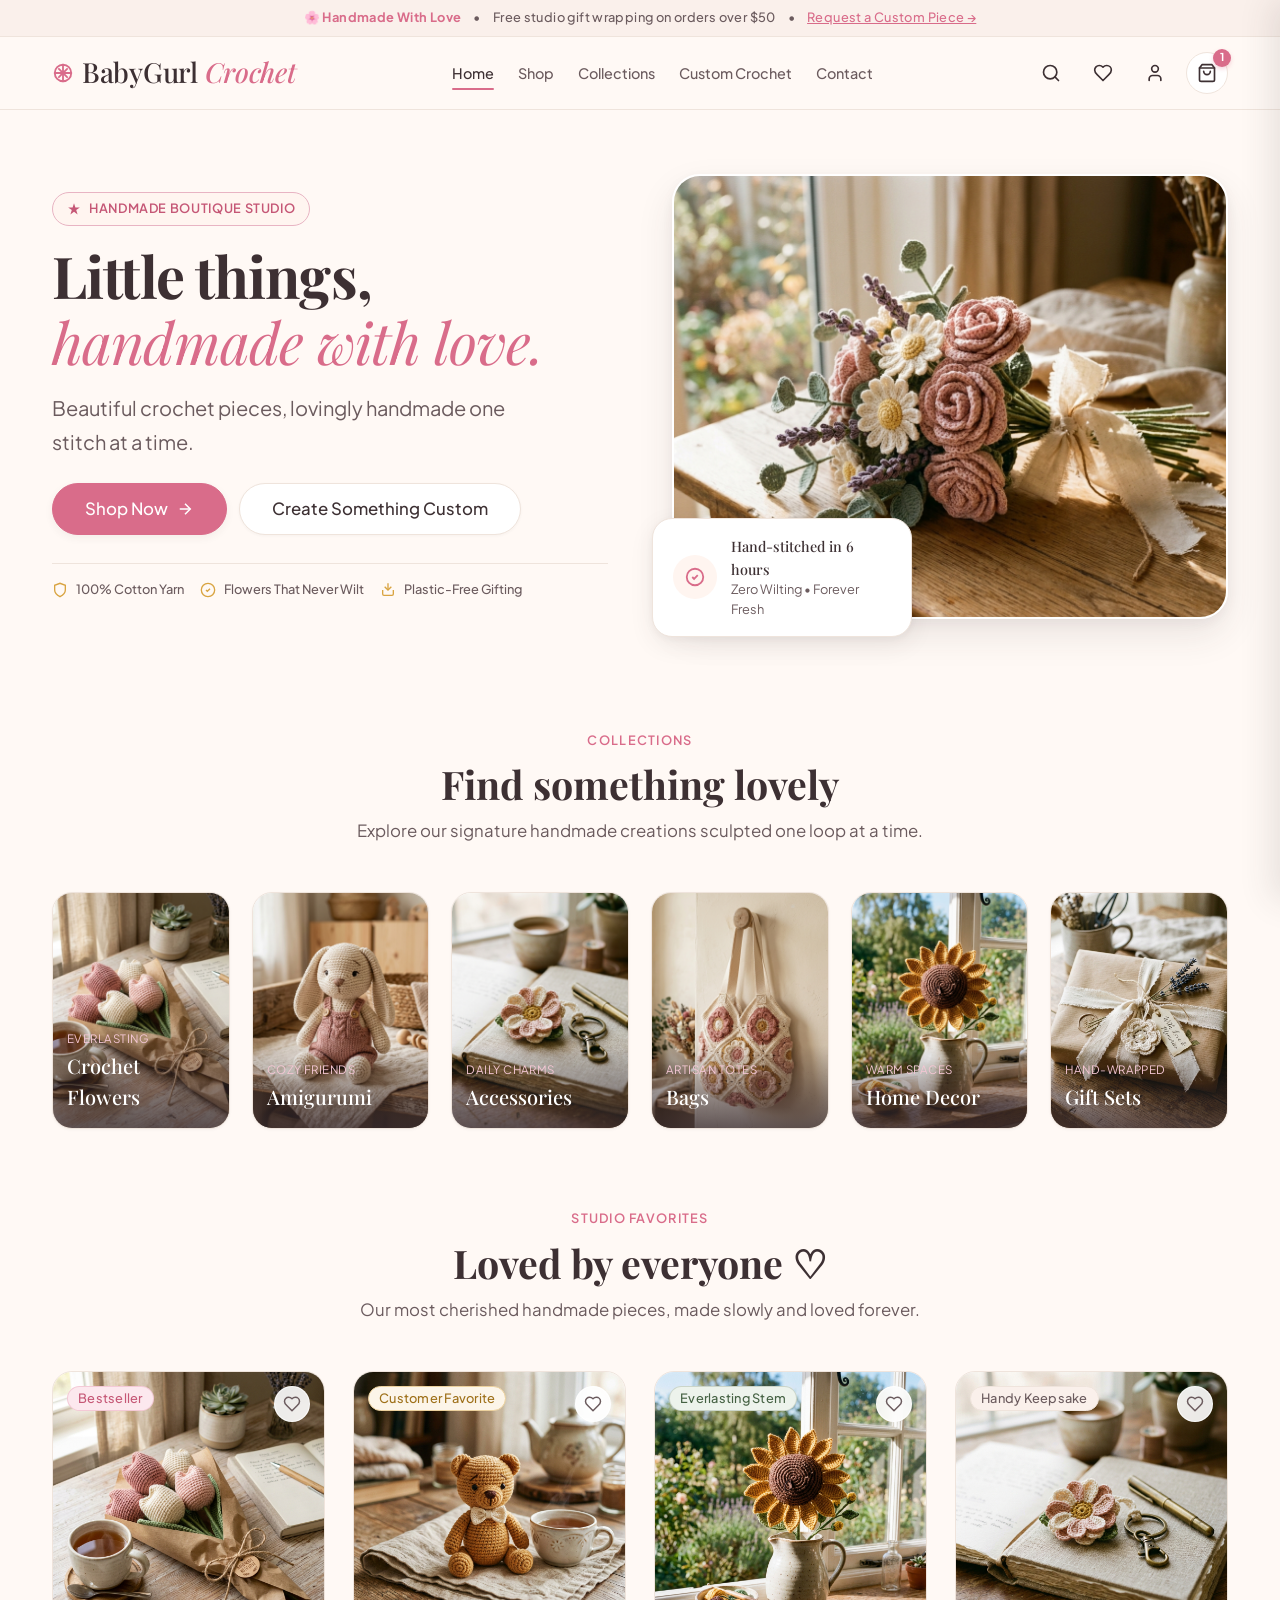
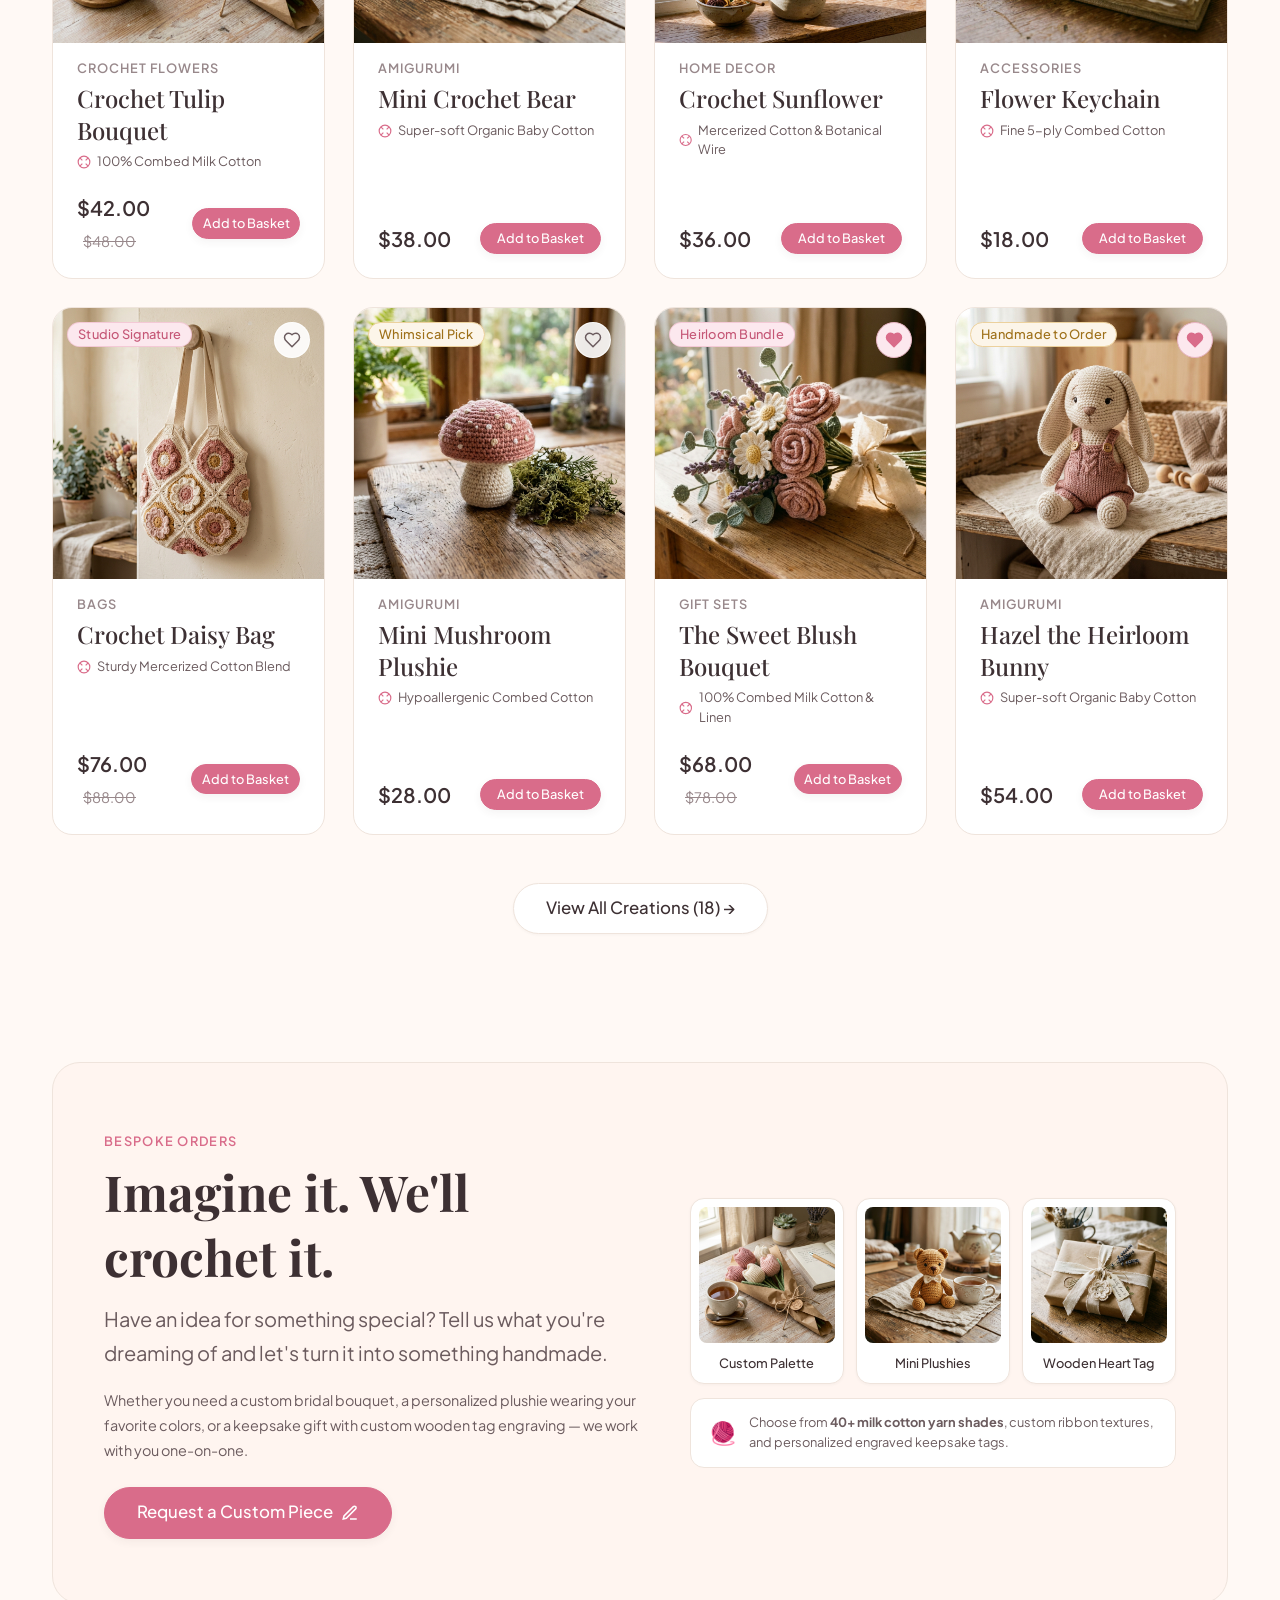
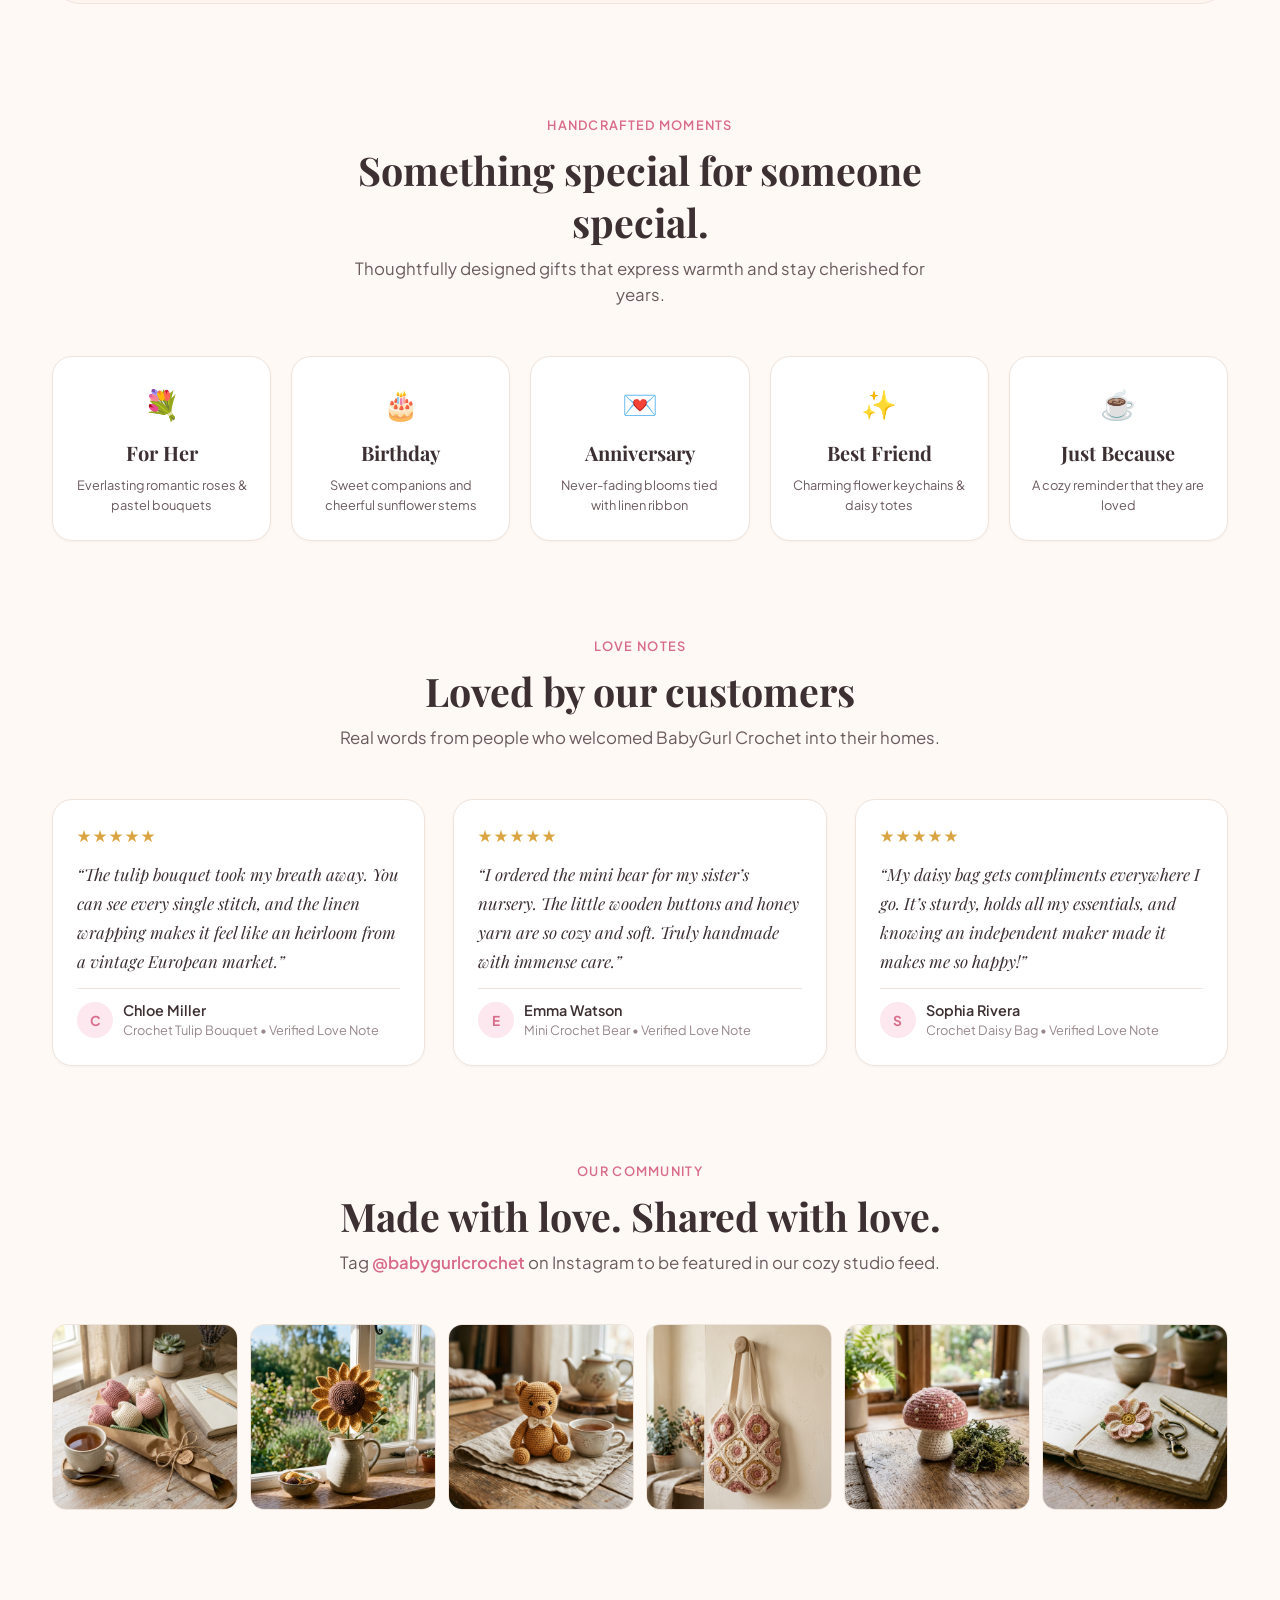
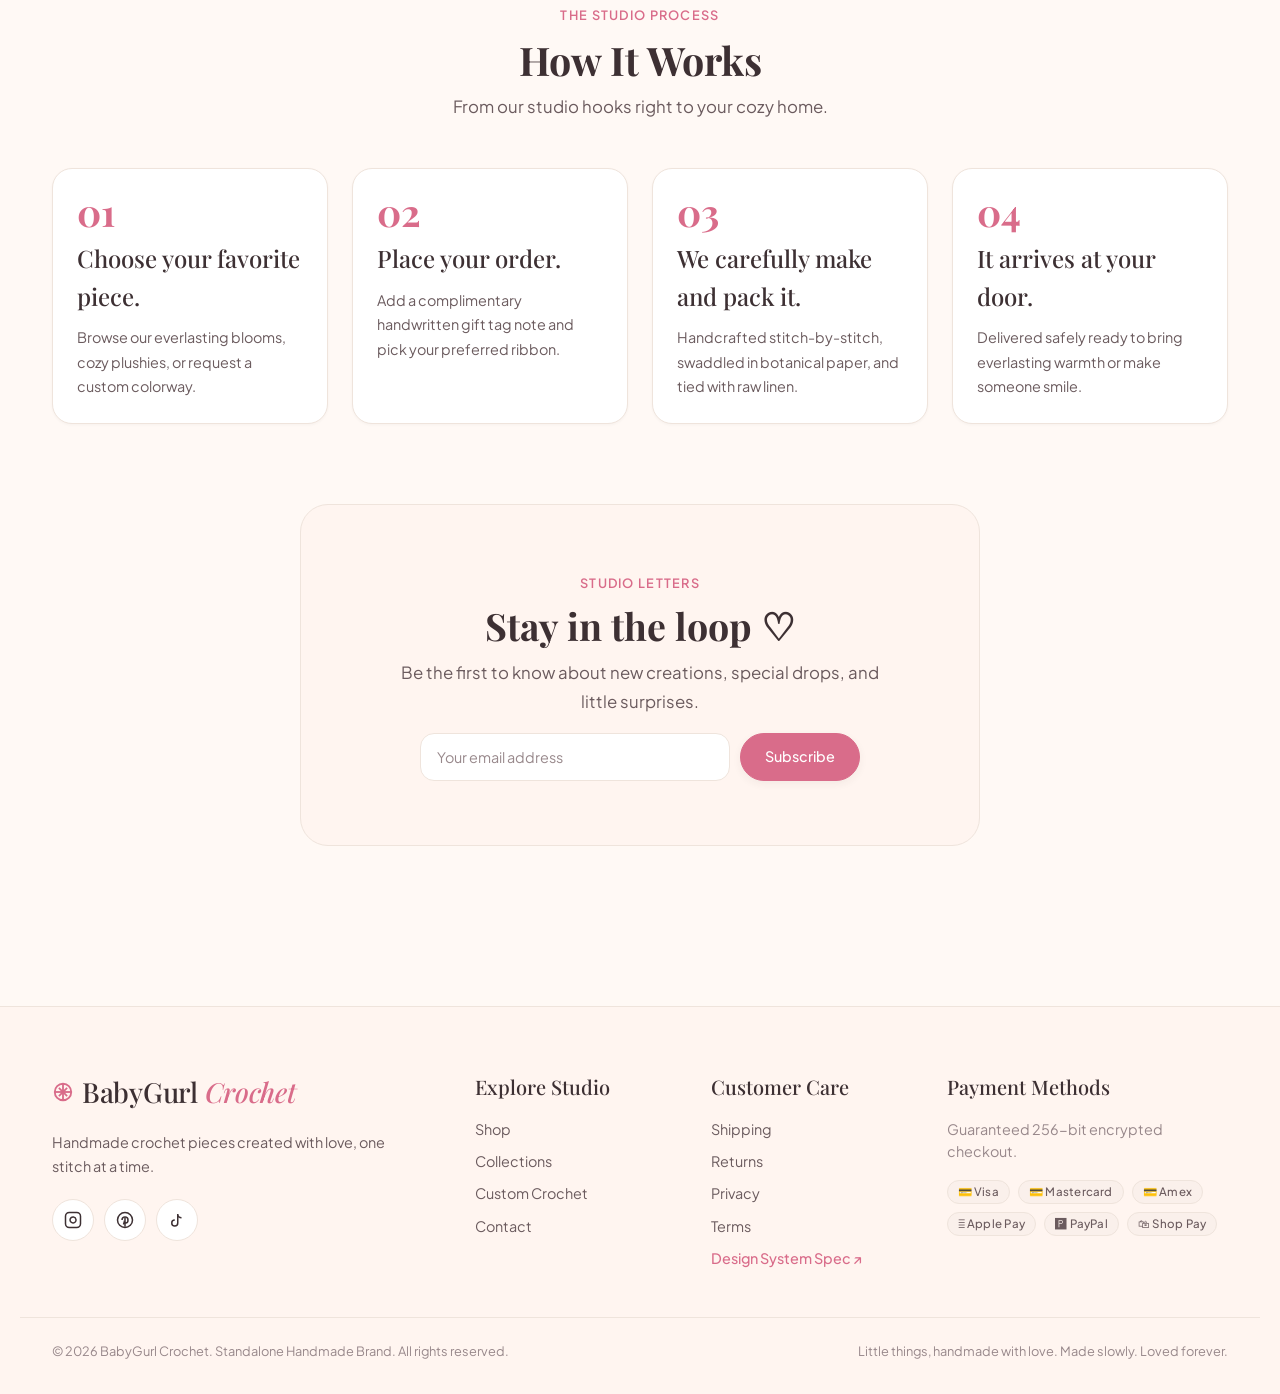
<file: index.html>
<!DOCTYPE html>
<html lang="en">
<head>
  <meta charset="UTF-8">
  <meta name="viewport" content="width=device-width, initial-scale=1.0">
  <title>BabyGurl Crochet | Little things, handmade with love.</title>
  <meta name="description" content="BabyGurl Crochet is an independent handmade crochet boutique selling everlasting flowers, amigurumi companions, bags, accessories, and bespoke gifts made one stitch at a time.">
  <meta name="theme-color" content="#FFF9F5">
  
  <!-- Favicon Stitch -->
  <link rel="icon" type="image/svg+xml" href="data:image/svg+xml,<svg xmlns='http://www.w3.org/2000/svg' viewBox='0 0 100 100'><text y='.9em' font-size='90'>🌸</text></svg>">

  <!-- Core Design System & Store Stylesheets -->
  <link rel="stylesheet" href="css/tokens.css">
  <link rel="stylesheet" href="css/components.css">
  <link rel="stylesheet" href="css/store.css">
</head>
<body>

  <!-- Top Announcement Bar -->
  <div class="announcement-bar" id="announcement-bar">
    <span>🌸 <strong>Handmade With Love</strong></span>
    <span>•</span>
    <span>Free studio gift wrapping on orders over $50</span>
    <span>•</span>
    <a href="custom-crochet.html" style="text-decoration: underline; color: var(--color-primary);">Request a Custom Piece →</a>
  </div>

  <!-- Header (Clean, Minimal, Premium) -->
  <header class="site-header" id="site-header">
    <div class="container header-inner">
      <!-- Left: BabyGurl Crochet Logo -->
      <a href="#home" class="brand-wordmark" id="brand-logo" aria-label="BabyGurl Crochet Home">
        <svg class="stitch-icon" viewBox="0 0 24 24" fill="none" stroke="currentColor" stroke-width="2" stroke-linecap="round" stroke-linejoin="round" aria-hidden="true">
          <circle cx="12" cy="12" r="9"/>
          <path d="M12 3v18"/>
          <path d="M3 12h18"/>
          <path d="m7.5 7.5 9 9"/>
          <path d="m16.5 7.5-9 9"/>
        </svg>
        <span>BabyGurl <span class="logo-accent">Crochet</span></span>
      </a>

      <!-- Center: Navigation -->
      <nav class="nav-desktop" aria-label="Main Navigation">
        <a href="#home" class="nav-link active" data-nav="home" id="nav-home">Home</a>
        <a href="shop.html" class="nav-link" id="nav-shop">Shop</a>
        <a href="collections.html" class="nav-link" id="nav-collections">Collections</a>
        <a href="custom-crochet.html" class="nav-link" id="nav-custom-crochet">Custom Crochet</a>
        <a href="#contact" class="nav-link" data-nav="contact" id="nav-contact">Contact</a>
      </nav>

      <!-- Right: Search, Wishlist, Account, Cart -->
      <div class="header-actions">
        <!-- Search Trigger -->
        <button type="button" class="btn-icon btn-icon-ghost" id="btn-header-search" onclick="openSearchModal()" aria-label="Search Shop" title="Search">
          <svg width="20" height="20" viewBox="0 0 24 24" fill="none" stroke="currentColor" stroke-width="2" stroke-linecap="round" stroke-linejoin="round">
            <circle cx="11" cy="11" r="8"/><path d="m21 21-4.3-4.3"/>
          </svg>
        </button>

        <!-- Wishlist Trigger -->
        <a href="#wishlist" class="btn-icon btn-icon-ghost" id="btn-header-wishlist" aria-label="View Wishlist" title="Wishlist">
          <svg width="20" height="20" viewBox="0 0 24 24" fill="none" stroke="currentColor" stroke-width="2" stroke-linecap="round" stroke-linejoin="round">
            <path d="M19 14c1.49-1.46 3-3.21 3-5.5A5.5 5.5 0 0 0 16.5 3c-1.76 0-3 .5-4.5 2-1.5-1.5-2.74-2-4.5-2A5.5 5.5 0 0 0 2 8.5c0 2.3 1.5 4.05 3 5.5l7 7Z"/>
          </svg>
        </a>

        <!-- Account Trigger -->
        <a href="account.html" class="btn-icon btn-icon-ghost" id="btn-header-account" aria-label="My Account" title="Account">
          <svg width="20" height="20" viewBox="0 0 24 24" fill="none" stroke="currentColor" stroke-width="2" stroke-linecap="round" stroke-linejoin="round">
            <path d="M19 21v-2a4 4 0 0 0-4-4H9a4 4 0 0 0-4 4v2"/><circle cx="12" cy="7" r="4"/>
          </svg>
        </a>

        <!-- Cart Trigger -->
        <button type="button" class="btn-icon cart-btn-indicator" id="btn-header-cart" onclick="openCartDrawer()" aria-label="Open Shopping Basket" title="Cart">
          <svg width="20" height="20" viewBox="0 0 24 24" fill="none" stroke="currentColor" stroke-width="2" stroke-linecap="round" stroke-linejoin="round">
            <path d="M6 2 3 6v14a2 2 0 0 0 2 2h14a2 2 0 0 0 2-2V6l-3-4Z"/><path d="M3 6h18"/><path d="M16 10a4 4 0 0 1-8 0"/>
          </svg>
          <span class="cart-badge-count" id="header-cart-badge">1</span>
        </button>
      </div>
    </div>
  </header>

  <!-- Mobile Bottom Quick Navigation Bar -->
  <nav class="mobile-bottom-nav" aria-label="Mobile Navigation">
    <a href="#home" class="mobile-bottom-item active" data-nav="home" id="mob-nav-home">
      <svg width="20" height="20" viewBox="0 0 24 24" fill="none" stroke="currentColor" stroke-width="2"><path d="m3 9 9-7 9 7v11a2 2 0 0 1-2 2H5a2 2 0 0 1-2-2z"/><polyline points="9 22 9 12 15 12 15 22"/></svg>
      <span>Home</span>
    </a>
    <a href="shop.html" class="mobile-bottom-item" id="mob-nav-shop">
      <svg width="20" height="20" viewBox="0 0 24 24" fill="none" stroke="currentColor" stroke-width="2"><circle cx="8" cy="21" r="1"/><circle cx="19" cy="21" r="1"/><path d="M2.05 2.05h2l2.66 12.42a2 2 0 0 0 2 1.58h9.78a2 2 0 0 0 1.95-1.57l1.65-7.43H5.12"/></svg>
      <span>Shop</span>
    </a>
    <a href="#custom-crochet" class="mobile-bottom-item" data-nav="custom-crochet" id="mob-nav-custom">
      <svg width="20" height="20" viewBox="0 0 24 24" fill="none" stroke="currentColor" stroke-width="2"><path d="M12 20h9"/><path d="M16.5 3.5a2.121 2.121 0 0 1 3 3L7 19l-4 1 1-4L16.5 3.5z"/></svg>
      <span>Custom</span>
    </a>
    <a href="#wishlist" class="mobile-bottom-item" data-nav="wishlist" id="mob-nav-wishlist">
      <svg width="20" height="20" viewBox="0 0 24 24" fill="none" stroke="currentColor" stroke-width="2"><path d="M19 14c1.49-1.46 3-3.21 3-5.5A5.5 5.5 0 0 0 16.5 3c-1.76 0-3 .5-4.5 2-1.5-1.5-2.74-2-4.5-2A5.5 5.5 0 0 0 2 8.5c0 2.3 1.5 4.05 3 5.5l7 7Z"/></svg>
      <span>Wishlist</span>
    </a>
    <a href="#cart" class="mobile-bottom-item" onclick="openCartDrawer(); return false;" id="mob-nav-cart">
      <svg width="20" height="20" viewBox="0 0 24 24" fill="none" stroke="currentColor" stroke-width="2"><path d="M6 2 3 6v14a2 2 0 0 0 2 2h14a2 2 0 0 0 2-2V6l-3-4Z"/><path d="M3 6h18"/></svg>
      <span>Cart</span>
    </a>
  </nav>

  <!-- =========================================================================
       HOMEPAGE MAIN CONTENT
       ========================================================================= -->
  <main id="main-content">

    <!-- 1. HERO SECTION -->
    <section class="hero-section" id="section-hero" aria-labelledby="hero-headline">
      <div class="container hero-grid">
        <div class="hero-content">
          <div class="hero-eyebrow">
            <svg width="14" height="14" viewBox="0 0 24 24" fill="currentColor"><path d="m12 2 2.4 7.4h7.6l-6.2 4.5 2.4 7.4-6.2-4.5-6.2 4.5 2.4-7.4-6.2-4.5h7.6z"/></svg>
            <span>Handmade Boutique Studio</span>
          </div>
          <h1 class="hero-title" id="hero-headline">
            Little things, <br>
            <span class="title-italic">handmade with love.</span>
          </h1>
          <p class="hero-desc">
            Beautiful crochet pieces, lovingly handmade one stitch at a time.
          </p>
          <div class="hero-actions">
            <a href="shop.html" class="btn btn-primary btn-lg" id="cta-hero-shop">
              Shop Now
              <svg width="18" height="18" viewBox="0 0 24 24" fill="none" stroke="currentColor" stroke-width="2"><path d="M5 12h14"/><path d="m12 5 7 7-7 7"/></svg>
            </a>
            <a href="custom-crochet.html" class="btn btn-secondary btn-lg" id="cta-hero-custom">
              Create Something Custom
            </a>
          </div>
          <div class="hero-trust-row">
            <div class="hero-trust-item">
              <svg viewBox="0 0 24 24" fill="none" stroke="currentColor" stroke-width="2"><path d="M12 22s8-4 8-10V5l-8-3-8 3v7c0 6 8 10 8 10z"/></svg>
              <span>100% Cotton Yarn</span>
            </div>
            <div class="hero-trust-item">
              <svg viewBox="0 0 24 24" fill="none" stroke="currentColor" stroke-width="2"><circle cx="12" cy="12" r="10"/><path d="m9 12 2 2 4-4"/></svg>
              <span>Flowers That Never Wilt</span>
            </div>
            <div class="hero-trust-item">
              <svg viewBox="0 0 24 24" fill="none" stroke="currentColor" stroke-width="2"><path d="M20 12v6a2 2 0 0 1-2 2H6a2 2 0 0 1-2-2v-6"/><path d="M12 2v10"/><path d="m17 7-5 5-5-5"/></svg>
              <span>Plastic-Free Gifting</span>
            </div>
          </div>
        </div>

        <div class="hero-visual">
          <div class="hero-image-frame">
            <img src="assets/images/bouquet.jpg" alt="Realistic artisanal handmade crochet flower bouquet in dusty rose and cream" loading="eager" fetchpriority="high">
          </div>
          <div class="hero-floating-card">
            <div class="card-icon-box">
              <svg width="22" height="22" viewBox="0 0 24 24" fill="none" stroke="currentColor" stroke-width="2"><circle cx="12" cy="12" r="9"/><path d="m9 12 2 2 4-4"/></svg>
            </div>
            <div>
              <div class="card-title">Hand-stitched in 6 hours</div>
              <div class="card-subtitle">Zero Wilting • Forever Fresh</div>
            </div>
          </div>
        </div>
      </div>
    </section>

    <!-- 2. FEATURED CATEGORIES -->
    <section class="container" style="padding-top: var(--space-2xl); padding-bottom: var(--space-xl);" aria-labelledby="cat-heading">
      <div class="section-header">
        <span class="section-tag">Collections</span>
        <h2 class="section-title" id="cat-heading">Find something lovely</h2>
        <p class="section-desc">Explore our signature handmade creations sculpted one loop at a time.</p>
      </div>

      <div class="category-visual-grid">
        <!-- 1. Crochet Flowers -->
        <a href="#shop" class="category-visual-card" onclick="renderProducts('Flowers')">
          <img src="assets/images/tulips.jpg" alt="Crochet Flowers category" class="category-visual-img" loading="lazy">
          <div class="category-visual-overlay">
            <span class="category-visual-subtitle">Everlasting</span>
            <span class="category-visual-title">Crochet Flowers</span>
          </div>
        </a>

        <!-- 2. Amigurumi -->
        <a href="#shop" class="category-visual-card" onclick="renderProducts('Amigurumi')">
          <img src="assets/images/bunny.jpg" alt="Amigurumi plushies category" class="category-visual-img" loading="lazy">
          <div class="category-visual-overlay">
            <span class="category-visual-subtitle">Cozy Friends</span>
            <span class="category-visual-title">Amigurumi</span>
          </div>
        </a>

        <!-- 3. Accessories -->
        <a href="#shop" class="category-visual-card" onclick="renderProducts('Accessories')">
          <img src="assets/images/keychain.jpg" alt="Crochet Accessories category" class="category-visual-img" loading="lazy">
          <div class="category-visual-overlay">
            <span class="category-visual-subtitle">Daily Charms</span>
            <span class="category-visual-title">Accessories</span>
          </div>
        </a>

        <!-- 4. Bags -->
        <a href="#shop" class="category-visual-card" onclick="renderProducts('Bags')">
          <img src="assets/images/tote.jpg" alt="Handmade Crochet Bags category" class="category-visual-img" loading="lazy">
          <div class="category-visual-overlay">
            <span class="category-visual-subtitle">Artisan Totes</span>
            <span class="category-visual-title">Bags</span>
          </div>
        </a>

        <!-- 5. Home Decor -->
        <a href="#shop" class="category-visual-card" onclick="renderProducts('Home Decor')">
          <img src="assets/images/sunflower.jpg" alt="Crochet Home Decor category" class="category-visual-img" loading="lazy">
          <div class="category-visual-overlay">
            <span class="category-visual-subtitle">Warm Spaces</span>
            <span class="category-visual-title">Home Decor</span>
          </div>
        </a>

        <!-- 6. Gift Sets -->
        <a href="#shop" class="category-visual-card" onclick="renderProducts('Gift Sets')">
          <img src="assets/images/giftbox.jpg" alt="Crochet Gift Sets category" class="category-visual-img" loading="lazy">
          <div class="category-visual-overlay">
            <span class="category-visual-subtitle">Hand-Wrapped</span>
            <span class="category-visual-title">Gift Sets</span>
          </div>
        </a>
      </div>
    </section>

    <!-- 3. BEST SELLERS -->
    <section class="container" style="padding-top: var(--space-2xl); padding-bottom: var(--space-3xl);" aria-labelledby="bestsellers-heading">
      <div class="section-header">
        <span class="section-tag">Studio Favorites</span>
        <h2 class="section-title" id="bestsellers-heading">Loved by everyone ♡</h2>
        <p class="section-desc">Our most cherished handmade pieces, made slowly and loved forever.</p>
      </div>

      <div class="product-grid" id="products-grid">
        <!-- Rendered via store.js:
             1. Crochet Tulip Bouquet ($42.00)
             2. Mini Crochet Bear ($38.00)
             3. Crochet Sunflower ($36.00)
             4. Flower Keychain ($18.00)
             5. Crochet Daisy Bag ($76.00)
             6. Mini Mushroom Plushie ($28.00)
        -->
      </div>

      <div style="text-align: center; margin-top: var(--space-2xl);">
        <a href="#shop" class="btn btn-secondary btn-lg" onclick="renderProducts('All')">
          View All Creations (18) →
        </a>
      </div>
    </section>



    <!-- 5. CUSTOM CROCHET -->
    <section class="custom-crochet-section" id="section-custom" aria-labelledby="custom-title">
      <div class="container">
        <div class="custom-crochet-card">
          <div class="custom-crochet-grid">
            <div>
              <span class="section-tag">Bespoke Orders</span>
              <h2 class="heading-1" id="custom-title" style="margin-top: 6px; margin-bottom: 12px;">Imagine it. We'll crochet it.</h2>
              <p class="body-lead" style="margin-bottom: 18px;">
                Have an idea for something special? Tell us what you're dreaming of and let's turn it into something handmade.
              </p>
              <p style="color: var(--color-dark-muted); font-size: var(--text-sm); line-height: var(--leading-relaxed); margin-bottom: 24px;">
                Whether you need a custom bridal bouquet, a personalized plushie wearing your favorite colors, or a keepsake gift with custom wooden tag engraving — we work with you one-on-one.
              </p>
              <a href="#custom-crochet" class="btn btn-primary btn-lg">
                Request a Custom Piece
                <svg width="18" height="18" viewBox="0 0 24 24" fill="none" stroke="currentColor" stroke-width="2"><path d="M12 20h9"/><path d="M16.5 3.5a2.121 2.121 0 0 1 3 3L7 19l-4 1 1-4L16.5 3.5z"/></svg>
              </a>
            </div>

            <div>
              <div class="custom-samples-row">
                <div class="custom-sample-thumb">
                  <img src="assets/images/tulips.jpg" alt="Custom tulip bouquet palette">
                  <span class="custom-sample-label">Custom Palette</span>
                </div>
                <div class="custom-sample-thumb">
                  <img src="assets/images/bear.jpg" alt="Custom plushie outfit">
                  <span class="custom-sample-label">Mini Plushies</span>
                </div>
                <div class="custom-sample-thumb">
                  <img src="assets/images/giftbox.jpg" alt="Personalized wooden tag and gift note">
                  <span class="custom-sample-label">Wooden Heart Tag</span>
                </div>
              </div>
              <div style="background: var(--bg-surface); border: 1px solid var(--border-card); border-radius: var(--radius-md); padding: 14px 18px; margin-top: 14px; display: flex; align-items: center; gap: 12px;">
                <span style="font-size: 1.4rem;">🧶</span>
                <span style="font-size: var(--text-xs); color: var(--color-dark-muted);">
                  Choose from <strong>40+ milk cotton yarn shades</strong>, custom ribbon textures, and personalized engraved keepsake tags.
                </span>
              </div>
            </div>
          </div>
        </div>
      </div>
    </section>

    <!-- 6. GIFTING -->
    <section class="container" style="padding-top: var(--space-2xl); padding-bottom: var(--space-2xl);" aria-labelledby="gifting-title">
      <div class="section-header">
        <span class="section-tag">Handcrafted Moments</span>
        <h2 class="section-title" id="gifting-title">Something special for someone special.</h2>
        <p class="section-desc">Thoughtfully designed gifts that express warmth and stay cherished for years.</p>
      </div>

      <div class="gifting-grid">
        <!-- 1. For Her -->
        <a href="#shop" class="gifting-card" onclick="renderProducts('Flowers')">
          <span class="gifting-card-icon">💐</span>
          <h3 class="gifting-card-title">For Her</h3>
          <span class="gifting-card-sub">Everlasting romantic roses & pastel bouquets</span>
        </a>

        <!-- 2. Birthday -->
        <a href="#shop" class="gifting-card" onclick="renderProducts('Amigurumi')">
          <span class="gifting-card-icon">🎂</span>
          <h3 class="gifting-card-title">Birthday</h3>
          <span class="gifting-card-sub">Sweet companions and cheerful sunflower stems</span>
        </a>

        <!-- 3. Anniversary -->
        <a href="#shop" class="gifting-card" onclick="renderProducts('Gift Sets')">
          <span class="gifting-card-icon">💌</span>
          <h3 class="gifting-card-title">Anniversary</h3>
          <span class="gifting-card-sub">Never-fading blooms tied with linen ribbon</span>
        </a>

        <!-- 4. Best Friend -->
        <a href="#shop" class="gifting-card" onclick="renderProducts('Accessories')">
          <span class="gifting-card-icon">✨</span>
          <h3 class="gifting-card-title">Best Friend</h3>
          <span class="gifting-card-sub">Charming flower keychains & daisy totes</span>
        </a>

        <!-- 5. Just Because -->
        <a href="#shop" class="gifting-card" onclick="renderProducts('Flowers')">
          <span class="gifting-card-icon">☕</span>
          <h3 class="gifting-card-title">Just Because</h3>
          <span class="gifting-card-sub">A cozy reminder that they are loved</span>
        </a>
      </div>
    </section>

    <!-- 7. CUSTOMER REVIEWS -->
    <section class="container" style="padding-top: var(--space-2xl); padding-bottom: var(--space-2xl);" aria-labelledby="reviews-title">
      <div class="section-header">
        <span class="section-tag">Love Notes</span>
        <h2 class="section-title" id="reviews-title">Loved by our customers</h2>
        <p class="section-desc">Real words from people who welcomed BabyGurl Crochet into their homes.</p>
      </div>

      <div class="reviews-grid">
        <div class="review-card">
          <div class="review-stars">★★★★★</div>
          <p class="review-text">
            “The tulip bouquet took my breath away. You can see every single stitch, and the linen wrapping makes it feel like an heirloom from a vintage European market.”
          </p>
          <div class="review-author">
            <div class="review-avatar">C</div>
            <div>
              <div class="review-author-name">Chloe Miller</div>
              <div class="review-item-tag">Crochet Tulip Bouquet • Verified Love Note</div>
            </div>
          </div>
        </div>

        <div class="review-card">
          <div class="review-stars">★★★★★</div>
          <p class="review-text">
            “I ordered the mini bear for my sister’s nursery. The little wooden buttons and honey yarn are so cozy and soft. Truly handmade with immense care.”
          </p>
          <div class="review-author">
            <div class="review-avatar">E</div>
            <div>
              <div class="review-author-name">Emma Watson</div>
              <div class="review-item-tag">Mini Crochet Bear • Verified Love Note</div>
            </div>
          </div>
        </div>

        <div class="review-card">
          <div class="review-stars">★★★★★</div>
          <p class="review-text">
            “My daisy bag gets compliments everywhere I go. It’s sturdy, holds all my essentials, and knowing an independent maker made it makes me so happy!”
          </p>
          <div class="review-author">
            <div class="review-avatar">S</div>
            <div>
              <div class="review-author-name">Sophia Rivera</div>
              <div class="review-item-tag">Crochet Daisy Bag • Verified Love Note</div>
            </div>
          </div>
        </div>
      </div>
    </section>

    <!-- 8. CUSTOMER PHOTO GALLERY -->
    <section class="container" style="padding-top: var(--space-2xl); padding-bottom: var(--space-2xl);" aria-labelledby="gallery-title">
      <div class="section-header">
        <span class="section-tag">Our Community</span>
        <h2 class="section-title" id="gallery-title">Made with love. Shared with love.</h2>
        <p class="section-desc">
          Tag <a href="https://instagram.com" target="_blank" rel="noopener" style="color: var(--color-primary); font-weight: var(--weight-semibold);">@babygurlcrochet</a> on Instagram to be featured in our cozy studio feed.
        </p>
      </div>

      <div class="gallery-grid">
        <div class="gallery-tile">
          <img src="assets/images/tulips.jpg" alt="Customer cozy desk with crochet tulips" loading="lazy">
          <div class="gallery-tile-overlay">@babygurlcrochet ♡</div>
        </div>
        <div class="gallery-tile">
          <img src="assets/images/sunflower.jpg" alt="Customer window with crochet sunflower" loading="lazy">
          <div class="gallery-tile-overlay">@babygurlcrochet ♡</div>
        </div>
        <div class="gallery-tile">
          <img src="assets/images/bear.jpg" alt="Customer bed with mini crochet bear" loading="lazy">
          <div class="gallery-tile-overlay">@babygurlcrochet ♡</div>
        </div>
        <div class="gallery-tile">
          <img src="assets/images/tote.jpg" alt="Customer carrying crochet daisy bag" loading="lazy">
          <div class="gallery-tile-overlay">@babygurlcrochet ♡</div>
        </div>
        <div class="gallery-tile">
          <img src="assets/images/mushroom.jpg" alt="Customer bookshelf with mushroom plushie" loading="lazy">
          <div class="gallery-tile-overlay">@babygurlcrochet ♡</div>
        </div>
        <div class="gallery-tile">
          <img src="assets/images/keychain.jpg" alt="Customer keys with flower keychain" loading="lazy">
          <div class="gallery-tile-overlay">@babygurlcrochet ♡</div>
        </div>
      </div>
    </section>

    <!-- 9. HOW IT WORKS -->
    <section class="container" style="padding-top: var(--space-2xl); padding-bottom: var(--space-2xl);" aria-labelledby="steps-title">
      <div class="section-header">
        <span class="section-tag">The Studio Process</span>
        <h2 class="section-title" id="steps-title">How It Works</h2>
        <p class="section-desc">From our studio hooks right to your cozy home.</p>
      </div>

      <div class="steps-grid">
        <div class="step-card">
          <span class="step-number">01</span>
          <h3 class="step-title">Choose your favorite piece.</h3>
          <p class="step-desc">Browse our everlasting blooms, cozy plushies, or request a custom colorway.</p>
        </div>

        <div class="step-card">
          <span class="step-number">02</span>
          <h3 class="step-title">Place your order.</h3>
          <p class="step-desc">Add a complimentary handwritten gift tag note and pick your preferred ribbon.</p>
        </div>

        <div class="step-card">
          <span class="step-number">03</span>
          <h3 class="step-title">We carefully make and pack it.</h3>
          <p class="step-desc">Handcrafted stitch-by-stitch, swaddled in botanical paper, and tied with raw linen.</p>
        </div>

        <div class="step-card">
          <span class="step-number">04</span>
          <h3 class="step-title">It arrives at your door.</h3>
          <p class="step-desc">Delivered safely ready to bring everlasting warmth or make someone smile.</p>
        </div>
      </div>
    </section>

    <!-- 10. NEWSLETTER -->
    <section class="container" style="padding-top: var(--space-xl); padding-bottom: var(--space-3xl);" aria-labelledby="newsletter-title">
      <div class="newsletter-card">
        <span class="section-tag">Studio Letters</span>
        <h2 class="heading-2" id="newsletter-title" style="margin-top: 6px; margin-bottom: 8px;">Stay in the loop ♡</h2>
        <p class="body-lead" style="font-size: var(--text-base); max-width: 480px; margin: 0 auto;">
          Be the first to know about new creations, special drops, and little surprises.
        </p>
        <form class="newsletter-form" onsubmit="event.preventDefault(); showToast('Welcome to the BabyGurl Crochet circle ♡'); this.reset();">
          <input type="email" class="form-input" placeholder="Your email address" required aria-label="Your email address">
          <button type="submit" class="btn btn-primary btn-md">
            Subscribe
          </button>
        </form>
      </div>
    </section>

    <!-- =========================================================================
         ADDITIONAL STORE VIEWS (FOR FULL CLIENT-SIDE NAVIGATION)
         ========================================================================= -->
    <!-- Shop / Catalog View -->
    <div class="view-container" id="view-shop" style="display: none;">
      <section class="container" style="padding-top: var(--space-xl); padding-bottom: var(--space-3xl);">
        <div class="section-header">
          <span class="section-tag">Full Catalog</span>
          <h1 class="section-title">All Handmade Creations</h1>
          <p class="section-desc">Handcrafted with care, intention, and premium combed cotton.</p>
        </div>
        <div class="product-grid" id="shop-products-grid"></div>
      </section>
    </div>

    <!-- Collections View -->
    <div class="view-container" id="view-collections" style="display: none;">
      <section class="container" style="padding-top: var(--space-xl); padding-bottom: var(--space-3xl);">
        <div class="section-header">
          <span class="section-tag">Curated Series</span>
          <h1 class="section-title">Seasonal Collections</h1>
        </div>
        <div style="display: grid; grid-template-columns: repeat(auto-fit, minmax(300px, 1fr)); gap: 24px;">
          <div style="background: var(--bg-surface); border-radius: var(--radius-xl); overflow: hidden; border: 1px solid var(--border-card);">
            <img src="assets/images/bouquet.jpg" alt="Botanical Romance Series" style="width: 100%; height: 260px; object-fit: cover;">
            <div style="padding: 24px;">
              <span class="badge badge-rose">Spring / Summer</span>
              <h3 class="heading-2" style="margin-top: 8px;">Botanical Romance</h3>
              <p class="text-muted" style="margin: 8px 0 16px;">Everlasting tea roses, daisies, and lavender sprigs.</p>
              <button class="btn btn-secondary btn-sm" onclick="navigateTo('shop'); renderProducts('Flowers');">Explore 7 Blooms →</button>
            </div>
          </div>
          <div style="background: var(--bg-surface); border-radius: var(--radius-xl); overflow: hidden; border: 1px solid var(--border-card);">
            <img src="assets/images/bear.jpg" alt="Heirloom Nursery Series" style="width: 100%; height: 260px; object-fit: cover;">
            <div style="padding: 24px;">
              <span class="badge badge-gold">Heirloom Plush</span>
              <h3 class="heading-2" style="margin-top: 8px;">Heirloom Friends</h3>
              <p class="text-muted" style="margin: 8px 0 16px;">Organic amigurumi companions with wooden buttons.</p>
              <button class="btn btn-secondary btn-sm" onclick="navigateTo('shop'); renderProducts('Amigurumi');">Explore Plushies →</button>
            </div>
          </div>
        </div>
      </section>
    </div>

    <!-- Custom Crochet View -->
    <div class="view-container" id="view-custom-crochet" style="display: none;">
      <section class="container container-narrow" style="padding-top: var(--space-xl); padding-bottom: var(--space-3xl);">
        <div class="section-header">
          <span class="section-tag">Custom Piece Request</span>
          <h1 class="section-title">Imagine it. We'll crochet it.</h1>
          <p class="section-desc">Tell us what you're dreaming of and let's turn it into something handmade.</p>
        </div>
        <div class="custom-order-panel">
          <form onsubmit="handleCustomOrderSubmit(event)">
            <div class="form-group">
              <label class="form-label">What would you like us to crochet?</label>
              <select name="custom_type" class="form-select" required>
                <option value="custom_bouquet">Custom Floral Bouquet (Everlasting)</option>
                <option value="bridal_stems">Bridal & Wedding Keepsake Stems</option>
                <option value="custom_plushie">Personalized Plushie Companion</option>
                <option value="custom_bag">Bespoke Colorway Daisy Bag</option>
                <option value="other">Other One-of-a-Kind Vision</option>
              </select>
            </div>
            <div class="form-group">
              <label class="form-label">Color Palette Preference</label>
              <div class="swatch-group">
                <label class="swatch-item" title="Dusty Rose & Cream">
                  <input type="radio" name="color_palette" value="dusty_rose" checked>
                  <span class="swatch-circle" style="background: #D96C8A;"></span>
                </label>
                <label class="swatch-item" title="Blush & Vanilla">
                  <input type="radio" name="color_palette" value="blush">
                  <span class="swatch-circle" style="background: #F3C6D3;"></span>
                </label>
                <label class="swatch-item" title="Honey Gold & Oatmeal">
                  <input type="radio" name="color_palette" value="gold">
                  <span class="swatch-circle" style="background: #D9A441;"></span>
                </label>
                <label class="swatch-item" title="Eucalyptus Sage">
                  <input type="radio" name="color_palette" value="sage">
                  <span class="swatch-circle" style="background: #7B8F77;"></span>
                </label>
              </div>
            </div>
            <div class="form-group">
              <label class="form-label">Describe your idea or inspiration</label>
              <textarea name="custom_details" class="form-textarea" placeholder="Include flower varieties, sizes, or special personal touches..." required></textarea>
            </div>
            <div style="display: grid; grid-template-columns: 1fr 1fr; gap: 16px;">
              <div class="form-group">
                <label class="form-label">Your Name</label>
                <input type="text" name="customer_name" class="form-input" placeholder="Maya Jensen" required>
              </div>
              <div class="form-group">
                <label class="form-label">Your Email</label>
                <input type="email" name="customer_email" class="form-input" placeholder="maya@example.com" required>
              </div>
            </div>
            <button type="submit" class="btn btn-primary btn-lg" style="width: 100%; margin-top: 12px;">
              Submit Custom Request 🌸
            </button>
          </form>
        </div>
      </section>
    </div>



    <!-- Contact View -->
    <div class="view-container" id="view-contact" style="display: none;">
      <section class="container container-narrow" style="padding-top: var(--space-xl); padding-bottom: var(--space-3xl);">
        <div class="section-header">
          <span class="section-tag">Let's Connect</span>
          <h1 class="section-title">Get in Touch</h1>
          <p class="section-desc">Have a question about a product, shipping, or custom piece? Send a note.</p>
        </div>
        <div class="custom-order-panel">
          <form onsubmit="event.preventDefault(); showToast('Thank you! Your note has been delivered to our studio ♡'); this.reset();">
            <div style="display: grid; grid-template-columns: 1fr 1fr; gap: 16px;">
              <div class="form-group">
                <label class="form-label">Name</label>
                <input type="text" class="form-input" placeholder="Your name" required>
              </div>
              <div class="form-group">
                <label class="form-label">Email</label>
                <input type="email" class="form-input" placeholder="you@example.com" required>
              </div>
            </div>
            <div class="form-group">
              <label class="form-label">Message</label>
              <textarea class="form-textarea" placeholder="How can we help you?" required></textarea>
            </div>
            <button type="submit" class="btn btn-primary btn-lg" style="width: 100%;">
              Send Note to Studio
            </button>
          </form>
        </div>
      </section>
    </div>

    <!-- Wishlist View -->
    <div class="view-container" id="view-wishlist" style="display: none;">
      <section class="container" style="padding-top: var(--space-xl); padding-bottom: var(--space-3xl);">
        <div class="section-header">
          <span class="section-tag">Saved Items</span>
          <h1 class="section-title">Your Studio Wishlist</h1>
        </div>
        <div class="product-grid" id="wishlist-products-grid"></div>
      </section>
    </div>

    <!-- Customer Account View -->
    <div class="view-container" id="view-account" style="display: none;">
      <section class="container container-narrow" style="padding-top: var(--space-xl); padding-bottom: var(--space-3xl);">
        <div class="section-header">
          <span class="section-tag">Customer Club</span>
          <h1 class="section-title">My Studio Account</h1>
        </div>
        <div class="custom-order-panel">
          <div style="display: flex; align-items: center; gap: 16px; margin-bottom: 20px;">
            <div style="width: 52px; height: 52px; border-radius: var(--radius-full); background: var(--color-primary-light); color: var(--color-primary); display: flex; align-items: center; justify-content: center; font-size: 1.4rem; font-weight: bold;">
              M
            </div>
            <div>
              <h3 class="heading-3">Maya Jensen</h3>
              <span class="text-subtle">Member • 120 Yarn Hearts</span>
            </div>
          </div>
          <div style="border-top: 1px solid var(--border-card); padding-top: 16px;">
            <h4 class="heading-4" style="margin-bottom: 8px;">Order History</h4>
            <div style="background: var(--bg-surface-warm); border: 1px solid var(--border-card); border-radius: var(--radius-md); padding: 14px; display: flex; justify-content: space-between; align-items: center;">
              <div>
                <strong>Order #BGC-84920</strong>
                <div class="text-subtle">Crochet Tulip Bouquet • $42.00</div>
              </div>
              <span class="badge badge-rose">Handcrafted & Shipped</span>
            </div>
          </div>
        </div>
      </section>
    </div>

    <!-- Product Details Single View -->
    <div class="view-container" id="view-product" style="display: none;"></div>

  </main>

  <!-- =========================================================================
       FOOTER
       ========================================================================= -->
  <footer class="site-footer">
    <div class="container footer-grid">
      <!-- Col 1: Logo & Short Description -->
      <div class="footer-brand-col">
        <a href="#home" class="brand-wordmark">
          <svg class="stitch-icon" viewBox="0 0 24 24" fill="none" stroke="currentColor" stroke-width="2"><circle cx="12" cy="12" r="9"/><path d="M12 3v18"/><path d="M3 12h18"/><path d="m7.5 7.5 9 9"/><path d="m16.5 7.5-9 9"/></svg>
          <span>BabyGurl <span class="logo-accent">Crochet</span></span>
        </a>
        <p class="body-lead" style="font-size: var(--text-sm); max-width: 340px;">
          Handmade crochet pieces created with love, one stitch at a time.
        </p>
        <div style="display: flex; gap: 10px; margin-top: 4px;">
          <!-- Instagram -->
          <a href="https://instagram.com" target="_blank" rel="noopener" class="btn-icon" aria-label="Instagram" title="Instagram">
            <svg width="18" height="18" viewBox="0 0 24 24" fill="none" stroke="currentColor" stroke-width="2"><rect width="20" height="20" x="2" y="2" rx="5" ry="5"/><path d="M16 11.37A4 4 0 1 1 12.63 8 4 4 0 0 1 16 11.37z"/><line x1="17.5" x2="17.51" y1="6.5" y2="6.5"/></svg>
          </a>
          <!-- Pinterest -->
          <a href="https://pinterest.com" target="_blank" rel="noopener" class="btn-icon" aria-label="Pinterest" title="Pinterest">
            <svg width="18" height="18" viewBox="0 0 24 24" fill="none" stroke="currentColor" stroke-width="2"><line x1="12" y1="9" x2="12" y2="21"/><path d="M8 12a4 4 0 1 1 8 0c0 2.2-1.3 4-3 4s-1.5-.7-2-1.5L10 18"/><circle cx="12" cy="12" r="10"/></svg>
          </a>
          <!-- TikTok -->
          <a href="https://tiktok.com" target="_blank" rel="noopener" class="btn-icon" aria-label="TikTok" title="TikTok">
            <svg width="18" height="18" viewBox="0 0 24 24" fill="none" stroke="currentColor" stroke-width="2"><path d="M9 12a4 4 0 1 0 4 4V4a5 5 0 0 0 5 5"/></svg>
          </a>
        </div>
      </div>

      <!-- Col 2: Navigation Links -->
      <div class="footer-nav-col">
        <h4 class="footer-col-title">Explore Studio</h4>
        <a href="shop.html" class="footer-link">Shop</a>
        <a href="collections.html" class="footer-link">Collections</a>
        <a href="custom-crochet.html" class="footer-link">Custom Crochet</a>
        <a href="#contact" class="footer-link">Contact</a>
      </div>

      <!-- Col 3: Customer Care & Policies -->
      <div class="footer-nav-col">
        <h4 class="footer-col-title">Customer Care</h4>
        <a href="#shipping" class="footer-link" onclick="showToast('Orders ship carefully in 3–5 business days 📦'); return false;">Shipping</a>
        <a href="#returns" class="footer-link" onclick="showToast('30-day gentle studio returns & exchanges ♡'); return false;">Returns</a>
        <a href="#privacy" class="footer-link" onclick="showToast('Your privacy is 100% protected 🔒'); return false;">Privacy</a>
        <a href="#terms" class="footer-link" onclick="showToast('BabyGurl Crochet studio terms of service'); return false;">Terms</a>
        <a href="design-system.html" class="footer-link" style="color: var(--color-primary); font-weight: 500;">Design System Spec ↗</a>
      </div>

      <!-- Col 4: Safe Checkout & Payment Methods -->
      <div class="footer-nav-col">
        <h4 class="footer-col-title">Payment Methods</h4>
        <p class="text-subtle" style="margin-bottom: 8px;">Guaranteed 256-bit encrypted checkout.</p>
        <div style="display: flex; gap: 8px; flex-wrap: wrap;">
          <span class="badge badge-linen" style="font-size: 0.72rem;">💳 Visa</span>
          <span class="badge badge-linen" style="font-size: 0.72rem;">💳 Mastercard</span>
          <span class="badge badge-linen" style="font-size: 0.72rem;">💳 Amex</span>
          <span class="badge badge-linen" style="font-size: 0.72rem;"> Apple Pay</span>
          <span class="badge badge-linen" style="font-size: 0.72rem;">🅿 PayPal</span>
          <span class="badge badge-linen" style="font-size: 0.72rem;">🛍 Shop Pay</span>
        </div>
      </div>
    </div>

    <div class="container footer-bottom">
      <div>© 2026 BabyGurl Crochet. Standalone Handmade Brand. All rights reserved.</div>
      <div>Little things, handmade with love. Made slowly. Loved forever.</div>
    </div>
  </footer>

  <!-- =========================================================================
       NATIVE DIALOGS & OVERLAYS (<dialog>)
       ========================================================================= -->

  <!-- Cart Offcanvas Slide Drawer -->
  <dialog class="drawer" id="cart-drawer" aria-labelledby="drawer-cart-title">
    <div class="drawer-header">
      <div style="display: flex; align-items: center; gap: 8px;">
        <span style="font-size: 1.2rem;">🌸</span>
        <h3 class="heading-3" id="drawer-cart-title" style="margin: 0;">Your Basket</h3>
      </div>
      <button type="button" class="btn-icon btn-icon-ghost" onclick="closeCartDrawer()" aria-label="Close basket">
        <svg width="20" height="20" viewBox="0 0 24 24" fill="none" stroke="currentColor" stroke-width="2"><path d="M18 6 6 18"/><path d="m6 6 12 12"/></svg>
      </button>
    </div>

    <div class="drawer-body">
      <!-- Free Shipping Perk Meter -->
      <div class="perk-meter">
        <div class="perk-meter-text" id="shipping-meter-text">
          <span>Add $8.00 for Free Studio Gift Wrap</span>
          <span>84%</span>
        </div>
        <div class="perk-meter-bar">
          <div class="perk-meter-progress" id="shipping-meter-bar" style="width: 84%;"></div>
        </div>
      </div>

      <!-- Items List -->
      <div class="cart-items-list" id="cart-items-container">
        <!-- Rendered by store.js -->
      </div>
    </div>

    <div class="drawer-footer">
      <div style="display: flex; justify-content: space-between; align-items: baseline; margin-bottom: 14px;">
        <span class="text-muted">Subtotal:</span>
        <span style="font-family: var(--font-editorial); font-size: var(--text-xl); font-weight: var(--weight-bold); color: var(--color-dark);" id="cart-subtotal-val">$42.00</span>
      </div>
      <p class="text-subtle" style="margin-bottom: 14px; text-align: center;">Taxes & shipping calculated at checkout</p>
      <div style="display: flex; flex-direction: column; gap: 8px;">
        <button class="btn btn-primary btn-lg" style="width: 100%;" onclick="closeCartDrawer(); showToast('Directing to secure studio checkout... 🌸');">
          Checkout Now
        </button>
        <button class="btn btn-secondary btn-sm" style="width: 100%;" onclick="closeCartDrawer();">
          Continue Shopping
        </button>
      </div>
    </div>
  </dialog>

  <!-- Search Modal -->
  <dialog class="modal-card" id="search-modal" aria-label="Search items">
    <div style="display: flex; justify-content: space-between; align-items: center; margin-bottom: 16px;">
      <h3 class="heading-3" style="margin: 0;">Search Handmade Pieces</h3>
      <button type="button" class="btn-icon btn-icon-ghost" onclick="document.getElementById('search-modal').close()">✕</button>
    </div>
    <div class="form-group">
      <input type="text" id="site-search-input" class="form-input" placeholder="Search tulips, bears, sunflowers, bags..." oninput="handleLiveSearch(this.value)">
    </div>
    <div id="search-results-box" style="display: flex; flex-direction: column; gap: 8px; max-height: 300px; overflow-y: auto; margin-top: 12px;">
      <span class="text-subtle">Try: "tulip", "bear", "bag", "sunflower", "mushroom", "keychain"</span>
    </div>
  </dialog>

  <!-- Quick View Product Modal -->
  <dialog class="modal-card" id="quickview-modal" aria-label="Quick product preview">
    <div style="display: flex; justify-content: flex-end; margin-bottom: 8px;">
      <button type="button" class="btn-icon btn-icon-ghost" onclick="document.getElementById('quickview-modal').close()" aria-label="Close preview">
        <svg width="20" height="20" viewBox="0 0 24 24" fill="none" stroke="currentColor" stroke-width="2"><path d="M18 6 6 18"/><path d="m6 6 12 12"/></svg>
      </button>
    </div>
    <div id="quickview-body">
      <!-- Injected by store.js -->
    </div>
  </dialog>

  <!-- Toast Notification Container -->
  <div id="toast-container" class="toast-container"></div>

  <!-- Store Logic -->
  <script src="js/store.js"></script>
  <script>
    // Search Modal handler
    function openSearchModal() {
      const modal = document.getElementById('search-modal');
      if (modal) {
        modal.showModal();
        setTimeout(() => document.getElementById('site-search-input')?.focus(), 50);
      }
    }

    function handleLiveSearch(query) {
      const resBox = document.getElementById('search-results-box');
      if (!resBox) return;
      const q = query.trim().toLowerCase();
      if (!q) {
        resBox.innerHTML = '<span class="text-subtle">Try: "tulip", "bear", "bag", "sunflower", "mushroom", "keychain"</span>';
        return;
      }
      const matches = PRODUCTS.filter(p => p.title.toLowerCase().includes(q) || p.category.toLowerCase().includes(q) || p.description.toLowerCase().includes(q));
      if (matches.length === 0) {
        resBox.innerHTML = '<span class="text-subtle">No pieces found matching that term.</span>';
        return;
      }
      resBox.innerHTML = matches.map(p => `
        <div style="display: flex; align-items: center; justify-content: space-between; padding: 8px 12px; background: var(--bg-surface-warm); border-radius: var(--radius-md); border: 1px solid var(--border-card);">
          <div style="display: flex; align-items: center; gap: 10px;">
            <img src="${p.image}" alt="${p.title}" style="width: 40px; height: 40px; border-radius: var(--radius-sm); object-fit: cover;">
            <div>
              <strong style="font-size: var(--text-sm);">${p.title}</strong>
              <div class="text-subtle">$${p.price.toFixed(2)} • ${p.category}</div>
            </div>
          </div>
          <button class="btn btn-primary btn-sm" onclick="document.getElementById('search-modal').close(); quickAddToCart('${p.id}');">
            + Add
          </button>
        </div>
      `).join('');
    }
  </script>
</body>
</html>
</file>
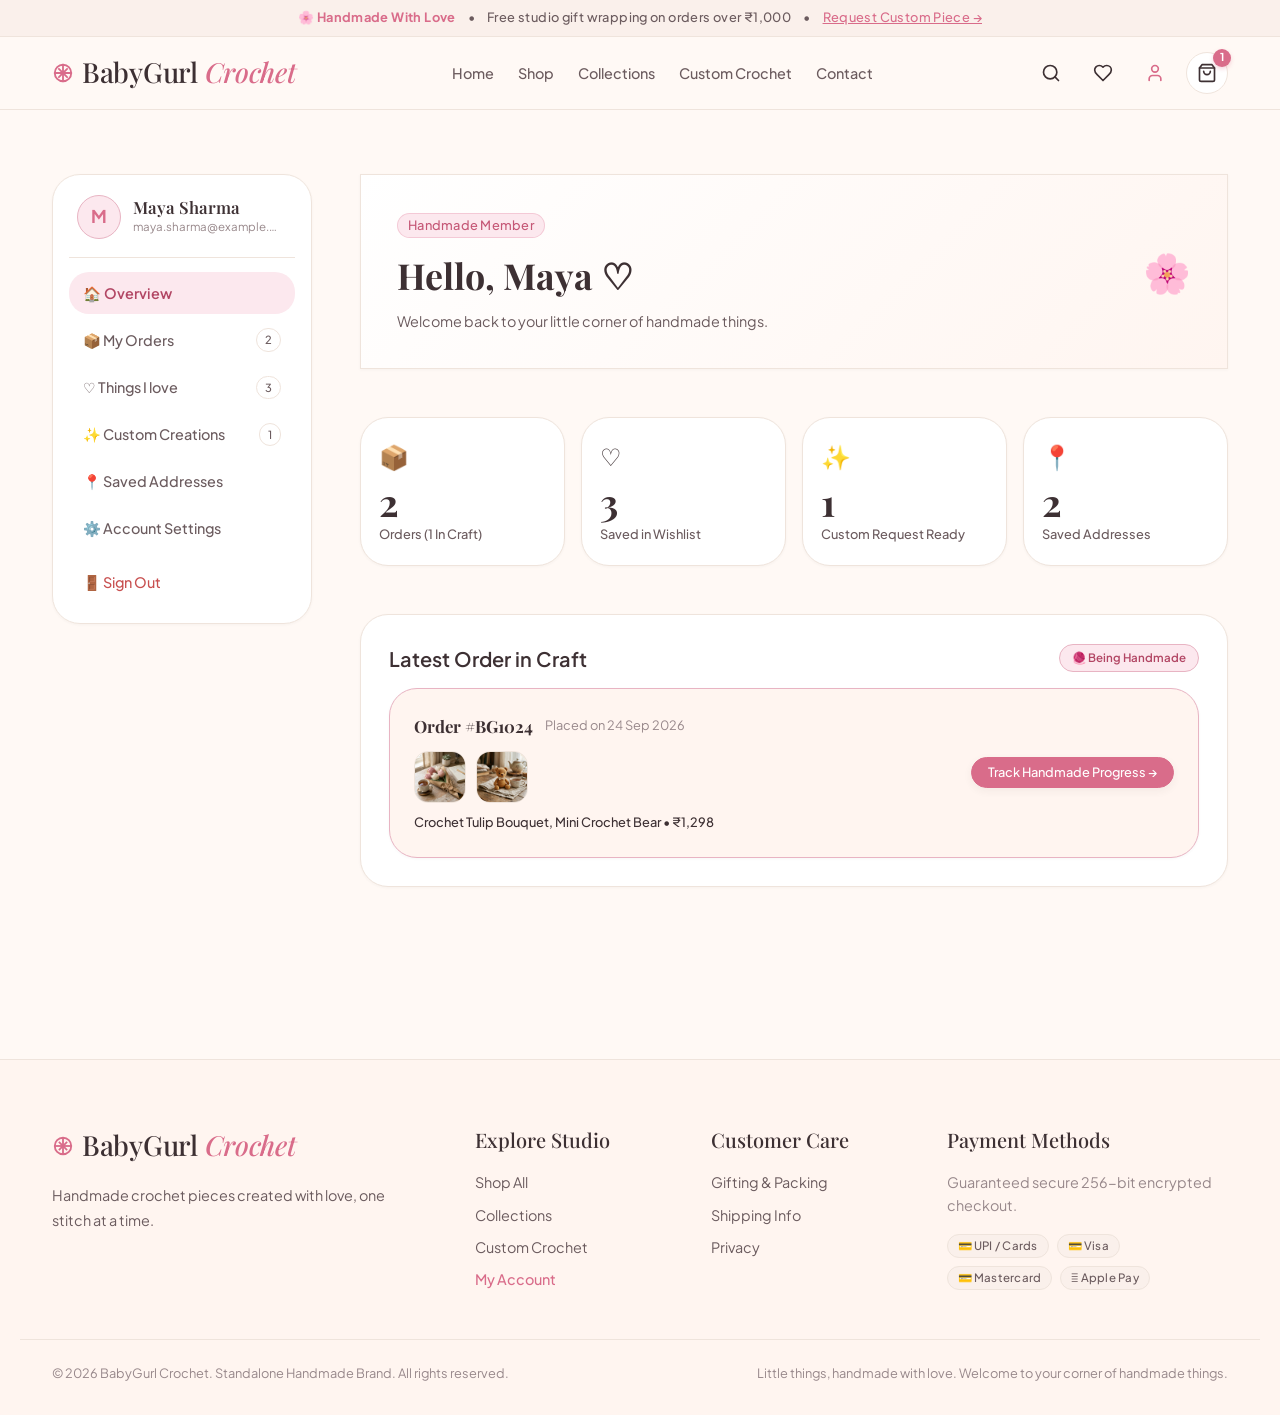
<file: account.html>
<!DOCTYPE html>
<html lang="en">
<head>
  <meta charset="UTF-8">
  <meta name="viewport" content="width=device-width, initial-scale=1.0">
  <title>My Account | BabyGurl Crochet</title>
  <meta name="description" content="Manage your handmade crochet orders, track your custom pieces, view your wishlist, and update delivery addresses.">
  <meta name="theme-color" content="#FFF9F5">

  <link rel="icon" type="image/svg+xml" href="data:image/svg+xml,<svg xmlns='http://www.w3.org/2000/svg' viewBox='0 0 100 100'><text y='.9em' font-size='90'>🌸</text></svg>">

  <!-- Core Design System & Account Styles -->
  <link rel="stylesheet" href="css/tokens.css">
  <link rel="stylesheet" href="css/components.css">
  <link rel="stylesheet" href="css/store.css">
  <link rel="stylesheet" href="css/account.css">
</head>
<body class="account-logged-in">

  <!-- Top Announcement Bar -->
  <div class="announcement-bar" id="announcement-bar">
    <span>🌸 <strong>Handmade With Love</strong></span>
    <span>•</span>
    <span>Free studio gift wrapping on orders over ₹1,000</span>
    <span>•</span>
    <a href="custom-crochet.html" style="text-decoration: underline; color: var(--color-primary);">Request Custom Piece →</a>
  </div>

  <!-- Header (Clean, Minimal, Premium) -->
  <header class="site-header" id="site-header">
    <div class="container header-inner">
      <!-- Left: Brand Logo -->
      <a href="index.html" class="brand-wordmark" id="brand-logo" aria-label="BabyGurl Crochet Home">
        <svg class="stitch-icon" viewBox="0 0 24 24" fill="none" stroke="currentColor" stroke-width="2" stroke-linecap="round" stroke-linejoin="round" aria-hidden="true">
          <circle cx="12" cy="12" r="9"/>
          <path d="M12 3v18"/>
          <path d="M3 12h18"/>
          <path d="m7.5 7.5 9 9"/>
          <path d="m16.5 7.5-9 9"/>
        </svg>
        <span>BabyGurl <span class="logo-accent">Crochet</span></span>
      </a>

      <!-- Center: Navigation -->
      <nav class="nav-desktop" aria-label="Main Navigation">
        <a href="index.html" class="nav-link" id="nav-home">Home</a>
        <a href="shop.html" class="nav-link" id="nav-shop">Shop</a>
        <a href="collections.html" class="nav-link" id="nav-collections">Collections</a>
        <a href="custom-crochet.html" class="nav-link" id="nav-custom-crochet">Custom Crochet</a>
        <a href="index.html#contact" class="nav-link" id="nav-contact">Contact</a>
      </nav>

      <!-- Right Actions: Search, Wishlist, Account, Cart -->
      <div class="header-actions">
        <!-- Search Trigger -->
        <button type="button" class="btn-icon btn-icon-ghost" id="btn-header-search" onclick="document.getElementById('search-modal').showModal()" aria-label="Search Shop" title="Search">
          <svg width="20" height="20" viewBox="0 0 24 24" fill="none" stroke="currentColor" stroke-width="2" stroke-linecap="round" stroke-linejoin="round">
            <circle cx="11" cy="11" r="8"/><path d="m21 21-4.3-4.3"/>
          </svg>
        </button>

        <!-- Wishlist -->
        <a href="javascript:void(0)" onclick="switchAccountView('wishlist')" class="btn-icon btn-icon-ghost" id="btn-header-wishlist" aria-label="Wishlist" title="Wishlist">
          <svg width="20" height="20" viewBox="0 0 24 24" fill="none" stroke="currentColor" stroke-width="2" stroke-linecap="round" stroke-linejoin="round">
            <path d="M19 14c1.49-1.46 3-3.21 3-5.5A5.5 5.5 0 0 0 16.5 3c-1.76 0-3 .5-4.5 2-1.5-1.5-2.74-2-4.5-2A5.5 5.5 0 0 0 2 8.5c0 2.3 1.5 4.05 3 5.5l7 7Z"/>
          </svg>
        </a>

        <!-- Account (Active) -->
        <a href="account.html" class="btn-icon btn-icon-ghost" id="btn-header-account" aria-label="Account" title="Account" style="color: var(--color-primary);">
          <svg width="20" height="20" viewBox="0 0 24 24" fill="none" stroke="currentColor" stroke-width="2" stroke-linecap="round" stroke-linejoin="round">
            <path d="M19 21v-2a4 4 0 0 0-4-4H9a4 4 0 0 0-4 4v2"/><circle cx="12" cy="7" r="4"/>
          </svg>
        </a>

        <!-- Cart Trigger -->
        <a href="cart.html" class="btn-icon cart-btn-indicator" id="btn-header-cart" aria-label="Open Shopping Basket" title="Cart">
          <svg width="20" height="20" viewBox="0 0 24 24" fill="none" stroke="currentColor" stroke-width="2" stroke-linecap="round" stroke-linejoin="round">
            <path d="M6 2 3 6v14a2 2 0 0 0 2 2h14a2 2 0 0 0 2-2V6l-3-4Z"/><path d="M3 6h18"/><path d="M16 10a4 4 0 0 1-8 0"/>
          </svg>
          <span class="cart-badge-count">1</span>
        </a>
      </div>
    </div>
  </header>

  <main class="account-main-wrap" id="account-main-content">
    <div class="container">

      <!-- =====================================================================
           1. AUTH ENTRY CONTAINER (When logged out)
           ===================================================================== -->
      <div class="account-auth-container" id="account-auth-container" style="display: none;">
        <div class="account-auth-card">
          <div class="auth-card-icon">🌸</div>

          <!-- Tabs Toggle (Sign In / Sign Up) -->
          <div class="auth-tabs-toggle">
            <button type="button" class="auth-tab-btn active" id="tab-btn-login" onclick="switchAuthTab('login')">Sign In</button>
            <button type="button" class="auth-tab-btn" id="tab-btn-signup" onclick="switchAuthTab('signup')">Create Account</button>
          </div>

          <!-- LOGIN PANEL -->
          <div class="auth-panel active" id="auth-panel-login">
            <h1 class="auth-card-title">Welcome back ♡</h1>
            <p class="auth-card-sub">Your handmade favorites are waiting for you.</p>

            <form onsubmit="handleLoginSubmit(event)">
              <div class="form-group">
                <label class="form-label" for="login-email">Email Address</label>
                <input type="email" id="login-email" class="form-input" placeholder="maya@example.com" value="maya.sharma@example.com" required>
              </div>
              <div class="form-group">
                <label class="form-label" for="login-password">Password</label>
                <input type="password" id="login-password" class="form-input" placeholder="••••••••" value="crochet123" required>
              </div>

              <div style="display: flex; justify-content: space-between; align-items: center; margin-bottom: 16px;">
                <label style="display: flex; align-items: center; gap: 6px; font-size: var(--text-xs); color: var(--color-dark-muted); cursor: pointer;">
                  <input type="checkbox" checked style="accent-color: var(--color-primary);"> Remember me
                </label>
                <a href="#" style="font-size: var(--text-xs); color: var(--color-primary); text-decoration: underline;" onclick="showAccountToast('Password reset link sent to your email 💌'); return false;">
                  Forgot Password?
                </a>
              </div>

              <button type="submit" class="btn btn-primary btn-lg" style="width: 100%;">
                Sign In
              </button>
            </form>

            <div class="auth-divider">or</div>

            <button type="button" class="social-auth-btn" onclick="handleLoginSubmit(event)">
              <svg width="18" height="18" viewBox="0 0 24 24"><path fill="#4285F4" d="M22.56 12.25c0-.78-.07-1.53-.2-2.25H12v4.26h5.92c-.26 1.37-1.04 2.53-2.21 3.31v2.77h3.57c2.08-1.92 3.28-4.74 3.28-8.09z"/><path fill="#34A853" d="M12 23c2.97 0 5.46-.98 7.28-2.66l-3.57-2.77c-.98.66-2.23 1.06-3.71 1.06-2.86 0-5.29-1.93-6.16-4.53H2.18v2.84C3.99 20.53 7.7 23 12 23z"/><path fill="#FBBC05" d="M5.84 14.09c-.22-.66-.35-1.36-.35-2.09s.13-1.43.35-2.09V7.06H2.18C1.43 8.55 1 10.22 1 12s.43 3.45 1.18 4.94l2.85-2.22.81-.63z"/><path fill="#EA4335" d="M12 5.38c1.62 0 3.06.56 4.21 1.64l3.15-3.15C17.45 2.09 14.97 1 12 1 7.7 1 3.99 3.47 2.18 7.06l3.66 2.84c.87-2.6 3.3-4.52 6.16-4.52z"/></svg>
              <span>Continue with Google</span>
            </button>

            <p style="font-size: var(--text-xs); color: var(--color-dark-muted); text-align: center; margin-top: 20px;">
              New to BabyGurl Crochet? <a href="javascript:void(0)" onclick="switchAuthTab('signup')" style="color: var(--color-primary); font-weight: var(--weight-semibold); text-decoration: underline;">Create an Account</a>
            </p>
          </div>

          <!-- SIGN UP PANEL -->
          <div class="auth-panel" id="auth-panel-signup">
            <h1 class="auth-card-title">Join the BabyGurl family ♡</h1>
            <p class="auth-card-sub">Save your favorite pieces, track custom orders, and enjoy faster checkout.</p>

            <form onsubmit="handleSignupSubmit(event)">
              <div class="form-group">
                <label class="form-label" for="signup-name">Full Name *</label>
                <input type="text" id="signup-name" class="form-input" placeholder="e.g. Maya Sharma" required>
              </div>
              <div class="form-group">
                <label class="form-label" for="signup-email">Email Address *</label>
                <input type="email" id="signup-email" class="form-input" placeholder="maya@example.com" required>
              </div>
              <div class="form-group">
                <label class="form-label" for="signup-phone">Phone Number *</label>
                <input type="tel" id="signup-phone" class="form-input" placeholder="+91 98765 43210" required>
              </div>
              <div style="display: grid; grid-template-columns: 1fr 1fr; gap: 10px;">
                <div class="form-group">
                  <label class="form-label" for="signup-pwd">Password *</label>
                  <input type="password" id="signup-pwd" class="form-input" placeholder="••••••••" required>
                </div>
                <div class="form-group">
                  <label class="form-label" for="signup-cpwd">Confirm *</label>
                  <input type="password" id="signup-cpwd" class="form-input" placeholder="••••••••" required>
                </div>
              </div>

              <label style="display: flex; align-items: flex-start; gap: 8px; font-size: var(--text-xs); color: var(--color-dark-muted); margin-bottom: 16px; cursor: pointer;">
                <input type="checkbox" required checked style="accent-color: var(--color-primary); margin-top: 2px;">
                <span>I agree to the Terms and Privacy Policy.</span>
              </label>

              <button type="submit" class="btn btn-primary btn-lg" style="width: 100%;">
                Create Account
              </button>
            </form>

            <p style="font-size: var(--text-xs); color: var(--color-dark-muted); text-align: center; margin-top: 18px;">
              Already have an account? <a href="javascript:void(0)" onclick="switchAuthTab('login')" style="color: var(--color-primary); font-weight: var(--weight-semibold); text-decoration: underline;">Sign In</a>
            </p>
          </div>
        </div>
      </div>

      <!-- =====================================================================
           2. LOGGED-IN CUSTOMER AREA (Sidebar + Content View)
           ===================================================================== -->
      <div class="account-app-layout" id="account-app-layout">

        <!-- Sidebar Navigation (Desktop) -->
        <aside class="account-sidebar">
          <div class="account-user-mini">
            <div class="account-user-avatar" id="sidebar-user-avatar">M</div>
            <div>
              <div class="account-user-name" id="sidebar-user-name">Maya Sharma</div>
              <div class="account-user-email" id="sidebar-user-email">maya.sharma@example.com</div>
            </div>
          </div>

          <nav class="account-nav-list" aria-label="Account Navigation">
            <button type="button" class="account-nav-btn active" data-view="dashboard">
              <span>🏠 Overview</span>
            </button>
            <button type="button" class="account-nav-btn" data-view="orders">
              <span>📦 My Orders</span>
              <span class="account-nav-badge">2</span>
            </button>
            <button type="button" class="account-nav-btn" data-view="wishlist">
              <span>♡ Things I love</span>
              <span class="account-nav-badge wishlist-count-badge">3</span>
            </button>
            <button type="button" class="account-nav-btn" data-view="custom">
              <span>✨ Custom Creations</span>
              <span class="account-nav-badge">1</span>
            </button>
            <button type="button" class="account-nav-btn" data-view="addresses">
              <span>📍 Saved Addresses</span>
            </button>
            <button type="button" class="account-nav-btn" data-view="settings">
              <span>⚙️ Account Settings</span>
            </button>
            <button type="button" class="account-nav-btn" onclick="logoutUser()" style="color: var(--color-error); margin-top: 8px;">
              <span>🚪 Sign Out</span>
            </button>
          </nav>
        </aside>

        <!-- Main Content Area Panels -->
        <div>

          <!-- ================= PANEL 1: DASHBOARD OVERVIEW ================= -->
          <div class="account-view-panel active" id="view-panel-dashboard">
            <!-- Greeting Banner -->
            <div class="dashboard-banner-card">
              <div>
                <span class="badge badge-rose" style="margin-bottom: 6px;">Handmade Member</span>
                <h1 class="panel-title" style="margin: 4px 0 6px;">Hello, <span id="dash-greeting-name">Maya</span> ♡</h1>
                <p class="panel-subtitle" style="margin: 0;">Welcome back to your little corner of handmade things.</p>
              </div>
              <div style="font-size: 2.4rem;">🌸</div>
            </div>

            <!-- 4 Dashboard Cards -->
            <div class="dashboard-stats-grid">
              <a href="javascript:void(0)" class="stat-card-item" onclick="switchAccountView('orders')">
                <span class="stat-card-icon">📦</span>
                <span class="stat-card-count">2</span>
                <span class="stat-card-label">Orders (1 In Craft)</span>
              </a>
              <a href="javascript:void(0)" class="stat-card-item" onclick="switchAccountView('wishlist')">
                <span class="stat-card-icon">♡</span>
                <span class="stat-card-count wishlist-count-badge">3</span>
                <span class="stat-card-label">Saved in Wishlist</span>
              </a>
              <a href="javascript:void(0)" class="stat-card-item" onclick="switchAccountView('custom')">
                <span class="stat-card-icon">✨</span>
                <span class="stat-card-count">1</span>
                <span class="stat-card-label">Custom Request Ready</span>
              </a>
              <a href="javascript:void(0)" class="stat-card-item" onclick="switchAccountView('addresses')">
                <span class="stat-card-icon">📍</span>
                <span class="stat-card-count">2</span>
                <span class="stat-card-label">Saved Addresses</span>
              </a>
            </div>

            <!-- Recent Order Highlight -->
            <div class="dashboard-recent-box">
              <div style="display: flex; justify-content: space-between; align-items: center; margin-bottom: 14px;">
                <h3 class="heading-4" style="margin: 0;">Latest Order in Craft</h3>
                <span class="order-status-pill status-being-handmade">🧶 Being Handmade</span>
              </div>

              <div class="order-card-row" style="background: var(--bg-surface-warm); border-color: var(--color-secondary-border);">
                <div>
                  <div class="order-header-info">
                    <span class="order-number-title">Order #BG1024</span>
                    <span class="order-date-text">Placed on 24 Sep 2026</span>
                  </div>
                  <div class="order-thumbs-cluster">
                    <img src="assets/images/tulips.jpg" alt="Crochet Tulip Bouquet" class="order-mini-thumb">
                    <img src="assets/images/bear.jpg" alt="Mini Crochet Bear" class="order-mini-thumb">
                  </div>
                  <div class="order-items-summary-text">Crochet Tulip Bouquet, Mini Crochet Bear • ₹1,298</div>
                </div>

                <div style="display: flex; flex-direction: column; gap: 8px; align-items: flex-end;">
                  <button type="button" class="btn btn-primary btn-sm" onclick="viewOrderDetails('BG1024')">
                    Track Handmade Progress →
                  </button>
                </div>
              </div>
            </div>
          </div>

          <!-- ================= PANEL 2: MY ORDERS (History) ================= -->
          <div class="account-view-panel" id="view-panel-orders">
            <div class="panel-header-row">
              <div>
                <h2 class="panel-title">My Orders</h2>
                <p class="panel-subtitle">Review previous pieces and track current creations in our studio.</p>
              </div>
            </div>

            <div class="orders-list-stack">
              <!-- Order 1: Active In Production -->
              <article class="order-card-row">
                <div>
                  <div class="order-header-info">
                    <span class="order-number-title">Order #BG1024</span>
                    <span class="order-date-text">24 Sep 2026</span>
                    <span class="order-status-pill status-being-handmade">🧶 Being Handmade</span>
                  </div>

                  <div class="order-thumbs-cluster">
                    <img src="assets/images/tulips.jpg" alt="Crochet Tulip Bouquet" class="order-mini-thumb">
                    <img src="assets/images/bear.jpg" alt="Mini Crochet Bear" class="order-mini-thumb">
                  </div>
                  <div class="order-items-summary-text">Crochet Tulip Bouquet (Pink), Mini Crochet Bear</div>
                </div>

                <div style="display: flex; flex-direction: column; gap: 8px; align-items: flex-end;">
                  <strong style="font-family: var(--font-editorial); font-size: var(--text-lg); color: var(--color-dark);">₹1,298</strong>
                  <button type="button" class="btn btn-secondary btn-sm" onclick="viewOrderDetails('BG1024')">
                    View Order
                  </button>
                </div>
              </article>

              <!-- Order 2: Delivered -->
              <article class="order-card-row">
                <div>
                  <div class="order-header-info">
                    <span class="order-number-title">Order #BG0981</span>
                    <span class="order-date-text">10 Aug 2026</span>
                    <span class="order-status-pill status-delivered">✓ Delivered</span>
                  </div>

                  <div class="order-thumbs-cluster">
                    <img src="assets/images/bouquet.jpg" alt="Crochet Daisy Bouquet" class="order-mini-thumb">
                    <img src="assets/images/keychain.jpg" alt="Flower Keychain" class="order-mini-thumb">
                  </div>
                  <div class="order-items-summary-text">Crochet Daisy Bouquet, Flower Keychain</div>
                </div>

                <div style="display: flex; flex-direction: column; gap: 8px; align-items: flex-end;">
                  <strong style="font-family: var(--font-editorial); font-size: var(--text-lg); color: var(--color-dark);">₹898</strong>
                  <button type="button" class="btn btn-secondary btn-sm" onclick="viewOrderDetails('BG0981')">
                    View Order
                  </button>
                </div>
              </article>
            </div>

            <!-- Orders Empty State -->
            <div class="account-empty-state" id="orders-empty-box" style="display: none;">
              <div class="account-empty-icon">📦</div>
              <h3 class="account-empty-title">No orders yet ♡</h3>
              <p class="account-empty-sub">Your first handmade treasure is waiting.</p>
              <a href="shop.html" class="btn btn-primary btn-md">
                Start Shopping →
              </a>
            </div>
          </div>

          <!-- ================= PANEL 3: ORDER DETAILS & TRACKING ================= -->
          <div class="account-view-panel" id="view-panel-order-detail">
            <div class="panel-header-row">
              <div>
                <a href="javascript:void(0)" onclick="switchAccountView('orders')" style="font-size: var(--text-xs); color: var(--color-primary); text-decoration: underline; margin-bottom: 4px; display: inline-block;">
                  ← Back to All Orders
                </a>
                <h2 class="panel-title">Order #BG1024</h2>
                <p class="panel-subtitle">Placed on 24 Sep 2026 • Paid via UPI</p>
              </div>
              <span class="order-status-pill status-being-handmade">🧶 Being Handmade</span>
            </div>

            <!-- Handmade Tracking Journey Card -->
            <div class="order-detail-card" style="background: var(--bg-surface-warm); border-color: var(--color-secondary-border);">
              <div style="display: flex; justify-content: space-between; align-items: flex-start; flex-wrap: wrap; gap: 12px; margin-bottom: 8px;">
                <div>
                  <h3 class="heading-4" style="margin-top: 0; margin-bottom: 4px;">Your order is becoming something special ♡</h3>
                  <p class="text-subtle" style="font-size: var(--text-xs); margin: 0;">
                    Our maker is shaping and stitching each petal and limb with soft combed cotton.
                  </p>
                </div>
                <a href="https://wa.me/919876543210" target="_blank" rel="noopener" class="btn btn-secondary btn-sm" style="display: inline-flex; align-items: center; gap: 6px;">
                  <span>💬</span>
                  <span>Contact Us</span>
                </a>
              </div>

              <!-- Tracking Key Info -->
              <div style="display: flex; flex-wrap: wrap; gap: 16px; margin: 16px 0; padding: 12px 16px; background: var(--bg-surface); border-radius: var(--radius-md); border: 1px solid var(--border-card); font-size: var(--text-xs);">
                <div><strong>Current Status:</strong> <span style="color: var(--color-primary); font-weight: var(--weight-semibold);">Being Handmade ●</span></div>
                <div><strong>Estimated Delivery:</strong> <span>2–4 Oct 2026</span></div>
                <div><strong>Carrier:</strong> <span>Delhivery Express</span></div>
                <div><strong>Tracking Number:</strong> <span style="font-family: monospace; color: var(--color-dark);">DEL-9842104</span></div>
              </div>

              <!-- Timeline -->
              <div class="craft-tracking-timeline">
                <div class="timeline-node done">
                  <div class="timeline-dot">✓</div>
                  <div class="timeline-label">Order Placed<br><span style="font-size: 0.6rem; color: var(--color-dark-subtle);">24 Sep</span></div>
                </div>
                <div class="timeline-node done">
                  <div class="timeline-dot">✓</div>
                  <div class="timeline-label">Payment Confirmed<br><span style="font-size: 0.6rem; color: var(--color-dark-subtle);">24 Sep</span></div>
                </div>
                <div class="timeline-node active">
                  <div class="timeline-dot">🧶</div>
                  <div class="timeline-label">Being Handmade<br><span style="font-size: 0.6rem; color: var(--color-primary);">In Craft</span></div>
                </div>
                <div class="timeline-node">
                  <div class="timeline-dot">🎁</div>
                  <div class="timeline-label">Ready to Ship</div>
                </div>
                <div class="timeline-node">
                  <div class="timeline-dot">🚚</div>
                  <div class="timeline-label">Shipped</div>
                </div>
                <div class="timeline-node">
                  <div class="timeline-dot">🌸</div>
                  <div class="timeline-label">Delivered</div>
                </div>
              </div>
            </div>

            <!-- Items & Summary Breakdown -->
            <div class="order-detail-card">
              <h3 class="heading-4" style="margin-top: 0; margin-bottom: 16px;">Items in this Order</h3>
              <div style="display: flex; flex-direction: column; gap: 14px; border-bottom: 1px solid var(--border-card); padding-bottom: 16px; margin-bottom: 16px;">
                <!-- Item 1 -->
                <div style="display: flex; justify-content: space-between; align-items: center;">
                  <div style="display: flex; align-items: center; gap: 12px;">
                    <img src="assets/images/tulips.jpg" alt="Tulip bouquet" style="width: 56px; height: 56px; border-radius: var(--radius-md); object-fit: cover;">
                    <div>
                      <strong style="font-family: var(--font-editorial); font-size: var(--text-sm); color: var(--color-dark);">Crochet Tulip Bouquet</strong>
                      <div style="font-size: var(--text-xs); color: var(--color-dark-subtle);">Pink • Medium (5 Stems) • Qty: 1</div>
                    </div>
                  </div>
                  <span style="font-weight: var(--weight-bold); font-size: var(--text-sm);">₹799</span>
                </div>
                <!-- Item 2 -->
                <div style="display: flex; justify-content: space-between; align-items: center;">
                  <div style="display: flex; align-items: center; gap: 12px;">
                    <img src="assets/images/bear.jpg" alt="Mini bear" style="width: 56px; height: 56px; border-radius: var(--radius-md); object-fit: cover;">
                    <div>
                      <strong style="font-family: var(--font-editorial); font-size: var(--text-sm); color: var(--color-dark);">Mini Crochet Bear</strong>
                      <div style="font-size: var(--text-xs); color: var(--color-dark-subtle);">Warm Honey Caramel • Qty: 1</div>
                    </div>
                  </div>
                  <span style="font-weight: var(--weight-bold); font-size: var(--text-sm);">₹499</span>
                </div>
              </div>

              <!-- Price Breakdown -->
              <div style="display: flex; flex-direction: column; gap: 6px; font-size: var(--text-xs); max-width: 300px; margin-left: auto;">
                <div style="display: flex; justify-content: space-between;">
                  <span class="text-muted">Subtotal:</span>
                  <strong>₹1,298</strong>
                </div>
                <div style="display: flex; justify-content: space-between;">
                  <span class="text-muted">Studio Delivery & Packaging:</span>
                  <strong style="color: var(--color-success);">FREE (Over ₹1,000)</strong>
                </div>
                <div style="display: flex; justify-content: space-between; font-size: var(--text-base); font-family: var(--font-editorial); padding-top: 6px; border-top: 1px solid var(--border-card);">
                  <span>Total Paid:</span>
                  <span style="color: var(--color-dark); font-weight: var(--weight-bold);">₹1,298</span>
                </div>
              </div>

              <!-- Shipping Info -->
              <div style="margin-top: var(--space-xl); padding-top: var(--space-lg); border-top: 1px solid var(--border-card); font-size: var(--text-xs); color: var(--color-dark-muted);">
                <strong>Delivery To:</strong> Maya Sharma • Flat 402, Bloom Residencies, Linking Road, Mumbai, Maharashtra 400050<br>
                <strong>Carrier:</strong> Delhivery Express (Tracking #DEL-9842104 assigned upon dispatch)
              </div>
            </div>
          </div>

          <!-- ================= PANEL 4: WISHLIST (“Things I love ♡”) ================= -->
          <div class="account-view-panel" id="view-panel-wishlist">
            <div class="panel-header-row">
              <div>
                <h2 class="panel-title">Things I love ♡</h2>
                <p class="panel-subtitle">Handmade pieces you've saved for future gifting or special moments.</p>
              </div>
            </div>

            <!-- Wishlist Grid -->
            <div class="wishlist-cards-grid" id="wishlist-grid-container">
              <!-- Rendered via js/account.js -->
            </div>

            <!-- Wishlist Empty State -->
            <div class="account-empty-state" id="wishlist-empty-box" style="display: none;">
              <div class="account-empty-icon">♡</div>
              <h3 class="account-empty-title">Nothing saved yet ♡</h3>
              <p class="account-empty-sub">Found something you love? Tap the heart icon on any product to save it here.</p>
              <a href="shop.html" class="btn btn-primary btn-md">
                Explore the Shop →
              </a>
            </div>
          </div>

          <!-- ================= PANEL 5: CUSTOM CREATIONS ================= -->
          <div class="account-view-panel" id="view-panel-custom">
            <div class="panel-header-row">
              <div>
                <h2 class="panel-title">My Custom Creations</h2>
                <p class="panel-subtitle">Track custom requests, review quotes, and communicate with your maker.</p>
              </div>
              <a href="custom-crochet.html" class="btn btn-primary btn-sm">
                + New Request
              </a>
            </div>

            <!-- Custom Requests List -->
            <div class="custom-requests-grid">
              <article class="custom-req-card">
                <img src="assets/images/pet_plushie.jpg" alt="Custom Pet Plushie Milo" class="custom-req-thumb">
                <div>
                  <span class="order-status-pill status-quote-ready" id="custom-req-status-pill" style="margin-bottom: 6px;">📋 Quote Ready</span>
                  <h3 class="custom-req-title">Custom Pet Plushie (Milo)</h3>
                  <div style="font-size: var(--text-xs); color: var(--color-dark-subtle); margin-bottom: 8px;">Submitted on 12 Sep 2026</div>
                  <button type="button" class="btn btn-secondary btn-sm" onclick="switchAccountView('custom-detail')">
                    View Request
                  </button>
                </div>
              </article>
            </div>

            <!-- Custom Requests Empty State -->
            <div class="account-empty-state" id="custom-empty-box" style="display: none;">
              <div class="account-empty-icon">✨</div>
              <h3 class="account-empty-title">No custom creations yet.</h3>
              <p class="account-empty-sub">Have an idea? Let's make it real.</p>
              <a href="custom-crochet.html" class="btn btn-primary btn-md">
                Start a Custom Request →
              </a>
            </div>
          </div>

          <!-- ================= PANEL 6: CUSTOM REQUEST DETAIL ================= -->
          <div class="account-view-panel" id="view-panel-custom-detail">
            <div class="panel-header-row">
              <div>
                <a href="javascript:void(0)" onclick="switchAccountView('custom')" style="font-size: var(--text-xs); color: var(--color-primary); text-decoration: underline; margin-bottom: 4px; display: inline-block;">
                  ← Back to Custom Creations
                </a>
                <h2 class="panel-title">Custom Pet Plushie (Milo)</h2>
                <p class="panel-subtitle">Request Reference #BGC-CUST-8492 • Submitted 12 Sep 2026</p>
              </div>
            </div>

            <!-- Custom Creation Status Timeline (8 Stages) -->
            <div class="order-detail-card" style="background: var(--bg-surface-warm); border-color: var(--color-secondary-border); margin-bottom: var(--space-xl);">
              <h3 class="heading-4" style="margin-top: 0; margin-bottom: 14px;">Creation Status</h3>
              <div class="craft-tracking-timeline custom-tracking-timeline" id="custom-status-timeline">
                <div class="timeline-node done">
                  <div class="timeline-dot">✓</div>
                  <div class="timeline-label">Request Submitted</div>
                </div>
                <div class="timeline-node done">
                  <div class="timeline-dot">✓</div>
                  <div class="timeline-label">Under Review</div>
                </div>
                <div class="timeline-node active" id="node-quote-ready">
                  <div class="timeline-dot">●</div>
                  <div class="timeline-label">Quote Ready</div>
                </div>
                <div class="timeline-node" id="node-awaiting-confirm">
                  <div class="timeline-dot">○</div>
                  <div class="timeline-label">Awaiting Confirmation</div>
                </div>
                <div class="timeline-node" id="node-in-prod">
                  <div class="timeline-dot">○</div>
                  <div class="timeline-label">In Production</div>
                </div>
                <div class="timeline-node" id="node-ready">
                  <div class="timeline-dot">○</div>
                  <div class="timeline-label">Ready</div>
                </div>
                <div class="timeline-node" id="node-shipped">
                  <div class="timeline-dot">○</div>
                  <div class="timeline-label">Shipped</div>
                </div>
                <div class="timeline-node" id="node-delivered">
                  <div class="timeline-dot">○</div>
                  <div class="timeline-label">Delivered</div>
                </div>
              </div>
            </div>

            <!-- Quote Ready Acceptance Card -->
            <div class="quote-ready-banner" id="quote-ready-banner">
              <div>
                <span class="badge badge-accent" style="margin-bottom: 6px;">Studio Artisan Quote</span>
                <h3 style="font-family: var(--font-editorial); font-size: var(--text-xl); margin: 0 0 6px; color: var(--color-dark);">
                  Your custom piece is ready for confirmation.
                </h3>
                <p style="font-size: var(--text-xs); color: var(--color-dark-muted); margin: 0 0 10px;">
                  We have reviewed Milo's photos! We will hand-crochet him in combed milk cotton with caramel floppy ears and a tiny engraved brass nametag.
                </p>
                <div style="display: flex; gap: 16px; font-size: var(--text-sm);">
                  <span>Price: <strong style="font-family: var(--font-editorial); font-size: var(--text-base); color: var(--color-dark);">₹1,499</strong></span>
                  <span>Estimated completion: <strong>7–10 days</strong></span>
                </div>
              </div>

              <div style="display: flex; gap: 10px; flex-wrap: wrap;">
                <button type="button" class="btn btn-primary btn-md" onclick="acceptCustomQuote()">
                  Accept & Continue
                </button>
                <a href="https://wa.me/919876543210" target="_blank" rel="noopener" class="btn btn-secondary btn-md">
                  Ask a Question
                </a>
              </div>
            </div>

            <!-- Request Details Box -->
            <div class="order-detail-card">
              <h3 class="heading-4" style="margin-top: 0; margin-bottom: 16px;">Submitted Specifications</h3>

              <!-- Request Reference Images -->
              <div style="margin-bottom: 16px; padding-bottom: 16px; border-bottom: 1px solid var(--border-card);">
                <span class="text-muted" style="display: block; font-size: var(--text-xs); margin-bottom: 8px;">Uploaded Reference Photos:</span>
                <div style="display: flex; gap: 10px; flex-wrap: wrap;">
                  <img src="assets/images/pet_plushie.jpg" alt="Milo photo 1" style="width: 72px; height: 72px; border-radius: var(--radius-md); object-fit: cover; border: 1px solid var(--border-card);">
                  <img src="assets/images/bear.jpg" alt="Milo color reference" style="width: 72px; height: 72px; border-radius: var(--radius-md); object-fit: cover; border: 1px solid var(--border-card);">
                </div>
              </div>

              <div class="review-row" style="display: grid; grid-template-columns: 140px 1fr; padding: 8px 0; font-size: var(--text-xs); border-bottom: 1px solid var(--border-card);">
                <span class="text-muted">Customer Description:</span>
                <span>Mini replica of my puppy Milo with floppy caramel ears and white chest patch.</span>
              </div>
              <div class="review-row" style="display: grid; grid-template-columns: 140px 1fr; padding: 8px 0; font-size: var(--text-xs); border-bottom: 1px solid var(--border-card);">
                <span class="text-muted">Selected Category:</span>
                <strong>Custom Plushie (Amigurumi Pet Replica)</strong>
              </div>
              <div class="review-row" style="display: grid; grid-template-columns: 140px 1fr; padding: 8px 0; font-size: var(--text-xs); border-bottom: 1px solid var(--border-card);">
                <span class="text-muted">Preferred Colors:</span>
                <span>Cream / Warm Ivory, Caramel Cocoa</span>
              </div>
              <div class="review-row" style="display: grid; grid-template-columns: 140px 1fr; padding: 8px 0; font-size: var(--text-xs); border-bottom: 1px solid var(--border-card);">
                <span class="text-muted">Size:</span>
                <span>Medium (~18–20 cm sitting)</span>
              </div>
              <div class="review-row" style="display: grid; grid-template-columns: 140px 1fr; padding: 8px 0; font-size: var(--text-xs); border-bottom: 1px solid var(--border-card);">
                <span class="text-muted">Budget:</span>
                <span>₹1,000–₹2,000</span>
              </div>
              <div class="review-row" style="display: grid; grid-template-columns: 140px 1fr; padding: 8px 0; font-size: var(--text-xs);">
                <span class="text-muted">Required-by Date:</span>
                <strong style="color: var(--color-primary);">15 Oct 2026 (Birthday Gift)</strong>
              </div>
            </div>
          </div>

          <!-- ================= PANEL 7: SAVED ADDRESSES ================= -->
          <div class="account-view-panel" id="view-panel-addresses">
            <div class="panel-header-row">
              <div>
                <h2 class="panel-title">Saved Addresses</h2>
                <p class="panel-subtitle">Manage where your handmade packages are sent across India.</p>
              </div>
              <button type="button" class="btn btn-primary btn-sm" onclick="openAddAddressModal()">
                + Add Address
              </button>
            </div>

            <div class="addresses-grid">
              <!-- Address 1 (Default) -->
              <div class="address-card-item is-default" id="addr-card-1">
                <div style="display: flex; justify-content: space-between; align-items: center;">
                  <span class="address-name">Maya Sharma</span>
                  <span class="badge badge-rose address-default-badge" style="font-size: 0.65rem;">Primary Default</span>
                </div>
                <div>Phone: +91 98765 43210</div>
                <div>Flat 402, Bloom Residencies, Linking Road, Bandra West</div>
                <div>Mumbai, Maharashtra — 400050</div>

                <div class="address-actions-row">
                  <button type="button" class="cart-item-action-link" onclick="openAddAddressModal()">Edit</button>
                  <button type="button" class="cart-item-action-link" onclick="deleteAddress('1')">Delete</button>
                </div>
              </div>

              <!-- Address 2 (Studio / Office) -->
              <div class="address-card-item" id="addr-card-2">
                <div style="display: flex; justify-content: space-between; align-items: center;">
                  <span class="address-name">Maya Sharma (Studio)</span>
                  <span class="badge badge-rose address-default-badge" style="font-size: 0.65rem; display: none;">Primary Default</span>
                </div>
                <div>Phone: +91 98765 43210</div>
                <div>Unit 12, Maker Chambers, Nariman Point</div>
                <div>Mumbai, Maharashtra — 400021</div>

                <div class="address-actions-row">
                  <button type="button" class="cart-item-action-link" onclick="setDefaultAddress('2')">Set as Default</button>
                  <button type="button" class="cart-item-action-link" onclick="deleteAddress('2')">Delete</button>
                </div>
              </div>
            </div>
          </div>

          <!-- ================= PANEL 8: ACCOUNT SETTINGS ================= -->
          <div class="account-view-panel" id="view-panel-settings">
            <div class="panel-header-row">
              <div>
                <h2 class="panel-title">Account Settings</h2>
                <p class="panel-subtitle">Manage personal information, security, and notification preferences.</p>
              </div>
            </div>

            <!-- Personal Info -->
            <div class="settings-section-card">
              <h3 class="settings-card-title">Personal Information</h3>
              <div style="display: grid; grid-template-columns: 1fr 1fr; gap: 14px;">
                <div class="form-group">
                  <label class="form-label">Full Name</label>
                  <input type="text" class="form-input" value="Maya Sharma">
                </div>
                <div class="form-group">
                  <label class="form-label">Email Address</label>
                  <input type="email" class="form-input" value="maya.sharma@example.com">
                </div>
              </div>
              <div class="form-group">
                <label class="form-label">Mobile Number</label>
                <input type="tel" class="form-input" value="+91 98765 43210" style="max-width: 300px;">
              </div>
              <button type="button" class="btn btn-primary btn-sm" onclick="showAccountToast('Personal details updated ♡')">
                Save Changes
              </button>
            </div>

            <!-- Notifications (Simple Toggles) -->
            <div class="settings-section-card">
              <h3 class="settings-card-title">Notifications</h3>

              <!-- Toggle 1: Order updates -->
              <div class="toggle-setting-row">
                <div>
                  <div class="setting-label-text">Order Updates</div>
                  <div class="setting-sub-text">Receive progress updates when your piece is being crocheted.</div>
                </div>
                <label class="ios-switch">
                  <input type="checkbox" checked onchange="showAccountToast('Order update notifications saved')">
                  <span class="ios-slider"></span>
                </label>
              </div>

              <!-- Toggle 2: Shipping updates -->
              <div class="toggle-setting-row">
                <div>
                  <div class="setting-label-text">Shipping Updates</div>
                  <div class="setting-sub-text">SMS and WhatsApp dispatch notifications with courier tracking.</div>
                </div>
                <label class="ios-switch">
                  <input type="checkbox" checked onchange="showAccountToast('Shipping notification preferences saved')">
                  <span class="ios-slider"></span>
                </label>
              </div>

              <!-- Toggle 3: Custom-order updates -->
              <div class="toggle-setting-row">
                <div>
                  <div class="setting-label-text">Custom-Order Updates</div>
                  <div class="setting-sub-text">Alerts when our artisan finishes your custom quote and preview photos.</div>
                </div>
                <label class="ios-switch">
                  <input type="checkbox" checked onchange="showAccountToast('Custom-order notifications saved')">
                  <span class="ios-slider"></span>
                </label>
              </div>

              <!-- Toggle 4: New product announcements -->
              <div class="toggle-setting-row">
                <div>
                  <div class="setting-label-text">New Product Announcements</div>
                  <div class="setting-sub-text">Occasional gentle letters about seasonal crochet bouquets and gifts.</div>
                </div>
                <label class="ios-switch">
                  <input type="checkbox" checked onchange="showAccountToast('Product announcement preferences saved')">
                  <span class="ios-slider"></span>
                </label>
              </div>

              <!-- Toggle 5: Offers -->
              <div class="toggle-setting-row">
                <div>
                  <div class="setting-label-text">Offers & Studio Perks</div>
                  <div class="setting-sub-text">Special discounts, anniversary surprises, and free gift-wrapping alerts.</div>
                </div>
                <label class="ios-switch">
                  <input type="checkbox" checked onchange="showAccountToast('Offers & perks preferences saved')">
                  <span class="ios-slider"></span>
                </label>
              </div>
            </div>

            <!-- Password & Security -->
            <div class="settings-section-card">
              <h3 class="settings-card-title">Password & Security</h3>
              <div style="display: grid; grid-template-columns: 1fr 1fr; gap: 14px; margin-bottom: 14px;">
                <div class="form-group" style="margin-bottom: 0;">
                  <label class="form-label">Current Password</label>
                  <input type="password" class="form-input" placeholder="••••••••">
                </div>
                <div class="form-group" style="margin-bottom: 0;">
                  <label class="form-label">New Password</label>
                  <input type="password" class="form-input" placeholder="••••••••">
                </div>
              </div>
              <button type="button" class="btn btn-secondary btn-sm" onclick="showAccountToast('Password updated securely 🔒')">
                Update Password
              </button>
            </div>

            <!-- Privacy -->
            <div class="settings-section-card">
              <h3 class="settings-card-title">Privacy</h3>
              <p style="font-size: var(--text-xs); color: var(--color-dark-muted); line-height: var(--leading-relaxed); margin: 0 0 12px;">
                Your privacy is deeply sacred to us. We only store information needed to lovingly handcraft and deliver your pieces. We never sell your personal data or share it with third-party advertisers.
              </p>
              <div style="display: flex; gap: 10px; flex-wrap: wrap;">
                <button type="button" class="btn btn-secondary btn-sm" onclick="showAccountToast('Exporting your handmade profile data 📄')">
                  Download My Data
                </button>
                <button type="button" class="btn btn-ghost btn-sm" onclick="showAccountToast('Privacy preferences confirmed ♡')">
                  Manage Tracking Choices
                </button>
              </div>
            </div>

            <!-- Saved Addresses Quick Link -->
            <div class="settings-section-card">
              <div style="display: flex; justify-content: space-between; align-items: center;">
                <div>
                  <h3 class="settings-card-title" style="margin-bottom: 4px;">Saved Addresses</h3>
                  <p style="font-size: var(--text-xs); color: var(--color-dark-muted); margin: 0;">You have 2 saved delivery addresses for your parcels.</p>
                </div>
                <button type="button" class="btn btn-secondary btn-sm" onclick="switchAccountView('addresses')">
                  Manage Addresses →
                </button>
              </div>
            </div>

            <!-- Delete Account -->
            <div class="settings-section-card" style="border-color: rgba(184, 80, 66, 0.2); background: rgba(255, 245, 245, 0.4);">
              <h3 class="settings-card-title" style="color: var(--color-error);">Delete Account</h3>
              <p style="font-size: var(--text-xs); color: var(--color-dark-muted); line-height: var(--leading-relaxed); margin: 0 0 14px;">
                Need to take a permanent break? Deleting your account will gently erase all your saved wishlist items, custom request archives, and saved addresses.
              </p>
              <button type="button" class="btn btn-sm" style="background: transparent; border: 1.5px solid var(--color-error); color: var(--color-error);" onclick="confirmDeleteAccount()">
                Delete My Account
              </button>
            </div>
          </div>

        </div>

      </div>

    </div>
  </main>

  <!-- =========================================================================
       ADD / EDIT ADDRESS MODAL (<dialog>)
       ========================================================================= -->
  <dialog class="modal-card" id="add-address-modal" aria-labelledby="addr-modal-title">
    <div style="display: flex; justify-content: space-between; align-items: center; margin-bottom: 16px;">
      <h3 class="heading-3" id="addr-modal-title" style="margin: 0;">Add Delivery Address</h3>
      <button type="button" class="btn-icon btn-icon-ghost" onclick="closeAddAddressModal()">✕</button>
    </div>
    <form onsubmit="saveNewAddress(event)">
      <div class="form-group">
        <label class="form-label">Full Name</label>
        <input type="text" class="form-input" placeholder="e.g. Maya Sharma" required>
      </div>
      <div class="form-group">
        <label class="form-label">Phone Number</label>
        <input type="tel" class="form-input" placeholder="+91 98765 43210" required>
      </div>
      <div class="form-group">
        <label class="form-label">Flat / House / Street Address</label>
        <input type="text" class="form-input" placeholder="Apartment, building, street" required>
      </div>
      <div style="display: grid; grid-template-columns: 1fr 1fr; gap: 10px;">
        <div class="form-group">
          <label class="form-label">City</label>
          <input type="text" class="form-input" placeholder="Mumbai" required>
        </div>
        <div class="form-group">
          <label class="form-label">PIN Code</label>
          <input type="text" class="form-input" placeholder="400050" maxlength="6" required>
        </div>
      </div>
      <button type="submit" class="btn btn-primary btn-md" style="width: 100%; margin-top: 10px;">
        Save Address ♡
      </button>
    </form>
  </dialog>

  <!-- =========================================================================
       SEARCH MODAL (<dialog>)
       ========================================================================= -->
  <dialog class="modal-card" id="search-modal" aria-label="Search items">
    <div style="display: flex; justify-content: space-between; align-items: center; margin-bottom: 16px;">
      <h3 class="heading-3" style="margin: 0;">Search Handmade Pieces</h3>
      <button type="button" class="btn-icon btn-icon-ghost" onclick="document.getElementById('search-modal').close()">✕</button>
    </div>
    <div class="form-group">
      <input type="text" class="form-input" placeholder="Search tulips, bears, sunflowers, bags, keychains..." oninput="handleSearch(this.value)">
    </div>
    <div id="search-results-box" style="display: flex; flex-direction: column; gap: 8px; max-height: 260px; overflow-y: auto;">
      <span class="text-subtle">Try: "tulip", "bear", "bag", "sunflower", "keychain"</span>
    </div>
  </dialog>

  <!-- =========================================================================
       MOBILE BOTTOM ACCOUNT BAR
       ========================================================================= -->
  <nav class="account-mobile-tabs" aria-label="Mobile Account Navigation">
    <button type="button" class="mob-tab-btn active" data-view="dashboard">
      <svg viewBox="0 0 24 24" fill="none" stroke="currentColor" stroke-width="2"><path d="m3 9 9-7 9 7v11a2 2 0 0 1-2 2H5a2 2 0 0 1-2-2z"/><polyline points="9 22 9 12 15 12 15 22"/></svg>
      <span>Account</span>
    </button>
    <button type="button" class="mob-tab-btn" data-view="orders">
      <svg viewBox="0 0 24 24" fill="none" stroke="currentColor" stroke-width="2"><path d="M21 8a2 2 0 0 0-1-1.73l-7-4a2 2 0 0 0-2 0l-7 4A2 2 0 0 0 3 8v8a2 2 0 0 0 1 1.73l7 4a2 2 0 0 0 2 0l7-4A2 2 0 0 0 21 16z"/></svg>
      <span>Orders</span>
    </button>
    <button type="button" class="mob-tab-btn" data-view="wishlist">
      <svg viewBox="0 0 24 24" fill="none" stroke="currentColor" stroke-width="2"><path d="M19 14c1.49-1.46 3-3.21 3-5.5A5.5 5.5 0 0 0 16.5 3c-1.76 0-3 .5-4.5 2-1.5-1.5-2.74-2-4.5-2A5.5 5.5 0 0 0 2 8.5c0 2.3 1.5 4.05 3 5.5l7 7Z"/></svg>
      <span>Wishlist</span>
    </button>
    <button type="button" class="mob-tab-btn" data-view="custom">
      <svg viewBox="0 0 24 24" fill="none" stroke="currentColor" stroke-width="2"><path d="m12 3 1.9 5.8a2 2 0 0 0 1.3 1.3L21 12l-5.8 1.9a2 2 0 0 0-1.3 1.3L12 21l-1.9-5.8a2 2 0 0 0-1.3-1.3L3 12l5.8-1.9a2 2 0 0 0 1.3-1.3z"/></svg>
      <span>Custom</span>
    </button>
    <button type="button" class="mob-tab-btn" data-view="settings">
      <svg viewBox="0 0 24 24" fill="none" stroke="currentColor" stroke-width="2"><path d="M12.22 2h-.44a2 2 0 0 0-2 2v.18a2 2 0 0 1-1 1.73l-.43.25a2 2 0 0 1-2 0l-.15-.08a2 2 0 0 0-2.73.73l-.22.38a2 2 0 0 0 .73 2.73l.15.1a2 2 0 0 1 1 1.72v.51a2 2 0 0 1-1 1.74l-.15.09a2 2 0 0 0-.73 2.73l.22.38a2 2 0 0 0 2.73.73l.15-.08a2 2 0 0 1 2 0l.43.25a2 2 0 0 1 1 1.73V20a2 2 0 0 0 2 2h.44a2 2 0 0 0 2-2v-.18a2 2 0 0 1 1-1.73l.43-.25a2 2 0 0 1 2 0l.15.08a2 2 0 0 0 2.73-.73l.22-.39a2 2 0 0 0-.73-2.73l-.15-.08a2 2 0 0 1-1-1.74v-.5a2 2 0 0 1 1-1.74l.15-.09a2 2 0 0 0 .73-2.73l-.22-.38a2 2 0 0 0-2.73-.73l-.15.08a2 2 0 0 1-2 0l-.43-.25a2 2 0 0 1-1-1.73V4a2 2 0 0 0-2-2z"/><circle cx="12" cy="12" r="3"/></svg>
      <span>Settings</span>
    </button>
  </nav>

  <!-- Site Footer -->
  <footer class="site-footer">
    <div class="container footer-grid">
      <div class="footer-brand-col">
        <a href="index.html" class="brand-wordmark">
          <svg class="stitch-icon" viewBox="0 0 24 24" fill="none" stroke="currentColor" stroke-width="2"><circle cx="12" cy="12" r="9"/><path d="M12 3v18"/><path d="M3 12h18"/><path d="m7.5 7.5 9 9"/><path d="m16.5 7.5-9 9"/></svg>
          <span>BabyGurl <span class="logo-accent">Crochet</span></span>
        </a>
        <p class="body-lead" style="font-size: var(--text-sm); max-width: 340px;">
          Handmade crochet pieces created with love, one stitch at a time.
        </p>
      </div>

      <div class="footer-nav-col">
        <h4 class="footer-col-title">Explore Studio</h4>
        <a href="shop.html" class="footer-link">Shop All</a>
        <a href="collections.html" class="footer-link">Collections</a>
        <a href="custom-crochet.html" class="footer-link">Custom Crochet</a>
        <a href="account.html" class="footer-link" style="color: var(--color-primary); font-weight: 500;">My Account</a>
      </div>

      <div class="footer-nav-col">
        <h4 class="footer-col-title">Customer Care</h4>
        <a href="#" class="footer-link" onclick="showAccountToast('Carefully packed in eco-kraft paper & raw linen 📦'); return false;">Gifting & Packing</a>
        <a href="#" class="footer-link" onclick="showAccountToast('Safe insured courier across India 🇮🇳'); return false;">Shipping Info</a>
        <a href="#" class="footer-link" onclick="showAccountToast('Your privacy is 100% protected 🔒'); return false;">Privacy</a>
      </div>

      <div class="footer-nav-col">
        <h4 class="footer-col-title">Payment Methods</h4>
        <p class="text-subtle" style="margin-bottom: 8px;">Guaranteed secure 256-bit encrypted checkout.</p>
        <div style="display: flex; gap: 8px; flex-wrap: wrap;">
          <span class="badge badge-linen" style="font-size: 0.72rem;">💳 UPI / Cards</span>
          <span class="badge badge-linen" style="font-size: 0.72rem;">💳 Visa</span>
          <span class="badge badge-linen" style="font-size: 0.72rem;">💳 Mastercard</span>
          <span class="badge badge-linen" style="font-size: 0.72rem;"> Apple Pay</span>
        </div>
      </div>
    </div>

    <div class="container footer-bottom">
      <div>© 2026 BabyGurl Crochet. Standalone Handmade Brand. All rights reserved.</div>
      <div>Little things, handmade with love. Welcome to your corner of handmade things.</div>
    </div>
  </footer>

  <!-- Toast Container -->
  <div id="toast-container" class="toast-container"></div>

  <!-- Account Interaction Engine -->
  <script src="js/account.js"></script>

  <script>
    function handleSearch(q) {
      const box = document.getElementById('search-results-box');
      if (!box) return;
      if (!q.trim()) {
        box.innerHTML = '<span class="text-subtle">Try: "tulip", "bear", "bag", "sunflower", "keychain"</span>';
        return;
      }
      box.innerHTML = `
        <a href="shop.html" style="padding: 10px; background: var(--bg-surface-warm); border-radius: var(--radius-sm); font-size: var(--text-sm); display: block; color: var(--color-dark);">
          Browse all results for "<strong>${q}</strong>" in Shop →
        </a>
      `;
    }
  </script>
</body>
</html>
</file>
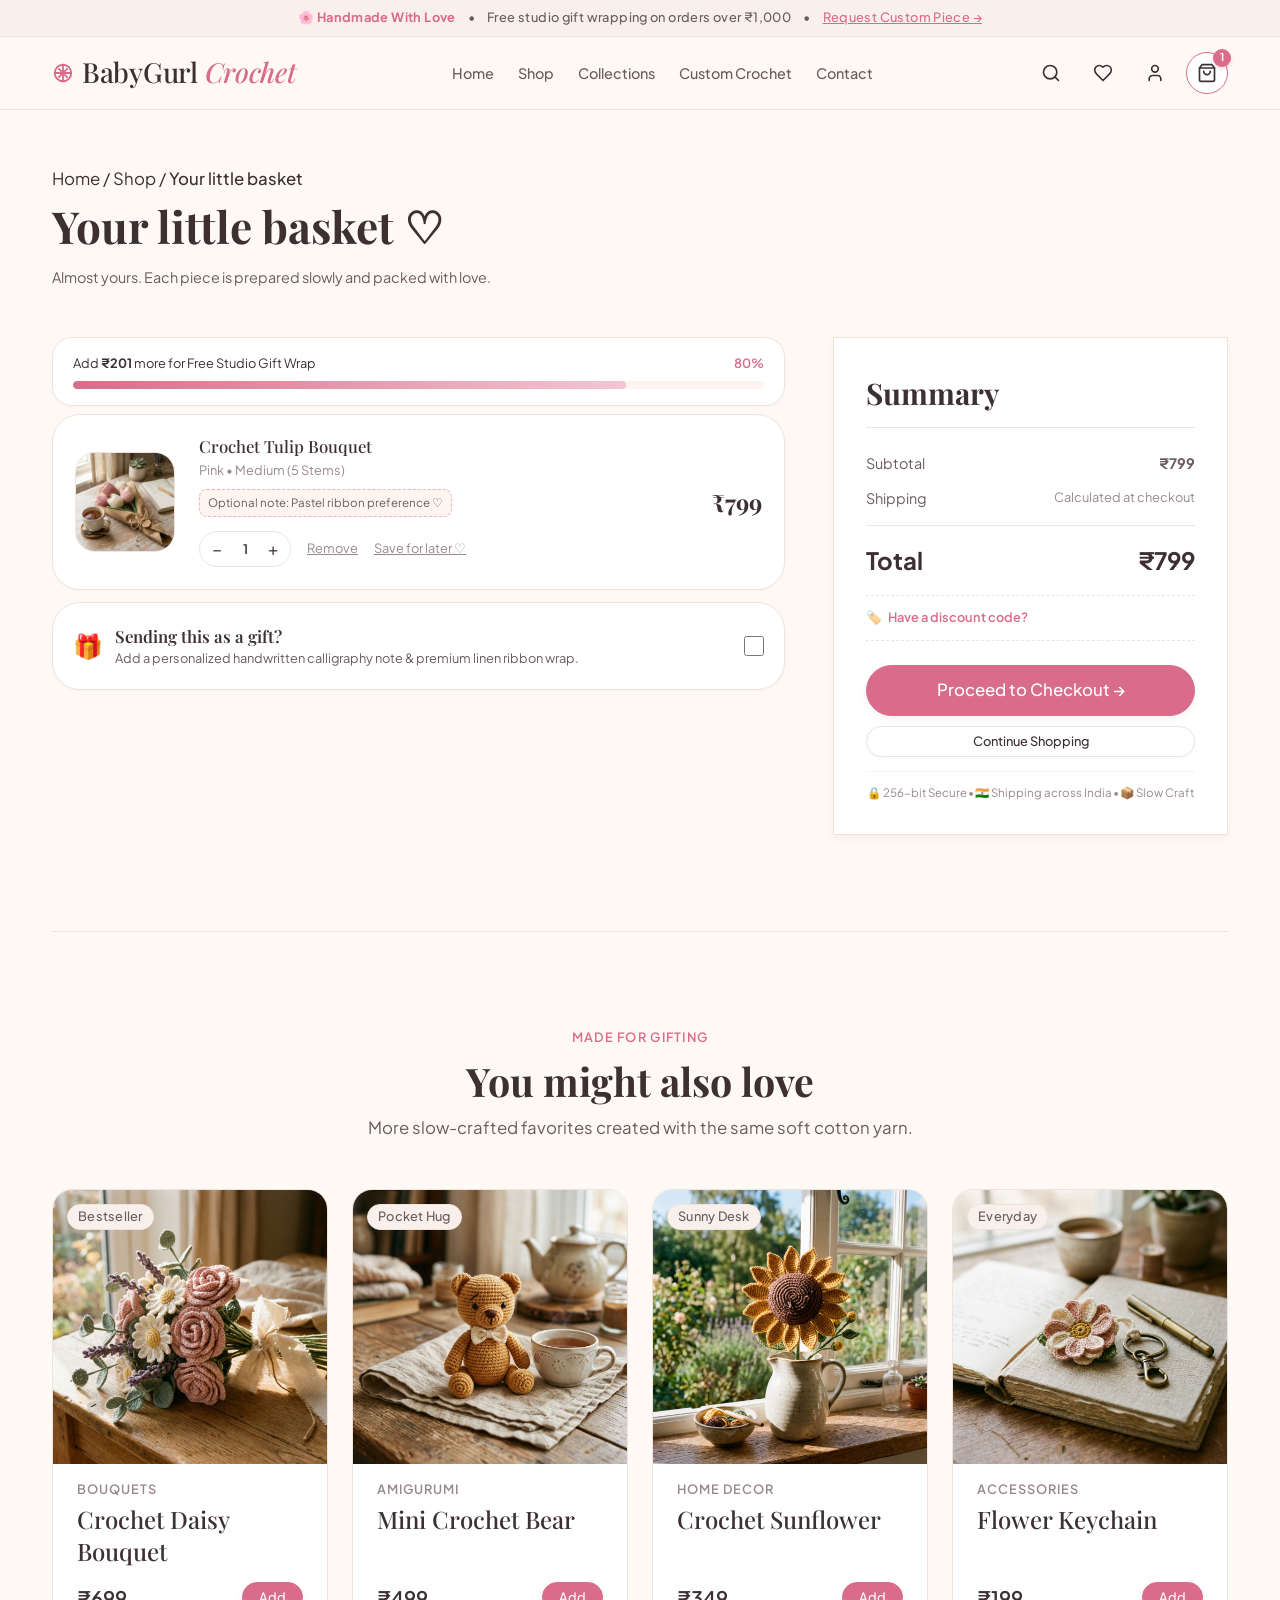
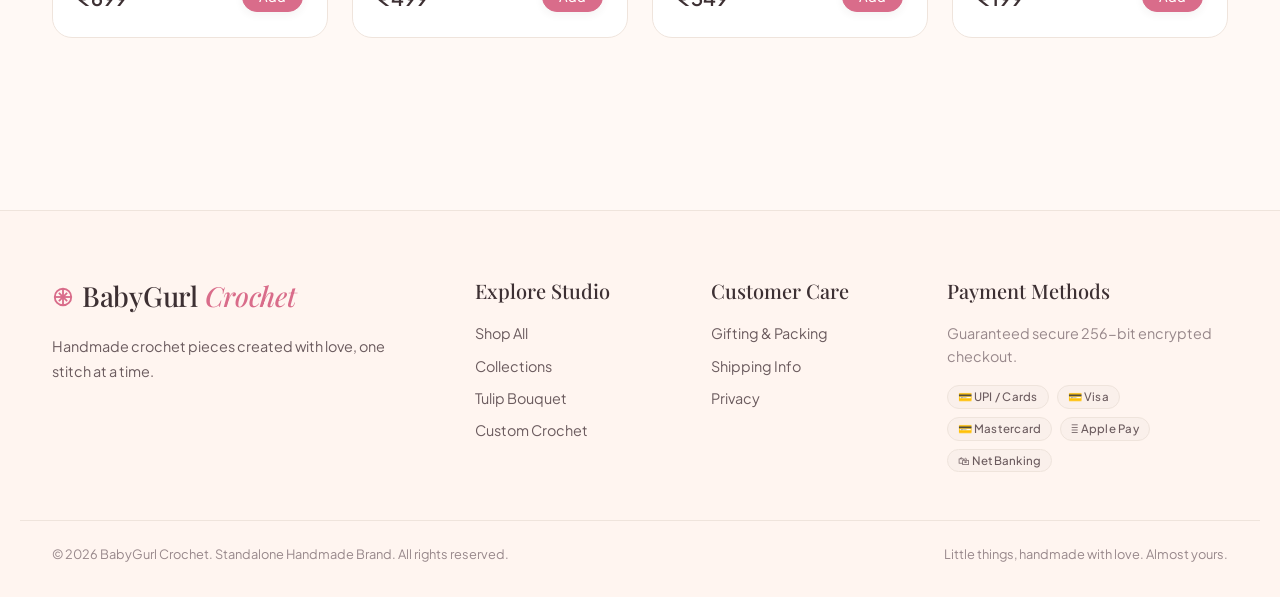
<file: cart.html>
<!DOCTYPE html>
<html lang="en">
<head>
  <meta charset="UTF-8">
  <meta name="viewport" content="width=device-width, initial-scale=1.0">
  <title>Your Little Basket ♡ | BabyGurl Crochet</title>
  <meta name="description" content="Review your handmade crochet items, choose gift wrap, apply coupons, and proceed to secure checkout.">
  <meta name="theme-color" content="#FFF9F5">

  <link rel="icon" type="image/svg+xml" href="data:image/svg+xml,<svg xmlns='http://www.w3.org/2000/svg' viewBox='0 0 100 100'><text y='.9em' font-size='90'>🌸</text></svg>">

  <!-- Core Design System & Cart Styles -->
  <link rel="stylesheet" href="css/tokens.css">
  <link rel="stylesheet" href="css/components.css">
  <link rel="stylesheet" href="css/store.css">
  <link rel="stylesheet" href="css/cart.css">
</head>
<body>

  <!-- Top Announcement Bar -->
  <div class="announcement-bar" id="announcement-bar">
    <span>🌸 <strong>Handmade With Love</strong></span>
    <span>•</span>
    <span>Free studio gift wrapping on orders over ₹1,000</span>
    <span>•</span>
    <a href="custom-crochet.html" style="text-decoration: underline; color: var(--color-primary);">Request Custom Piece →</a>
  </div>

  <!-- Header (Clean, Minimal, Premium) -->
  <header class="site-header" id="site-header">
    <div class="container header-inner">
      <!-- Left: Brand Logo -->
      <a href="index.html" class="brand-wordmark" id="brand-logo" aria-label="BabyGurl Crochet Home">
        <svg class="stitch-icon" viewBox="0 0 24 24" fill="none" stroke="currentColor" stroke-width="2" stroke-linecap="round" stroke-linejoin="round" aria-hidden="true">
          <circle cx="12" cy="12" r="9"/>
          <path d="M12 3v18"/>
          <path d="M3 12h18"/>
          <path d="m7.5 7.5 9 9"/>
          <path d="m16.5 7.5-9 9"/>
        </svg>
        <span>BabyGurl <span class="logo-accent">Crochet</span></span>
      </a>

      <!-- Center: Navigation -->
      <nav class="nav-desktop" aria-label="Main Navigation">
        <a href="index.html" class="nav-link" id="nav-home">Home</a>
        <a href="shop.html" class="nav-link" id="nav-shop">Shop</a>
        <a href="collections.html" class="nav-link" id="nav-collections">Collections</a>
        <a href="custom-crochet.html" class="nav-link" id="nav-custom-crochet">Custom Crochet</a>
        <a href="index.html#contact" class="nav-link" id="nav-contact">Contact</a>
      </nav>

      <!-- Right Actions: Search, Wishlist, Account, Cart -->
      <div class="header-actions">
        <!-- Search Trigger -->
        <button type="button" class="btn-icon btn-icon-ghost" id="btn-header-search" onclick="document.getElementById('search-modal').showModal()" aria-label="Search Shop" title="Search">
          <svg width="20" height="20" viewBox="0 0 24 24" fill="none" stroke="currentColor" stroke-width="2" stroke-linecap="round" stroke-linejoin="round">
            <circle cx="11" cy="11" r="8"/><path d="m21 21-4.3-4.3"/>
          </svg>
        </button>

        <!-- Wishlist -->
        <a href="index.html#wishlist" class="btn-icon btn-icon-ghost" id="btn-header-wishlist" aria-label="Wishlist" title="Wishlist">
          <svg width="20" height="20" viewBox="0 0 24 24" fill="none" stroke="currentColor" stroke-width="2" stroke-linecap="round" stroke-linejoin="round">
            <path d="M19 14c1.49-1.46 3-3.21 3-5.5A5.5 5.5 0 0 0 16.5 3c-1.76 0-3 .5-4.5 2-1.5-1.5-2.74-2-4.5-2A5.5 5.5 0 0 0 2 8.5c0 2.3 1.5 4.05 3 5.5l7 7Z"/>
          </svg>
        </a>

        <!-- Account -->
        <a href="account.html" class="btn-icon btn-icon-ghost" id="btn-header-account" aria-label="Account" title="Account">
          <svg width="20" height="20" viewBox="0 0 24 24" fill="none" stroke="currentColor" stroke-width="2" stroke-linecap="round" stroke-linejoin="round">
            <path d="M19 21v-2a4 4 0 0 0-4-4H9a4 4 0 0 0-4 4v2"/><circle cx="12" cy="7" r="4"/>
          </svg>
        </a>

        <!-- Cart Indicator (Active Page) -->
        <a href="cart.html" class="btn-icon cart-btn-indicator" id="btn-header-cart" aria-label="View Shopping Basket" title="Cart" style="border-color: var(--color-primary);">
          <svg width="20" height="20" viewBox="0 0 24 24" fill="none" stroke="currentColor" stroke-width="2" stroke-linecap="round" stroke-linejoin="round">
            <path d="M6 2 3 6v14a2 2 0 0 0 2 2h14a2 2 0 0 0 2-2V6l-3-4Z"/><path d="M3 6h18"/><path d="M16 10a4 4 0 0 1-8 0"/>
          </svg>
          <span class="cart-badge-count">1</span>
        </a>
      </div>
    </div>
  </header>

  <main class="cart-main-section" id="cart-main-content">
    <div class="container">

      <!-- Breadcrumbs -->
      <nav class="pdp-breadcrumb" aria-label="Breadcrumb" style="padding-top: 0;">
        <a href="index.html">Home</a>
        <span>/</span>
        <a href="shop.html">Shop</a>
        <span>/</span>
        <span style="color: var(--color-dark); font-weight: var(--weight-medium);">Your little basket</span>
      </nav>

      <!-- Cart Header -->
      <div class="cart-header-block">
        <h1 class="cart-page-title">Your little basket ♡</h1>
        <p class="cart-page-sub">Almost yours. Each piece is prepared slowly and packed with love.</p>
      </div>

      <!-- Two-Column Cart Layout -->
      <div class="cart-layout-grid" id="cart-layout-grid">

        <!-- LEFT SIDE: Items & Gifting -->
        <div>
          <!-- Free Studio Gift Wrap Perk Meter -->
          <div class="cart-perk-box">
            <div class="cart-perk-header">
              <span id="cart-perk-text">Add <strong>₹201</strong> more for Free Studio Gift Wrap</span>
              <span style="font-weight: var(--weight-semibold); color: var(--color-primary);">80%</span>
            </div>
            <div class="cart-perk-track">
              <div class="cart-perk-fill" id="cart-perk-fill" style="width: 80%;"></div>
            </div>
          </div>

          <!-- Items List Container -->
          <div class="cart-items-wrapper" id="cart-items-list">
            <!-- Dynamically populated by js/cart.js -->
          </div>

          <!-- Sending as a Gift? 🎁 -->
          <div class="cart-gift-box">
            <label class="gift-toggle-row" for="gift-opt-toggle">
              <div class="gift-toggle-left">
                <span class="gift-toggle-icon">🎁</span>
                <div>
                  <div class="gift-toggle-title">Sending this as a gift?</div>
                  <div class="gift-toggle-sub">Add a personalized handwritten calligraphy note & premium linen ribbon wrap.</div>
                </div>
              </div>
              <input type="checkbox" id="gift-opt-toggle" style="accent-color: var(--color-primary); width: 20px; height: 20px; cursor: pointer;">
            </label>

            <!-- Expanded Gift Message Area -->
            <div class="gift-details-expand" id="gift-details-expand">
              <div class="form-group" style="margin-bottom: 12px;">
                <label class="form-label" for="gift-message-input" style="font-size: var(--text-xs);">Handwritten note for wooden tag / card</label>
                <textarea id="gift-message-input" class="form-textarea" style="min-height: 80px; font-size: var(--text-sm);" placeholder="Write something sweet… (e.g. Happy 21st, Maya! Loved you then, love you now ♡)"></textarea>
              </div>
              <label style="display: flex; align-items: center; gap: 8px; font-size: var(--text-xs); color: var(--color-dark-muted); cursor: pointer;">
                <input type="checkbox" id="gift-hide-price-check" checked style="accent-color: var(--color-primary); width: 16px; height: 16px;">
                <span>Hide price from recipient (price receipt omitted from shipping parcel)</span>
              </label>
            </div>
          </div>

        </div>

        <!-- RIGHT SIDE: Sticky Order Summary -->
        <aside class="cart-summary-sticky">
          <div class="cart-summary-card">
            <h2 class="cart-summary-title">Summary</h2>

            <!-- Subtotal -->
            <div class="cart-summary-row">
              <span>Subtotal</span>
              <strong id="summary-subtotal-val">₹799</strong>
            </div>

            <!-- Shipping Note -->
            <div class="cart-summary-row">
              <span>Shipping</span>
              <span class="text-subtle" style="font-size: var(--text-xs);">Calculated at checkout</span>
            </div>

            <!-- Discount Row (Hidden if none) -->
            <div class="cart-summary-row is-discount" id="summary-discount-row" style="display: none;">
              <span>Handmade Discount</span>
              <span id="summary-discount-val">-₹0</span>
            </div>

            <!-- Total -->
            <div class="cart-summary-row is-total">
              <span>Total</span>
              <span id="summary-total-val">₹799</span>
            </div>

            <!-- Coupon Accordion (Subtle) -->
            <details class="cart-coupon-accordion" id="coupon-accordion">
              <summary>
                <span>🏷️</span>
                <span>Have a discount code?</span>
              </summary>
              <div class="coupon-input-group">
                <input type="text" id="coupon-input-field" class="coupon-input" placeholder="Enter code (e.g. SWEET10)">
                <button type="button" class="btn btn-secondary btn-sm" id="btn-apply-coupon" style="padding: 6px 14px;">
                  Apply
                </button>
              </div>
              <div id="coupon-status-msg" style="display: none; font-size: 0.72rem; color: var(--color-success); margin-top: 6px;"></div>
            </details>

            <!-- Actions -->
            <div class="cart-summary-actions">
              <a href="checkout.html" class="btn btn-primary btn-lg" style="text-align: center; width: 100%;">
                Proceed to Checkout →
              </a>
              <a href="shop.html" class="btn btn-secondary btn-sm" style="text-align: center; width: 100%;">
                Continue Shopping
              </a>
            </div>

            <!-- Subtle Trust Badges -->
            <div class="cart-trust-badges">
              <span>🔒 256-bit Secure</span>
              <span>•</span>
              <span>🇮🇳 Shipping across India</span>
              <span>•</span>
              <span>📦 Slow Craft</span>
            </div>
          </div>
        </aside>

      </div>

      <!-- =====================================================================
           EMPTY BASKET STATE
           ===================================================================== -->
      <div class="cart-empty-state" id="cart-empty-state">
        <div class="empty-state-icon">🧺</div>
        <h2 class="empty-state-heading">Your basket is feeling lonely ♡</h2>
        <p class="empty-state-lead">
          Let's find something handmade for it. From everlasting flowers to pocket plushies, we have something sweet waiting for you.
        </p>
        <div class="empty-state-actions">
          <a href="shop.html" class="btn btn-primary btn-md">
            Shop Crochet
          </a>
          <a href="collections.html" class="btn btn-secondary btn-md">
            Explore Gifts
          </a>
        </div>
      </div>

      <!-- =====================================================================
           YOU MAY ALSO LIKE (4 Recommended Products)
           ===================================================================== -->
      <section class="cart-recommendations-section" aria-labelledby="rec-heading">
        <div class="section-header">
          <span class="section-tag">Made For Gifting</span>
          <h2 class="section-title" id="rec-heading">You might also love</h2>
          <p class="section-desc">More slow-crafted favorites created with the same soft cotton yarn.</p>
        </div>

        <div class="cart-rec-grid">
          <!-- 1. Daisy Bouquet -->
          <article class="product-card">
            <div class="product-card-media">
              <span class="badge badge-linen product-card-badge">Bestseller</span>
              <img class="product-card-img" src="assets/images/bouquet.jpg" alt="Crochet Daisy Bouquet" loading="lazy">
            </div>
            <div class="product-card-body">
              <div class="product-card-category">Bouquets</div>
              <h3 class="product-card-title"><a href="product-details.html">Crochet Daisy Bouquet</a></h3>
              <div class="product-card-footer">
                <div class="product-card-price">₹699</div>
                <button type="button" class="btn btn-primary btn-sm" onclick="addCrossSellToBasket({ id: 'crochet-daisy-bouquet', title: 'Crochet Daisy Bouquet', price: 699, variant: 'Cream & Blush', image: 'assets/images/bouquet.jpg' })">
                  Add
                </button>
              </div>
            </div>
          </article>

          <!-- 2. Mini Bear -->
          <article class="product-card">
            <div class="product-card-media">
              <span class="badge badge-linen product-card-badge">Pocket Hug</span>
              <img class="product-card-img" src="assets/images/bear.jpg" alt="Mini Crochet Bear" loading="lazy">
            </div>
            <div class="product-card-body">
              <div class="product-card-category">Amigurumi</div>
              <h3 class="product-card-title"><a href="shop.html">Mini Crochet Bear</a></h3>
              <div class="product-card-footer">
                <div class="product-card-price">₹499</div>
                <button type="button" class="btn btn-primary btn-sm" onclick="addCrossSellToBasket({ id: 'mini-crochet-bear', title: 'Mini Crochet Bear', price: 499, variant: 'Honey Caramel', image: 'assets/images/bear.jpg' })">
                  Add
                </button>
              </div>
            </div>
          </article>

          <!-- 3. Sunflower -->
          <article class="product-card">
            <div class="product-card-media">
              <span class="badge badge-linen product-card-badge">Sunny Desk</span>
              <img class="product-card-img" src="assets/images/sunflower.jpg" alt="Crochet Sunflower" loading="lazy">
            </div>
            <div class="product-card-body">
              <div class="product-card-category">Home Decor</div>
              <h3 class="product-card-title"><a href="shop.html">Crochet Sunflower</a></h3>
              <div class="product-card-footer">
                <div class="product-card-price">₹349</div>
                <button type="button" class="btn btn-primary btn-sm" onclick="addCrossSellToBasket({ id: 'crochet-sunflower', title: 'Crochet Sunflower', price: 349, variant: 'Honey Gold', image: 'assets/images/sunflower.jpg' })">
                  Add
                </button>
              </div>
            </div>
          </article>

          <!-- 4. Keychain -->
          <article class="product-card">
            <div class="product-card-media">
              <span class="badge badge-linen product-card-badge">Everyday</span>
              <img class="product-card-img" src="assets/images/keychain.jpg" alt="Flower Keychain" loading="lazy">
            </div>
            <div class="product-card-body">
              <div class="product-card-category">Accessories</div>
              <h3 class="product-card-title"><a href="shop.html">Flower Keychain</a></h3>
              <div class="product-card-footer">
                <div class="product-card-price">₹199</div>
                <button type="button" class="btn btn-primary btn-sm" onclick="addCrossSellToBasket({ id: 'flower-keychain', title: 'Flower Keychain', price: 199, variant: 'Pastel Blossom', image: 'assets/images/keychain.jpg' })">
                  Add
                </button>
              </div>
            </div>
          </article>
        </div>
      </section>

    </div>
  </main>

  <!-- Search Modal -->
  <dialog class="modal-card" id="search-modal" aria-label="Search items">
    <div style="display: flex; justify-content: space-between; align-items: center; margin-bottom: 16px;">
      <h3 class="heading-3" style="margin: 0;">Search Handmade Pieces</h3>
      <button type="button" class="btn-icon btn-icon-ghost" onclick="document.getElementById('search-modal').close()">✕</button>
    </div>
    <div class="form-group">
      <input type="text" class="form-input" placeholder="Search tulips, bears, sunflowers, bags, keychains..." oninput="handleSearch(this.value)">
    </div>
    <div id="search-results-box" style="display: flex; flex-direction: column; gap: 8px; max-height: 260px; overflow-y: auto;">
      <span class="text-subtle">Try: "tulip", "bear", "bag", "sunflower", "keychain"</span>
    </div>
  </dialog>

  <!-- Site Footer -->
  <footer class="site-footer">
    <div class="container footer-grid">
      <!-- Col 1: Logo & Short Description -->
      <div class="footer-brand-col">
        <a href="index.html" class="brand-wordmark">
          <svg class="stitch-icon" viewBox="0 0 24 24" fill="none" stroke="currentColor" stroke-width="2"><circle cx="12" cy="12" r="9"/><path d="M12 3v18"/><path d="M3 12h18"/><path d="m7.5 7.5 9 9"/><path d="m16.5 7.5-9 9"/></svg>
          <span>BabyGurl <span class="logo-accent">Crochet</span></span>
        </a>
        <p class="body-lead" style="font-size: var(--text-sm); max-width: 340px;">
          Handmade crochet pieces created with love, one stitch at a time.
        </p>
      </div>

      <!-- Col 2: Navigation Links -->
      <div class="footer-nav-col">
        <h4 class="footer-col-title">Explore Studio</h4>
        <a href="shop.html" class="footer-link">Shop All</a>
        <a href="collections.html" class="footer-link">Collections</a>
        <a href="product-details.html" class="footer-link">Tulip Bouquet</a>
        <a href="custom-crochet.html" class="footer-link">Custom Crochet</a>
      </div>

      <!-- Col 3: Customer Care & Policies -->
      <div class="footer-nav-col">
        <h4 class="footer-col-title">Customer Care</h4>
        <a href="#" class="footer-link" onclick="showCartToast('Carefully packed in eco-kraft paper & raw linen 📦'); return false;">Gifting & Packing</a>
        <a href="#" class="footer-link" onclick="showCartToast('Safe insured courier across India 🇮🇳'); return false;">Shipping Info</a>
        <a href="#" class="footer-link" onclick="showCartToast('Your privacy is 100% protected 🔒'); return false;">Privacy</a>
      </div>

      <!-- Col 4: Safe Checkout & Payment Methods -->
      <div class="footer-nav-col">
        <h4 class="footer-col-title">Payment Methods</h4>
        <p class="text-subtle" style="margin-bottom: 8px;">Guaranteed secure 256-bit encrypted checkout.</p>
        <div style="display: flex; gap: 8px; flex-wrap: wrap;">
          <span class="badge badge-linen" style="font-size: 0.72rem;">💳 UPI / Cards</span>
          <span class="badge badge-linen" style="font-size: 0.72rem;">💳 Visa</span>
          <span class="badge badge-linen" style="font-size: 0.72rem;">💳 Mastercard</span>
          <span class="badge badge-linen" style="font-size: 0.72rem;"> Apple Pay</span>
          <span class="badge badge-linen" style="font-size: 0.72rem;">🛍 NetBanking</span>
        </div>
      </div>
    </div>

    <div class="container footer-bottom">
      <div>© 2026 BabyGurl Crochet. Standalone Handmade Brand. All rights reserved.</div>
      <div>Little things, handmade with love. Almost yours.</div>
    </div>
  </footer>

  <!-- Toast Notification Container -->
  <div id="toast-container" class="toast-container"></div>

  <!-- Cart Interaction Engine -->
  <script src="js/cart.js"></script>

  <script>
    function handleSearch(q) {
      const box = document.getElementById('search-results-box');
      if (!box) return;
      if (!q.trim()) {
        box.innerHTML = '<span class="text-subtle">Try: "tulip", "bear", "bag", "sunflower", "keychain"</span>';
        return;
      }
      box.innerHTML = `
        <a href="shop.html" style="padding: 10px; background: var(--bg-surface-warm); border-radius: var(--radius-sm); font-size: var(--text-sm); display: block; color: var(--color-dark);">
          Browse all results for "<strong>${q}</strong>" in Shop →
        </a>
      `;
    }
  </script>
</body>
</html>
</file>
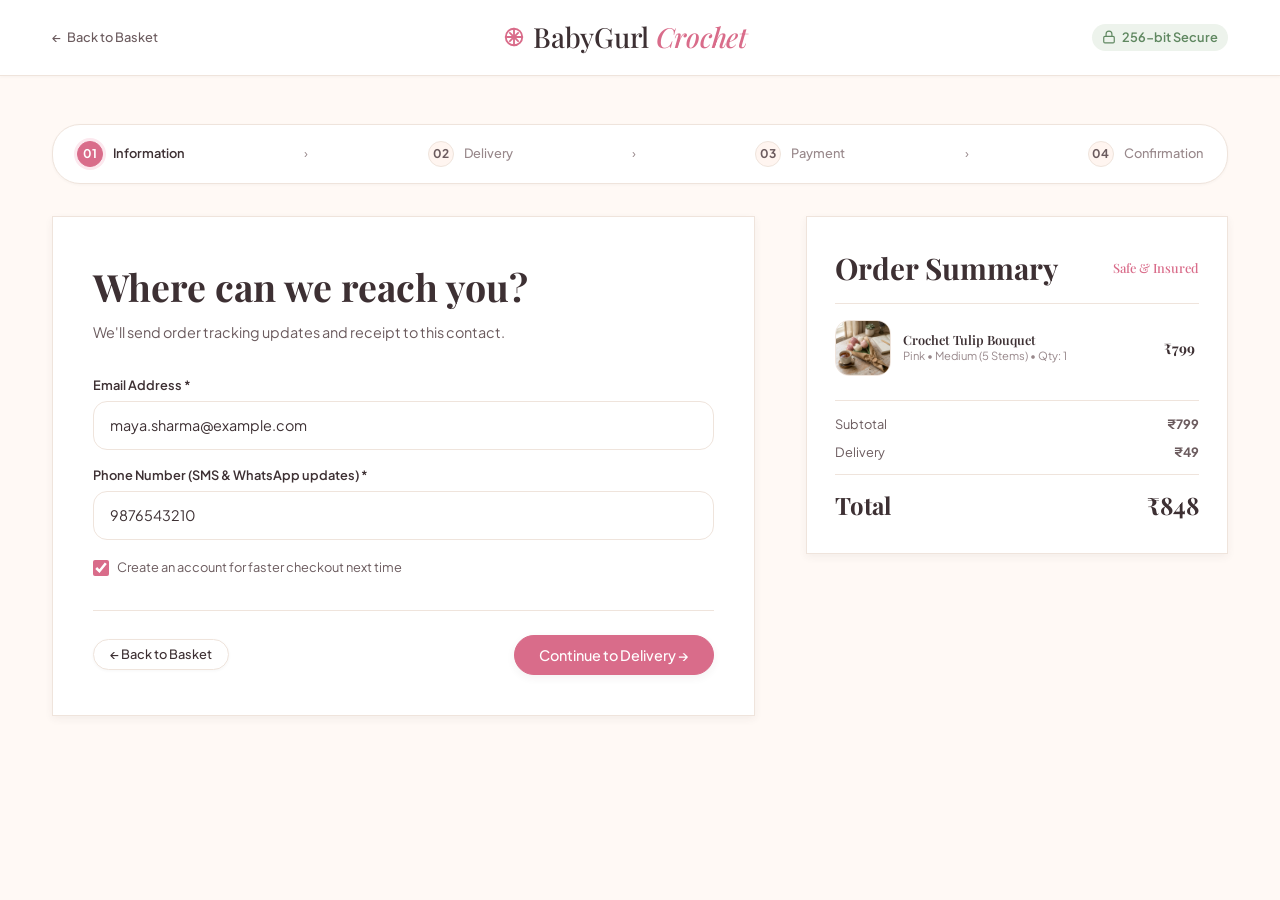
<file: checkout.html>
<!DOCTYPE html>
<html lang="en">
<head>
  <meta charset="UTF-8">
  <meta name="viewport" content="width=device-width, initial-scale=1.0">
  <title>Secure Checkout | BabyGurl Crochet</title>
  <meta name="description" content="Complete your handmade crochet order with secure UPI, Cards, NetBanking, and insured delivery across India.">
  <meta name="theme-color" content="#FFF9F5">

  <link rel="icon" type="image/svg+xml" href="data:image/svg+xml,<svg xmlns='http://www.w3.org/2000/svg' viewBox='0 0 100 100'><text y='.9em' font-size='90'>🌸</text></svg>">

  <!-- Core Design System & Checkout Styles -->
  <link rel="stylesheet" href="css/tokens.css">
  <link rel="stylesheet" href="css/components.css">
  <link rel="stylesheet" href="css/store.css">
  <link rel="stylesheet" href="css/checkout.css">
</head>
<body class="checkout-active">

  <!-- =========================================================================
       DISTRACTION-FREE HEADER (Logo + Back to Cart only)
       ========================================================================= -->
  <header class="checkout-header">
    <div class="container checkout-header-inner">
      <!-- Back to Cart Link -->
      <a href="cart.html" class="back-to-cart-link">
        <span>←</span>
        <span>Back to Basket</span>
      </a>

      <!-- BabyGurl Crochet Wordmark -->
      <a href="index.html" class="brand-wordmark" aria-label="BabyGurl Crochet Home">
        <svg class="stitch-icon" viewBox="0 0 24 24" fill="none" stroke="currentColor" stroke-width="2" stroke-linecap="round" stroke-linejoin="round" aria-hidden="true">
          <circle cx="12" cy="12" r="9"/>
          <path d="M12 3v18"/>
          <path d="M3 12h18"/>
          <path d="m7.5 7.5 9 9"/>
          <path d="m16.5 7.5-9 9"/>
        </svg>
        <span>BabyGurl <span class="logo-accent">Crochet</span></span>
      </a>

      <!-- 256-bit Secure Checkout Badge -->
      <div class="checkout-secure-badge">
        <svg width="14" height="14" viewBox="0 0 24 24" fill="none" stroke="currentColor" stroke-width="2"><rect width="18" height="11" x="3" y="11" rx="2" ry="2"/><path d="M7 11V7a5 5 0 0 1 10 0v4"/></svg>
        <span>256-bit Secure</span>
      </div>
    </div>
  </header>

  <main class="checkout-main-wrap" id="checkout-main-content">
    <div class="container">

      <!-- =====================================================================
           STEP PROGRESS INDICATOR (01 Information, 02 Delivery, 03 Payment, 04 Confirmation)
           ===================================================================== -->
      <nav class="checkout-steps-tracker" id="checkout-steps-tracker" aria-label="Checkout Progress">
        <div class="step-indicator-item active" data-step="1">
          <span class="step-indicator-num">01</span>
          <span class="label">Information</span>
        </div>
        <span style="color: var(--color-dark-subtle); font-size: 0.8rem;">›</span>
        <div class="step-indicator-item" data-step="2">
          <span class="step-indicator-num">02</span>
          <span class="label">Delivery</span>
        </div>
        <span style="color: var(--color-dark-subtle); font-size: 0.8rem;">›</span>
        <div class="step-indicator-item" data-step="3">
          <span class="step-indicator-num">03</span>
          <span class="label">Payment</span>
        </div>
        <span style="color: var(--color-dark-subtle); font-size: 0.8rem;">›</span>
        <div class="step-indicator-item" data-step="4">
          <span class="step-indicator-num">04</span>
          <span class="label">Confirmation</span>
        </div>
      </nav>

      <!-- Two-Column Checkout Layout -->
      <div class="checkout-grid">

        <!-- LEFT COLUMN: Multi-Step Wizard Panels -->
        <div>

          <!-- =================================================================
               STEP 1: CONTACT INFORMATION
               ================================================================= -->
          <div class="checkout-panel active" id="checkout-step-1">
            <h2 class="checkout-panel-heading">Where can we reach you?</h2>
            <p class="checkout-panel-sub">We'll send order tracking updates and receipt to this contact.</p>

            <div class="form-field-group">
              <label class="form-field-label" for="checkout-email">Email Address *</label>
              <input type="email" id="checkout-email" class="form-field-input" placeholder="e.g. maya@example.com" value="maya.sharma@example.com" required>
              <div class="field-error-msg">Please enter a valid email address</div>
            </div>

            <div class="form-field-group">
              <label class="form-field-label" for="checkout-phone">Phone Number (SMS & WhatsApp updates) *</label>
              <input type="tel" id="checkout-phone" class="form-field-input" placeholder="e.g. 9876543210" value="9876543210" required>
              <div class="field-error-msg">Please enter a valid 10-digit mobile number</div>
            </div>

            <div class="form-field-group" style="margin-top: 18px;">
              <label style="display: flex; align-items: center; gap: 8px; font-size: var(--text-xs); color: var(--color-dark-muted); cursor: pointer;">
                <input type="checkbox" id="checkout-save-account" checked style="accent-color: var(--color-primary); width: 16px; height: 16px;">
                <span>Create an account for faster checkout next time</span>
              </label>
            </div>

            <div class="checkout-step-footer">
              <a href="cart.html" class="btn btn-secondary btn-sm">
                ← Back to Basket
              </a>
              <button type="button" class="btn btn-primary btn-md" onclick="nextCheckoutStep()">
                Continue to Delivery →
              </button>
            </div>
          </div>

          <!-- =================================================================
               STEP 2: DELIVERY ADDRESS & METHOD
               ================================================================= -->
          <div class="checkout-panel" id="checkout-step-2">
            <h2 class="checkout-panel-heading">Where should we send your order?</h2>
            <p class="checkout-panel-sub">Each handmade package is packed carefully in eco-kraft boxes across India.</p>

            <div class="form-field-group">
              <label class="form-field-label" for="checkout-name">Full Name *</label>
              <input type="text" id="checkout-name" class="form-field-input" placeholder="e.g. Maya Sharma" value="Maya Sharma" required>
              <div class="field-error-msg">Please enter your full name</div>
            </div>

            <div class="form-field-group">
              <label class="form-field-label" for="checkout-address">Apartment / House / Street Address *</label>
              <input type="text" id="checkout-address" class="form-field-input" placeholder="Flat 402, Bloom Residencies, Linking Road" value="Flat 402, Bloom Residencies, Linking Road" required>
              <div class="field-error-msg">Please enter your street address</div>
            </div>

            <div style="display: grid; grid-template-columns: 1fr 1fr; gap: 14px;">
              <div class="form-field-group">
                <label class="form-field-label" for="checkout-city">City *</label>
                <input type="text" id="checkout-city" class="form-field-input" placeholder="e.g. Mumbai" value="Mumbai" required>
                <div class="field-error-msg">Please enter your city</div>
              </div>

              <div class="form-field-group">
                <label class="form-field-label" for="checkout-state">State *</label>
                <select id="checkout-state" class="form-field-input">
                  <option value="Maharashtra" selected>Maharashtra</option>
                  <option value="Delhi">Delhi</option>
                  <option value="Karnataka">Karnataka</option>
                  <option value="Tamil Nadu">Tamil Nadu</option>
                  <option value="Telangana">Telangana</option>
                  <option value="West Bengal">West Bengal</option>
                  <option value="Gujarat">Gujarat</option>
                  <option value="Rajasthan">Rajasthan</option>
                  <option value="Other">Other States & UTs</option>
                </select>
              </div>
            </div>

            <div style="display: grid; grid-template-columns: 1fr 1fr; gap: 14px;">
              <div class="form-field-group">
                <label class="form-field-label" for="checkout-pincode">PIN Code (6 Digits) *</label>
                <input type="text" id="checkout-pincode" class="form-field-input" placeholder="e.g. 400050" value="400050" maxlength="6" required>
                <div class="field-error-msg">Please enter a valid 6-digit Indian PIN code</div>
              </div>

              <div class="form-field-group">
                <label class="form-field-label" for="checkout-country">Country</label>
                <input type="text" id="checkout-country" class="form-field-input" value="India" disabled style="background: var(--bg-surface-warm); cursor: not-allowed;">
              </div>
            </div>

            <!-- Delivery Method Selector (Differentiating Preparation & Shipping Time) -->
            <div style="margin-top: var(--space-xl);">
              <label class="form-field-label" style="font-size: var(--text-sm);">Choose Delivery Method</label>

              <div class="delivery-options-grid">
                <!-- Standard Delivery -->
                <label class="delivery-method-card active" data-method="standard">
                  <div class="delivery-method-info">
                    <span class="delivery-method-name">Standard Delivery</span>
                    <span class="delivery-method-timing">Estimated 4–7 business days</span>
                    <span class="delivery-method-handmade-note">✨ Handmade preparation: 3–5 days • Courier shipping: 4–7 days</span>
                  </div>
                  <div class="delivery-method-price">₹49 (or FREE over ₹1,000)</div>
                </label>

                <!-- Express Delivery -->
                <label class="delivery-method-card" data-method="express">
                  <div class="delivery-method-info">
                    <span class="delivery-method-name">Express Studio Delivery</span>
                    <span class="delivery-method-timing">Estimated 2–4 business days</span>
                    <span class="delivery-method-handmade-note">⚡ Priority craft queue (2–3 days) • Insured air shipping</span>
                  </div>
                  <div class="delivery-method-price">₹149</div>
                </label>
              </div>
            </div>

            <div class="checkout-step-footer">
              <button type="button" class="btn btn-secondary btn-sm" onclick="prevCheckoutStep()">
                ← Back to Contact
              </button>
              <button type="button" class="btn btn-primary btn-md" onclick="nextCheckoutStep()">
                Continue to Payment →
              </button>
            </div>
          </div>

          <!-- =================================================================
               STEP 3: PAYMENT
               ================================================================= -->
          <div class="checkout-panel" id="checkout-step-3">
            <h2 class="checkout-panel-heading">Choose how you'd like to pay</h2>
            <p class="checkout-panel-sub">All transactions are encrypted with 256-bit bank-grade security.</p>

            <!-- Payment Tabs -->
            <div class="payment-methods-tabs" role="tablist">
              <button type="button" class="payment-tab-btn active" data-pay="upi">
                <span>📱</span>
                <span>UPI (Instant)</span>
              </button>
              <button type="button" class="payment-tab-btn" data-pay="card">
                <span>💳</span>
                <span>Cards</span>
              </button>
              <button type="button" class="payment-tab-btn" data-pay="netbanking">
                <span>🏦</span>
                <span>Net Banking</span>
              </button>
              <button type="button" class="payment-tab-btn" data-pay="wallets">
                <span>👛</span>
                <span>Wallets</span>
              </button>
              <button type="button" class="payment-tab-btn" data-pay="cod">
                <span>💵</span>
                <span>Cash on Delivery</span>
              </button>
            </div>

            <!-- SUBPANEL 1: UPI -->
            <div class="payment-subpanel active" id="pay-subpanel-upi">
              <label class="form-field-label">Quick UPI App</label>
              <div class="upi-apps-row">
                <button type="button" class="upi-app-chip" data-app="GPay">Google Pay</button>
                <button type="button" class="upi-app-chip" data-app="PhonePe">PhonePe</button>
                <button type="button" class="upi-app-chip" data-app="Paytm">Paytm</button>
                <button type="button" class="upi-app-chip" data-app="BHIM">BHIM UPI</button>
              </div>

              <div class="form-field-group">
                <label class="form-field-label" for="checkout-upi-id">Or Enter UPI ID</label>
                <div style="display: flex; gap: 8px;">
                  <input type="text" id="checkout-upi-id" class="form-field-input" placeholder="e.g. mobile@okaxis / username@upi" value="maya@okaxis">
                  <button type="button" class="btn btn-secondary btn-sm" onclick="showCheckoutToast('UPI ID Verified ✓')" style="white-space: nowrap;">
                    Verify
                  </button>
                </div>
              </div>
            </div>

            <!-- SUBPANEL 2: CARDS -->
            <div class="payment-subpanel" id="pay-subpanel-card">
              <div class="form-field-group">
                <label class="form-field-label">Card Number</label>
                <input type="text" class="form-field-input" placeholder="4111 2222 3333 4444" maxlength="19">
              </div>
              <div style="display: grid; grid-template-columns: 2fr 1fr 1fr; gap: 10px;">
                <div class="form-field-group">
                  <label class="form-field-label">Name on Card</label>
                  <input type="text" class="form-field-input" placeholder="Maya Sharma">
                </div>
                <div class="form-field-group">
                  <label class="form-field-label">Expiry</label>
                  <input type="text" class="form-field-input" placeholder="MM/YY" maxlength="5">
                </div>
                <div class="form-field-group">
                  <label class="form-field-label">CVV</label>
                  <input type="password" class="form-field-input" placeholder="•••" maxlength="4">
                </div>
              </div>
            </div>

            <!-- SUBPANEL 3: NETBANKING -->
            <div class="payment-subpanel" id="pay-subpanel-netbanking">
              <label class="form-field-label">Select Your Bank</label>
              <select class="form-field-input">
                <option>HDFC Bank</option>
                <option>ICICI Bank</option>
                <option>State Bank of India (SBI)</option>
                <option>Axis Bank</option>
                <option>Kotak Mahindra Bank</option>
              </select>
            </div>

            <!-- SUBPANEL 4: WALLETS -->
            <div class="payment-subpanel" id="pay-subpanel-wallets">
              <label class="form-field-label">Select Wallet</label>
              <select class="form-field-input">
                <option>Paytm Wallet</option>
                <option>PhonePe Wallet</option>
                <option>Mobikwik</option>
                <option>Amazon Pay</option>
              </select>
            </div>

            <!-- SUBPANEL 5: COD -->
            <div class="payment-subpanel" id="pay-subpanel-cod">
              <p style="font-size: var(--text-xs); color: var(--color-dark-muted); line-height: var(--leading-relaxed); margin: 0;">
                Pay with cash upon delivery. An OTP verification SMS will be sent prior to courier dispatch. (₹50 slow-craft verification fee applies for COD).
              </p>
            </div>

            <!-- Trust Reassurance -->
            <div style="display: flex; align-items: center; gap: 8px; font-size: var(--text-xs); color: var(--color-dark-muted); margin: 16px 0;">
              <svg width="16" height="16" viewBox="0 0 24 24" fill="none" stroke="currentColor" stroke-width="2" color="var(--color-success)"><path d="M12 22s8-4 8-10V5l-8-3-8 3v7c0 6 8 10 8 10z"/></svg>
              <span>Your payment information is securely processed. We never store full card or UPI PIN details.</span>
            </div>

            <!-- Error State Demo Button (Edge State Simulation) -->
            <div style="text-align: right; margin-bottom: 12px;">
              <button type="button" style="background: none; border: none; color: var(--color-dark-subtle); font-size: 0.72rem; text-decoration: underline; cursor: pointer;" onclick="simulatePaymentError()">
                [Demo Simulator: Test Payment Error Edge State]
              </button>
            </div>

            <!-- Final CTA Button -->
            <button type="button" class="btn btn-primary btn-lg" id="btn-place-order" onclick="placeOrder()" style="width: 100%; padding: 16px;">
              Place Order ♡
            </button>
            <p class="text-subtle" style="font-size: 0.72rem; text-align: center; margin-top: 8px;">
              By placing your order, you agree to our Terms and Policies.
            </p>

            <div class="checkout-step-footer">
              <button type="button" class="btn btn-secondary btn-sm" onclick="prevCheckoutStep()">
                ← Back to Delivery
              </button>
              <span class="text-subtle">Almost yours!</span>
            </div>
          </div>

          <!-- =================================================================
               STEP 4: ORDER CONFIRMATION & ORDER TRACKING
               ================================================================= -->
          <div class="checkout-panel" id="checkout-step-4">
            <div class="confirmation-card">
              <div class="confirmation-heart-icon">♡</div>
              <h1 class="confirmation-title">Your order is on its way to becoming something special ♡</h1>
              <p class="confirmation-sub">Thank you for supporting handmade craftsmanship. A maker is already smiling!</p>

              <!-- Order Summary Badges Box -->
              <div class="confirmation-details-box">
                <div class="conf-detail-row">
                  <span class="text-muted">Order Number:</span>
                  <strong style="color: var(--color-primary); font-family: var(--font-editorial);" id="conf-order-number">#BGC-84920</strong>
                </div>
                <div class="conf-detail-row">
                  <span class="text-muted">Estimated Preparation:</span>
                  <strong id="conf-prep-date">Oct 4, 2026</strong>
                </div>
                <div class="conf-detail-row">
                  <span class="text-muted">Estimated Delivery:</span>
                  <strong style="color: var(--color-success);" id="conf-deliv-date">Oct 8, 2026</strong>
                </div>
                <div class="conf-detail-row">
                  <span class="text-muted">Delivery Address:</span>
                  <span id="conf-address-summary" style="max-width: 280px; text-align: right; color: var(--color-dark);">Flat 402, Mumbai, MH</span>
                </div>
              </div>

              <!-- Slow-Craft Handmade Timeline (Emphasizing Being Handmade) -->
              <div style="text-align: left; margin: var(--space-xl) 0 8px;">
                <span class="badge badge-linen">Slow-Craft Journey</span>
                <h3 class="heading-4" style="margin: 6px 0 0;">Handmade Production & Shipping Timeline</h3>
              </div>

              <div class="craft-tracking-timeline">
                <!-- 1 -->
                <div class="timeline-node done">
                  <div class="timeline-dot">✓</div>
                  <div class="timeline-label">Order Placed</div>
                </div>
                <!-- 2 -->
                <div class="timeline-node done">
                  <div class="timeline-dot">✓</div>
                  <div class="timeline-label">Payment Confirmed</div>
                </div>
                <!-- 3: Highlighted Being Handmade -->
                <div class="timeline-node active">
                  <div class="timeline-dot">🧶</div>
                  <div class="timeline-label">Being Handmade</div>
                </div>
                <!-- 4 -->
                <div class="timeline-node">
                  <div class="timeline-dot">🎁</div>
                  <div class="timeline-label">Ready to Ship</div>
                </div>
                <!-- 5 -->
                <div class="timeline-node">
                  <div class="timeline-dot">🚚</div>
                  <div class="timeline-label">Shipped</div>
                </div>
                <!-- 6 -->
                <div class="timeline-node">
                  <div class="timeline-dot">📦</div>
                  <div class="timeline-label">Out for Delivery</div>
                </div>
                <!-- 7 -->
                <div class="timeline-node">
                  <div class="timeline-dot">🌸</div>
                  <div class="timeline-label">Delivered ♡</div>
                </div>
              </div>

              <div style="display: flex; gap: 14px; justify-content: center; flex-wrap: wrap; margin-top: var(--space-2xl);">
                <a href="account.html" class="btn btn-primary btn-md">
                  Track in My Account →
                </a>
                <a href="shop.html" class="btn btn-secondary btn-md">
                  Continue Shopping
                </a>
              </div>
            </div>
          </div>

        </div>

        <!-- RIGHT COLUMN: Collapsible Order Summary Sidebar -->
        <aside class="checkout-summary-box" id="checkout-summary-column">
          <h2 class="checkout-summary-title">
            <span>Order Summary</span>
            <span style="font-size: var(--text-xs); color: var(--color-primary); font-family: var(--font-body); font-weight: var(--weight-medium);">Safe & Insured</span>
          </h2>

          <!-- Mini Items List -->
          <div class="checkout-items-list" id="checkout-summary-items">
            <!-- Dynamically populated by js/checkout.js -->
          </div>

          <!-- Price Calculations -->
          <div style="border-top: 1px solid var(--border-card); padding-top: 14px;">
            <div style="display: flex; justify-content: space-between; margin-bottom: 8px; font-size: var(--text-xs); color: var(--color-dark-muted);">
              <span>Subtotal</span>
              <strong id="summary-subtotal">₹799</strong>
            </div>

            <div style="display: flex; justify-content: space-between; margin-bottom: 8px; font-size: var(--text-xs); color: var(--color-dark-muted);">
              <span>Delivery</span>
              <strong id="summary-shipping">₹49</strong>
            </div>

            <div id="summary-discount-row" style="display: none; justify-content: space-between; margin-bottom: 8px; font-size: var(--text-xs); color: var(--color-success); font-weight: var(--weight-medium);">
              <span>Discount</span>
              <strong id="summary-discount">-₹0</strong>
            </div>

            <div style="display: flex; justify-content: space-between; margin-top: 12px; padding-top: 12px; border-top: 1px solid var(--border-card); font-family: var(--font-editorial); font-size: var(--text-lg); color: var(--color-dark); font-weight: var(--weight-bold);">
              <span>Total</span>
              <span id="summary-grand-total">₹848</span>
            </div>
          </div>
        </aside>

      </div>

    </div>
  </main>

  <!-- =========================================================================
       EDGE STATE: PAYMENT FAILED MODAL (<dialog>)
       ========================================================================= -->
  <dialog class="error-state-modal" id="payment-error-modal" aria-labelledby="error-modal-title">
    <div class="error-state-icon">✕</div>
    <h3 class="heading-3" id="error-modal-title" style="margin-bottom: 8px; color: var(--color-error);">
      Something went wrong with your payment.
    </h3>
    <p style="font-size: var(--text-xs); color: var(--color-dark-muted); line-height: var(--leading-relaxed); margin-bottom: 20px;">
      Your order hasn't been placed. You can try again without losing your basket. Your items are safe in your cart.
    </p>
    <div style="display: flex; flex-direction: column; gap: 8px;">
      <button type="button" class="btn btn-primary btn-md" onclick="closePaymentErrorModal(); showCheckoutToast('Retrying payment gateway connection... 🌸');">
        Try Payment Again
      </button>
      <button type="button" class="btn btn-secondary btn-sm" onclick="closePaymentErrorModal();">
        Choose Another Method
      </button>
    </div>
  </dialog>

  <!-- Mobile Sticky Bottom Bar -->
  <div class="mobile-sticky-checkout-bar" id="mobile-sticky-checkout-bar">
    <div>
      <div style="font-size: 0.7rem; color: var(--color-dark-subtle);">Total Amount</div>
      <strong id="mobile-sticky-total-val" style="font-size: var(--text-sm); color: var(--color-dark);">₹848</strong>
    </div>
    <button type="button" class="btn btn-primary btn-sm" onclick="placeOrder()">
      Place Order ♡
    </button>
  </div>

  <!-- Toast Notification Container -->
  <div id="toast-container" class="toast-container"></div>

  <!-- Checkout Interaction Engine -->
  <script src="js/checkout.js"></script>
</body>
</html>
</file>
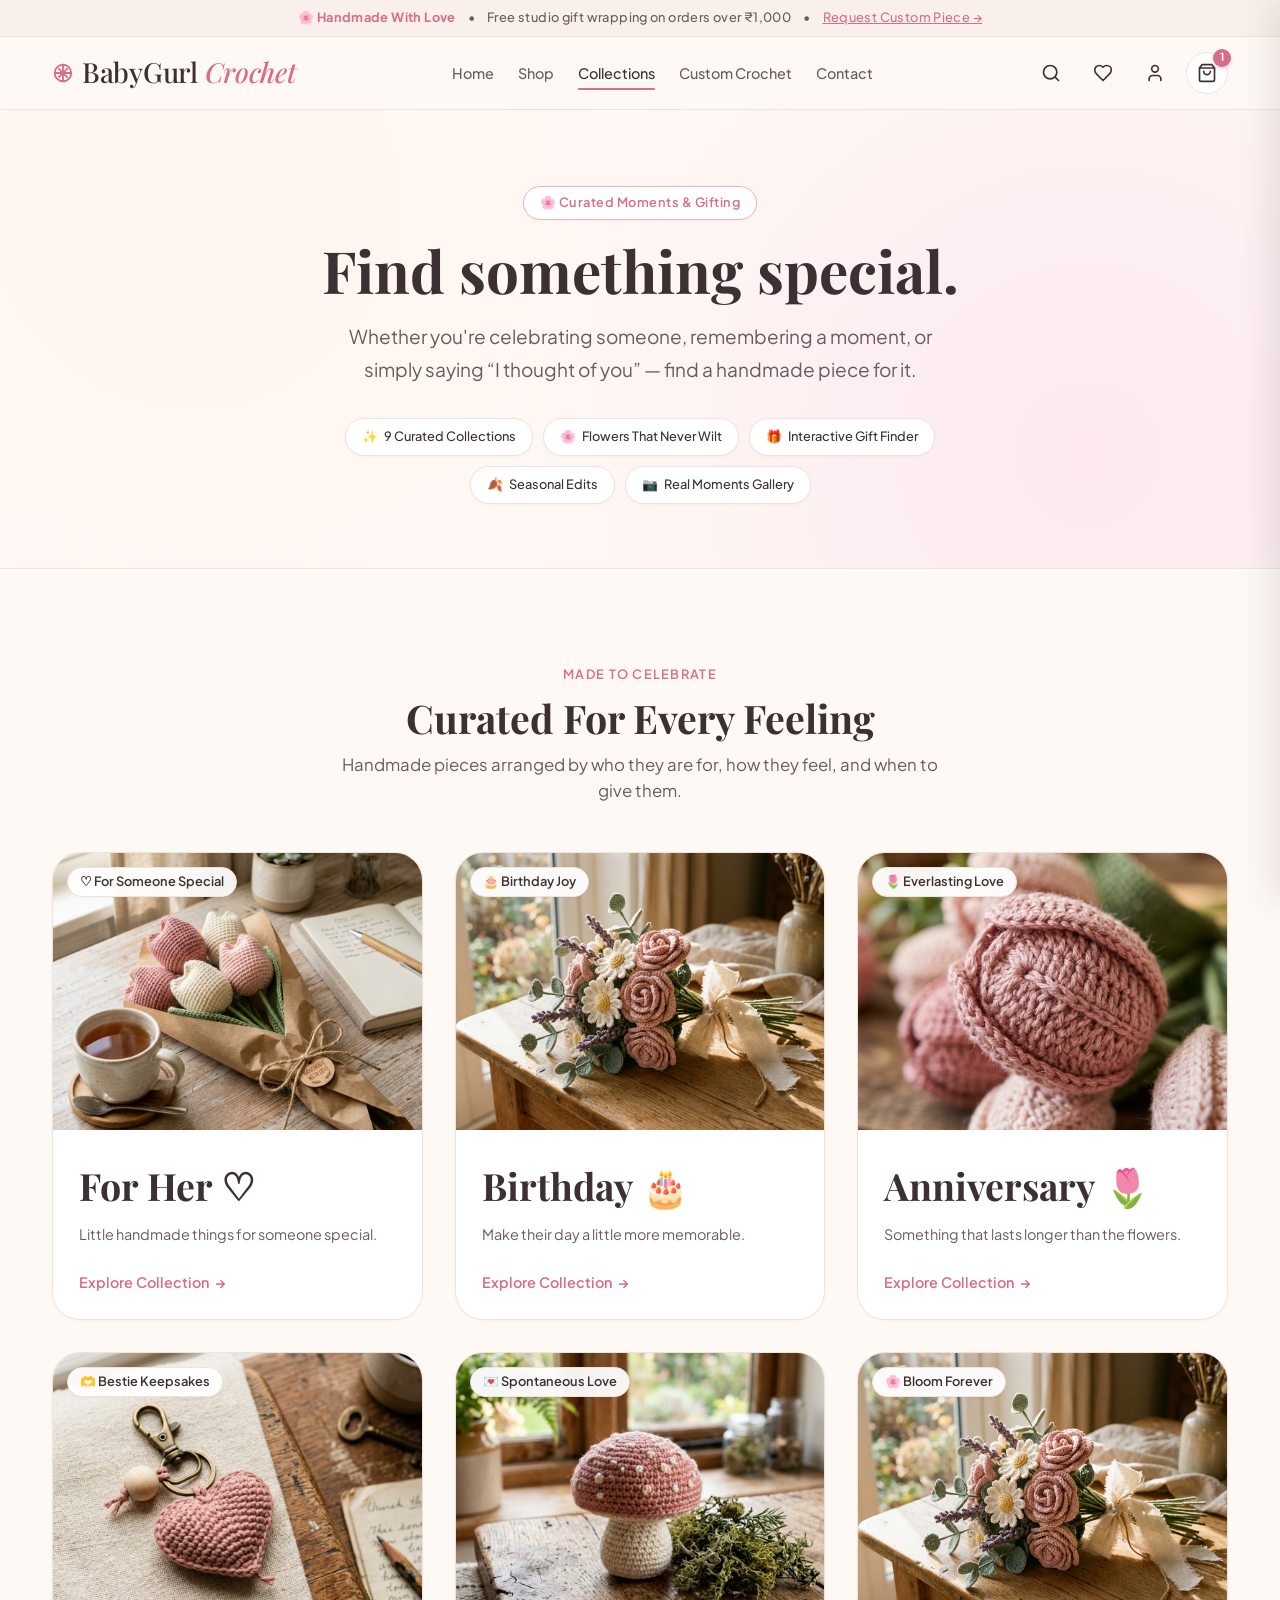
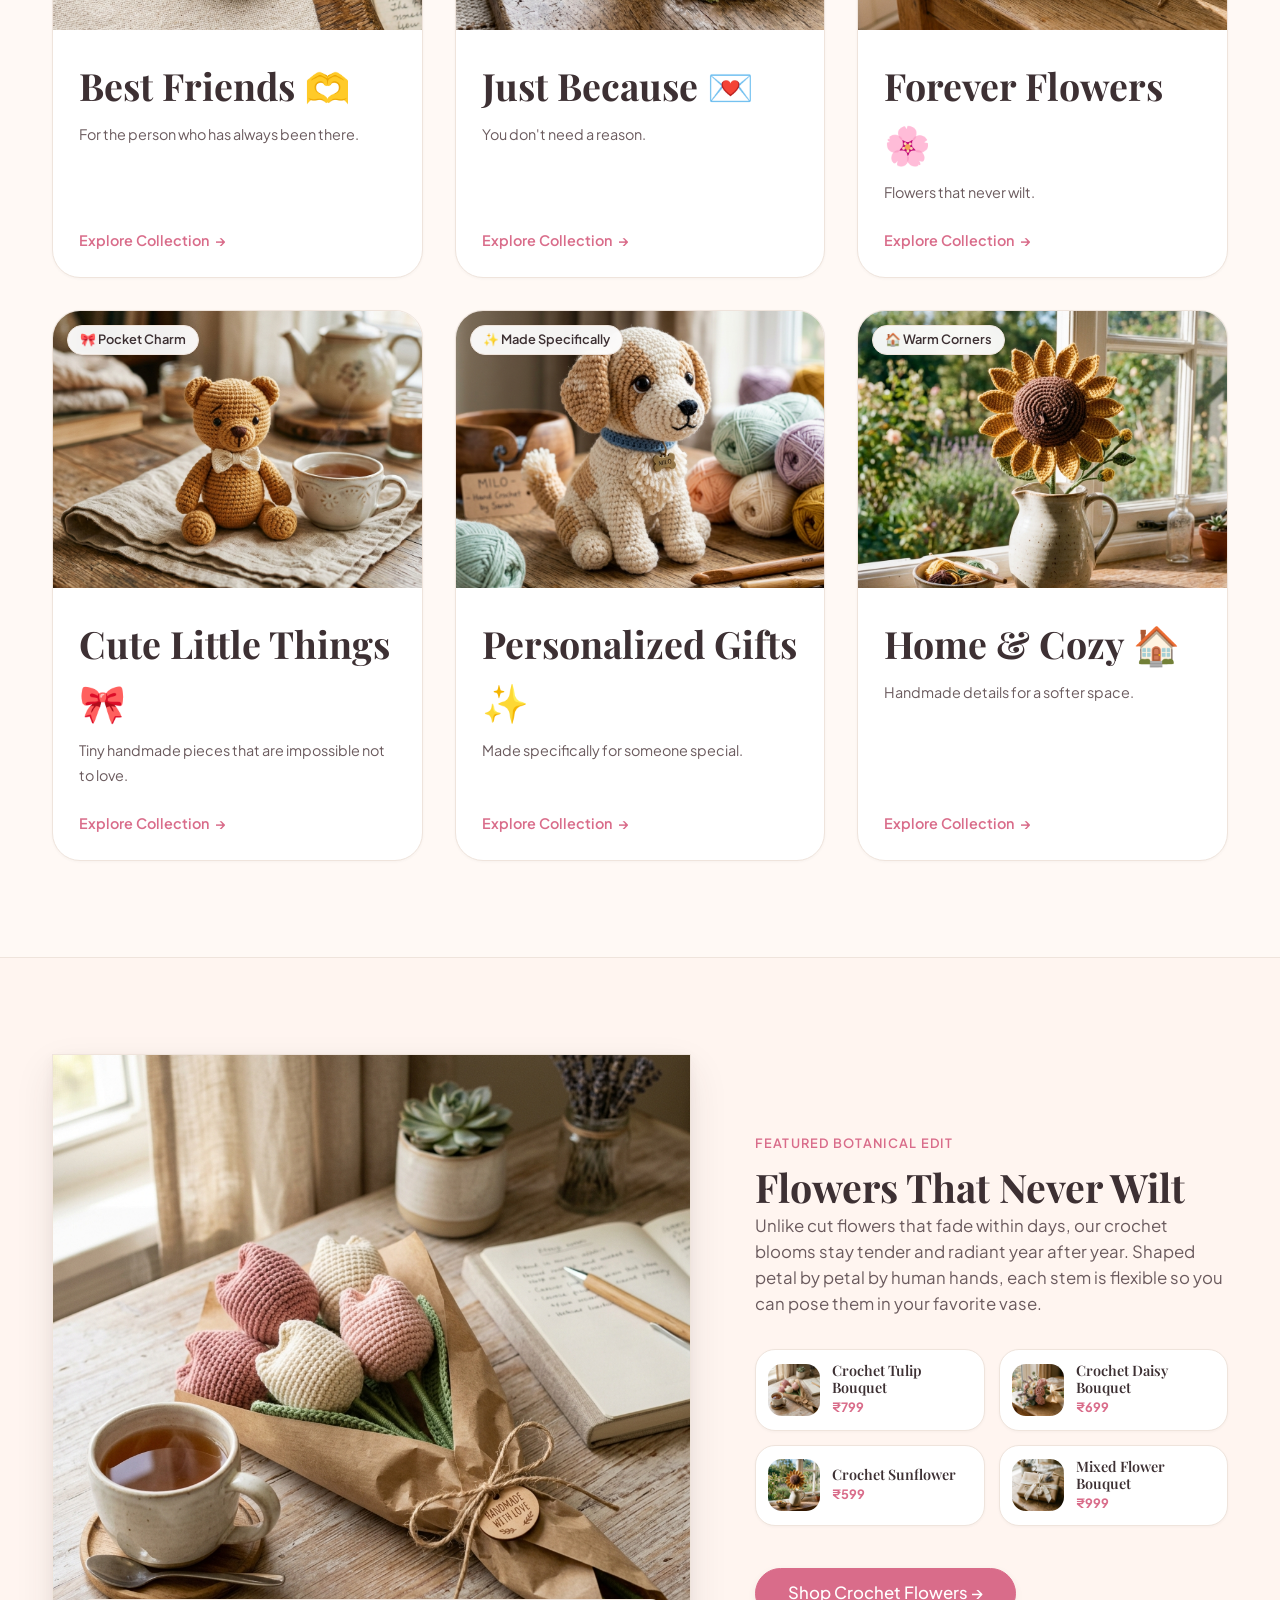
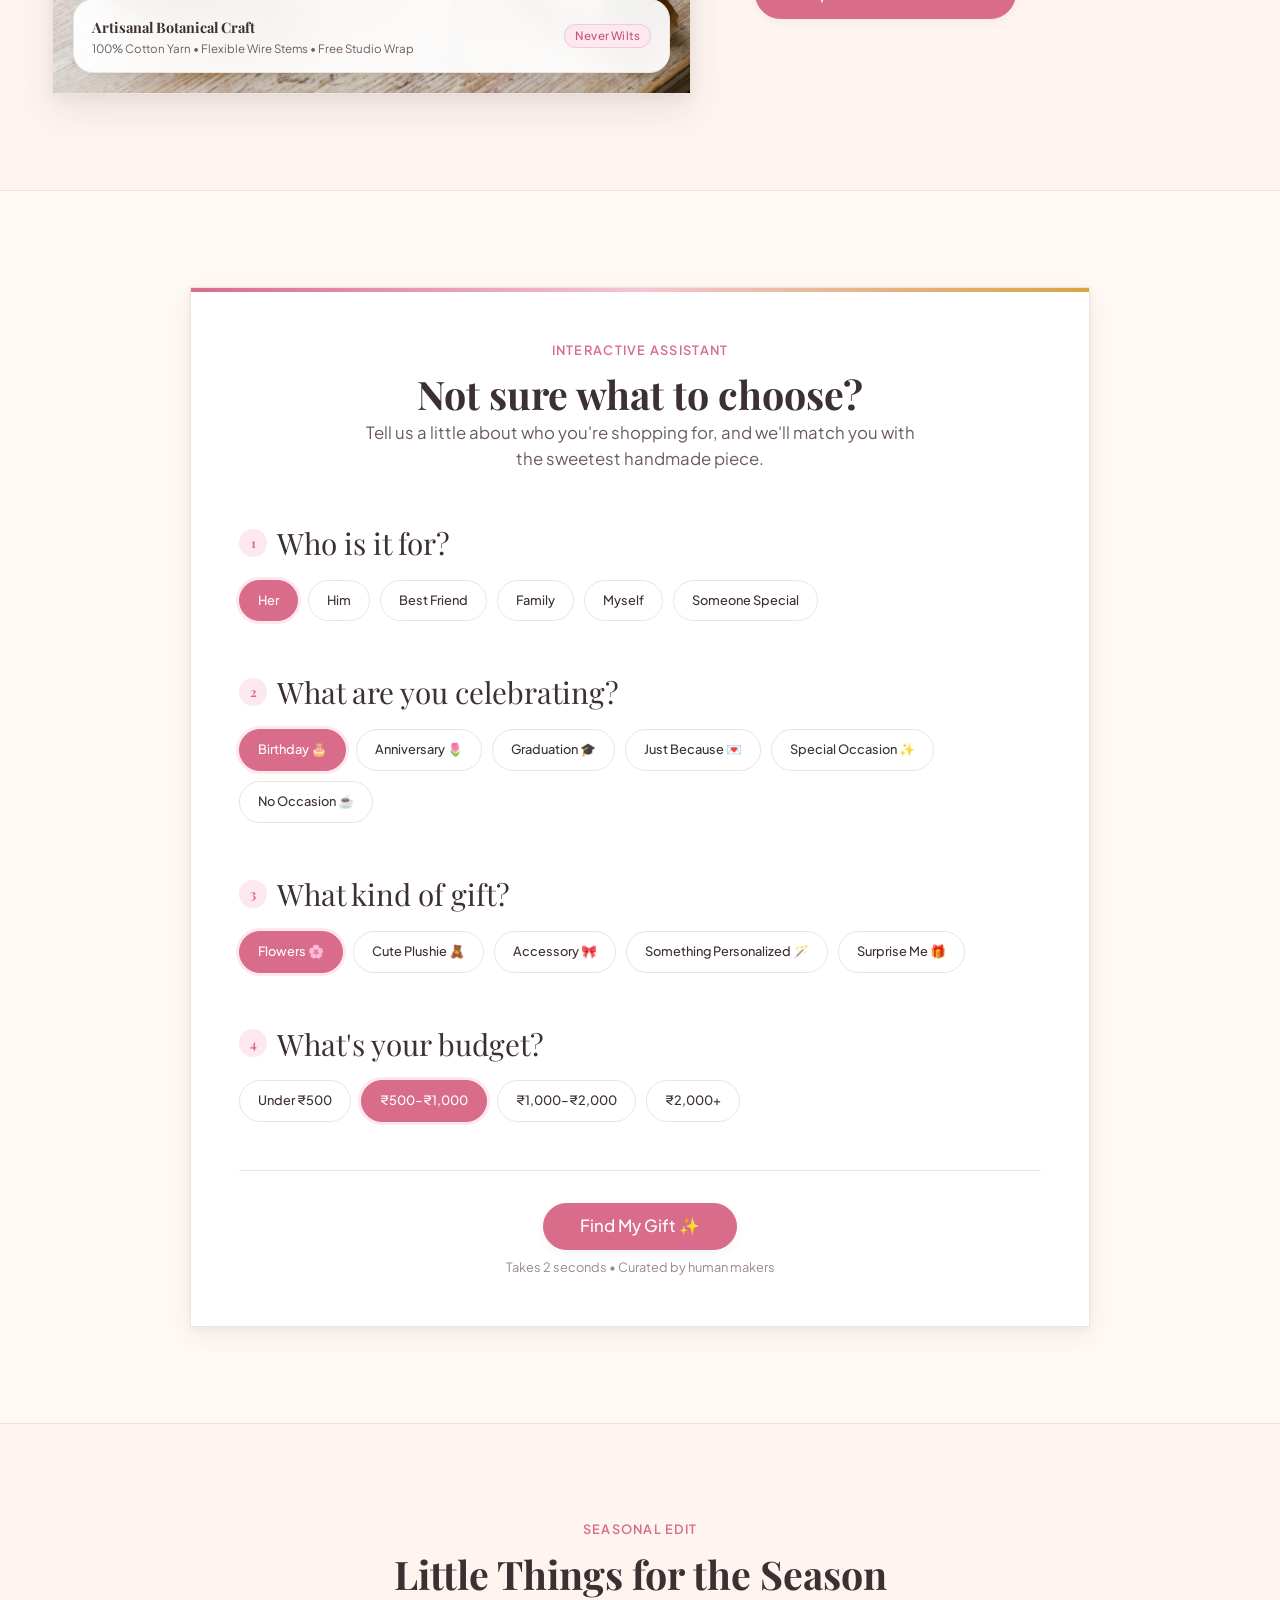
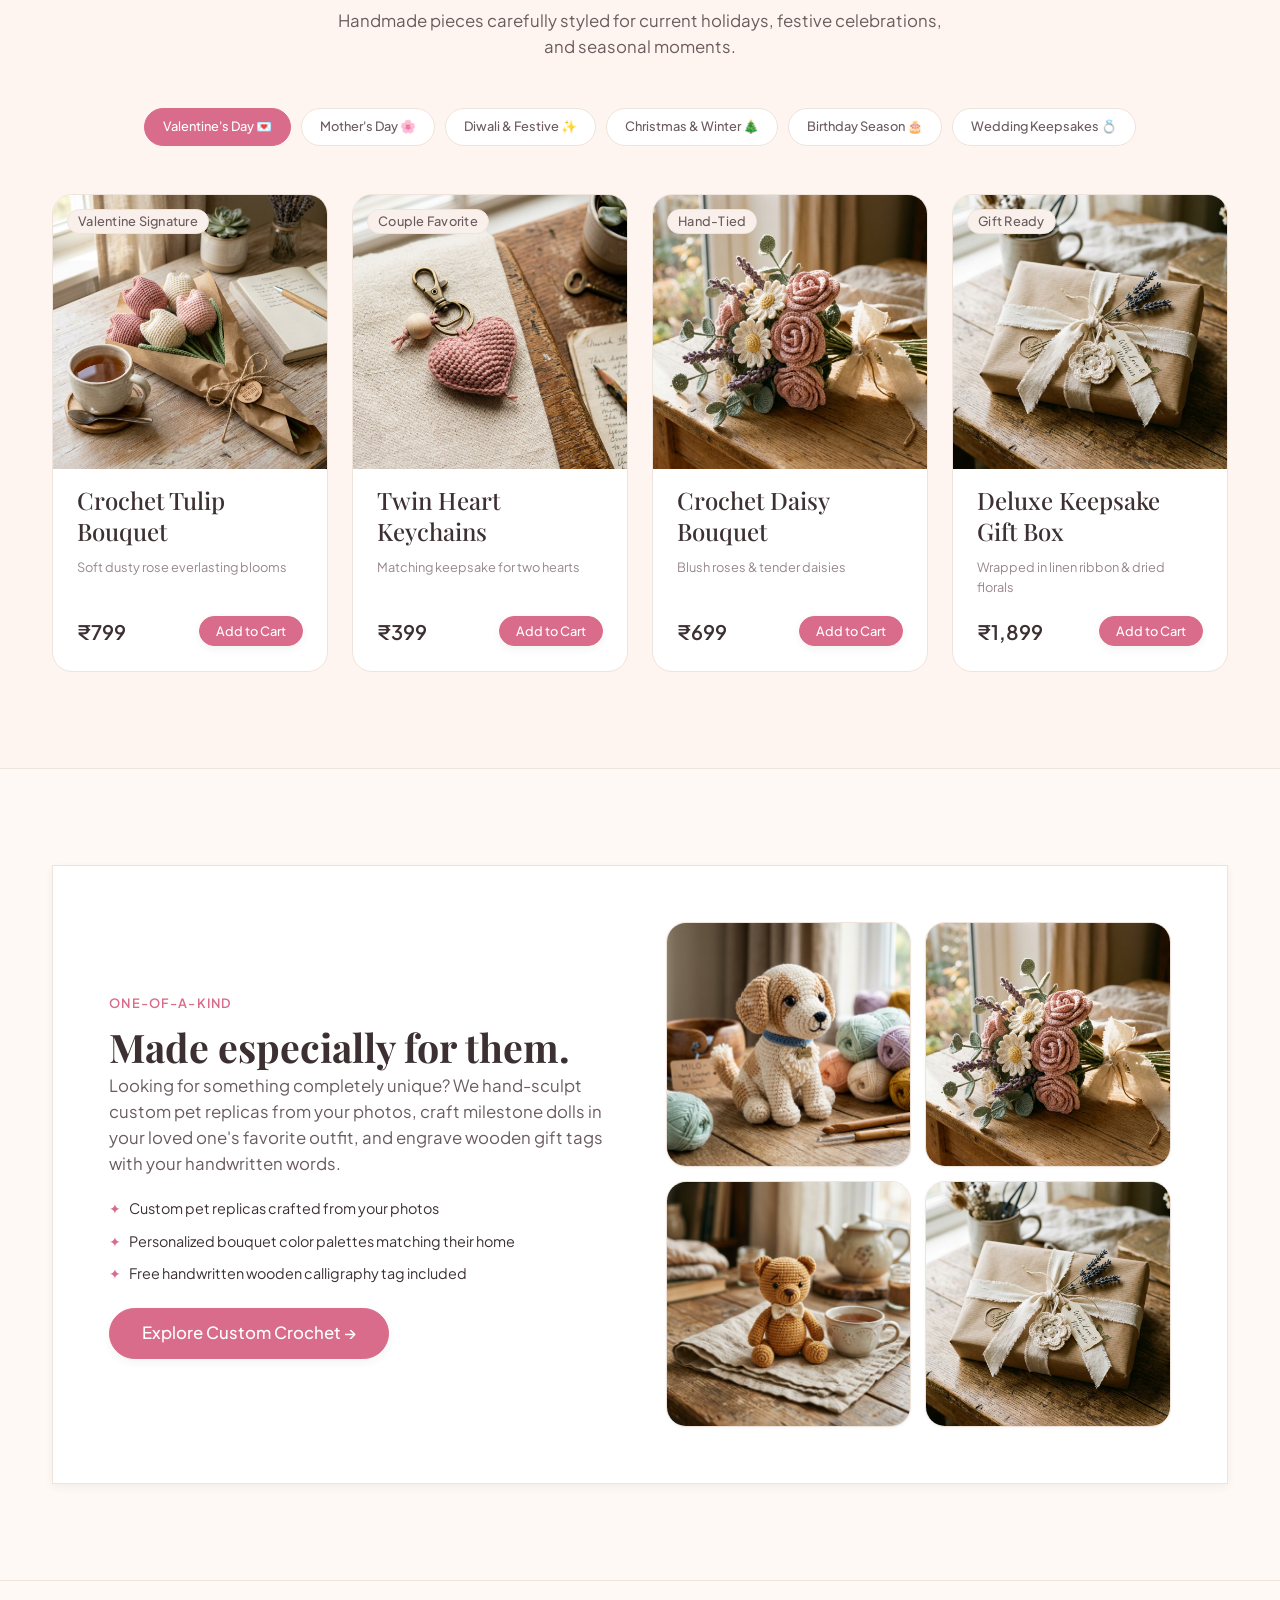
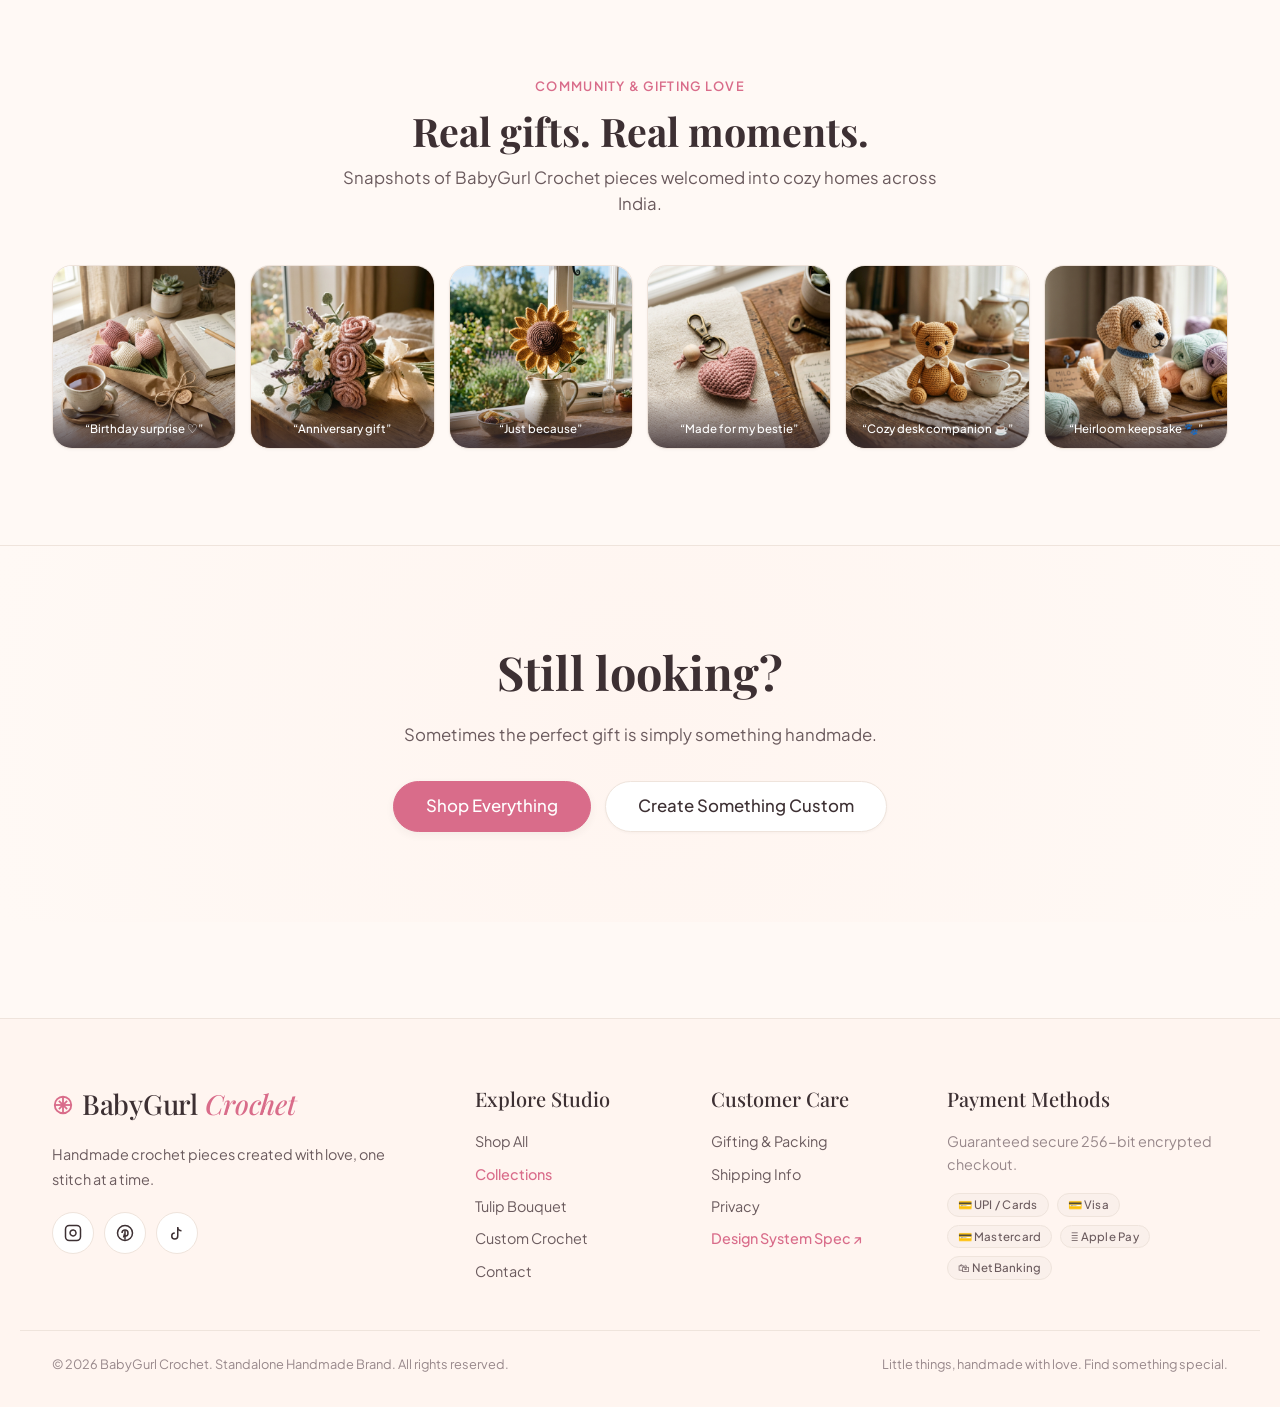
<file: collections.html>
<!DOCTYPE html>
<html lang="en">
<head>
  <meta charset="UTF-8">
  <meta name="viewport" content="width=device-width, initial-scale=1.0">
  <title>Curated Collections | Moments, Occasions & Gifting | BabyGurl Crochet</title>
  <meta name="description" content="Discover handmade crochet collections for occasions, relationships, and gifting moments. Forever flowers, personalized keepsakes, and cozy handmade treasures.">
  <meta name="theme-color" content="#FFF9F5">

  <link rel="icon" type="image/svg+xml" href="data:image/svg+xml,<svg xmlns='http://www.w3.org/2000/svg' viewBox='0 0 100 100'><text y='.9em' font-size='90'>🌸</text></svg>">

  <!-- Core Design System & Collections Styles -->
  <link rel="stylesheet" href="css/tokens.css">
  <link rel="stylesheet" href="css/components.css">
  <link rel="stylesheet" href="css/store.css">
  <link rel="stylesheet" href="css/collections.css">
</head>
<body>

  <!-- Top Announcement Bar -->
  <div class="announcement-bar" id="announcement-bar">
    <span>🌸 <strong>Handmade With Love</strong></span>
    <span>•</span>
    <span>Free studio gift wrapping on orders over ₹1,000</span>
    <span>•</span>
    <a href="custom-crochet.html" style="text-decoration: underline; color: var(--color-primary);">Request Custom Piece →</a>
  </div>

  <!-- Header (Clean, Minimal, Premium) -->
  <header class="site-header" id="site-header">
    <div class="container header-inner">
      <!-- Left: Brand Logo -->
      <a href="index.html" class="brand-wordmark" id="brand-logo" aria-label="BabyGurl Crochet Home">
        <svg class="stitch-icon" viewBox="0 0 24 24" fill="none" stroke="currentColor" stroke-width="2" stroke-linecap="round" stroke-linejoin="round" aria-hidden="true">
          <circle cx="12" cy="12" r="9"/>
          <path d="M12 3v18"/>
          <path d="M3 12h18"/>
          <path d="m7.5 7.5 9 9"/>
          <path d="m16.5 7.5-9 9"/>
        </svg>
        <span>BabyGurl <span class="logo-accent">Crochet</span></span>
      </a>

      <!-- Center: Navigation -->
      <nav class="nav-desktop" aria-label="Main Navigation">
        <a href="index.html" class="nav-link" id="nav-home">Home</a>
        <a href="shop.html" class="nav-link" id="nav-shop">Shop</a>
        <a href="collections.html" class="nav-link active" id="nav-collections" aria-current="page">Collections</a>
        <a href="custom-crochet.html" class="nav-link" id="nav-custom-crochet">Custom Crochet</a>
        <a href="index.html#contact" class="nav-link" id="nav-contact">Contact</a>
      </nav>

      <!-- Right Actions: Search, Wishlist, Account, Cart -->
      <div class="header-actions">
        <!-- Search Trigger -->
        <button type="button" class="btn-icon btn-icon-ghost" id="btn-header-search" onclick="document.getElementById('search-modal').showModal()" aria-label="Search Shop" title="Search">
          <svg width="20" height="20" viewBox="0 0 24 24" fill="none" stroke="currentColor" stroke-width="2" stroke-linecap="round" stroke-linejoin="round">
            <circle cx="11" cy="11" r="8"/><path d="m21 21-4.3-4.3"/>
          </svg>
        </button>

        <!-- Wishlist -->
        <a href="index.html#wishlist" class="btn-icon btn-icon-ghost" id="btn-header-wishlist" aria-label="Wishlist" title="Wishlist">
          <svg width="20" height="20" viewBox="0 0 24 24" fill="none" stroke="currentColor" stroke-width="2" stroke-linecap="round" stroke-linejoin="round">
            <path d="M19 14c1.49-1.46 3-3.21 3-5.5A5.5 5.5 0 0 0 16.5 3c-1.76 0-3 .5-4.5 2-1.5-1.5-2.74-2-4.5-2A5.5 5.5 0 0 0 2 8.5c0 2.3 1.5 4.05 3 5.5l7 7Z"/>
          </svg>
        </a>

        <!-- Account -->
        <a href="account.html" class="btn-icon btn-icon-ghost" id="btn-header-account" aria-label="Account" title="Account">
          <svg width="20" height="20" viewBox="0 0 24 24" fill="none" stroke="currentColor" stroke-width="2" stroke-linecap="round" stroke-linejoin="round">
            <path d="M19 21v-2a4 4 0 0 0-4-4H9a4 4 0 0 0-4 4v2"/><circle cx="12" cy="7" r="4"/>
          </svg>
        </a>

        <!-- Cart Trigger -->
        <button type="button" class="btn-icon cart-btn-indicator" id="btn-header-cart" onclick="document.getElementById('cart-drawer').showModal()" aria-label="Open Shopping Basket" title="Cart">
          <svg width="20" height="20" viewBox="0 0 24 24" fill="none" stroke="currentColor" stroke-width="2" stroke-linecap="round" stroke-linejoin="round">
            <path d="M6 2 3 6v14a2 2 0 0 0 2 2h14a2 2 0 0 0 2-2V6l-3-4Z"/><path d="M3 6h18"/><path d="M16 10a4 4 0 0 1-8 0"/>
          </svg>
          <span class="cart-badge-count">1</span>
        </button>
      </div>
    </div>
  </header>

  <main id="collections-main-content">

    <!-- =======================================================================
         1. HERO SECTION
         ======================================================================= -->
    <section class="collections-hero" aria-labelledby="collections-hero-heading">
      <div class="container collections-hero-inner">
        <div class="collections-hero-tag">
          <span>🌸 Curated Moments & Gifting</span>
        </div>

        <h1 class="collections-hero-title" id="collections-hero-heading">
          Find something special.
        </h1>

        <p class="collections-hero-lead">
          Whether you're celebrating someone, remembering a moment, or simply saying “I thought of you” — find a handmade piece for it.
        </p>

        <!-- Quick Occasion Anchor Chips -->
        <div class="hero-quick-chips">
          <a href="#curated-collections" class="hero-chip-btn">
            <span>✨</span> 9 Curated Collections
          </a>
          <a href="#featured-flowers" class="hero-chip-btn">
            <span>🌸</span> Flowers That Never Wilt
          </a>
          <a href="#gift-finder" class="hero-chip-btn">
            <span>🎁</span> Interactive Gift Finder
          </a>
          <a href="#seasonal-collections" class="hero-chip-btn">
            <span>🍂</span> Seasonal Edits
          </a>
          <a href="#customer-gallery" class="hero-chip-btn">
            <span>📷</span> Real Moments Gallery
          </a>
        </div>
      </div>
    </section>

    <!-- =======================================================================
         2. COLLECTION GRID (9 Large Visual Collection Cards)
         ======================================================================= -->
    <section class="collection-grid-section" id="curated-collections" aria-labelledby="curated-heading">
      <div class="container">
        <div class="section-header">
          <span class="section-tag">Made To Celebrate</span>
          <h2 class="section-title" id="curated-heading">Curated For Every Feeling</h2>
          <p class="section-desc">Handmade pieces arranged by who they are for, how they feel, and when to give them.</p>
        </div>

        <div class="collections-card-grid">

          <!-- 1. For Her ♡ -->
          <article class="collection-card">
            <div class="collection-card-media">
              <span class="collection-badge-tag">♡ For Someone Special</span>
              <img src="assets/images/tulips.jpg" alt="For Her handmade crochet collection" class="collection-card-img" loading="lazy">
            </div>
            <div class="collection-card-body">
              <h3 class="collection-card-title">For Her ♡</h3>
              <p class="collection-card-desc">Little handmade things for someone special.</p>
              <a href="shop.html?category=Flowers" class="collection-card-cta">
                <span>Explore Collection</span>
                <span>→</span>
              </a>
            </div>
          </article>

          <!-- 2. Birthday 🎂 -->
          <article class="collection-card">
            <div class="collection-card-media">
              <span class="collection-badge-tag">🎂 Birthday Joy</span>
              <img src="assets/images/bouquet.jpg" alt="Birthday crochet flower bouquet and gifts" class="collection-card-img" loading="lazy">
            </div>
            <div class="collection-card-body">
              <h3 class="collection-card-title">Birthday 🎂</h3>
              <p class="collection-card-desc">Make their day a little more memorable.</p>
              <a href="shop.html?category=Bouquets" class="collection-card-cta">
                <span>Explore Collection</span>
                <span>→</span>
              </a>
            </div>
          </article>

          <!-- 3. Anniversary 🌷 -->
          <article class="collection-card">
            <div class="collection-card-media">
              <span class="collection-badge-tag">🌷 Everlasting Love</span>
              <img src="assets/images/tulips_texture.jpg" alt="Anniversary crochet tulips that never wilt" class="collection-card-img" loading="lazy">
            </div>
            <div class="collection-card-body">
              <h3 class="collection-card-title">Anniversary 🌷</h3>
              <p class="collection-card-desc">Something that lasts longer than the flowers.</p>
              <a href="product-details.html" class="collection-card-cta">
                <span>Explore Collection</span>
                <span>→</span>
              </a>
            </div>
          </article>

          <!-- 4. Best Friends 🫶 -->
          <article class="collection-card">
            <div class="collection-card-media">
              <span class="collection-badge-tag">🫶 Bestie Keepsakes</span>
              <img src="assets/images/heart_keychain.jpg" alt="Best Friends matching crochet heart keychains" class="collection-card-img" loading="lazy">
            </div>
            <div class="collection-card-body">
              <h3 class="collection-card-title">Best Friends 🫶</h3>
              <p class="collection-card-desc">For the person who has always been there.</p>
              <a href="shop.html?category=Accessories" class="collection-card-cta">
                <span>Explore Collection</span>
                <span>→</span>
              </a>
            </div>
          </article>

          <!-- 5. Just Because 💌 -->
          <article class="collection-card">
            <div class="collection-card-media">
              <span class="collection-badge-tag">💌 Spontaneous Love</span>
              <img src="assets/images/mushroom.jpg" alt="Just Because spontaneous cute handmade crochet gifts" class="collection-card-img" loading="lazy">
            </div>
            <div class="collection-card-body">
              <h3 class="collection-card-title">Just Because 💌</h3>
              <p class="collection-card-desc">You don't need a reason.</p>
              <a href="shop.html" class="collection-card-cta">
                <span>Explore Collection</span>
                <span>→</span>
              </a>
            </div>
          </article>

          <!-- 6. Forever Flowers 🌸 -->
          <article class="collection-card">
            <div class="collection-card-media">
              <span class="collection-badge-tag">🌸 Bloom Forever</span>
              <img src="assets/images/bouquet.jpg" alt="Forever Flowers collection of crochet bouquets" class="collection-card-img" loading="lazy">
            </div>
            <div class="collection-card-body">
              <h3 class="collection-card-title">Forever Flowers 🌸</h3>
              <p class="collection-card-desc">Flowers that never wilt.</p>
              <a href="#featured-flowers" class="collection-card-cta">
                <span>Explore Collection</span>
                <span>→</span>
              </a>
            </div>
          </article>

          <!-- 7. Cute Little Things 🎀 -->
          <article class="collection-card">
            <div class="collection-card-media">
              <span class="collection-badge-tag">🎀 Pocket Charm</span>
              <img src="assets/images/bear.jpg" alt="Cute Little Things miniature crochet teddy bear" class="collection-card-img" loading="lazy">
            </div>
            <div class="collection-card-body">
              <h3 class="collection-card-title">Cute Little Things 🎀</h3>
              <p class="collection-card-desc">Tiny handmade pieces that are impossible not to love.</p>
              <a href="shop.html?category=Amigurumi" class="collection-card-cta">
                <span>Explore Collection</span>
                <span>→</span>
              </a>
            </div>
          </article>

          <!-- 8. Personalized Gifts ✨ -->
          <article class="collection-card">
            <div class="collection-card-media">
              <span class="collection-badge-tag">✨ Made Specifically</span>
              <img src="assets/images/pet_plushie.jpg" alt="Personalized Gifts custom pet replica amigurumi" class="collection-card-img" loading="lazy">
            </div>
            <div class="collection-card-body">
              <h3 class="collection-card-title">Personalized Gifts ✨</h3>
              <p class="collection-card-desc">Made specifically for someone special.</p>
              <a href="custom-crochet.html" class="collection-card-cta">
                <span>Explore Collection</span>
                <span>→</span>
              </a>
            </div>
          </article>

          <!-- 9. Home & Cozy 🏠 -->
          <article class="collection-card">
            <div class="collection-card-media">
              <span class="collection-badge-tag">🏠 Warm Corners</span>
              <img src="assets/images/sunflower.jpg" alt="Home & Cozy botanical sunflower crochet decor" class="collection-card-img" loading="lazy">
            </div>
            <div class="collection-card-body">
              <h3 class="collection-card-title">Home & Cozy 🏠</h3>
              <p class="collection-card-desc">Handmade details for a softer space.</p>
              <a href="shop.html?category=Home%20Decor" class="collection-card-cta">
                <span>Explore Collection</span>
                <span>→</span>
              </a>
            </div>
          </article>

        </div>
      </div>
    </section>

    <!-- =======================================================================
         3. FEATURED COLLECTION: “Flowers That Never Wilt”
         ======================================================================= -->
    <section class="featured-collection-section" id="featured-flowers" aria-labelledby="featured-flowers-heading">
      <div class="container featured-collection-grid">
        <!-- Left: Large Hero Bouquet Showcase -->
        <div class="featured-col-media-wrap">
          <img src="assets/images/tulips.jpg" alt="Flowers That Never Wilt - Hand-tied crochet tulip arrangement" loading="lazy">
          <div class="featured-pill-overlay">
            <div>
              <strong style="font-family: var(--font-editorial); font-size: var(--text-sm); color: var(--color-dark);">Artisanal Botanical Craft</strong>
              <div style="font-size: 0.72rem; color: var(--color-dark-muted);">100% Cotton Yarn • Flexible Wire Stems • Free Studio Wrap</div>
            </div>
            <span class="badge badge-rose" style="font-size: 0.72rem;">Never Wilts</span>
          </div>
        </div>

        <!-- Right: Storytelling & Product Companion Grid -->
        <div>
          <span class="section-tag">Featured Botanical Edit</span>
          <h2 class="section-title" id="featured-flowers-heading" style="margin-top: 6px;">Flowers That Never Wilt</h2>
          <p class="section-desc" style="margin-left: 0; text-align: left;">
            Unlike cut flowers that fade within days, our crochet blooms stay tender and radiant year after year. Shaped petal by petal by human hands, each stem is flexible so you can pose them in your favorite vase.
          </p>

          <!-- 4 Smaller Product Cards -->
          <div class="featured-flower-cards">
            <!-- 1. Crochet Tulip Bouquet -->
            <a href="product-details.html" class="featured-mini-card">
              <img src="assets/images/tulips.jpg" alt="Crochet Tulip Bouquet">
              <div>
                <h4 class="featured-mini-title">Crochet Tulip Bouquet</h4>
                <div class="featured-mini-price">₹799</div>
              </div>
            </a>

            <!-- 2. Crochet Daisy Bouquet -->
            <a href="shop.html?category=Bouquets" class="featured-mini-card">
              <img src="assets/images/bouquet.jpg" alt="Crochet Daisy Bouquet">
              <div>
                <h4 class="featured-mini-title">Crochet Daisy Bouquet</h4>
                <div class="featured-mini-price">₹699</div>
              </div>
            </a>

            <!-- 3. Crochet Sunflower Bouquet -->
            <a href="shop.html?category=Flowers" class="featured-mini-card">
              <img src="assets/images/sunflower.jpg" alt="Crochet Sunflower Bouquet">
              <div>
                <h4 class="featured-mini-title">Crochet Sunflower</h4>
                <div class="featured-mini-price">₹599</div>
              </div>
            </a>

            <!-- 4. Mixed Flower Bouquet -->
            <a href="shop.html?category=Bouquets" class="featured-mini-card">
              <img src="assets/images/giftbox.jpg" alt="Mixed Flower Bouquet">
              <div>
                <h4 class="featured-mini-title">Mixed Flower Bouquet</h4>
                <div class="featured-mini-price">₹999</div>
              </div>
            </a>
          </div>

          <!-- CTA -->
          <a href="shop.html?category=Flowers" class="btn btn-primary btn-lg" style="margin-top: 10px;">
            Shop Crochet Flowers →
          </a>
        </div>
      </div>
    </section>

    <!-- =======================================================================
         4. INTERACTIVE GIFT FINDER (“Not sure what to choose?”)
         ======================================================================= -->
    <section class="gift-finder-section" id="gift-finder" aria-labelledby="gift-finder-heading">
      <div class="container">
        <div class="gift-finder-card">

          <div class="gift-finder-intro">
            <span class="section-tag">Interactive Assistant</span>
            <h2 class="section-title" id="gift-finder-heading" style="margin-top: 6px;">Not sure what to choose?</h2>
            <p class="section-desc">Tell us a little about who you're shopping for, and we'll match you with the sweetest handmade piece.</p>
          </div>

          <!-- Question 1: Who is it for? -->
          <div class="finder-question-block">
            <label class="finder-q-label">
              <span class="finder-q-num">1</span>
              <span>Who is it for?</span>
            </label>
            <div class="finder-pills-row" id="q1-pills">
              <button type="button" class="finder-pill-btn active" data-val="Her">Her</button>
              <button type="button" class="finder-pill-btn" data-val="Him">Him</button>
              <button type="button" class="finder-pill-btn" data-val="Best Friend">Best Friend</button>
              <button type="button" class="finder-pill-btn" data-val="Family">Family</button>
              <button type="button" class="finder-pill-btn" data-val="Myself">Myself</button>
              <button type="button" class="finder-pill-btn" data-val="Someone Special">Someone Special</button>
            </div>
          </div>

          <!-- Question 2: What are you celebrating? -->
          <div class="finder-question-block">
            <label class="finder-q-label">
              <span class="finder-q-num">2</span>
              <span>What are you celebrating?</span>
            </label>
            <div class="finder-pills-row" id="q2-pills">
              <button type="button" class="finder-pill-btn active" data-val="Birthday">Birthday 🎂</button>
              <button type="button" class="finder-pill-btn" data-val="Anniversary">Anniversary 🌷</button>
              <button type="button" class="finder-pill-btn" data-val="Graduation">Graduation 🎓</button>
              <button type="button" class="finder-pill-btn" data-val="Just Because">Just Because 💌</button>
              <button type="button" class="finder-pill-btn" data-val="Special Occasion">Special Occasion ✨</button>
              <button type="button" class="finder-pill-btn" data-val="No Occasion">No Occasion ☕️</button>
            </div>
          </div>

          <!-- Question 3: What kind of gift? -->
          <div class="finder-question-block">
            <label class="finder-q-label">
              <span class="finder-q-num">3</span>
              <span>What kind of gift?</span>
            </label>
            <div class="finder-pills-row" id="q3-pills">
              <button type="button" class="finder-pill-btn active" data-val="Flowers">Flowers 🌸</button>
              <button type="button" class="finder-pill-btn" data-val="Cute Plushie">Cute Plushie 🧸</button>
              <button type="button" class="finder-pill-btn" data-val="Accessory">Accessory 🎀</button>
              <button type="button" class="finder-pill-btn" data-val="Something Personalized">Something Personalized 🪄</button>
              <button type="button" class="finder-pill-btn" data-val="Surprise Me">Surprise Me 🎁</button>
            </div>
          </div>

          <!-- Question 4: What's your budget? -->
          <div class="finder-question-block">
            <label class="finder-q-label">
              <span class="finder-q-num">4</span>
              <span>What's your budget?</span>
            </label>
            <div class="finder-pills-row" id="q4-pills">
              <button type="button" class="finder-pill-btn" data-val="Under ₹500">Under ₹500</button>
              <button type="button" class="finder-pill-btn active" data-val="₹500–₹1,000">₹500–₹1,000</button>
              <button type="button" class="finder-pill-btn" data-val="₹1,000–₹2,000">₹1,000–₹2,000</button>
              <button type="button" class="finder-pill-btn" data-val="₹2,000+">₹2,000+</button>
            </div>
          </div>

          <!-- CTA Button -->
          <div class="finder-cta-wrap">
            <button type="button" class="btn btn-primary btn-lg" id="btn-find-my-gift" style="padding: 14px 36px;">
              Find My Gift ✨
            </button>
            <p class="text-subtle" style="font-size: var(--text-xs); margin-top: 8px;">Takes 2 seconds • Curated by human makers</p>
          </div>

          <!-- Dynamic Results Container -->
          <div class="finder-results-box" id="finder-results-box">
            <div class="finder-results-header">
              <span class="badge badge-rose" style="margin-bottom: 8px;">Handcrafted Recommendations</span>
              <h3 class="heading-2" style="margin: 0 0 6px;">Handpicked For Your Moment</h3>
              <p class="text-subtle" id="finder-results-summary" style="font-size: var(--text-xs);"></p>
            </div>

            <div class="finder-results-grid" id="finder-results-grid">
              <!-- Dynamically populated by js/collections.js -->
            </div>

            <div style="text-align: center; margin-top: var(--space-xl);">
              <button type="button" class="btn btn-secondary btn-sm" onclick="resetGiftFinder()">
                Try Another Search ↺
              </button>
            </div>
          </div>

        </div>
      </div>
    </section>

    <!-- =======================================================================
         5. SEASONAL COLLECTION: “Little Things for the Season”
         ======================================================================= -->
    <section class="seasonal-section" id="seasonal-collections" aria-labelledby="seasonal-heading">
      <div class="container">
        <div class="section-header">
          <span class="section-tag">Seasonal Edit</span>
          <h2 class="section-title" id="seasonal-heading">Little Things for the Season</h2>
          <p class="section-desc">Handmade pieces carefully styled for current holidays, festive celebrations, and seasonal moments.</p>
        </div>

        <!-- Admin-Switchable Seasonal Tabs -->
        <div class="seasonal-tabs-row" role="tablist" aria-label="Seasonal themes">
          <button type="button" class="seasonal-tab-btn active" data-season="valentines" role="tab">
            Valentine's Day 💌
          </button>
          <button type="button" class="seasonal-tab-btn" data-season="mothers-day" role="tab">
            Mother's Day 🌸
          </button>
          <button type="button" class="seasonal-tab-btn" data-season="diwali" role="tab">
            Diwali & Festive ✨
          </button>
          <button type="button" class="seasonal-tab-btn" data-season="christmas" role="tab">
            Christmas & Winter 🎄
          </button>
          <button type="button" class="seasonal-tab-btn" data-season="birthday" role="tab">
            Birthday Season 🎂
          </button>
          <button type="button" class="seasonal-tab-btn" data-season="wedding" role="tab">
            Wedding Keepsakes 💍
          </button>
        </div>

        <!-- 4 Curated Seasonal Product Cards -->
        <div class="seasonal-products-grid" id="seasonal-products-grid">
          <!-- 1 -->
          <article class="product-card">
            <div class="product-card-media">
              <span class="badge badge-linen product-card-badge">Valentine Signature</span>
              <img class="product-card-img" src="assets/images/tulips.jpg" alt="Crochet Tulip Bouquet" loading="lazy">
            </div>
            <div class="product-card-body">
              <h3 class="product-card-title"><a href="product-details.html">Crochet Tulip Bouquet</a></h3>
              <p class="text-subtle" style="font-size: var(--text-xs); margin: 4px 0 10px;">Soft dusty rose everlasting blooms</p>
              <div class="product-card-footer">
                <div class="product-card-price">₹799</div>
                <button type="button" class="btn btn-primary btn-sm" onclick="showCollectionsToast('Added to your little basket ♡')">Add to Cart</button>
              </div>
            </div>
          </article>

          <!-- 2 -->
          <article class="product-card">
            <div class="product-card-media">
              <span class="badge badge-linen product-card-badge">Couple Favorite</span>
              <img class="product-card-img" src="assets/images/heart_keychain.jpg" alt="Twin Heart Keychains" loading="lazy">
            </div>
            <div class="product-card-body">
              <h3 class="product-card-title"><a href="shop.html?category=Accessories">Twin Heart Keychains</a></h3>
              <p class="text-subtle" style="font-size: var(--text-xs); margin: 4px 0 10px;">Matching keepsake for two hearts</p>
              <div class="product-card-footer">
                <div class="product-card-price">₹399</div>
                <button type="button" class="btn btn-primary btn-sm" onclick="showCollectionsToast('Added to your little basket ♡')">Add to Cart</button>
              </div>
            </div>
          </article>

          <!-- 3 -->
          <article class="product-card">
            <div class="product-card-media">
              <span class="badge badge-linen product-card-badge">Hand-Tied</span>
              <img class="product-card-img" src="assets/images/bouquet.jpg" alt="Crochet Daisy Bouquet" loading="lazy">
            </div>
            <div class="product-card-body">
              <h3 class="product-card-title"><a href="shop.html?category=Bouquets">Crochet Daisy Bouquet</a></h3>
              <p class="text-subtle" style="font-size: var(--text-xs); margin: 4px 0 10px;">Blush roses & tender daisies</p>
              <div class="product-card-footer">
                <div class="product-card-price">₹699</div>
                <button type="button" class="btn btn-primary btn-sm" onclick="showCollectionsToast('Added to your little basket ♡')">Add to Cart</button>
              </div>
            </div>
          </article>

          <!-- 4 -->
          <article class="product-card">
            <div class="product-card-media">
              <span class="badge badge-linen product-card-badge">Gift Ready</span>
              <img class="product-card-img" src="assets/images/giftbox.jpg" alt="Deluxe Keepsake Gift Box" loading="lazy">
            </div>
            <div class="product-card-body">
              <h3 class="product-card-title"><a href="custom-crochet.html">Deluxe Keepsake Gift Box</a></h3>
              <p class="text-subtle" style="font-size: var(--text-xs); margin: 4px 0 10px;">Wrapped in linen ribbon & dried florals</p>
              <div class="product-card-footer">
                <div class="product-card-price">₹1,899</div>
                <button type="button" class="btn btn-primary btn-sm" onclick="showCollectionsToast('Added to your little basket ♡')">Add to Cart</button>
              </div>
            </div>
          </article>
        </div>
      </div>
    </section>

    <!-- =======================================================================
         6. PERSONALIZED COLLECTION: “Made especially for them.”
         ======================================================================= -->
    <section class="personalized-section" aria-labelledby="personalized-heading">
      <div class="container">
        <div class="personalized-box">
          <!-- Left: Story & CTA -->
          <div>
            <span class="section-tag">One-of-a-Kind</span>
            <h2 class="section-title" id="personalized-heading" style="margin-top: 6px; text-align: left; margin-left: 0;">Made especially for them.</h2>
            <p class="section-desc" style="text-align: left; margin-left: 0; margin-bottom: 20px;">
              Looking for something completely unique? We hand-sculpt custom pet replicas from your photos, craft milestone dolls in your loved one's favorite outfit, and engrave wooden gift tags with your handwritten words.
            </p>
            <div style="display: flex; flex-direction: column; gap: 10px; margin-bottom: 24px;">
              <div style="display: flex; align-items: center; gap: 8px; font-size: var(--text-sm); color: var(--color-dark);">
                <span style="color: var(--color-primary);">✦</span>
                <span>Custom pet replicas crafted from your photos</span>
              </div>
              <div style="display: flex; align-items: center; gap: 8px; font-size: var(--text-sm); color: var(--color-dark);">
                <span style="color: var(--color-primary);">✦</span>
                <span>Personalized bouquet color palettes matching their home</span>
              </div>
              <div style="display: flex; align-items: center; gap: 8px; font-size: var(--text-sm); color: var(--color-dark);">
                <span style="color: var(--color-primary);">✦</span>
                <span>Free handwritten wooden calligraphy tag included</span>
              </div>
            </div>
            <a href="custom-crochet.html" class="btn btn-primary btn-lg">
              Explore Custom Crochet →
            </a>
          </div>

          <!-- Right: Visual Collage -->
          <div class="personalized-collage">
            <div class="personalized-collage-img">
              <img src="assets/images/pet_plushie.jpg" alt="Milo custom puppy dog pet replica" loading="lazy">
            </div>
            <div class="personalized-collage-img">
              <img src="assets/images/bouquet.jpg" alt="Personalized bouquet with hand-tied linen ribbon" loading="lazy">
            </div>
            <div class="personalized-collage-img">
              <img src="assets/images/bear.jpg" alt="Mini couple companion dolls" loading="lazy">
            </div>
            <div class="personalized-collage-img">
              <img src="assets/images/giftbox.jpg" alt="Engraved wooden tag and gift box packaging" loading="lazy">
            </div>
          </div>
        </div>
      </div>
    </section>

    <!-- =======================================================================
         7. CUSTOMER GALLERY: “Real gifts. Real moments.”
         ======================================================================= -->
    <section class="customer-gallery-section" id="customer-gallery" aria-labelledby="customer-gallery-heading">
      <div class="container">
        <div class="section-header">
          <span class="section-tag">Community & Gifting Love</span>
          <h2 class="section-title" id="customer-gallery-heading">Real gifts. Real moments.</h2>
          <p class="section-desc">Snapshots of BabyGurl Crochet pieces welcomed into cozy homes across India.</p>
        </div>

        <div class="customer-gallery-grid">
          <!-- 1 -->
          <div class="ugc-moment-card">
            <img src="assets/images/tulips.jpg" alt="Birthday surprise crochet flowers on study desk" loading="lazy">
            <div class="ugc-moment-caption">“Birthday surprise ♡”</div>
          </div>
          <!-- 2 -->
          <div class="ugc-moment-card">
            <img src="assets/images/bouquet.jpg" alt="Anniversary gift crochet bouquet in sunny living room" loading="lazy">
            <div class="ugc-moment-caption">“Anniversary gift”</div>
          </div>
          <!-- 3 -->
          <div class="ugc-moment-card">
            <img src="assets/images/sunflower.jpg" alt="Just because crochet sunflower by window" loading="lazy">
            <div class="ugc-moment-caption">“Just because”</div>
          </div>
          <!-- 4 -->
          <div class="ugc-moment-card">
            <img src="assets/images/heart_keychain.jpg" alt="Made for my bestie matching keychains" loading="lazy">
            <div class="ugc-moment-caption">“Made for my bestie”</div>
          </div>
          <!-- 5 -->
          <div class="ugc-moment-card">
            <img src="assets/images/bear.jpg" alt="Study desk companion teddy bear with coffee" loading="lazy">
            <div class="ugc-moment-caption">“Cozy desk companion ☕️”</div>
          </div>
          <!-- 6 -->
          <div class="ugc-moment-card">
            <img src="assets/images/pet_plushie.jpg" alt="Heirloom nursery pet replica keepsake" loading="lazy">
            <div class="ugc-moment-caption">“Heirloom keepsake 🐾”</div>
          </div>
        </div>
      </div>
    </section>

    <!-- =======================================================================
         8. BOTTOM EMOTIONAL CTA: “Still looking?”
         ======================================================================= -->
    <section class="collections-bottom-cta" aria-labelledby="bottom-cta-heading">
      <div class="container collections-bottom-inner">
        <h2 class="collections-bottom-title" id="bottom-cta-heading">Still looking?</h2>
        <p class="collections-bottom-lead">Sometimes the perfect gift is simply something handmade.</p>
        <div class="collections-bottom-actions">
          <a href="shop.html" class="btn btn-primary btn-lg">
            Shop Everything
          </a>
          <a href="custom-crochet.html" class="btn btn-secondary btn-lg">
            Create Something Custom
          </a>
        </div>
      </div>
    </section>

  </main>

  <!-- =========================================================================
       SEARCH MODAL (<dialog>)
       ========================================================================= -->
  <dialog class="modal-card" id="search-modal" aria-label="Search items">
    <div style="display: flex; justify-content: space-between; align-items: center; margin-bottom: 16px;">
      <h3 class="heading-3" style="margin: 0;">Search Handmade Pieces</h3>
      <button type="button" class="btn-icon btn-icon-ghost" onclick="document.getElementById('search-modal').close()">✕</button>
    </div>
    <div class="form-group">
      <input type="text" class="form-input" placeholder="Search tulips, bears, sunflowers, bags, keychains..." oninput="handleSearch(this.value)">
    </div>
    <div id="search-results-box" style="display: flex; flex-direction: column; gap: 8px; max-height: 260px; overflow-y: auto;">
      <span class="text-subtle">Try: "tulip", "bear", "bag", "sunflower", "keychain"</span>
    </div>
  </dialog>

  <!-- =========================================================================
       CART DRAWER (<dialog>)
       ========================================================================= -->
  <dialog class="drawer" id="cart-drawer" aria-labelledby="drawer-title">
    <div class="drawer-header">
      <div style="display: flex; align-items: center; gap: 8px;">
        <span style="font-size: 1.2rem;">🌸</span>
        <h3 class="heading-3" id="drawer-title" style="margin: 0;">Your Basket</h3>
      </div>
      <button type="button" class="btn-icon btn-icon-ghost" onclick="document.getElementById('cart-drawer').close()">✕</button>
    </div>
    <div class="drawer-body">
      <div class="cart-items-list" style="padding: 12px 0;">
        <div class="cart-item-row">
          <img src="assets/images/tulips.jpg" alt="Crochet Tulip Bouquet" class="cart-item-thumb">
          <div class="cart-item-details">
            <h4 class="cart-item-title">Crochet Tulip Bouquet</h4>
            <span class="cart-item-variant">Pink • Small (3 Stems)</span>
            <div class="cart-item-footer">
              <span style="font-weight: var(--weight-semibold); font-size: var(--text-sm);">₹799</span>
            </div>
          </div>
        </div>
      </div>
    </div>
    <div class="drawer-footer">
      <div style="display: flex; justify-content: space-between; align-items: baseline; margin-bottom: 14px;">
        <span class="text-muted">Subtotal:</span>
        <span style="font-family: var(--font-editorial); font-size: var(--text-xl); font-weight: var(--weight-bold); color: var(--color-dark);">₹799</span>
      </div>
      <div style="display: flex; flex-direction: column; gap: 8px;">
        <a href="checkout.html" class="btn btn-primary btn-lg" style="width: 100%; text-align: center;">
          Checkout Now →
        </a>
        <a href="cart.html" class="btn btn-secondary btn-sm" style="width: 100%; text-align: center;">
          View Basket Details
        </a>
      </div>
    </div>
  </dialog>

  <!-- Site Footer -->
  <footer class="site-footer">
    <div class="container footer-grid">
      <!-- Col 1: Logo & Short Description -->
      <div class="footer-brand-col">
        <a href="index.html" class="brand-wordmark">
          <svg class="stitch-icon" viewBox="0 0 24 24" fill="none" stroke="currentColor" stroke-width="2"><circle cx="12" cy="12" r="9"/><path d="M12 3v18"/><path d="M3 12h18"/><path d="m7.5 7.5 9 9"/><path d="m16.5 7.5-9 9"/></svg>
          <span>BabyGurl <span class="logo-accent">Crochet</span></span>
        </a>
        <p class="body-lead" style="font-size: var(--text-sm); max-width: 340px;">
          Handmade crochet pieces created with love, one stitch at a time.
        </p>
        <div style="display: flex; gap: 10px; margin-top: 4px;">
          <a href="https://instagram.com" target="_blank" rel="noopener" class="btn-icon" aria-label="Instagram">
            <svg width="18" height="18" viewBox="0 0 24 24" fill="none" stroke="currentColor" stroke-width="2"><rect width="20" height="20" x="2" y="2" rx="5" ry="5"/><path d="M16 11.37A4 4 0 1 1 12.63 8 4 4 0 0 1 16 11.37z"/><line x1="17.5" x2="17.51" y1="6.5" y2="6.5"/></svg>
          </a>
          <a href="https://pinterest.com" target="_blank" rel="noopener" class="btn-icon" aria-label="Pinterest">
            <svg width="18" height="18" viewBox="0 0 24 24" fill="none" stroke="currentColor" stroke-width="2"><line x1="12" y1="9" x2="12" y2="21"/><path d="M8 12a4 4 0 1 1 8 0c0 2.2-1.3 4-3 4s-1.5-.7-2-1.5L10 18"/><circle cx="12" cy="12" r="10"/></svg>
          </a>
          <a href="https://tiktok.com" target="_blank" rel="noopener" class="btn-icon" aria-label="TikTok">
            <svg width="18" height="18" viewBox="0 0 24 24" fill="none" stroke="currentColor" stroke-width="2"><path d="M9 12a4 4 0 1 0 4 4V4a5 5 0 0 0 5 5"/></svg>
          </a>
        </div>
      </div>

      <!-- Col 2: Navigation Links -->
      <div class="footer-nav-col">
        <h4 class="footer-col-title">Explore Studio</h4>
        <a href="shop.html" class="footer-link">Shop All</a>
        <a href="collections.html" class="footer-link" style="color: var(--color-primary); font-weight: 500;">Collections</a>
        <a href="product-details.html" class="footer-link">Tulip Bouquet</a>
        <a href="custom-crochet.html" class="footer-link">Custom Crochet</a>
        <a href="index.html#contact" class="footer-link">Contact</a>
      </div>

      <!-- Col 3: Customer Care & Policies -->
      <div class="footer-nav-col">
        <h4 class="footer-col-title">Customer Care</h4>
        <a href="#" class="footer-link" onclick="showCollectionsToast('Carefully packed in eco-kraft paper & raw linen 📦'); return false;">Gifting & Packing</a>
        <a href="#" class="footer-link" onclick="showCollectionsToast('Safe insured courier across India 🇮🇳'); return false;">Shipping Info</a>
        <a href="#" class="footer-link" onclick="showCollectionsToast('Your privacy is 100% protected 🔒'); return false;">Privacy</a>
        <a href="design-system.html" class="footer-link" style="color: var(--color-primary); font-weight: 500;">Design System Spec ↗</a>
      </div>

      <!-- Col 4: Safe Checkout & Payment Methods -->
      <div class="footer-nav-col">
        <h4 class="footer-col-title">Payment Methods</h4>
        <p class="text-subtle" style="margin-bottom: 8px;">Guaranteed secure 256-bit encrypted checkout.</p>
        <div style="display: flex; gap: 8px; flex-wrap: wrap;">
          <span class="badge badge-linen" style="font-size: 0.72rem;">💳 UPI / Cards</span>
          <span class="badge badge-linen" style="font-size: 0.72rem;">💳 Visa</span>
          <span class="badge badge-linen" style="font-size: 0.72rem;">💳 Mastercard</span>
          <span class="badge badge-linen" style="font-size: 0.72rem;"> Apple Pay</span>
          <span class="badge badge-linen" style="font-size: 0.72rem;">🛍 NetBanking</span>
        </div>
      </div>
    </div>

    <div class="container footer-bottom">
      <div>© 2026 BabyGurl Crochet. Standalone Handmade Brand. All rights reserved.</div>
      <div>Little things, handmade with love. Find something special.</div>
    </div>
  </footer>

  <!-- Toast Notification Container -->
  <div id="toast-container" class="toast-container"></div>

  <!-- Collections Interaction Engine -->
  <script src="js/collections.js"></script>

  <script>
    function handleSearch(q) {
      const box = document.getElementById('search-results-box');
      if (!box) return;
      if (!q.trim()) {
        box.innerHTML = '<span class="text-subtle">Try: "tulip", "bear", "bag", "sunflower", "keychain"</span>';
        return;
      }
      box.innerHTML = `
        <a href="shop.html" style="padding: 10px; background: var(--bg-surface-warm); border-radius: var(--radius-sm); font-size: var(--text-sm); display: block; color: var(--color-dark);">
          Browse all results for "<strong>${q}</strong>" in Shop →
        </a>
      `;
    }
  </script>
</body>
</html>
</file>
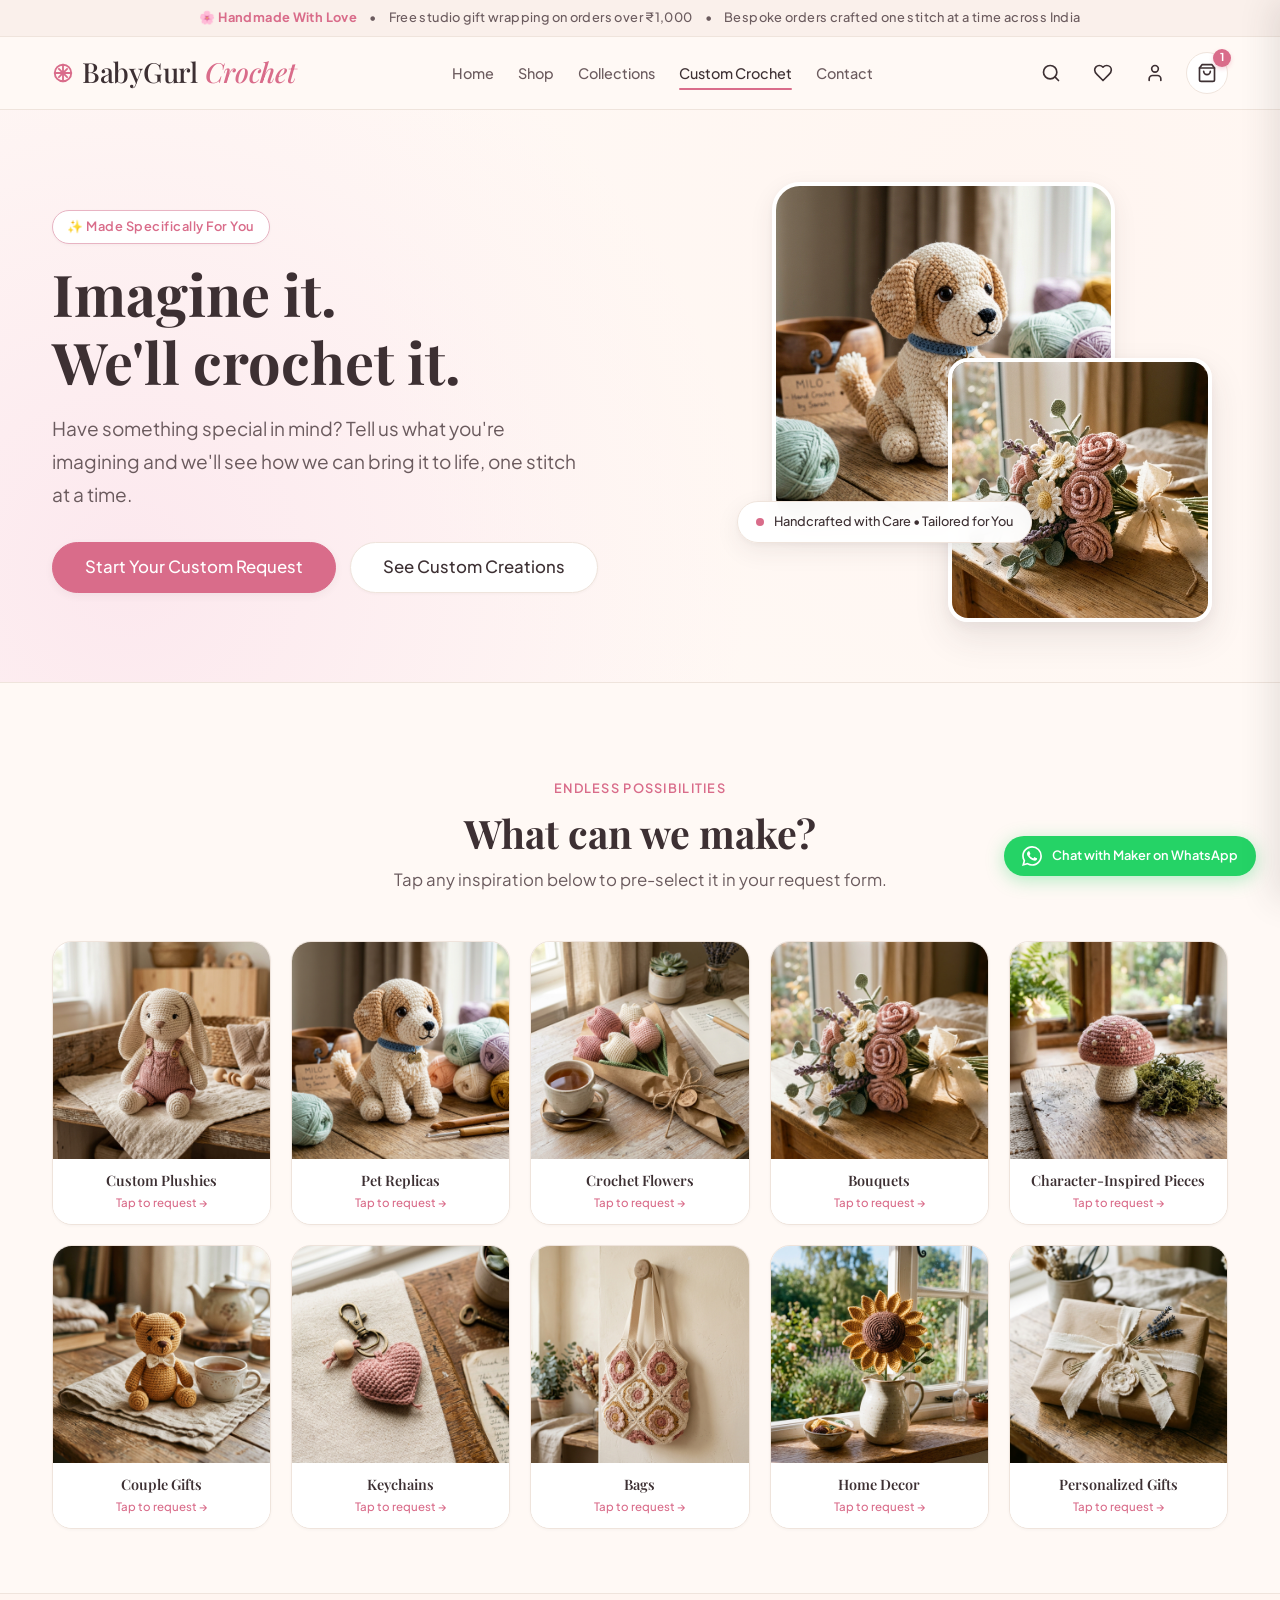
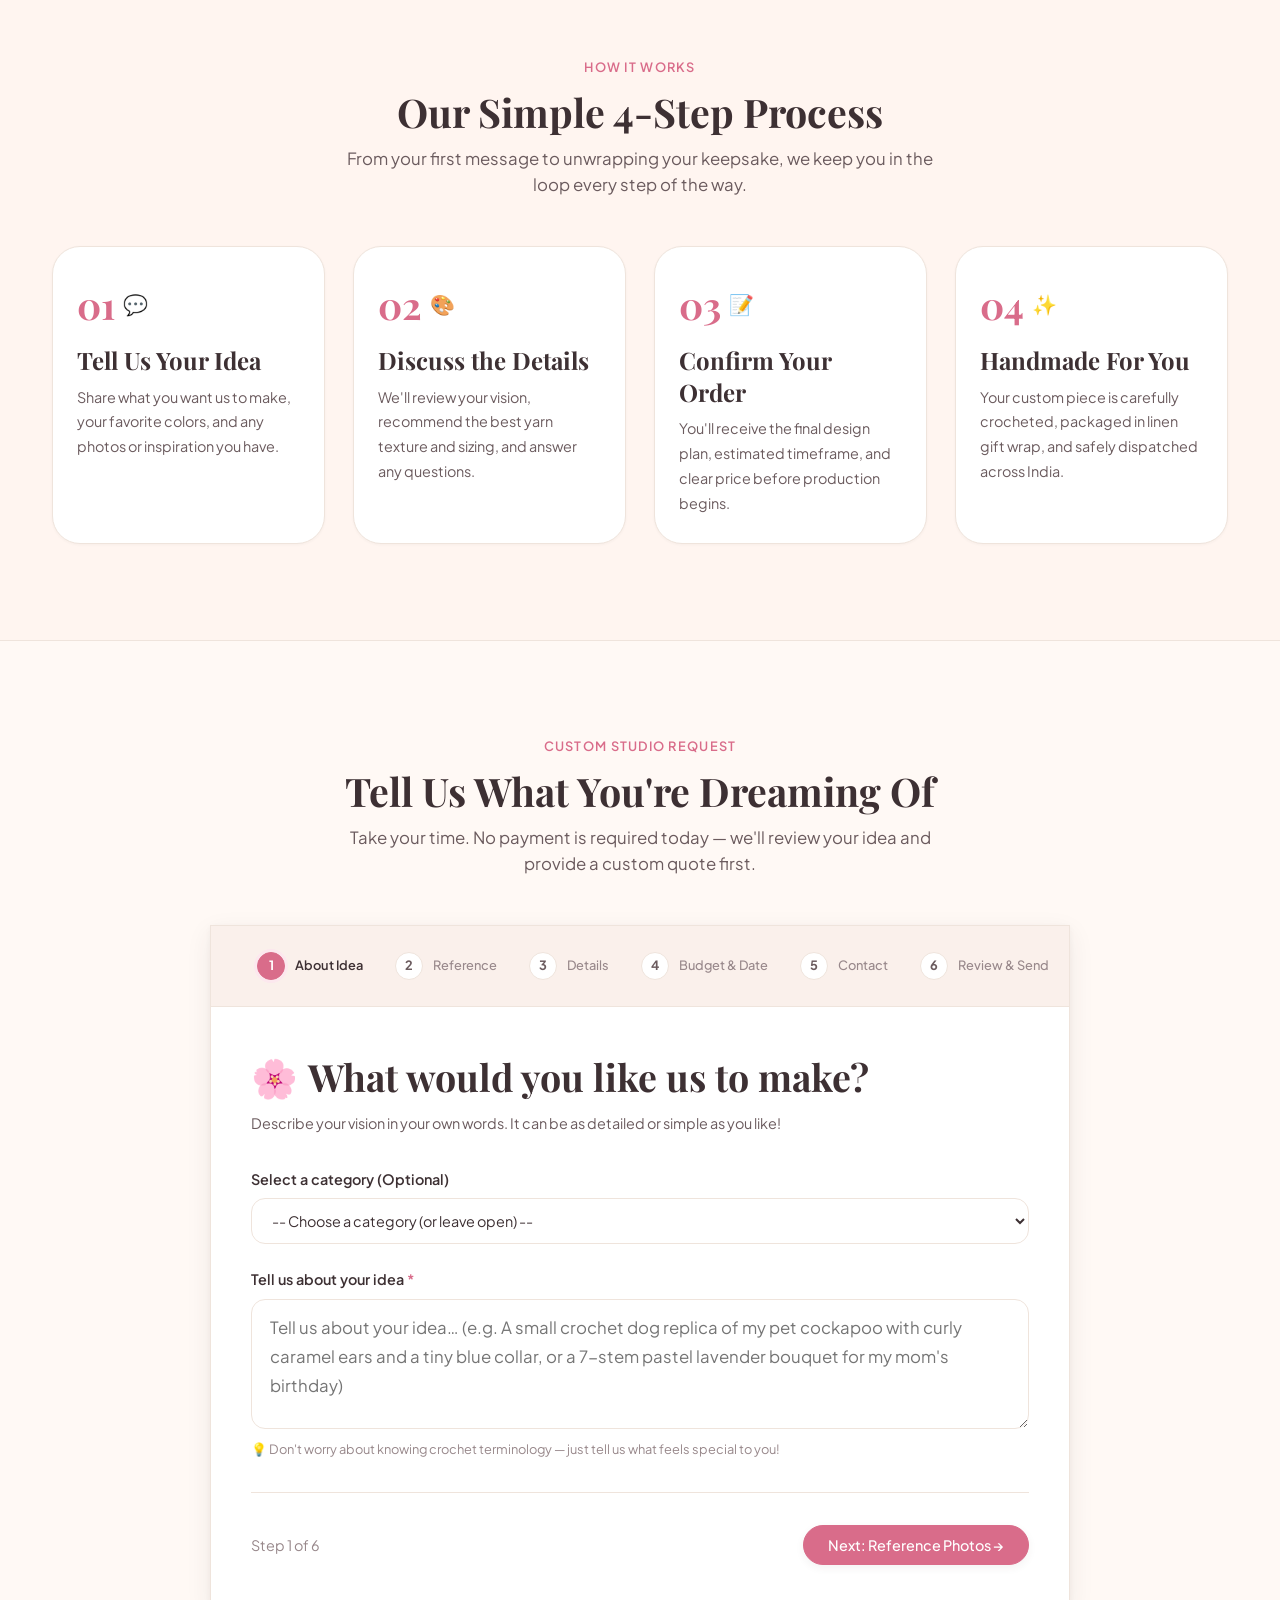
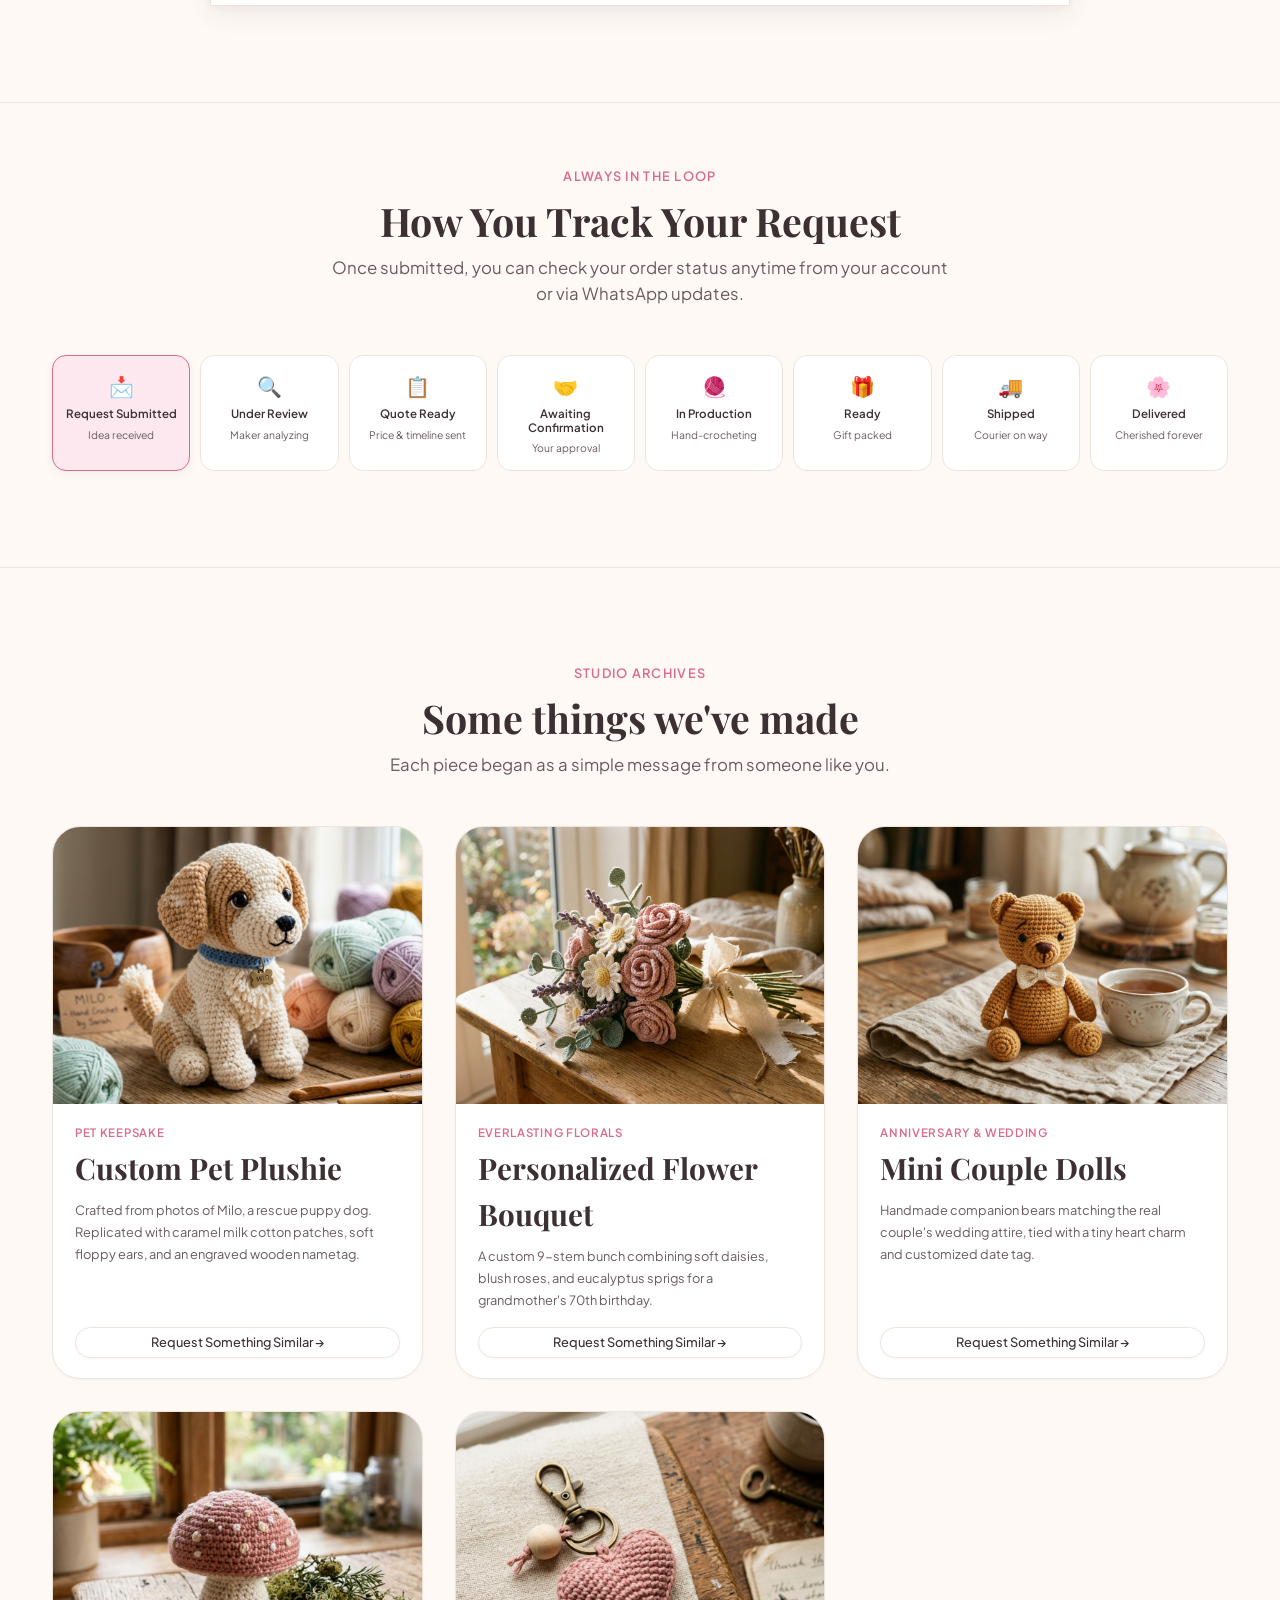
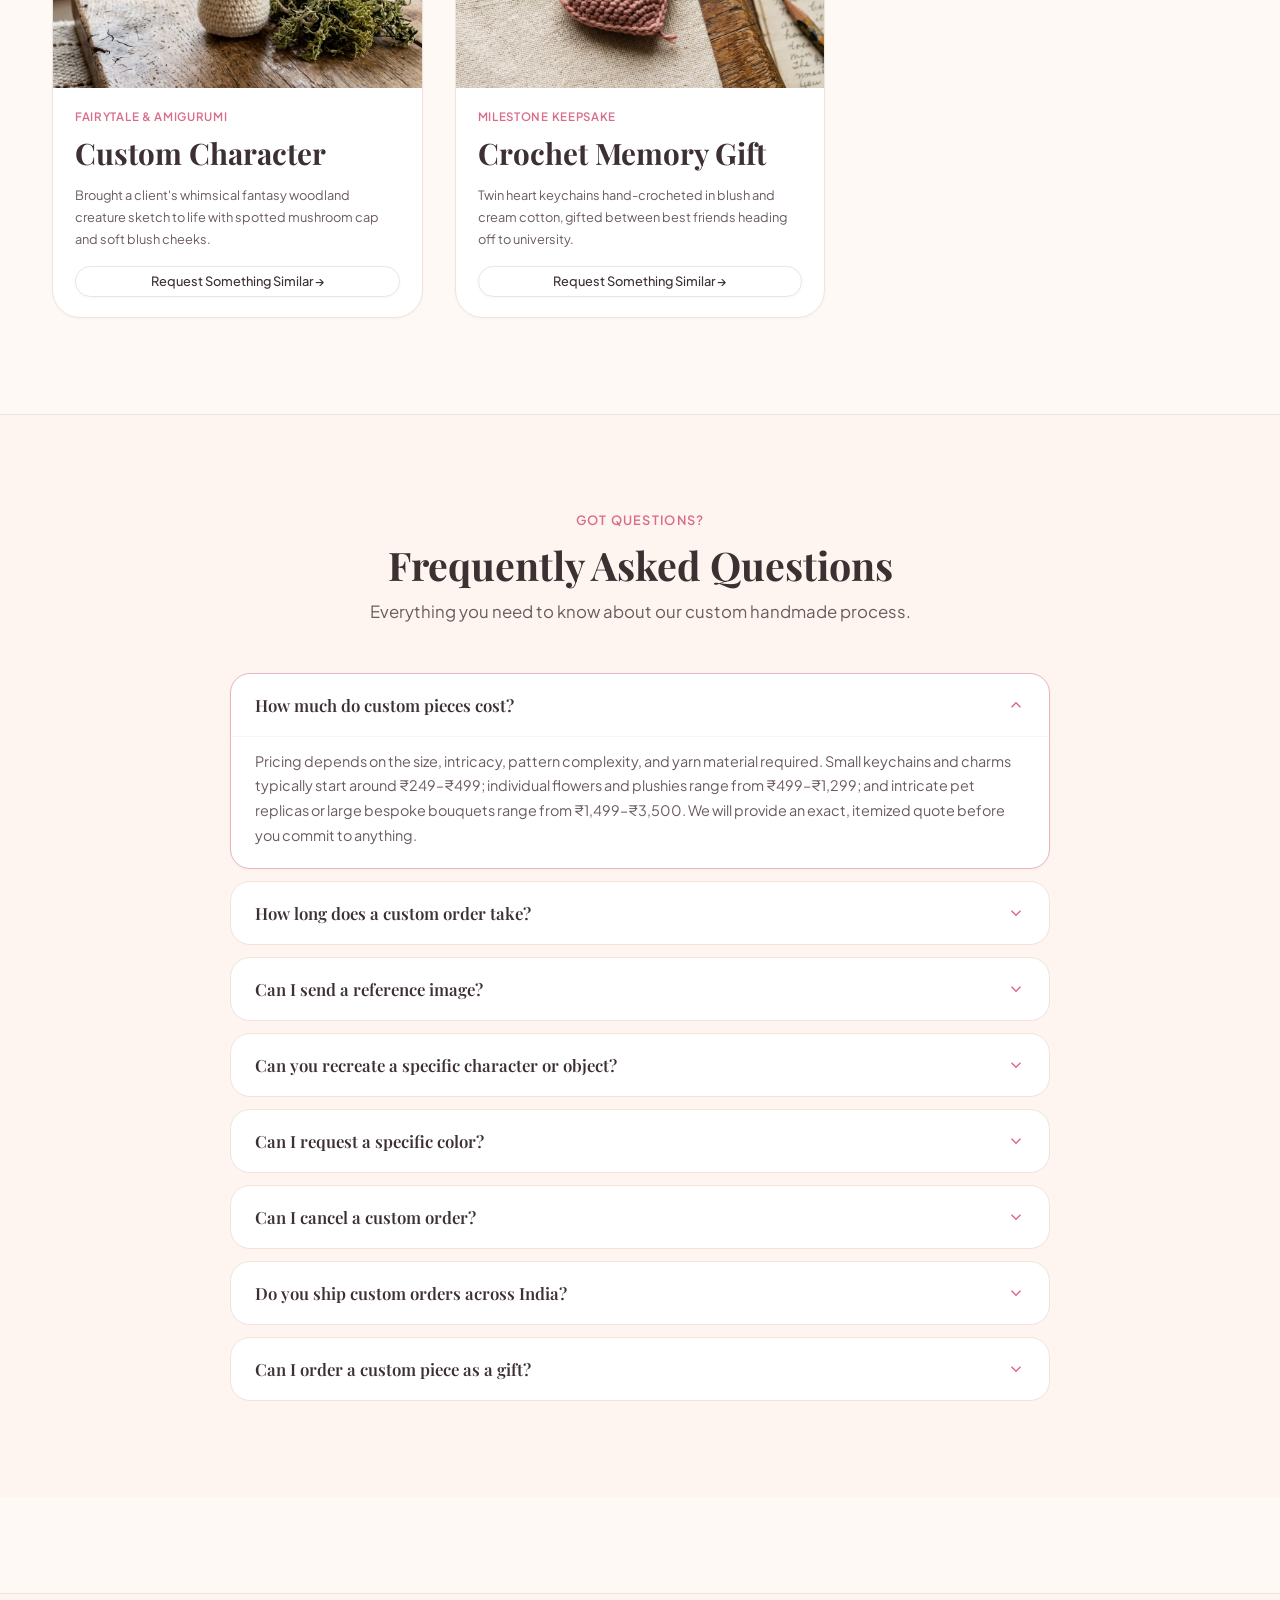
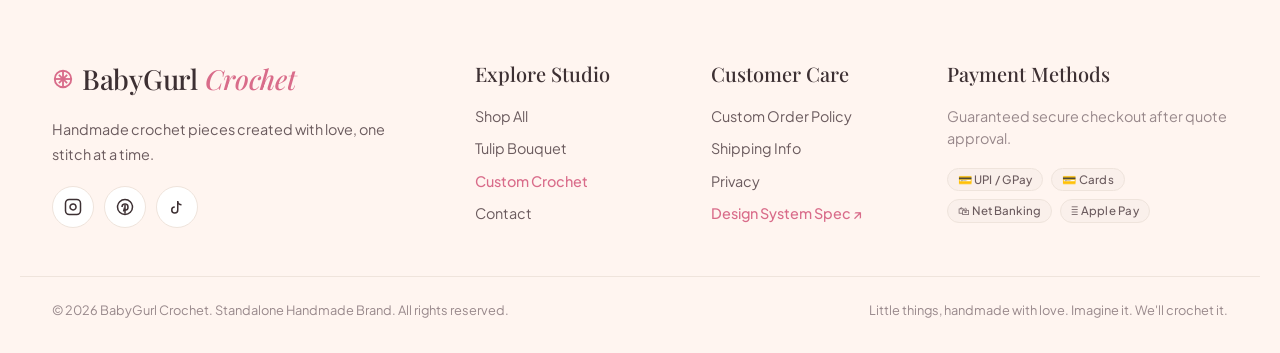
<file: custom-crochet.html>
<!DOCTYPE html>
<html lang="en">
<head>
  <meta charset="UTF-8">
  <meta name="viewport" content="width=device-width, initial-scale=1.0">
  <title>Custom Crochet | Imagine It, We'll Crochet It | BabyGurl Crochet</title>
  <meta name="description" content="Personalized handmade crochet creations made specifically for you. Request custom plushies, pet replicas, everlasting bouquets, bags, and keepsake gifts.">
  <meta name="theme-color" content="#FFF9F5">

  <link rel="icon" type="image/svg+xml" href="data:image/svg+xml,<svg xmlns='http://www.w3.org/2000/svg' viewBox='0 0 100 100'><text y='.9em' font-size='90'>🌸</text></svg>">

  <!-- Core Design System & Custom Page Styles -->
  <link rel="stylesheet" href="css/tokens.css">
  <link rel="stylesheet" href="css/components.css">
  <link rel="stylesheet" href="css/store.css">
  <link rel="stylesheet" href="css/custom.css">
</head>
<body>

  <!-- Top Announcement Bar -->
  <div class="announcement-bar" id="announcement-bar">
    <span>🌸 <strong>Handmade With Love</strong></span>
    <span>•</span>
    <span>Free studio gift wrapping on orders over ₹1,000</span>
    <span>•</span>
    <span>Bespoke orders crafted one stitch at a time across India</span>
  </div>

  <!-- Header (Clean, Minimal, Premium) -->
  <header class="site-header" id="site-header">
    <div class="container header-inner">
      <!-- Left: Brand Logo -->
      <a href="index.html" class="brand-wordmark" id="brand-logo" aria-label="BabyGurl Crochet Home">
        <svg class="stitch-icon" viewBox="0 0 24 24" fill="none" stroke="currentColor" stroke-width="2" stroke-linecap="round" stroke-linejoin="round" aria-hidden="true">
          <circle cx="12" cy="12" r="9"/>
          <path d="M12 3v18"/>
          <path d="M3 12h18"/>
          <path d="m7.5 7.5 9 9"/>
          <path d="m16.5 7.5-9 9"/>
        </svg>
        <span>BabyGurl <span class="logo-accent">Crochet</span></span>
      </a>

      <!-- Center: Navigation -->
      <nav class="nav-desktop" aria-label="Main Navigation">
        <a href="index.html" class="nav-link" id="nav-home">Home</a>
        <a href="shop.html" class="nav-link" id="nav-shop">Shop</a>
        <a href="collections.html" class="nav-link" id="nav-collections">Collections</a>
        <a href="custom-crochet.html" class="nav-link active" id="nav-custom" aria-current="page">Custom Crochet</a>
        <a href="index.html#contact" class="nav-link" id="nav-contact">Contact</a>
      </nav>

      <!-- Right Actions: Search, Wishlist, Account, Cart -->
      <div class="header-actions">
        <!-- Search Trigger -->
        <button type="button" class="btn-icon btn-icon-ghost" id="btn-header-search" onclick="document.getElementById('search-modal').showModal()" aria-label="Search Shop" title="Search">
          <svg width="20" height="20" viewBox="0 0 24 24" fill="none" stroke="currentColor" stroke-width="2" stroke-linecap="round" stroke-linejoin="round">
            <circle cx="11" cy="11" r="8"/><path d="m21 21-4.3-4.3"/>
          </svg>
        </button>

        <!-- Wishlist -->
        <a href="index.html#wishlist" class="btn-icon btn-icon-ghost" id="btn-header-wishlist" aria-label="Wishlist" title="Wishlist">
          <svg width="20" height="20" viewBox="0 0 24 24" fill="none" stroke="currentColor" stroke-width="2" stroke-linecap="round" stroke-linejoin="round">
            <path d="M19 14c1.49-1.46 3-3.21 3-5.5A5.5 5.5 0 0 0 16.5 3c-1.76 0-3 .5-4.5 2-1.5-1.5-2.74-2-4.5-2A5.5 5.5 0 0 0 2 8.5c0 2.3 1.5 4.05 3 5.5l7 7Z"/>
          </svg>
        </a>

        <!-- Account -->
        <a href="account.html" class="btn-icon btn-icon-ghost" id="btn-header-account" aria-label="Account" title="Account">
          <svg width="20" height="20" viewBox="0 0 24 24" fill="none" stroke="currentColor" stroke-width="2" stroke-linecap="round" stroke-linejoin="round">
            <path d="M19 21v-2a4 4 0 0 0-4-4H9a4 4 0 0 0-4 4v2"/><circle cx="12" cy="7" r="4"/>
          </svg>
        </a>

        <!-- Cart Trigger -->
        <button type="button" class="btn-icon cart-btn-indicator" id="btn-header-cart" onclick="document.getElementById('cart-drawer').showModal()" aria-label="Open Shopping Basket" title="Cart">
          <svg width="20" height="20" viewBox="0 0 24 24" fill="none" stroke="currentColor" stroke-width="2" stroke-linecap="round" stroke-linejoin="round">
            <path d="M6 2 3 6v14a2 2 0 0 0 2 2h14a2 2 0 0 0 2-2V6l-3-4Z"/><path d="M3 6h18"/><path d="M16 10a4 4 0 0 1-8 0"/>
          </svg>
          <span class="cart-badge-count">1</span>
        </button>
      </div>
    </div>
  </header>

  <main id="custom-main-content">

    <!-- =======================================================================
         1. HERO SECTION
         ======================================================================= -->
    <section class="custom-hero-section" aria-labelledby="custom-hero-heading">
      <div class="container custom-hero-grid">
        <!-- Left: Copy & CTAs -->
        <div>
          <div class="custom-hero-badge">
            <span>✨ Made Specifically For You</span>
          </div>

          <h1 class="custom-hero-title" id="custom-hero-heading">
            Imagine it.<br>We'll crochet it.
          </h1>

          <p class="custom-hero-lead">
            Have something special in mind? Tell us what you're imagining and we'll see how we can bring it to life, one stitch at a time.
          </p>

          <div class="custom-hero-actions">
            <a href="#custom-form-wrapper" class="btn btn-primary btn-lg" onclick="goToStep(1)">
              Start Your Custom Request
            </a>
            <a href="#previous-creations" class="btn btn-secondary btn-lg">
              See Custom Creations
            </a>
          </div>
        </div>

        <!-- Right: Collage Showcase -->
        <div class="custom-hero-media-wrap">
          <div class="custom-hero-collage">
            <!-- Main Hero Card: Custom Pet Replica -->
            <div class="custom-hero-main-card">
              <img src="assets/images/pet_plushie.jpg" alt="Artisanal handmade crochet puppy pet replica with custom engraved tag" loading="eager" fetchpriority="high">
            </div>

            <!-- Sub Hero Card: Floral arrangement -->
            <div class="custom-hero-sub-card">
              <img src="assets/images/bouquet.jpg" alt="Bespoke handmade crochet wildflower and daisy bouquet" loading="lazy">
            </div>

            <!-- Floating reassurance badge -->
            <div class="custom-hero-floating-tag">
              <span class="dot"></span>
              <span>Handcrafted with Care • Tailored for You</span>
            </div>
          </div>
        </div>
      </div>
    </section>

    <!-- =======================================================================
         2. WHAT CAN WE MAKE? (Visual Grid of 10 Possibilities)
         ======================================================================= -->
    <section class="what-can-make-section" aria-labelledby="what-can-make-heading">
      <div class="container">
        <div class="section-header">
          <span class="section-tag">Endless Possibilities</span>
          <h2 class="section-title" id="what-can-make-heading">What can we make?</h2>
          <p class="section-desc">Tap any inspiration below to pre-select it in your request form.</p>
        </div>

        <div class="custom-cats-grid">
          <!-- 1. Custom Plushies -->
          <a href="#custom-form-wrapper" class="custom-cat-card" data-category="Plushie" title="Request a Custom Plushie">
            <div class="custom-cat-media">
              <img src="assets/images/bunny.jpg" alt="Custom Plushies" loading="lazy">
            </div>
            <div class="custom-cat-body">
              <span class="custom-cat-name">Custom Plushies</span>
              <span class="custom-cat-hint">Tap to request →</span>
            </div>
          </a>

          <!-- 2. Pet Replicas -->
          <a href="#custom-form-wrapper" class="custom-cat-card" data-category="Plushie" title="Request a Pet Replica">
            <div class="custom-cat-media">
              <img src="assets/images/pet_plushie.jpg" alt="Pet Replicas" loading="lazy">
            </div>
            <div class="custom-cat-body">
              <span class="custom-cat-name">Pet Replicas</span>
              <span class="custom-cat-hint">Tap to request →</span>
            </div>
          </a>

          <!-- 3. Crochet Flowers -->
          <a href="#custom-form-wrapper" class="custom-cat-card" data-category="Flower / Bouquet" title="Request Crochet Flowers">
            <div class="custom-cat-media">
              <img src="assets/images/tulips.jpg" alt="Crochet Flowers" loading="lazy">
            </div>
            <div class="custom-cat-body">
              <span class="custom-cat-name">Crochet Flowers</span>
              <span class="custom-cat-hint">Tap to request →</span>
            </div>
          </a>

          <!-- 4. Bouquets -->
          <a href="#custom-form-wrapper" class="custom-cat-card" data-category="Flower / Bouquet" title="Request Custom Bouquets">
            <div class="custom-cat-media">
              <img src="assets/images/bouquet.jpg" alt="Bouquets" loading="lazy">
            </div>
            <div class="custom-cat-body">
              <span class="custom-cat-name">Bouquets</span>
              <span class="custom-cat-hint">Tap to request →</span>
            </div>
          </a>

          <!-- 5. Character-Inspired Pieces -->
          <a href="#custom-form-wrapper" class="custom-cat-card" data-category="Plushie" title="Request Character-Inspired Pieces">
            <div class="custom-cat-media">
              <img src="assets/images/mushroom.jpg" alt="Character-Inspired Pieces" loading="lazy">
            </div>
            <div class="custom-cat-body">
              <span class="custom-cat-name">Character-Inspired Pieces</span>
              <span class="custom-cat-hint">Tap to request →</span>
            </div>
          </a>

          <!-- 6. Couple Gifts -->
          <a href="#custom-form-wrapper" class="custom-cat-card" data-category="Gift" title="Request Couple Gifts">
            <div class="custom-cat-media">
              <img src="assets/images/bear.jpg" alt="Couple Gifts" loading="lazy">
            </div>
            <div class="custom-cat-body">
              <span class="custom-cat-name">Couple Gifts</span>
              <span class="custom-cat-hint">Tap to request →</span>
            </div>
          </a>

          <!-- 7. Keychains -->
          <a href="#custom-form-wrapper" class="custom-cat-card" data-category="Keychain" title="Request Keychains">
            <div class="custom-cat-media">
              <img src="assets/images/heart_keychain.jpg" alt="Keychains" loading="lazy">
            </div>
            <div class="custom-cat-body">
              <span class="custom-cat-name">Keychains</span>
              <span class="custom-cat-hint">Tap to request →</span>
            </div>
          </a>

          <!-- 8. Bags -->
          <a href="#custom-form-wrapper" class="custom-cat-card" data-category="Bag" title="Request Custom Bags">
            <div class="custom-cat-media">
              <img src="assets/images/tote.jpg" alt="Bags" loading="lazy">
            </div>
            <div class="custom-cat-body">
              <span class="custom-cat-name">Bags</span>
              <span class="custom-cat-hint">Tap to request →</span>
            </div>
          </a>

          <!-- 9. Home Decor -->
          <a href="#custom-form-wrapper" class="custom-cat-card" data-category="Home Decor" title="Request Home Decor">
            <div class="custom-cat-media">
              <img src="assets/images/sunflower.jpg" alt="Home Decor" loading="lazy">
            </div>
            <div class="custom-cat-body">
              <span class="custom-cat-name">Home Decor</span>
              <span class="custom-cat-hint">Tap to request →</span>
            </div>
          </a>

          <!-- 10. Personalized Gifts -->
          <a href="#custom-form-wrapper" class="custom-cat-card" data-category="Gift" title="Request Personalized Gifts">
            <div class="custom-cat-media">
              <img src="assets/images/giftbox.jpg" alt="Personalized Gifts" loading="lazy">
            </div>
            <div class="custom-cat-body">
              <span class="custom-cat-name">Personalized Gifts</span>
              <span class="custom-cat-hint">Tap to request →</span>
            </div>
          </a>
        </div>
      </div>
    </section>

    <!-- =======================================================================
         3. 4-STEP CUSTOM PROCESS
         ======================================================================= -->
    <section class="custom-process-section" aria-labelledby="custom-process-heading">
      <div class="container">
        <div class="section-header">
          <span class="section-tag">How It Works</span>
          <h2 class="section-title" id="custom-process-heading">Our Simple 4-Step Process</h2>
          <p class="section-desc">From your first message to unwrapping your keepsake, we keep you in the loop every step of the way.</p>
        </div>

        <div class="process-steps-grid">
          <!-- Step 01 -->
          <div class="process-step-card">
            <div class="process-step-num">
              <span>01</span>
              <span class="icon">💬</span>
            </div>
            <h3 class="process-step-title">Tell Us Your Idea</h3>
            <p class="process-step-desc">Share what you want us to make, your favorite colors, and any photos or inspiration you have.</p>
          </div>

          <!-- Step 02 -->
          <div class="process-step-card">
            <div class="process-step-num">
              <span>02</span>
              <span class="icon">🎨</span>
            </div>
            <h3 class="process-step-title">Discuss the Details</h3>
            <p class="process-step-desc">We'll review your vision, recommend the best yarn texture and sizing, and answer any questions.</p>
          </div>

          <!-- Step 03 -->
          <div class="process-step-card">
            <div class="process-step-num">
              <span>03</span>
              <span class="icon">📝</span>
            </div>
            <h3 class="process-step-title">Confirm Your Order</h3>
            <p class="process-step-desc">You'll receive the final design plan, estimated timeframe, and clear price before production begins.</p>
          </div>

          <!-- Step 04 -->
          <div class="process-step-card">
            <div class="process-step-num">
              <span>04</span>
              <span class="icon">✨</span>
            </div>
            <h3 class="process-step-title">Handmade For You</h3>
            <p class="process-step-desc">Your custom piece is carefully crocheted, packaged in linen gift wrap, and safely dispatched across India.</p>
          </div>
        </div>
      </div>
    </section>

    <!-- =======================================================================
         4. MULTI-SECTION CUSTOM REQUEST FORM
         ======================================================================= -->
    <section class="custom-form-section" id="custom-form-section" aria-labelledby="custom-form-heading">
      <div class="container">
        <div class="section-header">
          <span class="section-tag">Custom Studio Request</span>
          <h2 class="section-title" id="custom-form-heading">Tell Us What You're Dreaming Of</h2>
          <p class="section-desc">Take your time. No payment is required today — we'll review your idea and provide a custom quote first.</p>
        </div>

        <!-- Form Wrapper Card -->
        <div class="form-wrapper-card" id="custom-form-wrapper">

          <!-- Stepper Header Navigation -->
          <div class="form-stepper-header" role="tablist" aria-label="Request Steps">
            <button type="button" class="stepper-step-btn active" data-step="1">
              <span class="step-bubble">1</span>
              <span>About Idea</span>
            </button>
            <button type="button" class="stepper-step-btn" data-step="2">
              <span class="step-bubble">2</span>
              <span>Reference</span>
            </button>
            <button type="button" class="stepper-step-btn" data-step="3">
              <span class="step-bubble">3</span>
              <span>Details</span>
            </button>
            <button type="button" class="stepper-step-btn" data-step="4">
              <span class="step-bubble">4</span>
              <span>Budget & Date</span>
            </button>
            <button type="button" class="stepper-step-btn" data-step="5">
              <span class="step-bubble">5</span>
              <span>Contact</span>
            </button>
            <button type="button" class="stepper-step-btn" data-step="6">
              <span class="step-bubble">6</span>
              <span>Review & Send</span>
            </button>
          </div>

          <!-- ================= STEP 1: ABOUT YOUR IDEA ================= -->
          <div class="form-step-panel active" id="step-1-panel">
            <h3 class="step-panel-title">
              <span>🌸</span>
              <span>What would you like us to make?</span>
            </h3>
            <p class="step-panel-subtitle">Describe your vision in your own words. It can be as detailed or simple as you like!</p>

            <div class="friendly-field-group">
              <label class="friendly-field-label" for="custom-category-select">Select a category (Optional)</label>
              <select class="friendly-select" id="custom-category-select">
                <option value="">-- Choose a category (or leave open) --</option>
                <option value="Plushie">Plushie (Amigurumi animals, cute characters)</option>
                <option value="Flower / Bouquet">Flower / Bouquet (Single blooms, tailored bunches)</option>
                <option value="Accessory">Accessory (Hairpins, headbands, brooches)</option>
                <option value="Bag">Bag (Tote bag, phone pouch, coin purse)</option>
                <option value="Keychain">Keychain (Charm, miniature animals, matching hearts)</option>
                <option value="Home Decor">Home Decor (Potted crochet plant, coaster set, wall hanging)</option>
                <option value="Gift">Personalized Gift (Wedding couple, newborn keepsake, milestone)</option>
                <option value="Other">Other (Something entirely original)</option>
              </select>
            </div>

            <div class="friendly-field-group">
              <label class="friendly-field-label" for="custom-idea-desc">
                Tell us about your idea <span style="color: var(--color-primary);">*</span>
              </label>
              <textarea class="friendly-textarea" id="custom-idea-desc" placeholder="Tell us about your idea… (e.g. A small crochet dog replica of my pet cockapoo with curly caramel ears and a tiny blue collar, or a 7-stem pastel lavender bouquet for my mom's birthday)"></textarea>
              <div class="friendly-field-help">💡 Don't worry about knowing crochet terminology — just tell us what feels special to you!</div>
            </div>

            <div class="form-step-footer">
              <span class="text-subtle">Step 1 of 6</span>
              <button type="button" class="btn btn-primary btn-md" onclick="nextStep()">
                Next: Reference Photos →
              </button>
            </div>
          </div>

          <!-- ================= STEP 2: REFERENCE ================= -->
          <div class="form-step-panel" id="step-2-panel">
            <h3 class="step-panel-title">
              <span>📷</span>
              <span>Show us what you're imagining</span>
            </h3>
            <p class="step-panel-subtitle">You can upload sketches, inspiration photos, color palettes, or examples of things you love.</p>

            <!-- Dropzone -->
            <div class="image-upload-dropzone" id="custom-image-dropzone" tabindex="0" role="button" aria-label="Drop images here or click to browse">
              <span class="dropzone-icon">☁️</span>
              <h4 class="dropzone-title">Drop an image here or browse</h4>
              <p class="dropzone-sub">Upload sketches, inspiration photos, colors, or examples (JPG, PNG, WEBP)</p>
              <button type="button" class="btn btn-secondary btn-sm" onclick="event.stopPropagation(); document.getElementById('custom-file-input').click();">
                Select Photos from Phone / Computer
              </button>
              <input type="file" id="custom-file-input" accept="image/*" multiple style="display: none;">
            </div>

            <!-- Uploaded Thumbs Grid -->
            <div class="uploaded-thumbs-grid" id="uploaded-thumbs-grid"></div>

            <div class="form-step-footer">
              <button type="button" class="btn btn-secondary btn-md" onclick="prevStep()">
                ← Back
              </button>
              <button type="button" class="btn btn-primary btn-md" onclick="nextStep()">
                Next: Custom Details →
              </button>
            </div>
          </div>

          <!-- ================= STEP 3: CUSTOM DETAILS ================= -->
          <div class="form-step-panel" id="step-3-panel">
            <h3 class="step-panel-title">
              <span>🧶</span>
              <span>Custom Details & Materials</span>
            </h3>
            <p class="step-panel-subtitle">Fine-tune the colors, dimensions, and texture so your piece turns out just as imagined.</p>

            <!-- Preferred Colors -->
            <div class="friendly-field-group">
              <label class="friendly-field-label">Preferred colors (Select all that apply)</label>
              <div class="options-pill-grid">
                <div class="option-pill-choice">
                  <input type="checkbox" id="color-cream" name="preferred-colors" value="Cream / Warm Ivory">
                  <label for="color-cream">
                    <span style="display: inline-block; width: 14px; height: 14px; border-radius: 50%; background: #FAF0E6; border: 1px solid #D9C8B8; margin-bottom: 4px;"></span>
                    <span>Cream / Ivory</span>
                  </label>
                </div>
                <div class="option-pill-choice">
                  <input type="checkbox" id="color-rose" name="preferred-colors" value="Dusty Rose Pink" checked>
                  <label for="color-rose">
                    <span style="display: inline-block; width: 14px; height: 14px; border-radius: 50%; background: #D96C8A; margin-bottom: 4px;"></span>
                    <span>Dusty Rose</span>
                  </label>
                </div>
                <div class="option-pill-choice">
                  <input type="checkbox" id="color-honey" name="preferred-colors" value="Warm Honey Gold">
                  <label for="color-honey">
                    <span style="display: inline-block; width: 14px; height: 14px; border-radius: 50%; background: #D9A441; margin-bottom: 4px;"></span>
                    <span>Honey Gold</span>
                  </label>
                </div>
                <div class="option-pill-choice">
                  <input type="checkbox" id="color-sage" name="preferred-colors" value="Sage Mint Green">
                  <label for="color-sage">
                    <span style="display: inline-block; width: 14px; height: 14px; border-radius: 50%; background: #7B8F77; margin-bottom: 4px;"></span>
                    <span>Sage Green</span>
                  </label>
                </div>
                <div class="option-pill-choice">
                  <input type="checkbox" id="color-lavender" name="preferred-colors" value="Lilac Lavender">
                  <label for="color-lavender">
                    <span style="display: inline-block; width: 14px; height: 14px; border-radius: 50%; background: #B8A2C8; margin-bottom: 4px;"></span>
                    <span>Lavender</span>
                  </label>
                </div>
                <div class="option-pill-choice">
                  <input type="checkbox" id="color-caramel" name="preferred-colors" value="Warm Cocoa / Brown">
                  <label for="color-caramel">
                    <span style="display: inline-block; width: 14px; height: 14px; border-radius: 50%; background: #6B5B5E; margin-bottom: 4px;"></span>
                    <span>Warm Cocoa</span>
                  </label>
                </div>
              </div>
              <input type="text" id="custom-color-text" class="friendly-input" placeholder="Other specific colors? (e.g. Matcha green, sky pastel, specific pet coat shades...)" style="margin-top: 10px;">
            </div>

            <!-- Preferred Size -->
            <div class="friendly-field-group">
              <label class="friendly-field-label">Preferred size</label>
              <div class="options-pill-grid">
                <div class="option-pill-choice">
                  <input type="radio" id="size-mini" name="preferred-size" value="Mini / Pocket (~8–10cm)">
                  <label for="size-mini">
                    <strong>Mini / Pocket</strong>
                    <span style="font-size: 0.7rem; color: var(--color-dark-subtle);">~8–10 cm</span>
                  </label>
                </div>
                <div class="option-pill-choice">
                  <input type="radio" id="size-med" name="preferred-size" value="Medium (~18–22cm)" checked>
                  <label for="size-med">
                    <strong>Medium / Standard</strong>
                    <span style="font-size: 0.7rem; color: var(--color-dark-subtle);">~18–22 cm</span>
                  </label>
                </div>
                <div class="option-pill-choice">
                  <input type="radio" id="size-large" name="preferred-size" value="Large (~28–35cm)">
                  <label for="size-large">
                    <strong>Large / Statement</strong>
                    <span style="font-size: 0.7rem; color: var(--color-dark-subtle);">~28–35 cm</span>
                  </label>
                </div>
                <div class="option-pill-choice">
                  <input type="radio" id="size-custom" name="preferred-size" value="Custom Dimensions">
                  <label for="size-custom">
                    <strong>Custom Size</strong>
                    <span style="font-size: 0.7rem; color: var(--color-dark-subtle);">Tailored scale</span>
                  </label>
                </div>
              </div>
            </div>

            <!-- Quantity Stepper -->
            <div class="friendly-field-group">
              <label class="friendly-field-label">Quantity</label>
              <div class="qty-stepper" style="width: fit-content;">
                <button type="button" class="qty-btn" onclick="adjustCustomQty(-1)" aria-label="Decrease quantity">−</button>
                <span class="qty-value" id="custom-qty-val">1</span>
                <button type="button" class="qty-btn" onclick="adjustCustomQty(1)" aria-label="Increase quantity">+</button>
              </div>
            </div>

            <!-- Material Preferences -->
            <div class="friendly-field-group">
              <label class="friendly-field-label">Material preferences</label>
              <div class="options-pill-grid">
                <div class="option-pill-choice">
                  <input type="radio" id="mat-milk" name="preferred-material" value="Combed Milk Cotton (Ultra Soft)" checked>
                  <label for="mat-milk">
                    <strong>Milk Cotton</strong>
                    <span style="font-size: 0.7rem; color: var(--color-dark-subtle);">Soft, smooth, durable</span>
                  </label>
                </div>
                <div class="option-pill-choice">
                  <input type="radio" id="mat-chenille" name="preferred-material" value="Chunky Velvet Chenille">
                  <label for="mat-chenille">
                    <strong>Velvet Chenille</strong>
                    <span style="font-size: 0.7rem; color: var(--color-dark-subtle);">Plush & fluffy</span>
                  </label>
                </div>
                <div class="option-pill-choice">
                  <input type="radio" id="mat-organic" name="preferred-material" value="100% Organic Raw Cotton">
                  <label for="mat-organic">
                    <strong>Organic Cotton</strong>
                    <span style="font-size: 0.7rem; color: var(--color-dark-subtle);">Matte, natural feel</span>
                  </label>
                </div>
                <div class="option-pill-choice">
                  <input type="radio" id="mat-maker" name="preferred-material" value="Maker's Choice (Best Match)">
                  <label for="mat-maker">
                    <strong>Maker's Choice</strong>
                    <span style="font-size: 0.7rem; color: var(--color-dark-subtle);">We pick best yarn</span>
                  </label>
                </div>
              </div>
            </div>

            <!-- Special Details Textarea -->
            <div class="friendly-field-group">
              <label class="friendly-field-label" for="custom-extra-notes">Anything else we should know?</label>
              <textarea class="friendly-textarea" id="custom-extra-notes" style="min-height: 90px;" placeholder="Add special details (e.g. Safety eyes vs embroidered eyes for toddlers, custom engraved wooden tag name, ribbon color preference...)"></textarea>
            </div>

            <div class="form-step-footer">
              <button type="button" class="btn btn-secondary btn-md" onclick="prevStep()">
                ← Back
              </button>
              <button type="button" class="btn btn-primary btn-md" onclick="nextStep()">
                Next: Budget & Timeline →
              </button>
            </div>
          </div>

          <!-- ================= STEP 4: BUDGET & TIMELINE ================= -->
          <div class="form-step-panel" id="step-4-panel">
            <h3 class="step-panel-title">
              <span>📅</span>
              <span>Budget & Timeline</span>
            </h3>
            <p class="step-panel-subtitle">Help us tailor the design to your comfort level and deliver on your schedule.</p>

            <!-- Budget Selector -->
            <div class="friendly-field-group">
              <label class="friendly-field-label">Target Budget (INR)</label>
              <div class="budget-cards-grid">
                <div class="option-pill-choice">
                  <input type="radio" id="budget-1" name="preferred-budget" value="Under ₹500">
                  <label for="budget-1" class="budget-card-label">
                    <strong>Under ₹500</strong>
                    <span style="font-size: 0.68rem; color: var(--color-dark-subtle);">Small keychains, charms</span>
                  </label>
                </div>
                <div class="option-pill-choice">
                  <input type="radio" id="budget-2" name="preferred-budget" value="₹500–₹1,000">
                  <label for="budget-2" class="budget-card-label">
                    <strong>₹500–₹1,000</strong>
                    <span style="font-size: 0.68rem; color: var(--color-dark-subtle);">Mini plushie, 3-stem bunch</span>
                  </label>
                </div>
                <div class="option-pill-choice">
                  <input type="radio" id="budget-3" name="preferred-budget" value="₹1,000–₹2,000" checked>
                  <label for="budget-3" class="budget-card-label">
                    <strong>₹1,000–₹2,000</strong>
                    <span style="font-size: 0.68rem; color: var(--color-dark-subtle);">Bouquets, pet replica, bag</span>
                  </label>
                </div>
                <div class="option-pill-choice">
                  <input type="radio" id="budget-4" name="preferred-budget" value="₹2,000–₹5,000">
                  <label for="budget-4" class="budget-card-label">
                    <strong>₹2,000–₹5,000</strong>
                    <span style="font-size: 0.68rem; color: var(--color-dark-subtle);">Deluxe couple dolls, large set</span>
                  </label>
                </div>
                <div class="option-pill-choice">
                  <input type="radio" id="budget-5" name="preferred-budget" value="₹5,000+">
                  <label for="budget-5" class="budget-card-label">
                    <strong>₹5,000+</strong>
                    <span style="font-size: 0.68rem; color: var(--color-dark-subtle);">Heirloom collection, bulk</span>
                  </label>
                </div>
              </div>
            </div>

            <!-- Required-by Date -->
            <div class="friendly-field-group">
              <label class="friendly-field-label" for="custom-required-date">Required-by date (Optional)</label>
              <input type="date" id="custom-required-date" class="friendly-input" style="max-width: 260px;">
              <div class="craft-reassurance-box" style="margin-top: 14px;">
                <span>⏳</span>
                <div>
                  <strong>Slow Craft Timing Note:</strong> Custom pieces may require additional preparation time depending on complexity (usually 5–10 business days for bespoke pattern making & stitching).
                </div>
              </div>
            </div>

            <div class="form-step-footer">
              <button type="button" class="btn btn-secondary btn-md" onclick="prevStep()">
                ← Back
              </button>
              <button type="button" class="btn btn-primary btn-md" onclick="nextStep()">
                Next: Contact Details →
              </button>
            </div>
          </div>

          <!-- ================= STEP 5: CONTACT DETAILS ================= -->
          <div class="form-step-panel" id="step-5-panel">
            <h3 class="step-panel-title">
              <span>💌</span>
              <span>Where should we send your quote?</span>
            </h3>
            <p class="step-panel-subtitle">We will reach out with availability, estimated pricing, and draft design notes within 24 hours.</p>

            <div class="friendly-field-group">
              <label class="friendly-field-label" for="contact-name">
                Your Full Name <span style="color: var(--color-primary);">*</span>
              </label>
              <input type="text" id="contact-name" class="friendly-input" placeholder="e.g. Maya Sharma" required>
            </div>

            <div style="display: grid; grid-template-columns: repeat(auto-fit, minmax(240px, 1fr)); gap: 16px;">
              <div class="friendly-field-group">
                <label class="friendly-field-label" for="contact-phone">
                  Phone / WhatsApp <span style="color: var(--color-primary);">*</span>
                </label>
                <input type="tel" id="contact-phone" class="friendly-input" placeholder="e.g. +91 98765 43210" required>
              </div>

              <div class="friendly-field-group">
                <label class="friendly-field-label" for="contact-email">
                  Email Address
                </label>
                <input type="email" id="contact-email" class="friendly-input" placeholder="e.g. maya@example.com">
              </div>
            </div>

            <div class="friendly-field-group">
              <label class="friendly-field-label" for="contact-city">City / State</label>
              <input type="text" id="contact-city" class="friendly-input" placeholder="e.g. Mumbai, Maharashtra (Delivery in India)">
            </div>

            <div class="friendly-field-group">
              <label style="display: flex; align-items: center; gap: 8px; cursor: pointer; font-size: var(--text-xs); color: var(--color-dark-muted);">
                <input type="checkbox" id="contact-pref-whatsapp" checked style="accent-color: #25D366; width: 16px; height: 16px;">
                <span>💬 Prefer WhatsApp for quick photo updates & design discussion</span>
              </label>
            </div>

            <div class="form-step-footer">
              <button type="button" class="btn btn-secondary btn-md" onclick="prevStep()">
                ← Back
              </button>
              <button type="button" class="btn btn-primary btn-md" onclick="nextStep()">
                Review & Confirm →
              </button>
            </div>
          </div>

          <!-- ================= STEP 6: REVIEW & SUBMIT ================= -->
          <div class="form-step-panel" id="step-6-panel">
            <h3 class="step-panel-title">
              <span>✨</span>
              <span>Review Your Custom Request</span>
            </h3>
            <p class="step-panel-subtitle">Double-check your idea before our studio artisan reviews it.</p>

            <!-- Dynamic Review Summary Container -->
            <div class="request-review-card" id="review-summary-container">
              <!-- Populated by js/custom.js -->
            </div>

            <!-- Trust Reassurance Banner -->
            <div class="craft-reassurance-box">
              <span style="font-size: 1.4rem;">🔒</span>
              <div>
                <strong>No payment required today!</strong>
                <p style="margin: 4px 0 0; font-size: var(--text-xs); color: var(--color-dark-muted);">
                  This submission is completely obligation-free. Our studio maker will carefully review your idea, calculate exact materials and hours, and send you a custom quote with photos and estimated delivery date.
                </p>
              </div>
            </div>

            <!-- Submit CTA -->
            <div style="text-align: center; margin-top: var(--space-xl);">
              <button type="button" class="btn btn-primary btn-lg" style="width: 100%; max-width: 440px; padding: 16px 28px; font-size: var(--text-base);" onclick="submitCustomRequest(event)">
                Send Custom Request ♡
              </button>
              <p class="text-subtle" style="margin-top: 10px; font-size: var(--text-xs);">
                We'll review your idea and get back to you with availability, estimated pricing, and timeline.
              </p>
            </div>

            <div class="form-step-footer" style="margin-top: var(--space-xl);">
              <button type="button" class="btn btn-secondary btn-md" onclick="prevStep()">
                ← Back to Edit
              </button>
              <span class="text-subtle">Ready to send!</span>
            </div>
          </div>

        </div>

        <!-- ================= SUCCESS STATE CARD ================= -->
        <div class="custom-success-card" id="custom-success-card">
          <div class="success-heart-icon">♡</div>
          <h2 class="success-heading">Your idea is on its way ♡</h2>
          <p class="success-body">
            Thank you for trusting BabyGurl Crochet with your idea. We'll take a look and get back to you soon with availability, custom yarn options, and an exact quote.
          </p>

          <div class="success-meta-box">
            <div style="display: flex; justify-content: space-between; margin-bottom: 6px;">
              <span class="text-muted">Request Reference:</span>
              <strong style="color: var(--color-primary); font-family: var(--font-editorial); font-size: 1rem;" id="success-request-id">BGC-CUST-8492</strong>
            </div>
            <div style="display: flex; justify-content: space-between; margin-bottom: 6px;">
              <span class="text-muted">Updates sent to:</span>
              <strong id="success-contact-info">Your WhatsApp / Email</strong>
            </div>
            <div style="display: flex; justify-content: space-between;">
              <span class="text-muted">Expected Response:</span>
              <strong style="color: var(--color-success);">Within 24 hours</strong>
            </div>
          </div>

          <div style="display: flex; gap: 14px; justify-content: center; flex-wrap: wrap;">
            <a href="shop.html" class="btn btn-primary btn-md">
              Back to Shop
            </a>
            <button type="button" class="btn btn-secondary btn-md" onclick="openStatusModal()">
              View My Requests
            </button>
          </div>
        </div>

      </div>
    </section>

    <!-- =======================================================================
         5. CUSTOM REQUEST STATUS CONCEPT (Transparency Pipeline)
         ======================================================================= -->
    <section class="custom-status-section" aria-labelledby="status-concept-heading">
      <div class="container">
        <div class="section-header">
          <span class="section-tag">Always In The Loop</span>
          <h2 class="section-title" id="status-concept-heading">How You Track Your Request</h2>
          <p class="section-desc">Once submitted, you can check your order status anytime from your account or via WhatsApp updates.</p>
        </div>

        <div class="status-flow-track">
          <!-- Step 1 -->
          <div class="status-flow-step active">
            <span class="step-icon">📩</span>
            <span class="step-label">Request Submitted</span>
            <span class="step-hint">Idea received</span>
          </div>

          <!-- Step 2 -->
          <div class="status-flow-step">
            <span class="step-icon">🔍</span>
            <span class="step-label">Under Review</span>
            <span class="step-hint">Maker analyzing</span>
          </div>

          <!-- Step 3 -->
          <div class="status-flow-step">
            <span class="step-icon">📋</span>
            <span class="step-label">Quote Ready</span>
            <span class="step-hint">Price & timeline sent</span>
          </div>

          <!-- Step 4 -->
          <div class="status-flow-step">
            <span class="step-icon">🤝</span>
            <span class="step-label">Awaiting Confirmation</span>
            <span class="step-hint">Your approval</span>
          </div>

          <!-- Step 5 -->
          <div class="status-flow-step">
            <span class="step-icon">🧶</span>
            <span class="step-label">In Production</span>
            <span class="step-hint">Hand-crocheting</span>
          </div>

          <!-- Step 6 -->
          <div class="status-flow-step">
            <span class="step-icon">🎁</span>
            <span class="step-label">Ready</span>
            <span class="step-hint">Gift packed</span>
          </div>

          <!-- Step 7 -->
          <div class="status-flow-step">
            <span class="step-icon">🚚</span>
            <span class="step-label">Shipped</span>
            <span class="step-hint">Courier on way</span>
          </div>

          <!-- Step 8 -->
          <div class="status-flow-step">
            <span class="step-icon">🌸</span>
            <span class="step-label">Delivered</span>
            <span class="step-hint">Cherished forever</span>
          </div>
        </div>
      </div>
    </section>

    <!-- =======================================================================
         6. CUSTOM CREATION GALLERY (“Some things we've made”)
         ======================================================================= -->
    <section class="custom-gallery-section" id="previous-creations" aria-labelledby="creations-gallery-heading">
      <div class="container">
        <div class="section-header">
          <span class="section-tag">Studio Archives</span>
          <h2 class="section-title" id="creations-gallery-heading">Some things we've made</h2>
          <p class="section-desc">Each piece began as a simple message from someone like you.</p>
        </div>

        <div class="custom-gallery-grid">
          <!-- 1. Custom Pet Plushie -->
          <article class="custom-creation-card">
            <div class="custom-creation-media">
              <img src="assets/images/pet_plushie.jpg" alt="Custom Pet Plushie - Milo the puppy dog amigurumi" loading="lazy">
            </div>
            <div class="custom-creation-body">
              <span class="custom-creation-tag">Pet Keepsake</span>
              <h3 class="custom-creation-title">Custom Pet Plushie</h3>
              <p class="custom-creation-desc">
                Crafted from photos of Milo, a rescue puppy dog. Replicated with caramel milk cotton patches, soft floppy ears, and an engraved wooden nametag.
              </p>
              <button type="button" class="btn btn-secondary btn-sm btn-request-similar" data-title="Custom Pet Plushie" data-category="Plushie">
                Request Something Similar →
              </button>
            </div>
          </article>

          <!-- 2. Personalized Flower Bouquet -->
          <article class="custom-creation-card">
            <div class="custom-creation-media">
              <img src="assets/images/bouquet.jpg" alt="Personalized Flower Bouquet with daisies and wildflowers" loading="lazy">
            </div>
            <div class="custom-creation-body">
              <span class="custom-creation-tag">Everlasting Florals</span>
              <h3 class="custom-creation-title">Personalized Flower Bouquet</h3>
              <p class="custom-creation-desc">
                A custom 9-stem bunch combining soft daisies, blush roses, and eucalyptus sprigs for a grandmother's 70th birthday.
              </p>
              <button type="button" class="btn btn-secondary btn-sm btn-request-similar" data-title="Personalized Flower Bouquet" data-category="Flower / Bouquet">
                Request Something Similar →
              </button>
            </div>
          </article>

          <!-- 3. Mini Couple Dolls -->
          <article class="custom-creation-card">
            <div class="custom-creation-media">
              <img src="assets/images/bear.jpg" alt="Mini Couple Dolls keepsake" loading="lazy">
            </div>
            <div class="custom-creation-body">
              <span class="custom-creation-tag">Anniversary & Wedding</span>
              <h3 class="custom-creation-title">Mini Couple Dolls</h3>
              <p class="custom-creation-desc">
                Handmade companion bears matching the real couple's wedding attire, tied with a tiny heart charm and customized date tag.
              </p>
              <button type="button" class="btn btn-secondary btn-sm btn-request-similar" data-title="Mini Couple Dolls" data-category="Gift">
                Request Something Similar →
              </button>
            </div>
          </article>

          <!-- 4. Custom Character -->
          <article class="custom-creation-card">
            <div class="custom-creation-media">
              <img src="assets/images/mushroom.jpg" alt="Custom Character fairytale plushie" loading="lazy">
            </div>
            <div class="custom-creation-body">
              <span class="custom-creation-tag">Fairytale & Amigurumi</span>
              <h3 class="custom-creation-title">Custom Character</h3>
              <p class="custom-creation-desc">
                Brought a client's whimsical fantasy woodland creature sketch to life with spotted mushroom cap and soft blush cheeks.
              </p>
              <button type="button" class="btn btn-secondary btn-sm btn-request-similar" data-title="Custom Character" data-category="Plushie">
                Request Something Similar →
              </button>
            </div>
          </article>

          <!-- 5. Crochet Memory Gift -->
          <article class="custom-creation-card">
            <div class="custom-creation-media">
              <img src="assets/images/heart_keychain.jpg" alt="Crochet Memory Gift keychains" loading="lazy">
            </div>
            <div class="custom-creation-body">
              <span class="custom-creation-tag">Milestone Keepsake</span>
              <h3 class="custom-creation-title">Crochet Memory Gift</h3>
              <p class="custom-creation-desc">
                Twin heart keychains hand-crocheted in blush and cream cotton, gifted between best friends heading off to university.
              </p>
              <button type="button" class="btn btn-secondary btn-sm btn-request-similar" data-title="Crochet Memory Gift" data-category="Keychain">
                Request Something Similar →
              </button>
            </div>
          </article>
        </div>
      </div>
    </section>

    <!-- =======================================================================
         7. FAQ SECTION (Expandable Accordions)
         ======================================================================= -->
    <section class="custom-faq-section" aria-labelledby="custom-faq-heading">
      <div class="container">
        <div class="section-header">
          <span class="section-tag">Got Questions?</span>
          <h2 class="section-title" id="custom-faq-heading">Frequently Asked Questions</h2>
          <p class="section-desc">Everything you need to know about our custom handmade process.</p>
        </div>

        <div class="faq-container">
          <!-- Q1 -->
          <details class="faq-item" open>
            <summary>
              <span>How much do custom pieces cost?</span>
              <svg class="faq-icon" viewBox="0 0 24 24" fill="none" stroke="currentColor" stroke-width="2"><path d="m6 9 6 6 6-6"/></svg>
            </summary>
            <div class="faq-content">
              Pricing depends on the size, intricacy, pattern complexity, and yarn material required. Small keychains and charms typically start around ₹249–₹499; individual flowers and plushies range from ₹499–₹1,299; and intricate pet replicas or large bespoke bouquets range from ₹1,499–₹3,500. We will provide an exact, itemized quote before you commit to anything.
            </div>
          </details>

          <!-- Q2 -->
          <details class="faq-item">
            <summary>
              <span>How long does a custom order take?</span>
              <svg class="faq-icon" viewBox="0 0 24 24" fill="none" stroke="currentColor" stroke-width="2"><path d="m6 9 6 6 6-6"/></svg>
            </summary>
            <div class="faq-content">
              Because each piece is designed, pattern-drafted, and crocheted stitch by stitch by human hands, preparation typically takes 5–10 business days before dispatch. If you have an urgent date (e.g. an anniversary or birthday in 7 days), please mention it in the timeline section and we will do our best to accommodate express studio crafting.
            </div>
          </details>

          <!-- Q3 -->
          <details class="faq-item">
            <summary>
              <span>Can I send a reference image?</span>
              <svg class="faq-icon" viewBox="0 0 24 24" fill="none" stroke="currentColor" stroke-width="2"><path d="m6 9 6 6 6-6"/></svg>
            </summary>
            <div class="faq-content">
              Yes, absolutely! Reference images make the design process much smoother. You can upload photos of real pets from different angles, sketches, Pinterest boards, screenshots, or color swatches directly in Step 2 of our request form or via WhatsApp.
            </div>
          </details>

          <!-- Q4 -->
          <details class="faq-item">
            <summary>
              <span>Can you recreate a specific character or object?</span>
              <svg class="faq-icon" viewBox="0 0 24 24" fill="none" stroke="currentColor" stroke-width="2"><path d="m6 9 6 6 6-6"/></svg>
            </summary>
            <div class="faq-content">
              Yes! We love bringing characters, mascots, animated icons, and symbolic sentimental objects into amigurumi crochet. We adapt 2D designs into tactile 3D crochet forms while respecting character proportions and signature colors.
            </div>
          </details>

          <!-- Q5 -->
          <details class="faq-item">
            <summary>
              <span>Can I request a specific color?</span>
              <svg class="faq-icon" viewBox="0 0 24 24" fill="none" stroke="currentColor" stroke-width="2"><path d="m6 9 6 6 6-6"/></svg>
            </summary>
            <div class="faq-content">
              Yes. We maintain a large studio inventory of combed milk cotton yarns in over 60 shades — including vintage pastels, earthy neutrals, vibrant botanicals, and soft muted heather tones. If you have a specific hex code or fabric sample, we can match it closely.
            </div>
          </details>

          <!-- Q6 -->
          <details class="faq-item">
            <summary>
              <span>Can I cancel a custom order?</span>
              <svg class="faq-icon" viewBox="0 0 24 24" fill="none" stroke="currentColor" stroke-width="2"><path d="m6 9 6 6 6-6"/></svg>
            </summary>
            <div class="faq-content">
              You can cancel freely at any time before confirming your quote and approving production. Once production begins and custom yarn has been dyed or cut, cancellations may only receive a partial refund depending on how much work has already been completed.
            </div>
          </details>

          <!-- Q7 -->
          <details class="faq-item">
            <summary>
              <span>Do you ship custom orders across India?</span>
              <svg class="faq-icon" viewBox="0 0 24 24" fill="none" stroke="currentColor" stroke-width="2"><path d="m6 9 6 6 6-6"/></svg>
            </summary>
            <div class="faq-content">
              Yes! We ship to all pin codes across India via insured express courier delivery (Bluedart, Delhivery, Speed Post). Real-time courier tracking numbers are sent via SMS and email once your package leaves our studio.
            </div>
          </details>

          <!-- Q8 -->
          <details class="faq-item">
            <summary>
              <span>Can I order a custom piece as a gift?</span>
              <svg class="faq-icon" viewBox="0 0 24 24" fill="none" stroke="currentColor" stroke-width="2"><path d="m6 9 6 6 6-6"/></svg>
            </summary>
            <div class="faq-content">
              Yes! Over 60% of our custom orders are gifts. Every custom creation comes packaged in our signature kraft box with raw-edge cream linen ribbon and dried floral accents. We can also include a free handwritten calligraphy card with your personal message and ship directly to the recipient's address with no price receipt included.
            </div>
          </details>
        </div>
      </div>
    </section>

  </main>

  <!-- =========================================================================
       FLOATING WHATSAPP BUTTON (Mobile & Desktop Friendly)
       ========================================================================= -->
  <a href="https://wa.me/919876543210?text=Hi%20BabyGurl%20Crochet!%20I%20have%20an%20idea%20for%20a%20custom%20piece..." target="_blank" rel="noopener" class="floating-whatsapp-btn" aria-label="Chat with maker on WhatsApp">
    <svg width="20" height="20" viewBox="0 0 24 24" fill="currentColor">
      <path d="M17.472 14.382c-.297-.149-1.758-.867-2.03-.967-.273-.099-.471-.148-.67.15-.197.297-.767.966-.94 1.164-.173.199-.347.223-.644.075-.297-.15-1.255-.463-2.39-1.475-.883-.788-1.48-1.761-1.653-2.059-.173-.297-.018-.458.13-.606.134-.133.298-.347.446-.52.149-.174.198-.298.298-.497.099-.198.05-.371-.025-.52-.075-.149-.669-1.612-.916-2.207-.242-.579-.487-.5-.669-.51l-.57-.01c-.198 0-.52.074-.792.372-.272.297-1.04 1.016-1.04 2.479 0 1.462 1.065 2.875 1.213 3.074.149.198 2.096 3.2 5.077 4.487.709.306 1.262.489 1.694.625.712.227 1.36.195 1.871.118.571-.085 1.758-.719 2.006-1.413.248-.694.248-1.289.173-1.413-.074-.124-.272-.198-.57-.347m-5.421 7.403h-.004a9.87 9.87 0 01-5.031-1.378l-.361-.214-3.741.982.998-3.648-.235-.374a9.86 9.86 0 01-1.51-5.26c.001-5.45 4.436-9.884 9.888-9.884 2.64 0 5.122 1.03 6.988 2.898a9.825 9.825 0 012.893 6.994c-.003 5.45-4.437 9.884-9.885 9.884m8.413-18.297A11.815 11.815 0 0012.05 0C5.495 0 .16 5.335.157 11.892c0 2.096.547 4.142 1.588 5.945L.05 24l6.305-1.654a11.882 11.882 0 005.683 1.448h.005c6.554 0 11.89-5.335 11.893-11.893a11.821 11.821 0 00-3.48-8.413z"/>
    </svg>
    <span class="label">Chat with Maker on WhatsApp</span>
  </a>

  <!-- =========================================================================
       STATUS TRACKER MODAL (<dialog>)
       ========================================================================= -->
  <dialog class="modal-card" id="custom-status-modal" aria-labelledby="modal-status-title">
    <div style="display: flex; justify-content: space-between; align-items: center; margin-bottom: 16px;">
      <h3 class="heading-3" id="modal-status-title" style="margin: 0;">Request Status Tracker</h3>
      <button type="button" class="btn-icon btn-icon-ghost" onclick="closeStatusModal()">✕</button>
    </div>
    <div style="background: var(--bg-surface-warm); border-radius: var(--radius-md); padding: 14px; margin-bottom: 16px; border: 1px solid var(--border-card);">
      <div style="font-size: var(--text-xs); color: var(--color-dark-muted);">Tracking Custom Order:</div>
      <strong style="font-family: var(--font-editorial); font-size: 1.1rem; color: var(--color-primary);" id="modal-status-request-id">BGC-CUST-8492</strong>
    </div>

    <div style="display: flex; flex-direction: column; gap: 12px; margin-bottom: 20px;">
      <div style="display: flex; align-items: center; gap: 12px;">
        <span style="width: 24px; height: 24px; border-radius: 50%; background: var(--color-success); color: #fff; display: flex; align-items: center; justify-content: center; font-size: 11px;">✓</span>
        <div>
          <strong style="font-size: var(--text-sm);">1. Request Submitted</strong>
          <div style="font-size: var(--text-xs); color: var(--color-dark-subtle);">Your idea is logged in our studio queue</div>
        </div>
      </div>
      <div style="display: flex; align-items: center; gap: 12px;">
        <span style="width: 24px; height: 24px; border-radius: 50%; background: var(--color-primary); color: #fff; display: flex; align-items: center; justify-content: center; font-size: 11px; animation: pulse-dot 1.5s infinite;">●</span>
        <div>
          <strong style="font-size: var(--text-sm); color: var(--color-primary);">2. Under Review (Current)</strong>
          <div style="font-size: var(--text-xs); color: var(--color-dark-subtle);">Studio artisan verifying yarn palette & craft hours</div>
        </div>
      </div>
      <div style="display: flex; align-items: center; gap: 12px; opacity: 0.5;">
        <span style="width: 24px; height: 24px; border-radius: 50%; background: var(--bg-secondary); border: 1px solid var(--border-card); display: flex; align-items: center; justify-content: center; font-size: 11px;">3</span>
        <div>
          <strong style="font-size: var(--text-sm);">3. Quote Ready</strong>
          <div style="font-size: var(--text-xs); color: var(--color-dark-subtle);">Final price & preview photo sent to you</div>
        </div>
      </div>
      <div style="display: flex; align-items: center; gap: 12px; opacity: 0.5;">
        <span style="width: 24px; height: 24px; border-radius: 50%; background: var(--bg-secondary); border: 1px solid var(--border-card); display: flex; align-items: center; justify-content: center; font-size: 11px;">4</span>
        <div>
          <strong style="font-size: var(--text-sm);">4. In Production</strong>
          <div style="font-size: var(--text-xs); color: var(--color-dark-subtle);">Hand-crocheting stitch by stitch</div>
        </div>
      </div>
    </div>

    <button type="button" class="btn btn-secondary btn-sm" style="width: 100%;" onclick="closeStatusModal()">
      Close Tracker
    </button>
  </dialog>

  <!-- Search Modal -->
  <dialog class="modal-card" id="search-modal" aria-label="Search items">
    <div style="display: flex; justify-content: space-between; align-items: center; margin-bottom: 16px;">
      <h3 class="heading-3" style="margin: 0;">Search Handmade Pieces</h3>
      <button type="button" class="btn-icon btn-icon-ghost" onclick="document.getElementById('search-modal').close()">✕</button>
    </div>
    <div class="form-group">
      <input type="text" class="form-input" placeholder="Search tulips, bears, sunflowers, bags, keychains..." oninput="handleSearch(this.value)">
    </div>
    <div id="search-results-box" style="display: flex; flex-direction: column; gap: 8px; max-height: 260px; overflow-y: auto;">
      <span class="text-subtle">Try: "tulip", "bear", "bag", "sunflower", "keychain"</span>
    </div>
  </dialog>

  <!-- Cart Drawer -->
  <dialog class="drawer" id="cart-drawer" aria-labelledby="drawer-title">
    <div class="drawer-header">
      <div style="display: flex; align-items: center; gap: 8px;">
        <span style="font-size: 1.2rem;">🌸</span>
        <h3 class="heading-3" id="drawer-title" style="margin: 0;">Your Basket</h3>
      </div>
      <button type="button" class="btn-icon btn-icon-ghost" onclick="document.getElementById('cart-drawer').close()">✕</button>
    </div>
    <div class="drawer-body">
      <div class="cart-items-list" style="padding: 12px 0;">
        <div class="cart-item-row">
          <img src="assets/images/tulips.jpg" alt="Crochet Tulip Bouquet" class="cart-item-thumb">
          <div class="cart-item-details">
            <h4 class="cart-item-title">Crochet Tulip Bouquet</h4>
            <span class="cart-item-variant">Pink • Small (3 Stems)</span>
            <div class="cart-item-footer">
              <span style="font-weight: var(--weight-semibold); font-size: var(--text-sm);">₹799</span>
            </div>
          </div>
        </div>
      </div>
    </div>
    <div class="drawer-footer">
      <div style="display: flex; justify-content: space-between; align-items: baseline; margin-bottom: 14px;">
        <span class="text-muted">Subtotal:</span>
        <span style="font-family: var(--font-editorial); font-size: var(--text-xl); font-weight: var(--weight-bold); color: var(--color-dark);">₹799</span>
      </div>
      <div style="display: flex; flex-direction: column; gap: 8px;">
        <a href="checkout.html" class="btn btn-primary btn-lg" style="width: 100%; text-align: center;">
          Checkout Now →
        </a>
        <a href="cart.html" class="btn btn-secondary btn-sm" style="width: 100%; text-align: center;">
          View Basket Details
        </a>
      </div>
    </div>
  </dialog>

  <!-- Site Footer -->
  <footer class="site-footer">
    <div class="container footer-grid">
      <!-- Col 1: Logo & Short Description -->
      <div class="footer-brand-col">
        <a href="index.html" class="brand-wordmark">
          <svg class="stitch-icon" viewBox="0 0 24 24" fill="none" stroke="currentColor" stroke-width="2"><circle cx="12" cy="12" r="9"/><path d="M12 3v18"/><path d="M3 12h18"/><path d="m7.5 7.5 9 9"/><path d="m16.5 7.5-9 9"/></svg>
          <span>BabyGurl <span class="logo-accent">Crochet</span></span>
        </a>
        <p class="body-lead" style="font-size: var(--text-sm); max-width: 340px;">
          Handmade crochet pieces created with love, one stitch at a time.
        </p>
        <div style="display: flex; gap: 10px; margin-top: 4px;">
          <a href="https://instagram.com" target="_blank" rel="noopener" class="btn-icon" aria-label="Instagram">
            <svg width="18" height="18" viewBox="0 0 24 24" fill="none" stroke="currentColor" stroke-width="2"><rect width="20" height="20" x="2" y="2" rx="5" ry="5"/><path d="M16 11.37A4 4 0 1 1 12.63 8 4 4 0 0 1 16 11.37z"/><line x1="17.5" x2="17.51" y1="6.5" y2="6.5"/></svg>
          </a>
          <a href="https://pinterest.com" target="_blank" rel="noopener" class="btn-icon" aria-label="Pinterest">
            <svg width="18" height="18" viewBox="0 0 24 24" fill="none" stroke="currentColor" stroke-width="2"><line x1="12" y1="9" x2="12" y2="21"/><path d="M8 12a4 4 0 1 1 8 0c0 2.2-1.3 4-3 4s-1.5-.7-2-1.5L10 18"/><circle cx="12" cy="12" r="10"/></svg>
          </a>
          <a href="https://tiktok.com" target="_blank" rel="noopener" class="btn-icon" aria-label="TikTok">
            <svg width="18" height="18" viewBox="0 0 24 24" fill="none" stroke="currentColor" stroke-width="2"><path d="M9 12a4 4 0 1 0 4 4V4a5 5 0 0 0 5 5"/></svg>
          </a>
        </div>
      </div>

      <!-- Col 2: Navigation Links -->
      <div class="footer-nav-col">
        <h4 class="footer-col-title">Explore Studio</h4>
        <a href="shop.html" class="footer-link">Shop All</a>
        <a href="product-details.html" class="footer-link">Tulip Bouquet</a>
        <a href="custom-crochet.html" class="footer-link" style="color: var(--color-primary); font-weight: 500;">Custom Crochet</a>
        <a href="index.html#contact" class="footer-link">Contact</a>
      </div>

      <!-- Col 3: Customer Care & Policies -->
      <div class="footer-nav-col">
        <h4 class="footer-col-title">Customer Care</h4>
        <a href="#" class="footer-link" onclick="showCustomToast('Custom orders take 5–10 days before insured dispatch 📦'); return false;">Custom Order Policy</a>
        <a href="#" class="footer-link" onclick="showCustomToast('Safe, insured express courier across India 🇮🇳'); return false;">Shipping Info</a>
        <a href="#" class="footer-link" onclick="showCustomToast('Your private information is 100% secure 🔒'); return false;">Privacy</a>
        <a href="design-system.html" class="footer-link" style="color: var(--color-primary); font-weight: 500;">Design System Spec ↗</a>
      </div>

      <!-- Col 4: Safe Checkout & Payment Methods -->
      <div class="footer-nav-col">
        <h4 class="footer-col-title">Payment Methods</h4>
        <p class="text-subtle" style="margin-bottom: 8px;">Guaranteed secure checkout after quote approval.</p>
        <div style="display: flex; gap: 8px; flex-wrap: wrap;">
          <span class="badge badge-linen" style="font-size: 0.72rem;">💳 UPI / GPay</span>
          <span class="badge badge-linen" style="font-size: 0.72rem;">💳 Cards</span>
          <span class="badge badge-linen" style="font-size: 0.72rem;">🛍 NetBanking</span>
          <span class="badge badge-linen" style="font-size: 0.72rem;"> Apple Pay</span>
        </div>
      </div>
    </div>

    <div class="container footer-bottom">
      <div>© 2026 BabyGurl Crochet. Standalone Handmade Brand. All rights reserved.</div>
      <div>Little things, handmade with love. Imagine it. We'll crochet it.</div>
    </div>
  </footer>

  <!-- Toast Notification Container -->
  <div id="toast-container" class="toast-container"></div>

  <!-- Custom Page Interaction Engine -->
  <script src="js/custom.js"></script>

  <script>
    function handleSearch(q) {
      const box = document.getElementById('search-results-box');
      if (!box) return;
      if (!q.trim()) {
        box.innerHTML = '<span class="text-subtle">Try: "tulip", "bear", "bag", "sunflower", "keychain"</span>';
        return;
      }
      box.innerHTML = `
        <a href="shop.html" style="padding: 10px; background: var(--bg-surface-warm); border-radius: var(--radius-sm); font-size: var(--text-sm); display: block; color: var(--color-dark);">
          Browse all results for "<strong>${q}</strong>" in Shop →
        </a>
      `;
    }
  </script>
</body>
</html>
</file>
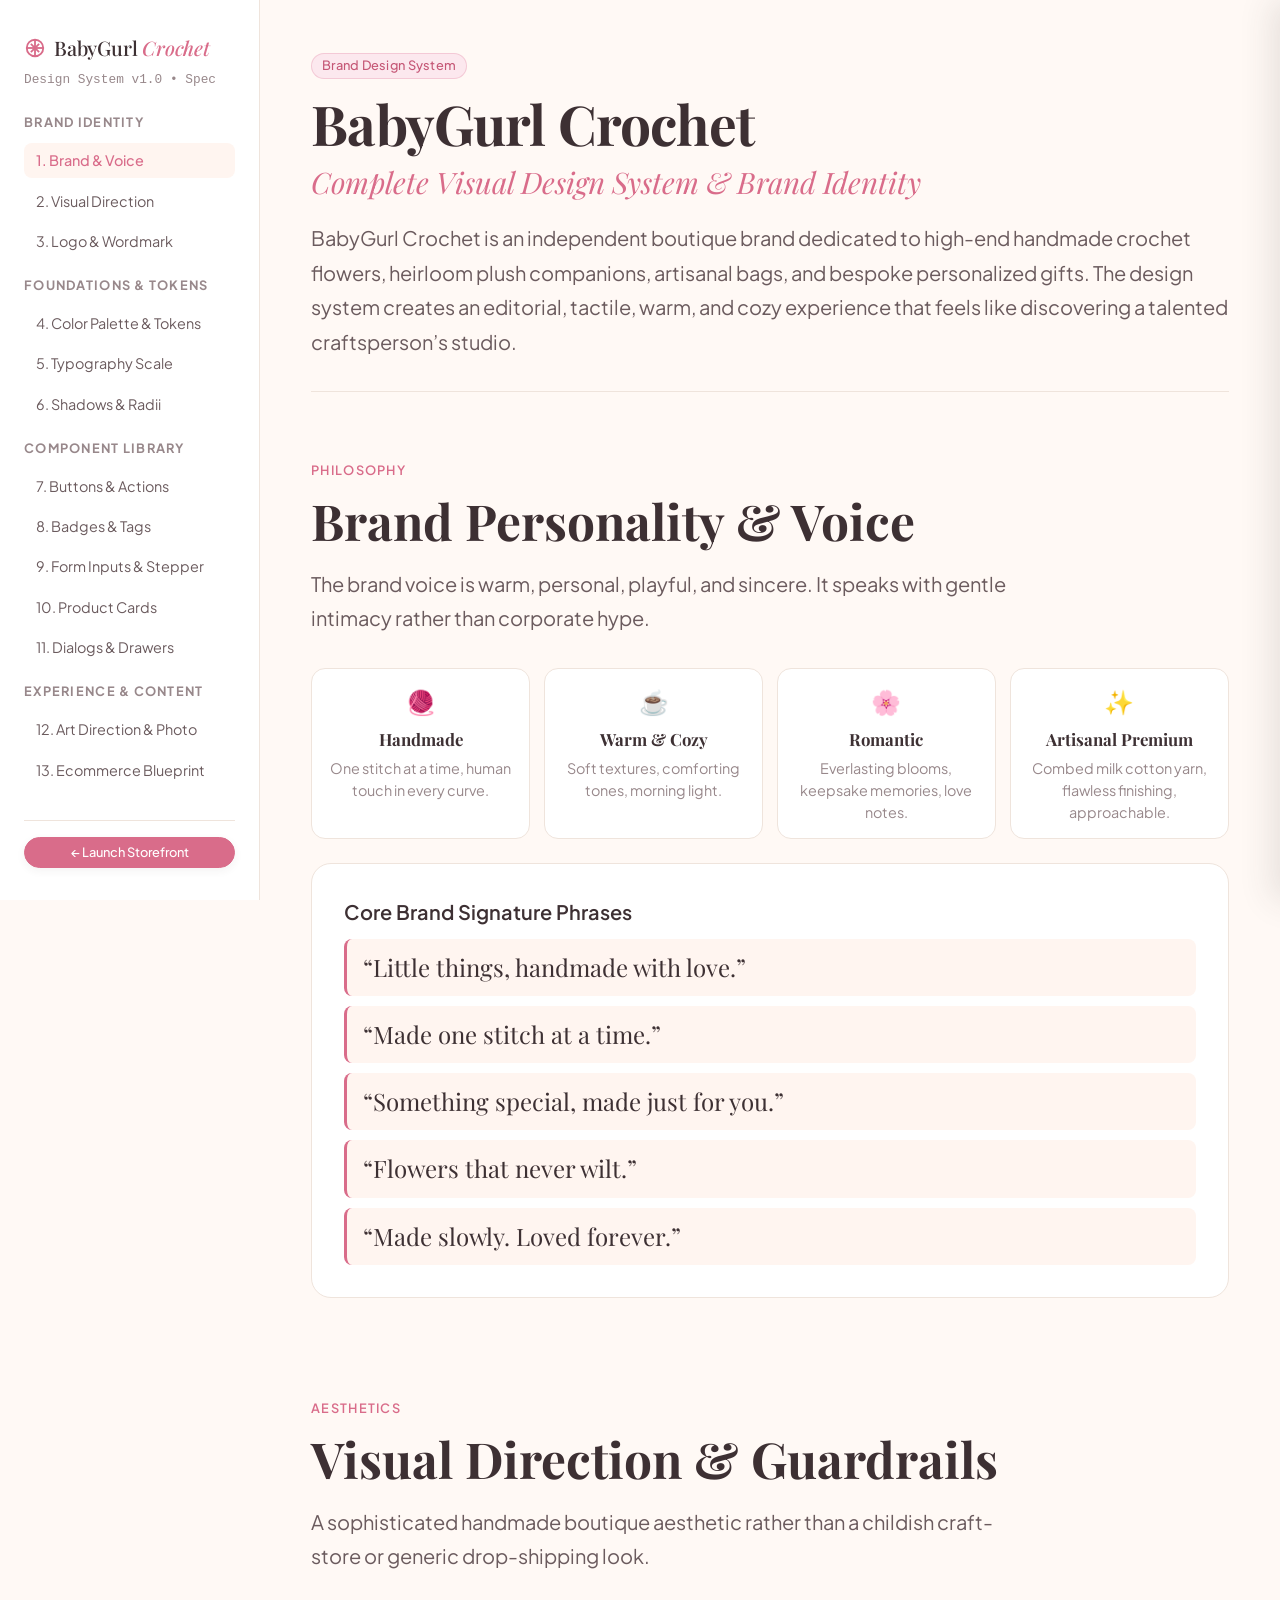
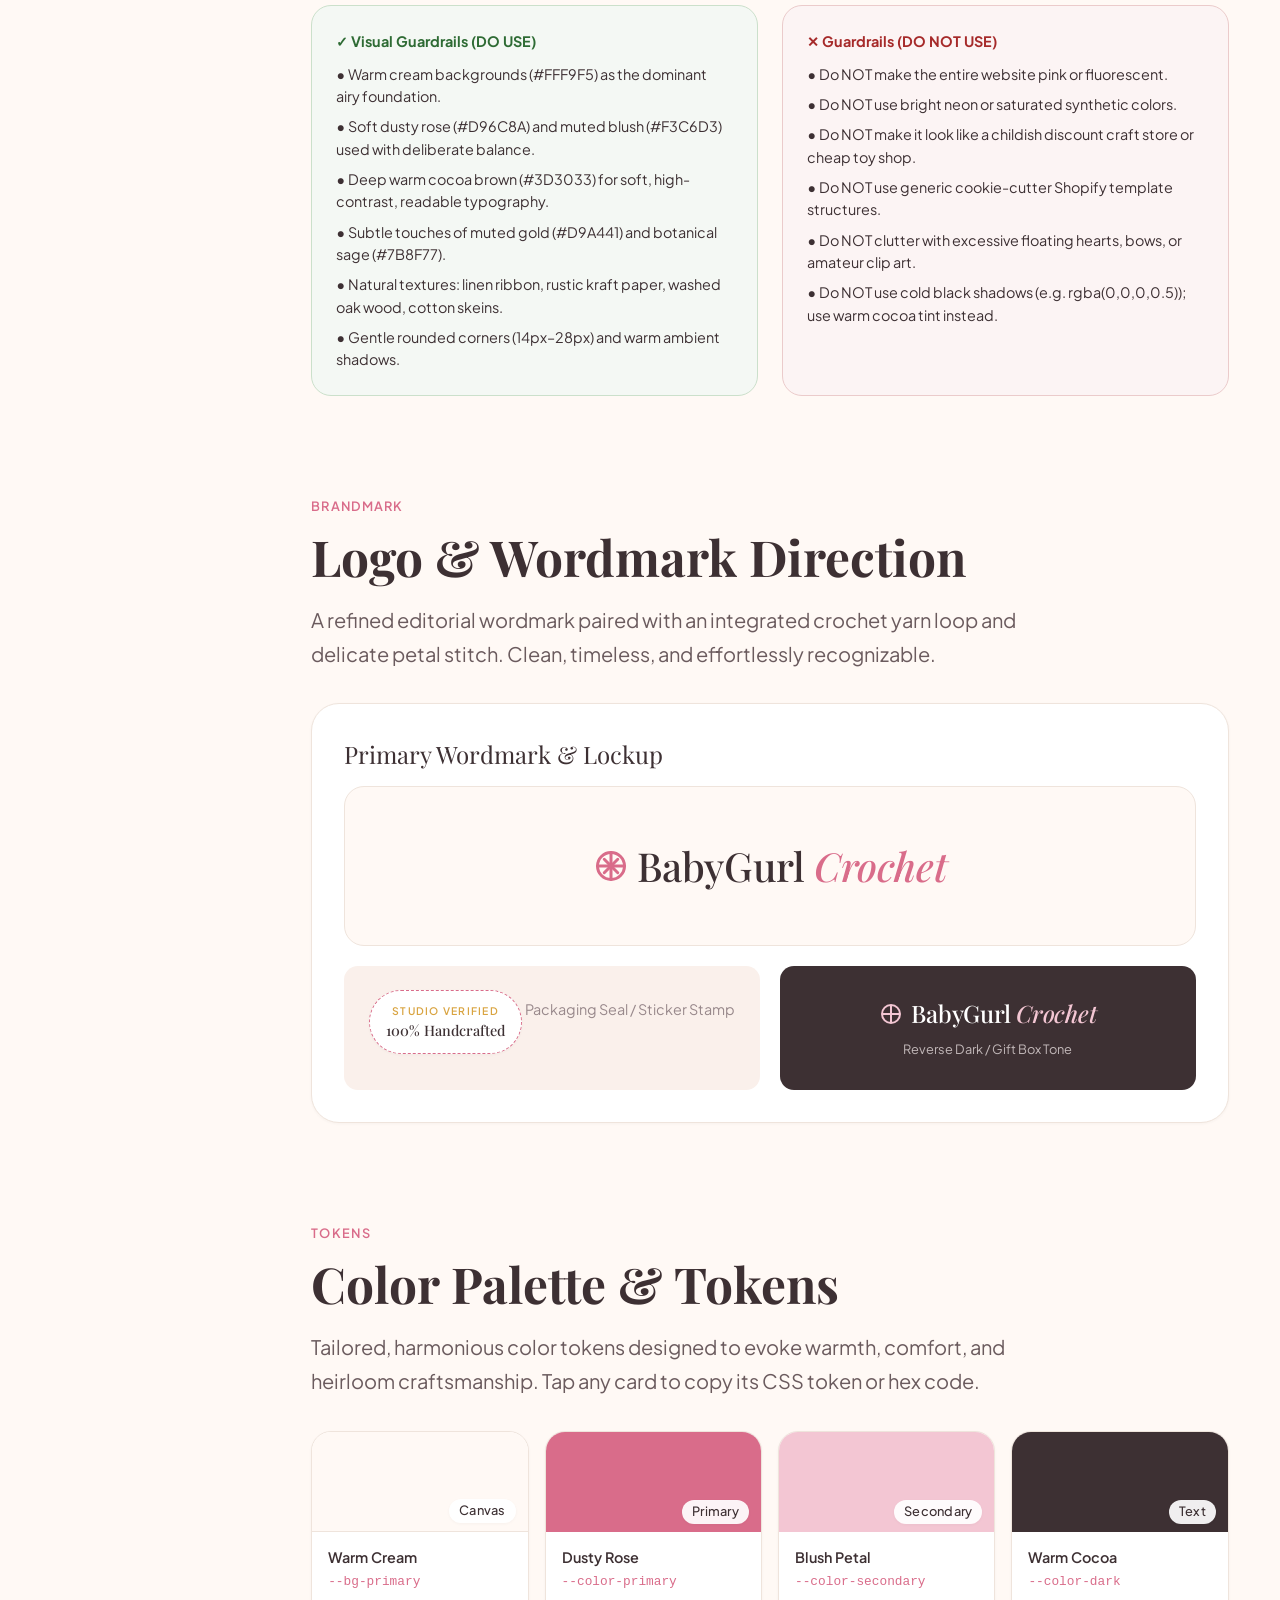
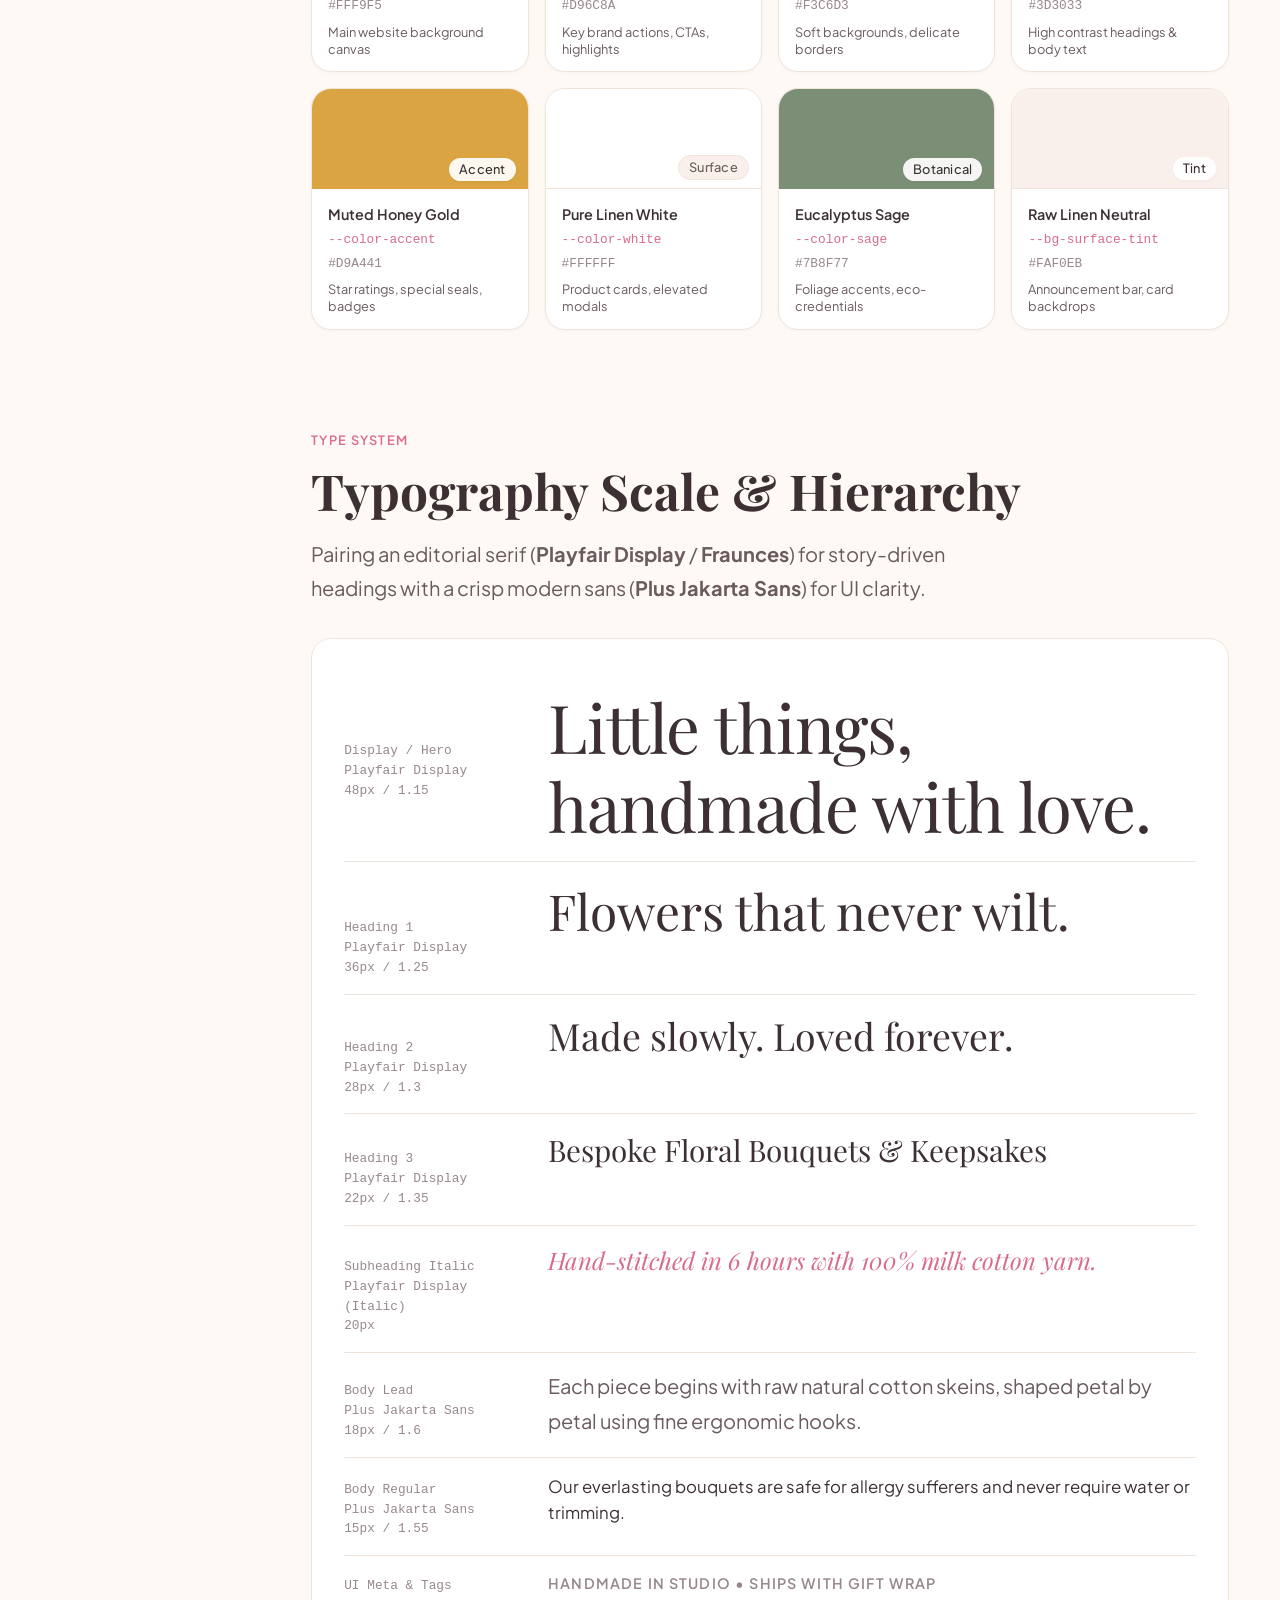
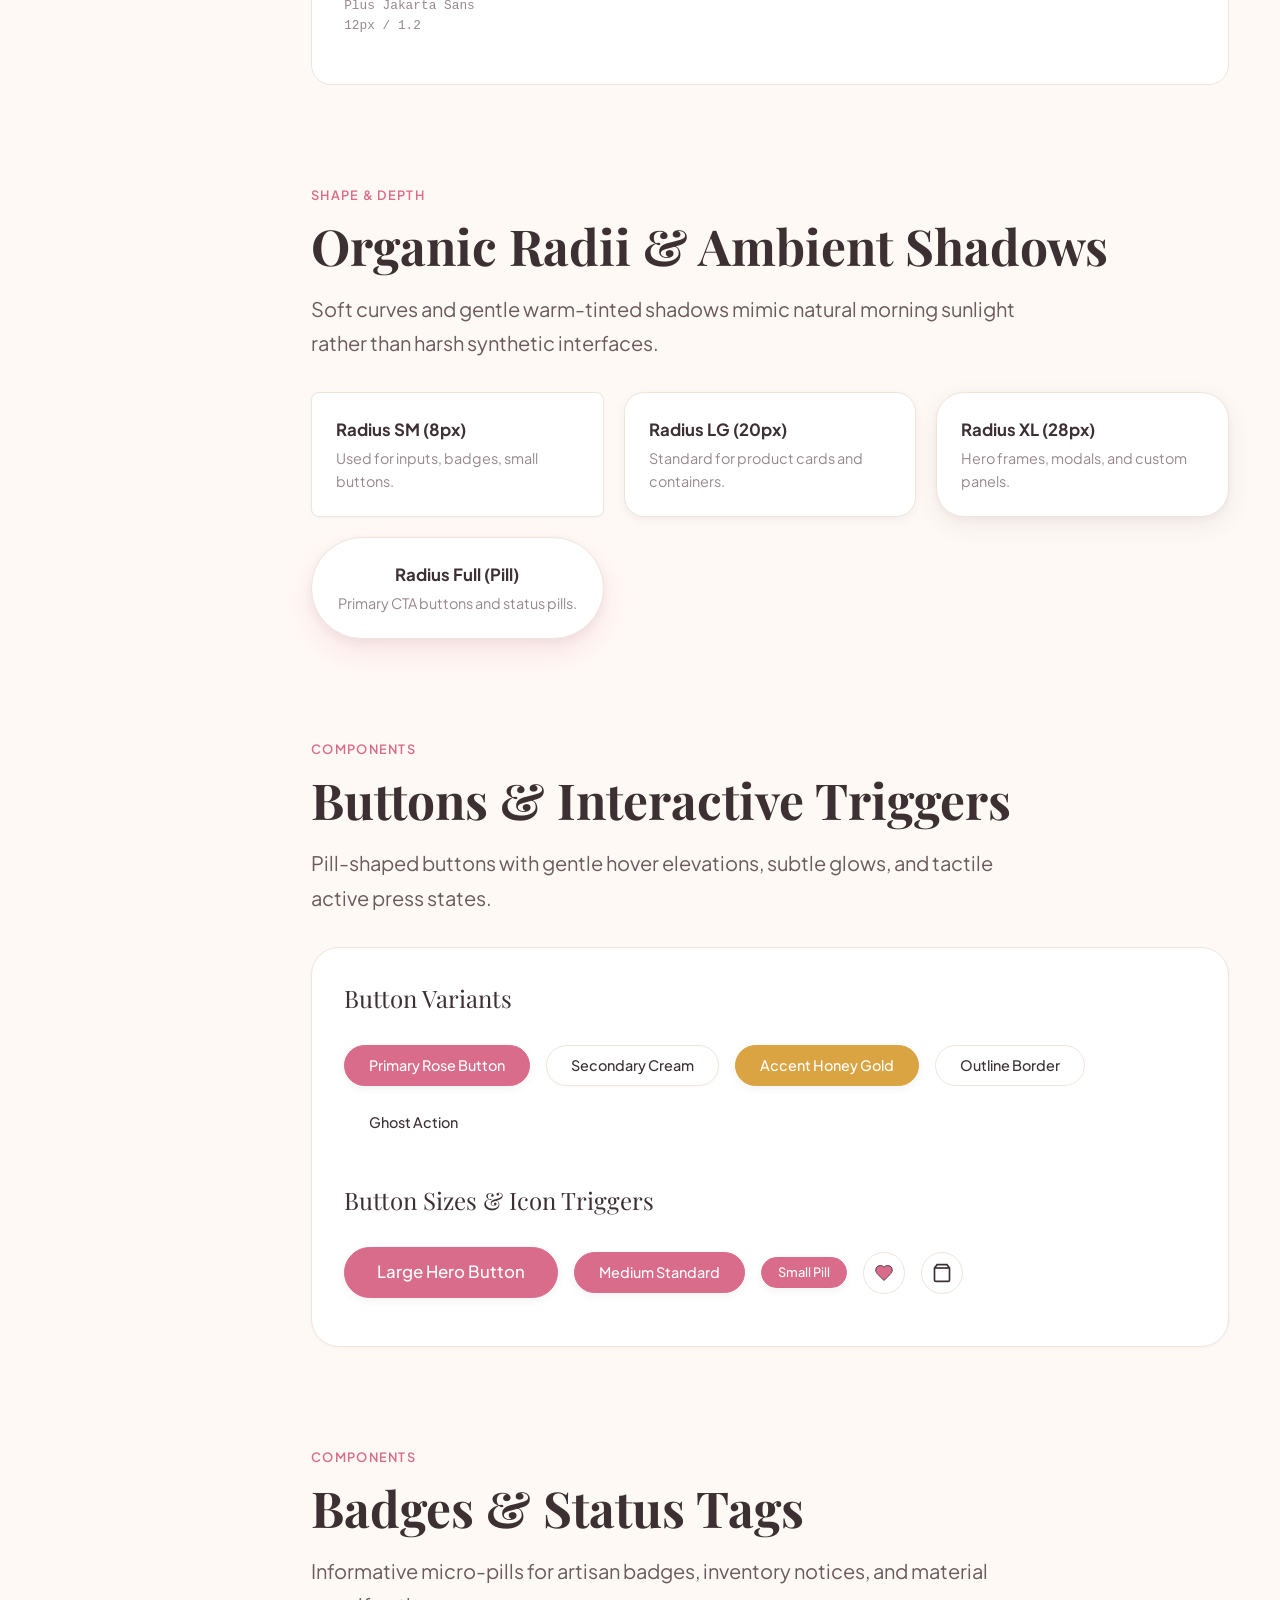
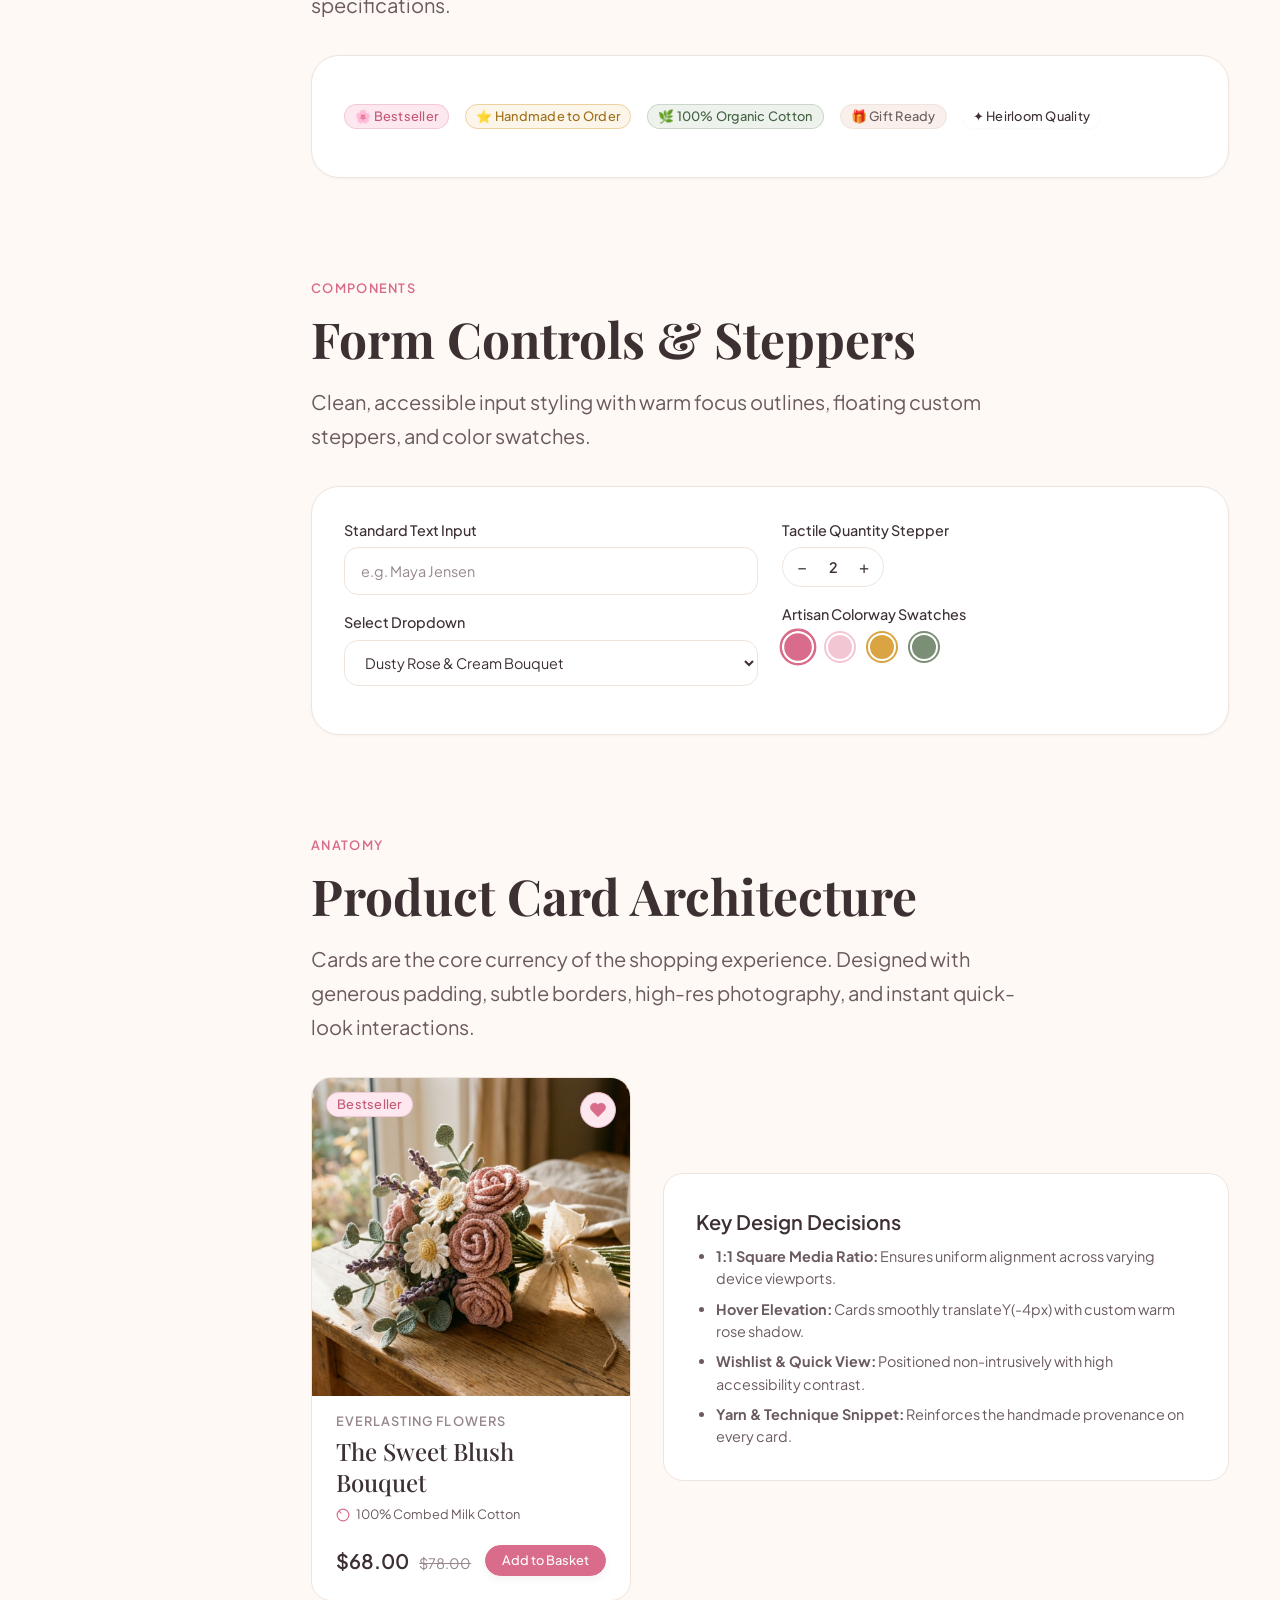
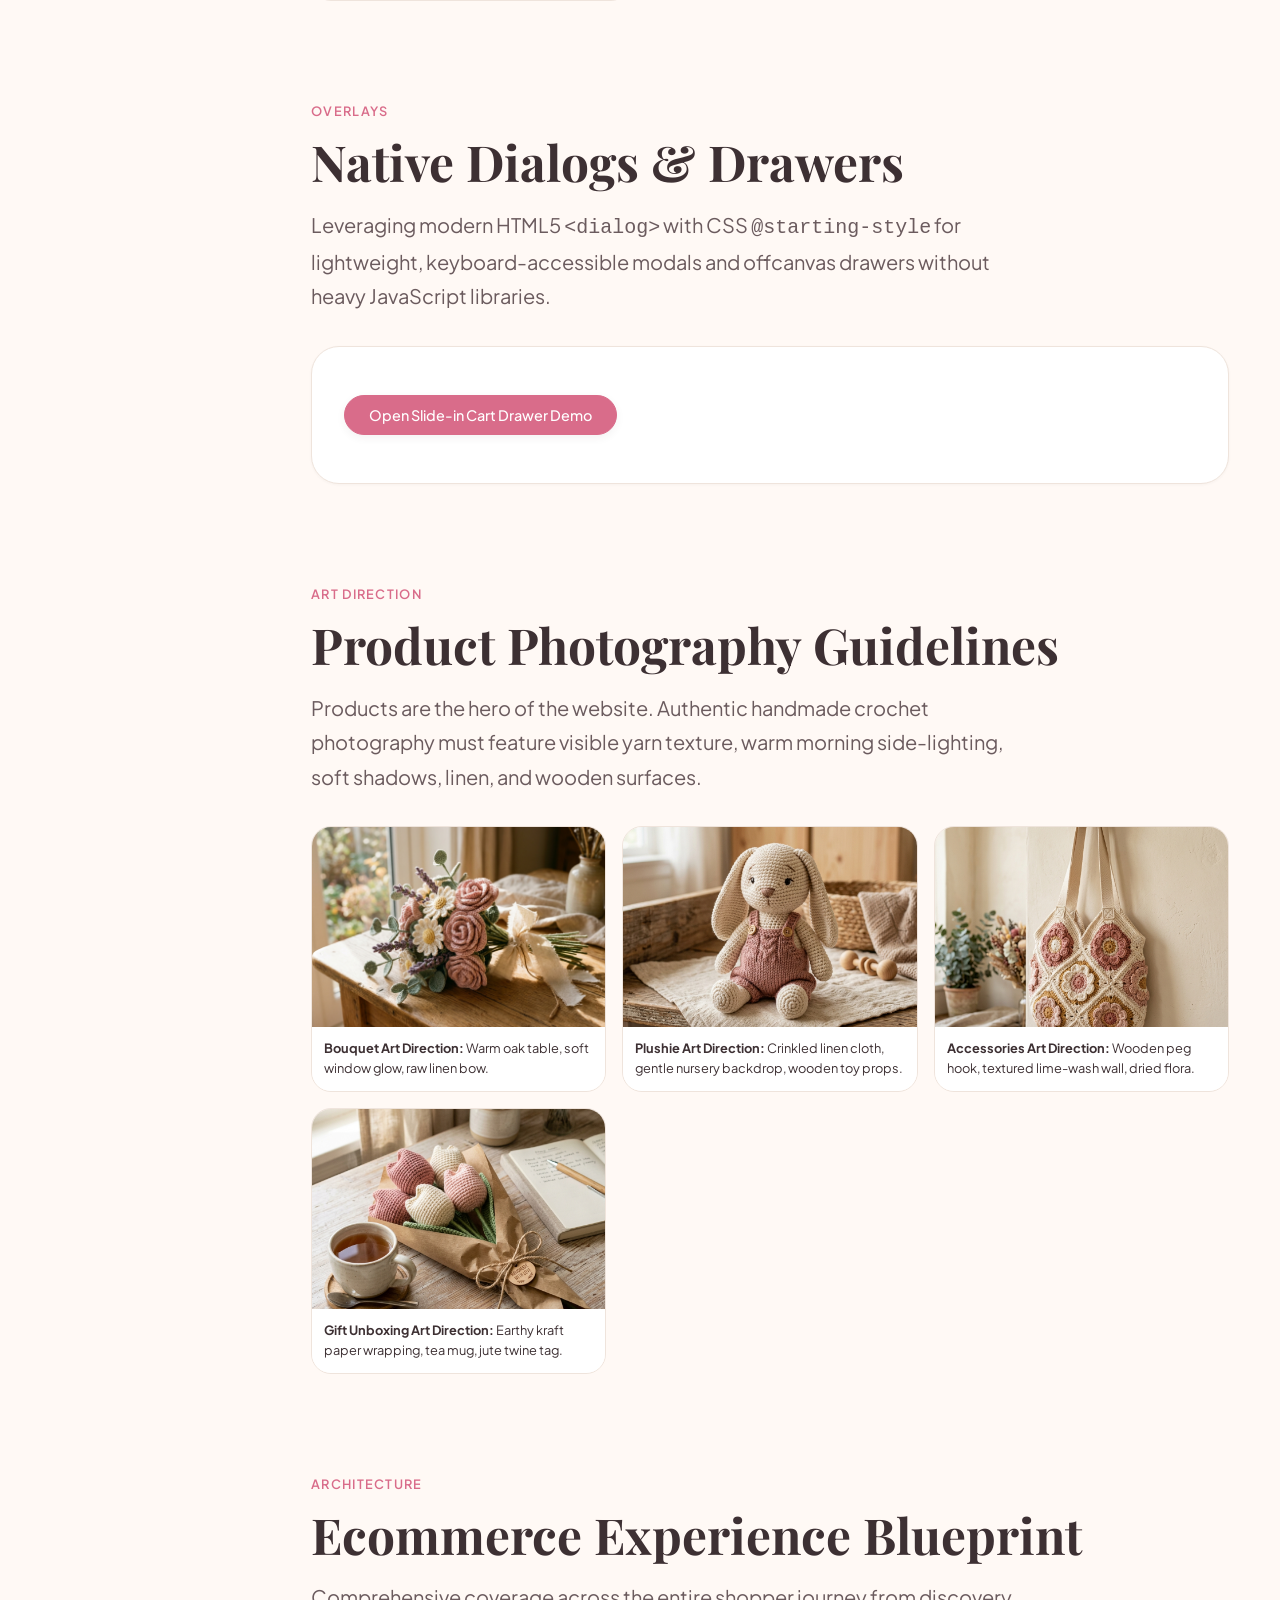
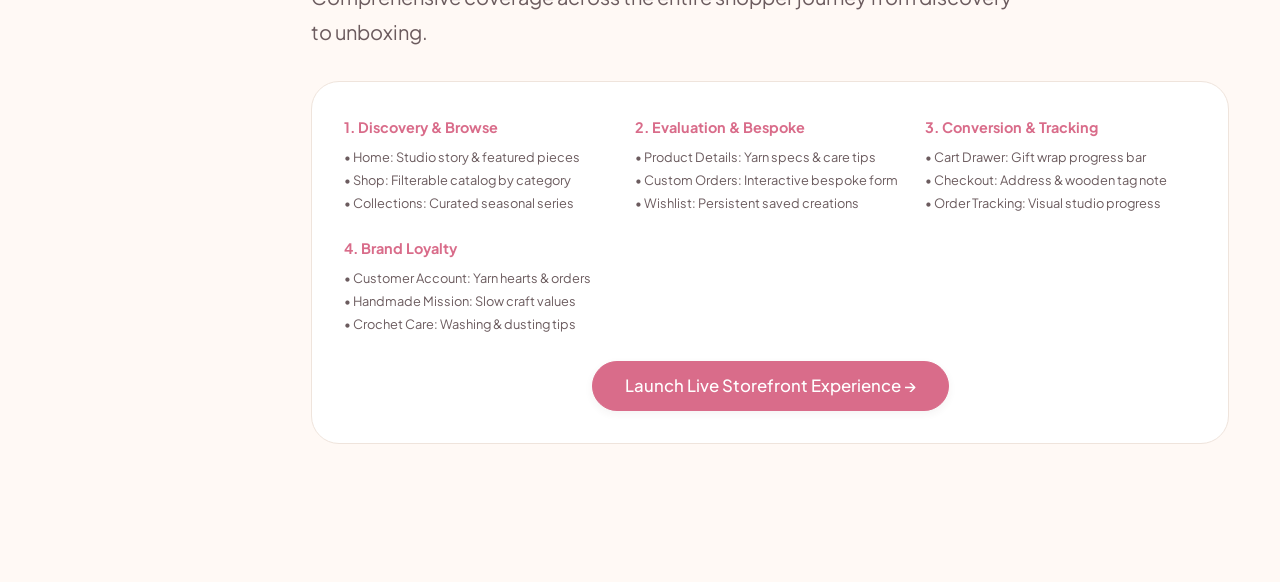
<file: design-system.html>
<!DOCTYPE html>
<html lang="en">
<head>
  <meta charset="UTF-8">
  <meta name="viewport" content="width=device-width, initial-scale=1.0">
  <title>BabyGurl Crochet | Visual Design System & Brand Identity</title>
  <meta name="description" content="Official Visual Design System, Brand Guidelines, Tokens, and Component Library for BabyGurl Crochet.">
  <meta name="theme-color" content="#FFF9F5">

  <link rel="icon" type="image/svg+xml" href="data:image/svg+xml,<svg xmlns='http://www.w3.org/2000/svg' viewBox='0 0 100 100'><text y='.9em' font-size='90'>🧶</text></svg>">

  <!-- Core Design System Tokens & Components -->
  <link rel="stylesheet" href="css/tokens.css">
  <link rel="stylesheet" href="css/components.css">
  <link rel="stylesheet" href="css/store.css">
  <link rel="stylesheet" href="css/design-system.css">
</head>
<body>

  <div class="ds-layout">
    <!-- Sidebar Navigation -->
    <aside class="ds-sidebar">
      <div>
        <a href="#overview" class="brand-wordmark" style="font-size: 1.25rem;">
          <svg class="stitch-icon" viewBox="0 0 24 24" fill="none" stroke="currentColor" stroke-width="2"><circle cx="12" cy="12" r="9"/><path d="M12 3v18"/><path d="M3 12h18"/><path d="m7.5 7.5 9 9"/><path d="m16.5 7.5-9 9"/></svg>
          <span>BabyGurl <span class="logo-accent">Crochet</span></span>
        </a>
        <div style="font-size: var(--text-xs); color: var(--color-dark-subtle); margin-top: 4px; font-family: monospace;">
          Design System v1.0 • Spec
        </div>
      </div>

      <nav class="ds-nav-group" aria-label="Design System Navigation">
        <span class="ds-nav-title">Brand Identity</span>
        <a href="#overview" class="ds-nav-link active">1. Brand & Voice</a>
        <a href="#visual-direction" class="ds-nav-link">2. Visual Direction</a>
        <a href="#logo-suite" class="ds-nav-link">3. Logo & Wordmark</a>

        <span class="ds-nav-title" style="margin-top: 12px;">Foundations & Tokens</span>
        <a href="#color-tokens" class="ds-nav-link">4. Color Palette & Tokens</a>
        <a href="#typography" class="ds-nav-link">5. Typography Scale</a>
        <a href="#radii-shadows" class="ds-nav-link">6. Shadows & Radii</a>

        <span class="ds-nav-title" style="margin-top: 12px;">Component Library</span>
        <a href="#buttons" class="ds-nav-link">7. Buttons & Actions</a>
        <a href="#badges" class="ds-nav-link">8. Badges & Tags</a>
        <a href="#form-controls" class="ds-nav-link">9. Form Inputs & Stepper</a>
        <a href="#product-cards" class="ds-nav-link">10. Product Cards</a>
        <a href="#overlays" class="ds-nav-link">11. Dialogs & Drawers</a>

        <span class="ds-nav-title" style="margin-top: 12px;">Experience & Content</span>
        <a href="#photography" class="ds-nav-link">12. Art Direction & Photo</a>
        <a href="#ecommerce-flow" class="ds-nav-link">13. Ecommerce Blueprint</a>
      </nav>

      <div style="margin-top: auto; padding-top: var(--space-md); border-top: 1px solid var(--border-card);">
        <a href="index.html" class="btn btn-primary btn-sm" style="width: 100%;">
          ← Launch Storefront
        </a>
      </div>
    </aside>

    <!-- Main Content Area -->
    <main class="ds-main">

      <!-- Header Hero -->
      <section class="ds-hero" id="overview">
        <span class="badge badge-rose" style="margin-bottom: 12px;">Brand Design System</span>
        <h1 class="heading-display" style="font-size: clamp(2.4rem, 2rem + 1.8vw, 3.6rem);">
          BabyGurl Crochet
        </h1>
        <p class="subheading-editorial" style="margin-top: 4px; margin-bottom: 16px; font-size: var(--text-xl);">
          Complete Visual Design System & Brand Identity
        </p>
        <p class="body-lead">
          BabyGurl Crochet is an independent boutique brand dedicated to high-end handmade crochet flowers, heirloom plush companions, artisanal bags, and bespoke personalized gifts. The design system creates an editorial, tactile, warm, and cozy experience that feels like discovering a talented craftsperson’s studio.
        </p>
      </section>

      <!-- 1. Brand Personality & Voice -->
      <section class="ds-section" id="brand-personality">
        <div class="ds-section-header">
          <span class="section-tag">Philosophy</span>
          <h2 class="ds-section-title">Brand Personality & Voice</h2>
          <p class="ds-section-desc">
            The brand voice is warm, personal, playful, and sincere. It speaks with gentle intimacy rather than corporate hype.
          </p>
        </div>

        <div style="display: grid; grid-template-columns: repeat(auto-fit, minmax(200px, 1fr)); gap: 14px; margin-bottom: 24px;">
          <div style="background: var(--bg-surface); border: 1px solid var(--border-card); border-radius: var(--radius-md); padding: 14px; text-align: center;">
            <div style="font-size: 1.5rem; margin-bottom: 6px;">🧶</div>
            <strong style="color: var(--color-dark); font-family: var(--font-editorial);">Handmade</strong>
            <p class="text-subtle" style="margin-top: 4px;">One stitch at a time, human touch in every curve.</p>
          </div>
          <div style="background: var(--bg-surface); border: 1px solid var(--border-card); border-radius: var(--radius-md); padding: 14px; text-align: center;">
            <div style="font-size: 1.5rem; margin-bottom: 6px;">☕</div>
            <strong style="color: var(--color-dark); font-family: var(--font-editorial);">Warm & Cozy</strong>
            <p class="text-subtle" style="margin-top: 4px;">Soft textures, comforting tones, morning light.</p>
          </div>
          <div style="background: var(--bg-surface); border: 1px solid var(--border-card); border-radius: var(--radius-md); padding: 14px; text-align: center;">
            <div style="font-size: 1.5rem; margin-bottom: 6px;">🌸</div>
            <strong style="color: var(--color-dark); font-family: var(--font-editorial);">Romantic</strong>
            <p class="text-subtle" style="margin-top: 4px;">Everlasting blooms, keepsake memories, love notes.</p>
          </div>
          <div style="background: var(--bg-surface); border: 1px solid var(--border-card); border-radius: var(--radius-md); padding: 14px; text-align: center;">
            <div style="font-size: 1.5rem; margin-bottom: 6px;">✨</div>
            <strong style="color: var(--color-dark); font-family: var(--font-editorial);">Artisanal Premium</strong>
            <p class="text-subtle" style="margin-top: 4px;">Combed milk cotton yarn, flawless finishing, approachable.</p>
          </div>
        </div>

        <div class="type-spec-card">
          <h3 class="heading-4" style="margin-bottom: 12px;">Core Brand Signature Phrases</h3>
          <div style="display: flex; flex-direction: column; gap: 10px; font-family: var(--font-editorial); font-size: var(--text-lg); color: var(--color-dark);">
            <div style="padding: 10px 16px; background: var(--bg-surface-warm); border-radius: var(--radius-sm); border-left: 3px solid var(--color-primary);">
              “Little things, handmade with love.”
            </div>
            <div style="padding: 10px 16px; background: var(--bg-surface-warm); border-radius: var(--radius-sm); border-left: 3px solid var(--color-primary);">
              “Made one stitch at a time.”
            </div>
            <div style="padding: 10px 16px; background: var(--bg-surface-warm); border-radius: var(--radius-sm); border-left: 3px solid var(--color-primary);">
              “Something special, made just for you.”
            </div>
            <div style="padding: 10px 16px; background: var(--bg-surface-warm); border-radius: var(--radius-sm); border-left: 3px solid var(--color-primary);">
              “Flowers that never wilt.”
            </div>
            <div style="padding: 10px 16px; background: var(--bg-surface-warm); border-radius: var(--radius-sm); border-left: 3px solid var(--color-primary);">
              “Made slowly. Loved forever.”
            </div>
          </div>
        </div>
      </section>

      <!-- 2. Visual Direction & Guardrails -->
      <section class="ds-section" id="visual-direction">
        <div class="ds-section-header">
          <span class="section-tag">Aesthetics</span>
          <h2 class="ds-section-title">Visual Direction & Guardrails</h2>
          <p class="ds-section-desc">
            A sophisticated handmade boutique aesthetic rather than a childish craft-store or generic drop-shipping look.
          </p>
        </div>

        <div class="voice-grid">
          <div class="voice-box do">
            <h4>✓ Visual Guardrails (DO USE)</h4>
            <ul class="voice-list">
              <li>Warm cream backgrounds (#FFF9F5) as the dominant airy foundation.</li>
              <li>Soft dusty rose (#D96C8A) and muted blush (#F3C6D3) used with deliberate balance.</li>
              <li>Deep warm cocoa brown (#3D3033) for soft, high-contrast, readable typography.</li>
              <li>Subtle touches of muted gold (#D9A441) and botanical sage (#7B8F77).</li>
              <li>Natural textures: linen ribbon, rustic kraft paper, washed oak wood, cotton skeins.</li>
              <li>Gentle rounded corners (14px–28px) and warm ambient shadows.</li>
            </ul>
          </div>
          <div class="voice-box dont">
            <h4>✕ Guardrails (DO NOT USE)</h4>
            <ul class="voice-list">
              <li>Do NOT make the entire website pink or fluorescent.</li>
              <li>Do NOT use bright neon or saturated synthetic colors.</li>
              <li>Do NOT make it look like a childish discount craft store or cheap toy shop.</li>
              <li>Do NOT use generic cookie-cutter Shopify template structures.</li>
              <li>Do NOT clutter with excessive floating hearts, bows, or amateur clip art.</li>
              <li>Do NOT use cold black shadows (e.g. rgba(0,0,0,0.5)); use warm cocoa tint instead.</li>
            </ul>
          </div>
        </div>
      </section>

      <!-- 3. Logo & Wordmark Suite -->
      <section class="ds-section" id="logo-suite">
        <div class="ds-section-header">
          <span class="section-tag">Brandmark</span>
          <h2 class="ds-section-title">Logo & Wordmark Direction</h2>
          <p class="ds-section-desc">
            A refined editorial wordmark paired with an integrated crochet yarn loop and delicate petal stitch. Clean, timeless, and effortlessly recognizable.
          </p>
        </div>

        <div class="component-stage">
          <div class="stage-title">Primary Wordmark & Lockup</div>
          <div style="background: var(--bg-primary); padding: 48px 32px; border-radius: var(--radius-lg); display: flex; align-items: center; justify-content: center; border: 1px solid var(--border-card);">
            <div class="brand-wordmark" style="font-size: 2.5rem;">
              <svg class="stitch-icon" style="width: 36px; height: 36px;" viewBox="0 0 24 24" fill="none" stroke="currentColor" stroke-width="2" stroke-linecap="round" stroke-linejoin="round">
                <circle cx="12" cy="12" r="9"/>
                <path d="M12 3v18"/>
                <path d="M3 12h18"/>
                <path d="m7.5 7.5 9 9"/>
                <path d="m16.5 7.5-9 9"/>
              </svg>
              <span>BabyGurl <span class="logo-accent">Crochet</span></span>
            </div>
          </div>
          <div style="display: grid; grid-template-columns: 1fr 1fr; gap: 20px; margin-top: 20px;">
            <div style="background: var(--bg-surface-tint); padding: 24px; border-radius: var(--radius-md); text-align: center;">
              <div class="brand-seal" style="margin: 0 auto 12px;">
                <span class="seal-eyebrow">Studio Verified</span>
                <span class="seal-title">100% Handcrafted</span>
              </div>
              <span class="text-subtle">Packaging Seal / Sticker Stamp</span>
            </div>
            <div style="background: var(--color-dark); color: #fff; padding: 24px; border-radius: var(--radius-md); text-align: center; display: flex; flex-direction: column; align-items: center; justify-content: center;">
              <div class="brand-wordmark" style="color: #fff; font-size: 1.5rem;">
                <svg class="stitch-icon" style="width: 24px; height: 24px; color: var(--color-secondary);" viewBox="0 0 24 24" fill="none" stroke="currentColor" stroke-width="2"><circle cx="12" cy="12" r="9"/><path d="M12 3v18"/><path d="M3 12h18"/></svg>
                <span>BabyGurl <span style="color: var(--color-secondary); font-style: italic;">Crochet</span></span>
              </div>
              <span style="font-size: var(--text-xs); color: #C2B8B9; margin-top: 8px;">Reverse Dark / Gift Box Tone</span>
            </div>
          </div>
        </div>
      </section>

      <!-- 4. Color Palette & Tokens -->
      <section class="ds-section" id="color-tokens">
        <div class="ds-section-header">
          <span class="section-tag">Tokens</span>
          <h2 class="ds-section-title">Color Palette & Tokens</h2>
          <p class="ds-section-desc">
            Tailored, harmonious color tokens designed to evoke warmth, comfort, and heirloom craftsmanship. Tap any card to copy its CSS token or hex code.
          </p>
        </div>

        <div class="color-swatches-grid">
          <!-- Background Cream -->
          <div class="color-card" onclick="copyColorToken('--bg-primary', '#FFF9F5')">
            <div class="color-preview" style="background-color: #FFF9F5; border-bottom: 1px solid var(--border-card);">
              <span class="badge badge-white">Canvas</span>
            </div>
            <div class="color-info">
              <span class="color-name">Warm Cream</span>
              <span class="color-token">--bg-primary</span>
              <span class="color-hex">#FFF9F5</span>
              <span class="color-role">Main website background canvas</span>
            </div>
          </div>

          <!-- Primary Dusty Rose -->
          <div class="color-card" onclick="copyColorToken('--color-primary', '#D96C8A')">
            <div class="color-preview" style="background-color: #D96C8A;">
              <span class="badge badge-white">Primary</span>
            </div>
            <div class="color-info">
              <span class="color-name">Dusty Rose</span>
              <span class="color-token">--color-primary</span>
              <span class="color-hex">#D96C8A</span>
              <span class="color-role">Key brand actions, CTAs, highlights</span>
            </div>
          </div>

          <!-- Secondary Blush -->
          <div class="color-card" onclick="copyColorToken('--color-secondary', '#F3C6D3')">
            <div class="color-preview" style="background-color: #F3C6D3;">
              <span class="badge badge-white">Secondary</span>
            </div>
            <div class="color-info">
              <span class="color-name">Blush Petal</span>
              <span class="color-token">--color-secondary</span>
              <span class="color-hex">#F3C6D3</span>
              <span class="color-role">Soft backgrounds, delicate borders</span>
            </div>
          </div>

          <!-- Dark Cocoa Text -->
          <div class="color-card" onclick="copyColorToken('--color-dark', '#3D3033')">
            <div class="color-preview" style="background-color: #3D3033; color: white;">
              <span class="badge badge-white" style="color: #3D3033;">Text</span>
            </div>
            <div class="color-info">
              <span class="color-name">Warm Cocoa</span>
              <span class="color-token">--color-dark</span>
              <span class="color-hex">#3D3033</span>
              <span class="color-role">High contrast headings & body text</span>
            </div>
          </div>

          <!-- Accent Muted Gold -->
          <div class="color-card" onclick="copyColorToken('--color-accent', '#D9A441')">
            <div class="color-preview" style="background-color: #D9A441;">
              <span class="badge badge-white">Accent</span>
            </div>
            <div class="color-info">
              <span class="color-name">Muted Honey Gold</span>
              <span class="color-token">--color-accent</span>
              <span class="color-hex">#D9A441</span>
              <span class="color-role">Star ratings, special seals, badges</span>
            </div>
          </div>

          <!-- White Surface -->
          <div class="color-card" onclick="copyColorToken('--color-white', '#FFFFFF')">
            <div class="color-preview" style="background-color: #FFFFFF; border-bottom: 1px solid var(--border-card);">
              <span class="badge badge-linen">Surface</span>
            </div>
            <div class="color-info">
              <span class="color-name">Pure Linen White</span>
              <span class="color-token">--color-white</span>
              <span class="color-hex">#FFFFFF</span>
              <span class="color-role">Product cards, elevated modals</span>
            </div>
          </div>

          <!-- Sage Botanical Neutral -->
          <div class="color-card" onclick="copyColorToken('--color-sage', '#7B8F77')">
            <div class="color-preview" style="background-color: #7B8F77;">
              <span class="badge badge-white">Botanical</span>
            </div>
            <div class="color-info">
              <span class="color-name">Eucalyptus Sage</span>
              <span class="color-token">--color-sage</span>
              <span class="color-hex">#7B8F77</span>
              <span class="color-role">Foliage accents, eco-credentials</span>
            </div>
          </div>

          <!-- Warm Linen Tint -->
          <div class="color-card" onclick="copyColorToken('--bg-surface-tint', '#FAF0EB')">
            <div class="color-preview" style="background-color: #FAF0EB; border-bottom: 1px solid var(--border-card);">
              <span class="badge badge-white">Tint</span>
            </div>
            <div class="color-info">
              <span class="color-name">Raw Linen Neutral</span>
              <span class="color-token">--bg-surface-tint</span>
              <span class="color-hex">#FAF0EB</span>
              <span class="color-role">Announcement bar, card backdrops</span>
            </div>
          </div>
        </div>
      </section>

      <!-- 5. Typography Scale -->
      <section class="ds-section" id="typography">
        <div class="ds-section-header">
          <span class="section-tag">Type System</span>
          <h2 class="ds-section-title">Typography Scale & Hierarchy</h2>
          <p class="ds-section-desc">
            Pairing an editorial serif (<strong>Playfair Display</strong> / <strong>Fraunces</strong>) for story-driven headings with a crisp modern sans (<strong>Plus Jakarta Sans</strong>) for UI clarity.
          </p>
        </div>

        <div class="type-spec-card">
          <div class="type-row">
            <div class="type-meta">Display / Hero<br>Playfair Display<br>48px / 1.15</div>
            <div class="heading-display">Little things, handmade with love.</div>
          </div>

          <div class="type-row">
            <div class="type-meta">Heading 1<br>Playfair Display<br>36px / 1.25</div>
            <div class="heading-1">Flowers that never wilt.</div>
          </div>

          <div class="type-row">
            <div class="type-meta">Heading 2<br>Playfair Display<br>28px / 1.3</div>
            <div class="heading-2">Made slowly. Loved forever.</div>
          </div>

          <div class="type-row">
            <div class="type-meta">Heading 3<br>Playfair Display<br>22px / 1.35</div>
            <div class="heading-3">Bespoke Floral Bouquets & Keepsakes</div>
          </div>

          <div class="type-row">
            <div class="type-meta">Subheading Italic<br>Playfair Display (Italic)<br>20px</div>
            <div class="subheading-editorial">Hand-stitched in 6 hours with 100% milk cotton yarn.</div>
          </div>

          <div class="type-row">
            <div class="type-meta">Body Lead<br>Plus Jakarta Sans<br>18px / 1.6</div>
            <div class="body-lead">Each piece begins with raw natural cotton skeins, shaped petal by petal using fine ergonomic hooks.</div>
          </div>

          <div class="type-row">
            <div class="type-meta">Body Regular<br>Plus Jakarta Sans<br>15px / 1.55</div>
            <div>Our everlasting bouquets are safe for allergy sufferers and never require water or trimming.</div>
          </div>

          <div class="type-row">
            <div class="type-meta">UI Meta & Tags<br>Plus Jakarta Sans<br>12px / 1.2</div>
            <div class="text-subtle" style="text-transform: uppercase; letter-spacing: 0.08em; font-weight: 600;">
              Handmade in Studio • Ships with Gift Wrap
            </div>
          </div>
        </div>
      </section>

      <!-- 6. Shadows & Radii -->
      <section class="ds-section" id="radii-shadows">
        <div class="ds-section-header">
          <span class="section-tag">Shape & Depth</span>
          <h2 class="ds-section-title">Organic Radii & Ambient Shadows</h2>
          <p class="ds-section-desc">
            Soft curves and gentle warm-tinted shadows mimic natural morning sunlight rather than harsh synthetic interfaces.
          </p>
        </div>

        <div style="display: grid; grid-template-columns: repeat(auto-fit, minmax(220px, 1fr)); gap: 20px;">
          <div style="background: var(--bg-surface); padding: 24px; border-radius: var(--radius-sm); border: 1px solid var(--border-card); box-shadow: var(--shadow-xs);">
            <strong>Radius SM (8px)</strong>
            <p class="text-subtle" style="margin-top: 4px;">Used for inputs, badges, small buttons.</p>
          </div>
          <div style="background: var(--bg-surface); padding: 24px; border-radius: var(--radius-lg); border: 1px solid var(--border-card); box-shadow: var(--shadow-sm);">
            <strong>Radius LG (20px)</strong>
            <p class="text-subtle" style="margin-top: 4px;">Standard for product cards and containers.</p>
          </div>
          <div style="background: var(--bg-surface); padding: 24px; border-radius: var(--radius-xl); border: 1px solid var(--border-card); box-shadow: var(--shadow-md);">
            <strong>Radius XL (28px)</strong>
            <p class="text-subtle" style="margin-top: 4px;">Hero frames, modals, and custom panels.</p>
          </div>
          <div style="background: var(--bg-surface); padding: 24px; border-radius: var(--radius-full); border: 1px solid var(--border-card); box-shadow: var(--shadow-hover); text-align: center;">
            <strong>Radius Full (Pill)</strong>
            <p class="text-subtle" style="margin-top: 4px;">Primary CTA buttons and status pills.</p>
          </div>
        </div>
      </section>

      <!-- 7. Buttons & Actions -->
      <section class="ds-section" id="buttons">
        <div class="ds-section-header">
          <span class="section-tag">Components</span>
          <h2 class="ds-section-title">Buttons & Interactive Triggers</h2>
          <p class="ds-section-desc">
            Pill-shaped buttons with gentle hover elevations, subtle glows, and tactile active press states.
          </p>
        </div>

        <div class="component-stage">
          <div class="stage-title">Button Variants</div>
          <div class="stage-demo-row">
            <button class="btn btn-primary btn-md">Primary Rose Button</button>
            <button class="btn btn-secondary btn-md">Secondary Cream</button>
            <button class="btn btn-accent btn-md">Accent Honey Gold</button>
            <button class="btn btn-outline btn-md">Outline Border</button>
            <button class="btn btn-ghost btn-md">Ghost Action</button>
          </div>

          <div class="stage-title" style="margin-top: 24px;">Button Sizes & Icon Triggers</div>
          <div class="stage-demo-row">
            <button class="btn btn-primary btn-lg">Large Hero Button</button>
            <button class="btn btn-primary btn-md">Medium Standard</button>
            <button class="btn btn-primary btn-sm">Small Pill</button>
            <button class="btn-icon" aria-label="Heart icon">
              <svg width="20" height="20" viewBox="0 0 24 24" fill="var(--color-primary)" stroke="currentColor"><path d="M19 14c1.49-1.46 3-3.21 3-5.5A5.5 5.5 0 0 0 16.5 3c-1.76 0-3 .5-4.5 2-1.5-1.5-2.74-2-4.5-2A5.5 5.5 0 0 0 2 8.5c0 2.3 1.5 4.05 3 5.5l7 7Z"/></svg>
            </button>
            <button class="btn-icon" aria-label="Cart icon">
              <svg width="20" height="20" viewBox="0 0 24 24" fill="none" stroke="currentColor" stroke-width="2"><path d="M6 2 3 6v14a2 2 0 0 0 2 2h14a2 2 0 0 0 2-2V6l-3-4Z"/><path d="M3 6h18"/></svg>
            </button>
          </div>
        </div>
      </section>

      <!-- 8. Badges & Status Tags -->
      <section class="ds-section" id="badges">
        <div class="ds-section-header">
          <span class="section-tag">Components</span>
          <h2 class="ds-section-title">Badges & Status Tags</h2>
          <p class="ds-section-desc">
            Informative micro-pills for artisan badges, inventory notices, and material specifications.
          </p>
        </div>

        <div class="component-stage">
          <div class="stage-demo-row">
            <span class="badge badge-rose">🌸 Bestseller</span>
            <span class="badge badge-gold">⭐ Handmade to Order</span>
            <span class="badge badge-sage">🌿 100% Organic Cotton</span>
            <span class="badge badge-linen">🎁 Gift Ready</span>
            <span class="badge badge-white">✦ Heirloom Quality</span>
          </div>
        </div>
      </section>

      <!-- 9. Form Inputs & Stepper -->
      <section class="ds-section" id="form-controls">
        <div class="ds-section-header">
          <span class="section-tag">Components</span>
          <h2 class="ds-section-title">Form Controls & Steppers</h2>
          <p class="ds-section-desc">
            Clean, accessible input styling with warm focus outlines, floating custom steppers, and color swatches.
          </p>
        </div>

        <div class="component-stage">
          <div style="display: grid; grid-template-columns: 1fr 1fr; gap: 24px;">
            <div>
              <div class="form-group">
                <label class="form-label" for="demo-input">Standard Text Input</label>
                <input type="text" id="demo-input" class="form-input" placeholder="e.g. Maya Jensen">
              </div>

              <div class="form-group">
                <label class="form-label" for="demo-select">Select Dropdown</label>
                <select id="demo-select" class="form-select">
                  <option>Dusty Rose & Cream Bouquet</option>
                  <option>Hazel the Heirloom Bunny</option>
                  <option>Flora Meadow Granny Tote</option>
                </select>
              </div>
            </div>

            <div>
              <div class="form-group">
                <label class="form-label">Tactile Quantity Stepper</label>
                <div>
                  <div class="qty-stepper">
                    <button class="qty-btn" type="button">−</button>
                    <span class="qty-value">2</span>
                    <button class="qty-btn" type="button">+</button>
                  </div>
                </div>
              </div>

              <div class="form-group">
                <label class="form-label">Artisan Colorway Swatches</label>
                <div class="swatch-group">
                  <label class="swatch-item">
                    <input type="radio" name="demo_swatch" checked>
                    <span class="swatch-circle" style="background: #D96C8A;"></span>
                  </label>
                  <label class="swatch-item">
                    <input type="radio" name="demo_swatch">
                    <span class="swatch-circle" style="background: #F3C6D3;"></span>
                  </label>
                  <label class="swatch-item">
                    <input type="radio" name="demo_swatch">
                    <span class="swatch-circle" style="background: #D9A441;"></span>
                  </label>
                  <label class="swatch-item">
                    <input type="radio" name="demo_swatch">
                    <span class="swatch-circle" style="background: #7B8F77;"></span>
                  </label>
                </div>
              </div>
            </div>
          </div>
        </div>
      </section>

      <!-- 10. Product Card Anatomy -->
      <section class="ds-section" id="product-cards">
        <div class="ds-section-header">
          <span class="section-tag">Anatomy</span>
          <h2 class="ds-section-title">Product Card Architecture</h2>
          <p class="ds-section-desc">
            Cards are the core currency of the shopping experience. Designed with generous padding, subtle borders, high-res photography, and instant quick-look interactions.
          </p>
        </div>

        <div style="display: grid; grid-template-columns: 320px 1fr; gap: 32px; align-items: center;">
          <!-- Live Interactive Card -->
          <article class="product-card">
            <div class="product-card-media">
              <span class="badge badge-rose product-card-badge">Bestseller</span>
              <button class="product-card-wishlist active" aria-label="Wishlist">
                <svg width="18" height="18" viewBox="0 0 24 24" fill="currentColor" stroke="currentColor"><path d="M19 14c1.49-1.46 3-3.21 3-5.5A5.5 5.5 0 0 0 16.5 3c-1.76 0-3 .5-4.5 2-1.5-1.5-2.74-2-4.5-2A5.5 5.5 0 0 0 2 8.5c0 2.3 1.5 4.05 3 5.5l7 7Z"/></svg>
              </button>
              <img class="product-card-img" src="assets/images/bouquet.jpg" alt="Sweet Blush Bouquet">
              <div class="product-card-quickview">
                <button class="btn btn-secondary btn-sm" style="width: 100%;">Quick Look</button>
              </div>
            </div>
            <div class="product-card-body">
              <div class="product-card-category">Everlasting Flowers</div>
              <h3 class="product-card-title">The Sweet Blush Bouquet</h3>
              <div class="product-card-yarn-meta">
                <svg viewBox="0 0 24 24" fill="none" stroke="currentColor" stroke-width="2"><circle cx="12" cy="12" r="10"/><path d="m4.93 4.93 4.24 4.24"/></svg>
                <span>100% Combed Milk Cotton</span>
              </div>
              <div class="product-card-footer">
                <div class="product-card-price">$68.00 <span class="product-card-price-original">$78.00</span></div>
                <button class="btn btn-primary btn-sm">Add to Basket</button>
              </div>
            </div>
          </article>

          <!-- Spec Breakdown -->
          <div class="type-spec-card">
            <h4 class="heading-4" style="margin-bottom: 8px;">Key Design Decisions</h4>
            <ul style="display: flex; flex-direction: column; gap: 8px; font-size: var(--text-sm); color: var(--color-dark-muted); padding-left: 20px;">
              <li><strong>1:1 Square Media Ratio:</strong> Ensures uniform alignment across varying device viewports.</li>
              <li><strong>Hover Elevation:</strong> Cards smoothly translateY(-4px) with custom warm rose shadow.</li>
              <li><strong>Wishlist & Quick View:</strong> Positioned non-intrusively with high accessibility contrast.</li>
              <li><strong>Yarn & Technique Snippet:</strong> Reinforces the handmade provenance on every card.</li>
            </ul>
          </div>
        </div>
      </section>

      <!-- 11. Overlays: Dialogs & Drawers -->
      <section class="ds-section" id="overlays">
        <div class="ds-section-header">
          <span class="section-tag">Overlays</span>
          <h2 class="ds-section-title">Native Dialogs & Drawers</h2>
          <p class="ds-section-desc">
            Leveraging modern HTML5 <code>&lt;dialog&gt;</code> with CSS <code>@starting-style</code> for lightweight, keyboard-accessible modals and offcanvas drawers without heavy JavaScript libraries.
          </p>
        </div>

        <div class="component-stage">
          <div class="stage-demo-row">
            <button class="btn btn-primary" onclick="document.getElementById('demo-cart-drawer').showModal()">
              Open Slide-in Cart Drawer Demo
            </button>
          </div>
        </div>

        <!-- Inline Dialog Demo -->
        <dialog class="drawer" id="demo-cart-drawer">
          <div class="drawer-header">
            <h3 class="heading-3" style="margin: 0;">Cart Drawer Demo</h3>
            <button class="btn-icon btn-icon-ghost" onclick="document.getElementById('demo-cart-drawer').close()">✕</button>
          </div>
          <div class="drawer-body">
            <p class="body-lead" style="font-size: var(--text-sm);">
              This drawer demonstrates smooth sliding entry, backdrop blur, and accessible focus management.
            </p>
          </div>
          <div class="drawer-footer">
            <button class="btn btn-primary" style="width: 100%;" onclick="document.getElementById('demo-cart-drawer').close()">Close Drawer</button>
          </div>
        </dialog>
      </section>

      <!-- 12. Photography & Art Direction -->
      <section class="ds-section" id="photography">
        <div class="ds-section-header">
          <span class="section-tag">Art Direction</span>
          <h2 class="ds-section-title">Product Photography Guidelines</h2>
          <p class="ds-section-desc">
            Products are the hero of the website. Authentic handmade crochet photography must feature visible yarn texture, warm morning side-lighting, soft shadows, linen, and wooden surfaces.
          </p>
        </div>

        <div style="display: grid; grid-template-columns: repeat(auto-fit, minmax(240px, 1fr)); gap: 16px;">
          <div style="border-radius: var(--radius-lg); overflow: hidden; border: 1px solid var(--border-card);">
            <img src="assets/images/bouquet.jpg" alt="Crochet bouquet photography" style="width: 100%; height: 200px; object-fit: cover;">
            <div style="padding: 12px; background: var(--bg-surface); font-size: var(--text-xs);">
              <strong>Bouquet Art Direction:</strong> Warm oak table, soft window glow, raw linen bow.
            </div>
          </div>
          <div style="border-radius: var(--radius-lg); overflow: hidden; border: 1px solid var(--border-card);">
            <img src="assets/images/bunny.jpg" alt="Crochet bunny photography" style="width: 100%; height: 200px; object-fit: cover;">
            <div style="padding: 12px; background: var(--bg-surface); font-size: var(--text-xs);">
              <strong>Plushie Art Direction:</strong> Crinkled linen cloth, gentle nursery backdrop, wooden toy props.
            </div>
          </div>
          <div style="border-radius: var(--radius-lg); overflow: hidden; border: 1px solid var(--border-card);">
            <img src="assets/images/tote.jpg" alt="Crochet tote bag photography" style="width: 100%; height: 200px; object-fit: cover;">
            <div style="padding: 12px; background: var(--bg-surface); font-size: var(--text-xs);">
              <strong>Accessories Art Direction:</strong> Wooden peg hook, textured lime-wash wall, dried flora.
            </div>
          </div>
          <div style="border-radius: var(--radius-lg); overflow: hidden; border: 1px solid var(--border-card);">
            <img src="assets/images/tulips.jpg" alt="Crochet tulip gift photography" style="width: 100%; height: 200px; object-fit: cover;">
            <div style="padding: 12px; background: var(--bg-surface); font-size: var(--text-xs);">
              <strong>Gift Unboxing Art Direction:</strong> Earthy kraft paper wrapping, tea mug, jute twine tag.
            </div>
          </div>
        </div>
      </section>

      <!-- 13. Ecommerce Experience Blueprint -->
      <section class="ds-section" id="ecommerce-flow">
        <div class="ds-section-header">
          <span class="section-tag">Architecture</span>
          <h2 class="ds-section-title">Ecommerce Experience Blueprint</h2>
          <p class="ds-section-desc">
            Comprehensive coverage across the entire shopper journey from discovery to unboxing.
          </p>
        </div>

        <div style="background: var(--bg-surface); border: 1px solid var(--border-card); border-radius: var(--radius-xl); padding: var(--space-xl);">
          <div style="display: grid; grid-template-columns: repeat(auto-fit, minmax(220px, 1fr)); gap: 20px;">
            <div>
              <strong style="color: var(--color-primary); font-size: var(--text-sm);">1. Discovery & Browse</strong>
              <ul style="margin-top: 6px; font-size: var(--text-xs); color: var(--color-dark-muted); line-height: 1.8; list-style: none;">
                <li>• Home: Studio story & featured pieces</li>
                <li>• Shop: Filterable catalog by category</li>
                <li>• Collections: Curated seasonal series</li>
              </ul>
            </div>
            <div>
              <strong style="color: var(--color-primary); font-size: var(--text-sm);">2. Evaluation & Bespoke</strong>
              <ul style="margin-top: 6px; font-size: var(--text-xs); color: var(--color-dark-muted); line-height: 1.8; list-style: none;">
                <li>• Product Details: Yarn specs & care tips</li>
                <li>• Custom Orders: Interactive bespoke form</li>
                <li>• Wishlist: Persistent saved creations</li>
              </ul>
            </div>
            <div>
              <strong style="color: var(--color-primary); font-size: var(--text-sm);">3. Conversion & Tracking</strong>
              <ul style="margin-top: 6px; font-size: var(--text-xs); color: var(--color-dark-muted); line-height: 1.8; list-style: none;">
                <li>• Cart Drawer: Gift wrap progress bar</li>
                <li>• Checkout: Address & wooden tag note</li>
                <li>• Order Tracking: Visual studio progress</li>
              </ul>
            </div>
            <div>
              <strong style="color: var(--color-primary); font-size: var(--text-sm);">4. Brand Loyalty</strong>
              <ul style="margin-top: 6px; font-size: var(--text-xs); color: var(--color-dark-muted); line-height: 1.8; list-style: none;">
                <li>• Customer Account: Yarn hearts & orders</li>
                <li>• Handmade Mission: Slow craft values</li>
                <li>• Crochet Care: Washing & dusting tips</li>
              </ul>
            </div>
          </div>

          <div style="margin-top: 24px; text-align: center;">
            <a href="index.html" class="btn btn-primary btn-lg">
              Launch Live Storefront Experience →
            </a>
          </div>
        </div>
      </section>

    </main>
  </div>

  <!-- Toast notification container -->
  <div id="toast-container" class="toast-container"></div>

  <script>
    function copyColorToken(token, hex) {
      navigator.clipboard.writeText(`${token}: ${hex};`);
      showToast(`Copied ${token} (${hex}) to clipboard! ✨`);
    }

    function showToast(message) {
      const container = document.getElementById('toast-container');
      const toast = document.createElement('div');
      toast.className = 'toast';
      toast.innerHTML = `<span class="toast-icon">🧶</span><span>${message}</span>`;
      container.appendChild(toast);
      requestAnimationFrame(() => toast.classList.add('show'));
      setTimeout(() => {
        toast.classList.remove('show');
        setTimeout(() => toast.remove(), 300);
      }, 2800);
    }
  </script>
</body>
</html>
</file>
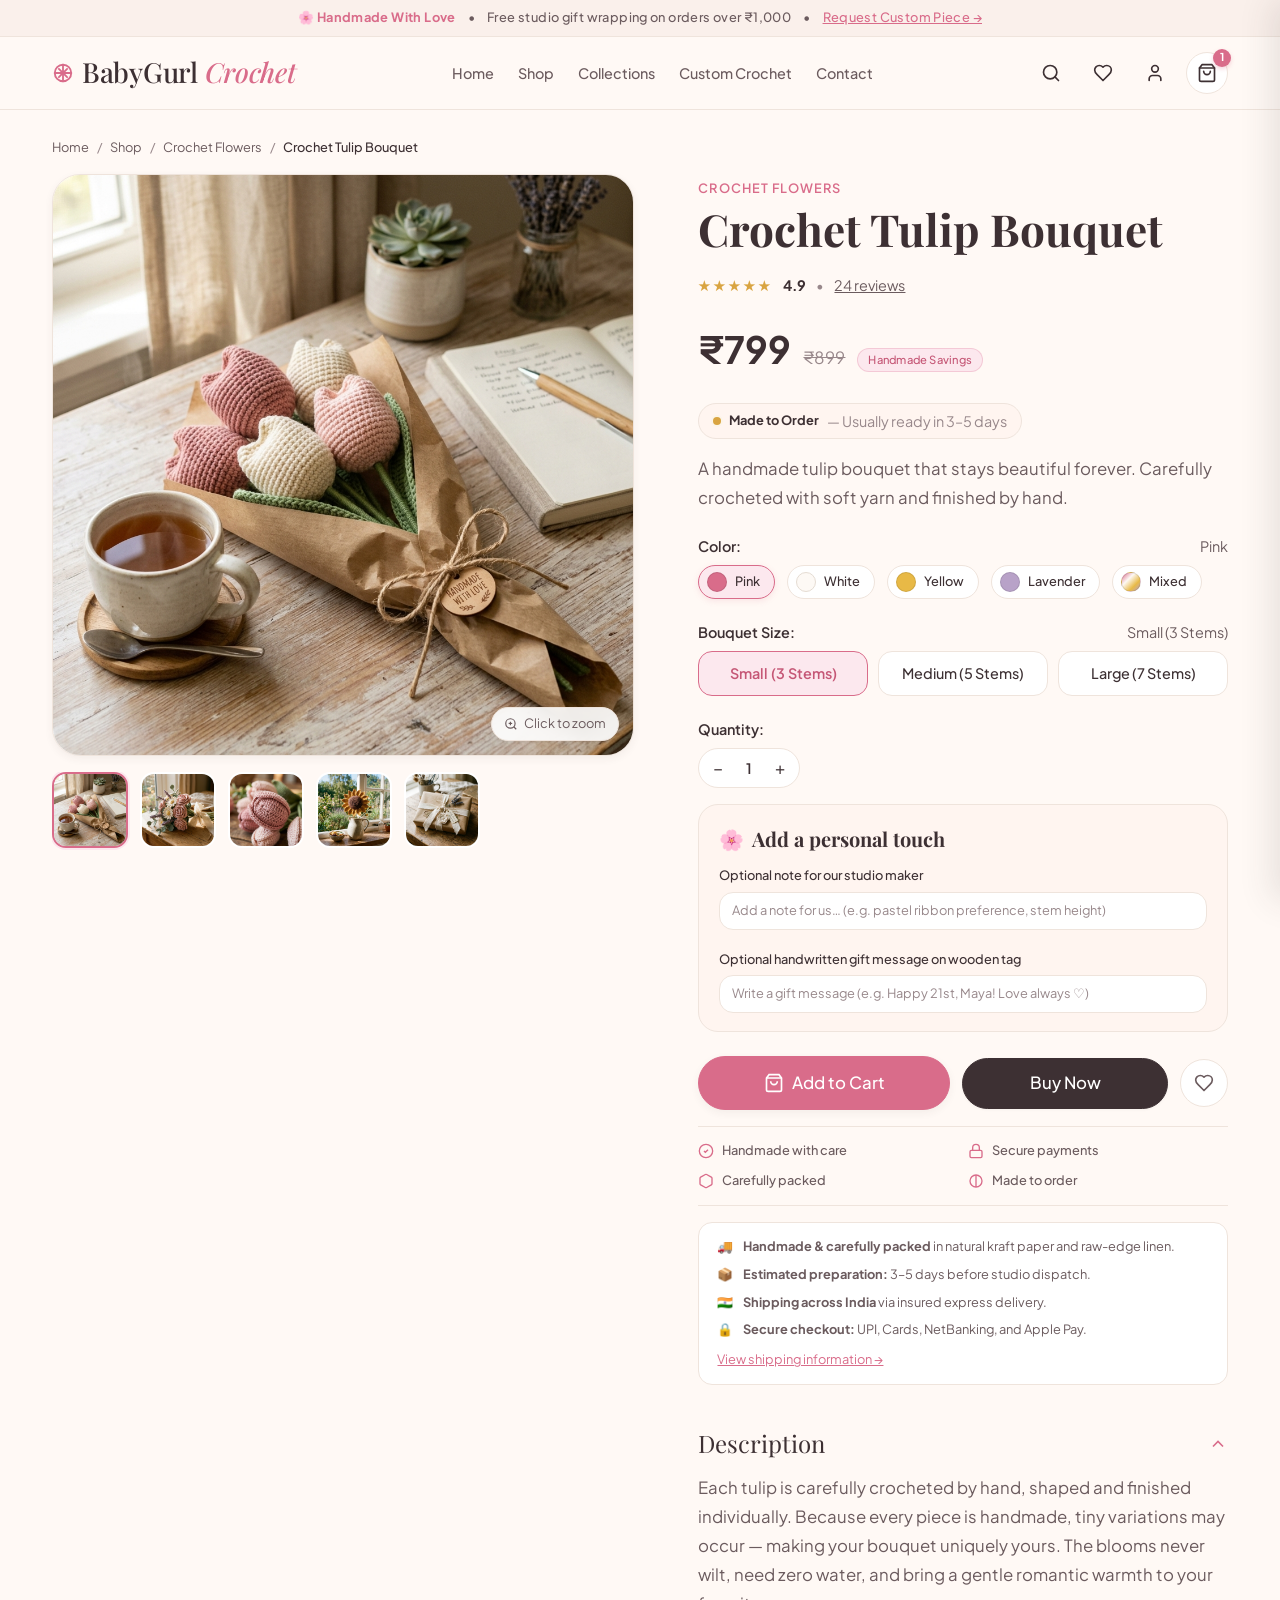
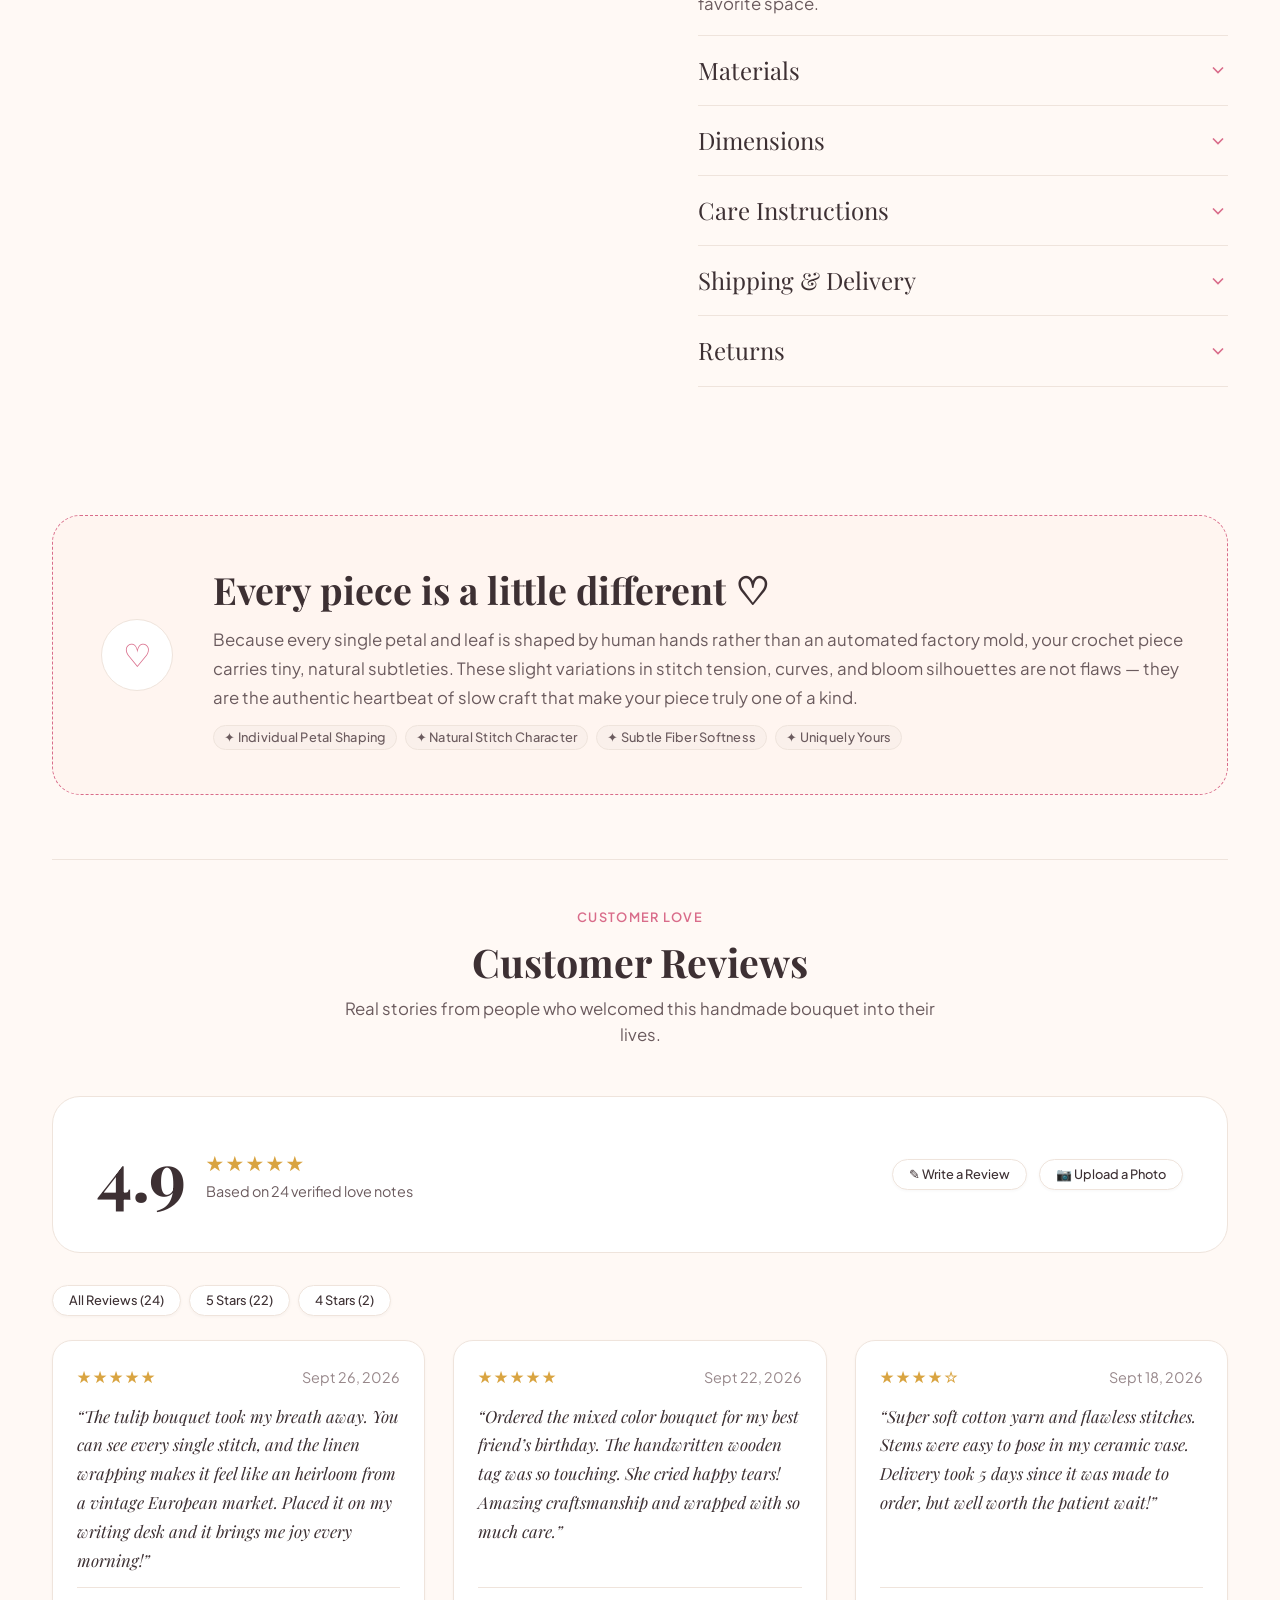
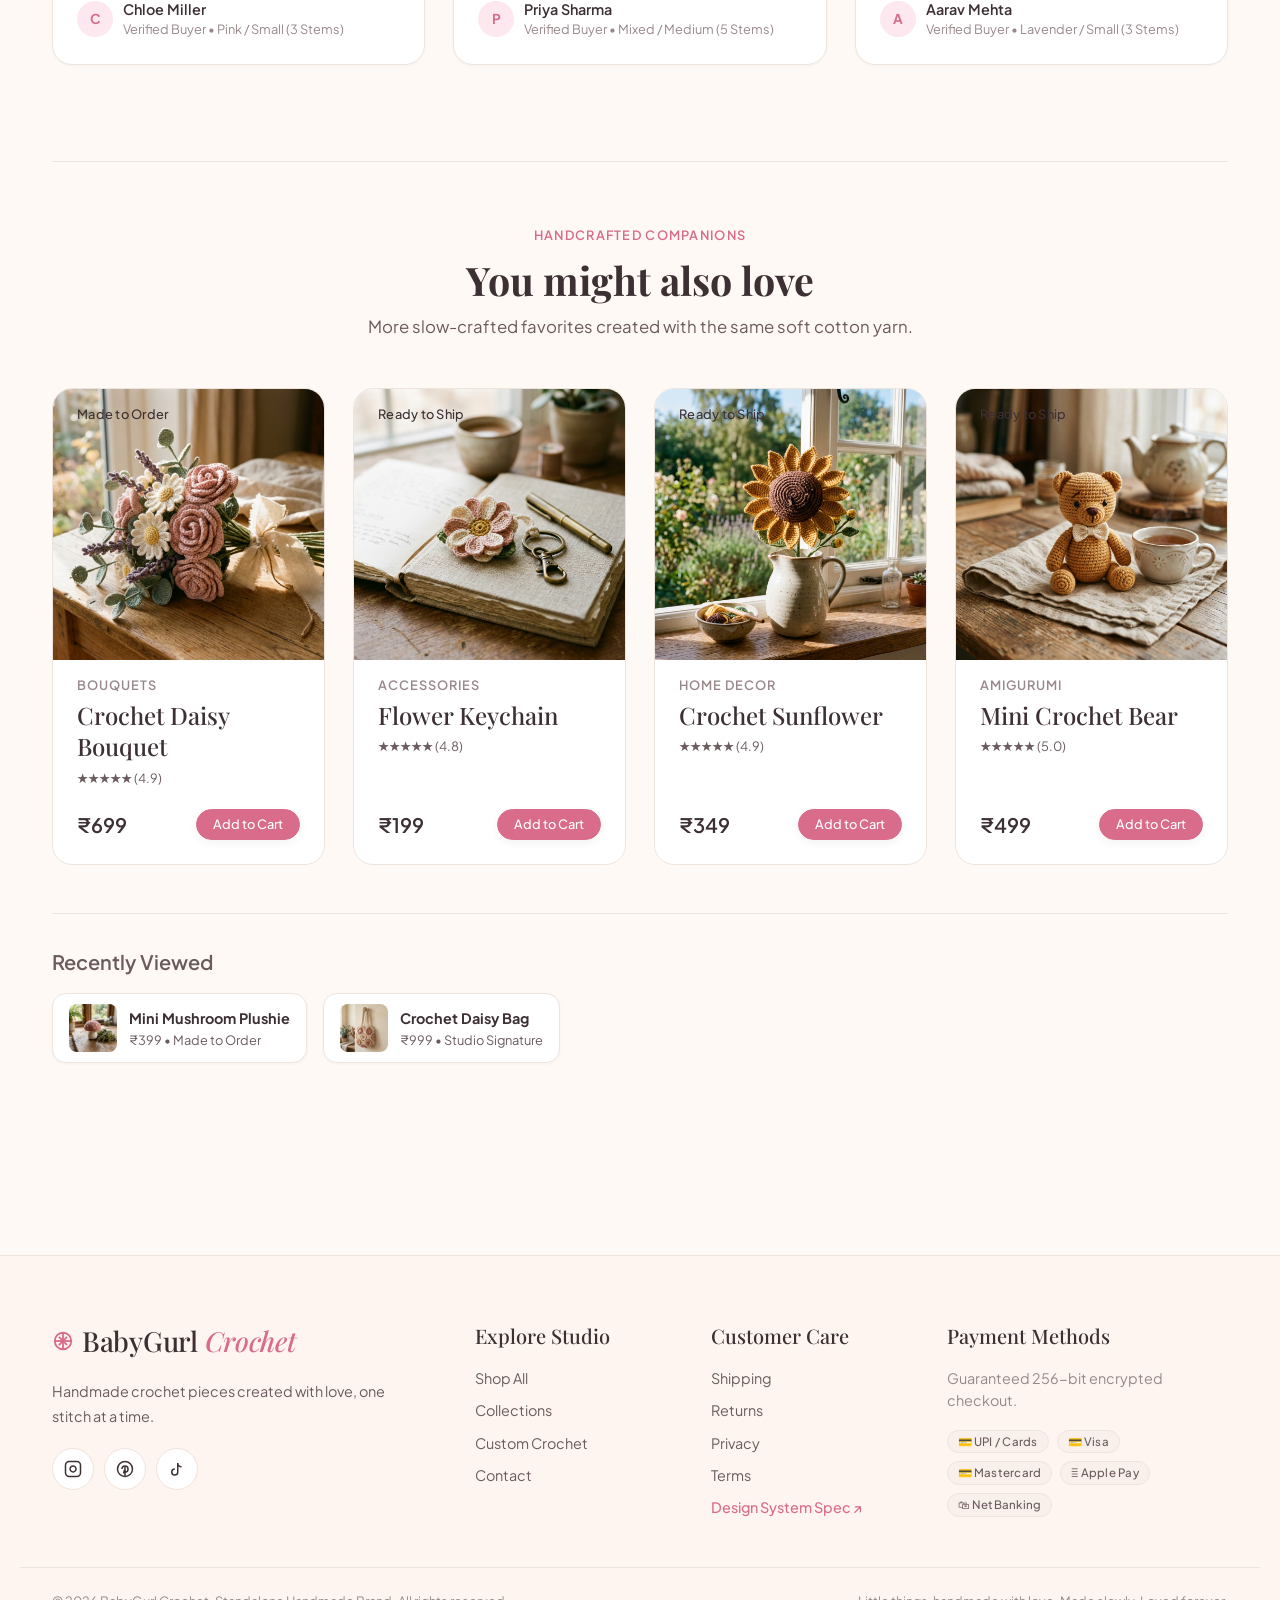
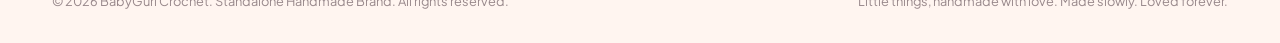
<file: product-details.html>
<!DOCTYPE html>
<html lang="en">
<head>
  <meta charset="UTF-8">
  <meta name="viewport" content="width=device-width, initial-scale=1.0">
  <title>Crochet Tulip Bouquet | BabyGurl Crochet</title>
  <meta name="description" content="A handmade tulip bouquet that stays beautiful forever. Carefully crocheted with soft combed cotton yarn and finished by hand. Free studio gift wrap across India.">
  <meta name="theme-color" content="#FFF9F5">

  <link rel="icon" type="image/svg+xml" href="data:image/svg+xml,<svg xmlns='http://www.w3.org/2000/svg' viewBox='0 0 100 100'><text y='.9em' font-size='90'>🌸</text></svg>">

  <!-- Core Design System & PDP Stylesheets -->
  <link rel="stylesheet" href="css/tokens.css">
  <link rel="stylesheet" href="css/components.css">
  <link rel="stylesheet" href="css/store.css">
  <link rel="stylesheet" href="css/pdp.css">
</head>
<body>

  <!-- Top Announcement Bar -->
  <div class="announcement-bar" id="announcement-bar">
    <span>🌸 <strong>Handmade With Love</strong></span>
    <span>•</span>
    <span>Free studio gift wrapping on orders over ₹1,000</span>
    <span>•</span>
    <a href="custom-crochet.html" style="text-decoration: underline; color: var(--color-primary);">Request Custom Piece →</a>
  </div>

  <!-- Header (Clean, Minimal, Premium) -->
  <header class="site-header" id="site-header">
    <div class="container header-inner">
      <!-- Left: BabyGurl Crochet Logo -->
      <a href="index.html" class="brand-wordmark" id="brand-logo" aria-label="BabyGurl Crochet Home">
        <svg class="stitch-icon" viewBox="0 0 24 24" fill="none" stroke="currentColor" stroke-width="2" stroke-linecap="round" stroke-linejoin="round" aria-hidden="true">
          <circle cx="12" cy="12" r="9"/>
          <path d="M12 3v18"/>
          <path d="M3 12h18"/>
          <path d="m7.5 7.5 9 9"/>
          <path d="m16.5 7.5-9 9"/>
        </svg>
        <span>BabyGurl <span class="logo-accent">Crochet</span></span>
      </a>

      <!-- Center: Navigation -->
      <nav class="nav-desktop" aria-label="Main Navigation">
        <a href="index.html" class="nav-link" id="nav-home">Home</a>
        <a href="shop.html" class="nav-link" id="nav-shop">Shop</a>
        <a href="collections.html" class="nav-link" id="nav-collections">Collections</a>
        <a href="custom-crochet.html" class="nav-link" id="nav-custom-crochet">Custom Crochet</a>
        <a href="index.html#contact" class="nav-link" id="nav-contact">Contact</a>
      </nav>

      <!-- Right: Search, Wishlist, Account, Cart -->
      <div class="header-actions">
        <!-- Search Trigger -->
        <button type="button" class="btn-icon btn-icon-ghost" id="btn-header-search" onclick="document.getElementById('search-modal').showModal()" aria-label="Search Shop" title="Search">
          <svg width="20" height="20" viewBox="0 0 24 24" fill="none" stroke="currentColor" stroke-width="2" stroke-linecap="round" stroke-linejoin="round">
            <circle cx="11" cy="11" r="8"/><path d="m21 21-4.3-4.3"/>
          </svg>
        </button>

        <!-- Wishlist Trigger -->
        <a href="index.html#wishlist" class="btn-icon btn-icon-ghost" id="btn-header-wishlist" aria-label="Wishlist" title="Wishlist">
          <svg width="20" height="20" viewBox="0 0 24 24" fill="none" stroke="currentColor" stroke-width="2" stroke-linecap="round" stroke-linejoin="round">
            <path d="M19 14c1.49-1.46 3-3.21 3-5.5A5.5 5.5 0 0 0 16.5 3c-1.76 0-3 .5-4.5 2-1.5-1.5-2.74-2-4.5-2A5.5 5.5 0 0 0 2 8.5c0 2.3 1.5 4.05 3 5.5l7 7Z"/>
          </svg>
        </a>

        <!-- Account -->
        <a href="account.html" class="btn-icon btn-icon-ghost" id="btn-header-account" aria-label="Account" title="Account">
          <svg width="20" height="20" viewBox="0 0 24 24" fill="none" stroke="currentColor" stroke-width="2" stroke-linecap="round" stroke-linejoin="round">
            <path d="M19 21v-2a4 4 0 0 0-4-4H9a4 4 0 0 0-4 4v2"/><circle cx="12" cy="7" r="4"/>
          </svg>
        </a>

        <!-- Cart Trigger -->
        <button type="button" class="btn-icon cart-btn-indicator" id="btn-header-cart" onclick="openCartDrawer()" aria-label="Open Shopping Basket" title="Cart">
          <svg width="20" height="20" viewBox="0 0 24 24" fill="none" stroke="currentColor" stroke-width="2" stroke-linecap="round" stroke-linejoin="round">
            <path d="M6 2 3 6v14a2 2 0 0 0 2 2h14a2 2 0 0 0 2-2V6l-3-4Z"/><path d="M3 6h18"/><path d="M16 10a4 4 0 0 1-8 0"/>
          </svg>
          <span class="cart-badge-count" id="header-cart-badge">1</span>
        </button>
      </div>
    </div>
  </header>

  <!-- =========================================================================
       PRODUCT DETAILS AREA
       ========================================================================= -->
  <main id="pdp-main-content">
    <div class="container">

      <!-- Breadcrumbs -->
      <nav class="pdp-breadcrumb" aria-label="Breadcrumb">
        <a href="index.html">Home</a>
        <span>/</span>
        <a href="shop.html">Shop</a>
        <span>/</span>
        <a href="shop.html?category=Flowers">Crochet Flowers</a>
        <span>/</span>
        <span style="color: var(--color-dark); font-weight: var(--weight-medium);">Crochet Tulip Bouquet</span>
      </nav>

      <!-- Two-Column Product Area -->
      <div class="pdp-main-grid">

        <!-- LEFT SIDE: Gallery -->
        <div class="pdp-gallery-col">
          <!-- Main Product Image Frame (with Zoom & Touch Swipe) -->
          <div class="pdp-main-image-frame" id="pdp-main-gallery-frame" title="Click to zoom / swipe to browse">
            <img id="pdp-active-img" src="assets/images/tulips.jpg" alt="Crochet Tulip Bouquet - Hand-wrapped front view" loading="eager" fetchpriority="high">
            <div class="pdp-zoom-badge">
              <svg width="14" height="14" viewBox="0 0 24 24" fill="none" stroke="currentColor" stroke-width="2"><circle cx="11" cy="11" r="8"/><path d="m21 21-4.3-4.3"/><path d="M11 8v6"/><path d="M8 11h6"/></svg>
              <span>Click to zoom</span>
            </div>
          </div>

          <!-- Thumbnails Strip (5 views) -->
          <div class="pdp-thumbs-row" role="tablist" aria-label="Product views">
            <!-- 1. Front View -->
            <button type="button" class="pdp-thumb-btn active" role="tab" aria-label="Front View">
              <img src="assets/images/tulips.jpg" alt="Front view">
            </button>
            <!-- 2. Bouquet Arrangement -->
            <button type="button" class="pdp-thumb-btn" role="tab" aria-label="Floral arrangement view">
              <img src="assets/images/bouquet.jpg" alt="Arrangement view">
            </button>
            <!-- 3. Yarn Texture Macro Close-up -->
            <button type="button" class="pdp-thumb-btn" role="tab" aria-label="Yarn texture macro close-up">
              <img src="assets/images/tulips_texture.jpg" alt="Close-up yarn texture">
            </button>
            <!-- 4. Lifestyle Photograph -->
            <button type="button" class="pdp-thumb-btn" role="tab" aria-label="Lifestyle photograph">
              <img src="assets/images/sunflower.jpg" alt="Lifestyle photograph">
            </button>
            <!-- 5. Packaging Photograph -->
            <button type="button" class="pdp-thumb-btn" role="tab" aria-label="Packaging photograph">
              <img src="assets/images/giftbox.jpg" alt="Packaging photograph">
            </button>
          </div>
        </div>

        <!-- RIGHT SIDE: Product Details & Purchase Form -->
        <div class="pdp-info-col">
          <!-- Category & Title -->
          <div>
            <span class="pdp-cat-eyebrow">Crochet Flowers</span>
            <h1 class="pdp-product-title">Crochet Tulip Bouquet</h1>
          </div>

          <!-- Rating & Reviews Link -->
          <div class="pdp-rating-row">
            <span class="pdp-stars">★★★★★</span>
            <strong style="color: var(--color-dark);">4.9</strong>
            <span style="color: var(--color-dark-subtle);">•</span>
            <a href="#reviews-section" class="pdp-reviews-link">24 reviews</a>
          </div>

          <!-- Price Row -->
          <div class="pdp-price-row">
            <span class="pdp-price-current" id="pdp-price-val">₹799</span>
            <span class="pdp-price-original">₹899</span>
            <span class="badge badge-rose" style="font-size: 0.7rem;">Handmade Savings</span>
          </div>

          <!-- Availability Indicator (Subtle) -->
          <div class="pdp-availability-badge">
            <span class="availability-dot"></span>
            <strong>Made to Order</strong>
            <span class="text-subtle">— Usually ready in 3–5 days</span>
          </div>

          <!-- Short Description -->
          <p class="pdp-short-desc">
            A handmade tulip bouquet that stays beautiful forever. Carefully crocheted with soft yarn and finished by hand.
          </p>

          <!-- Variants: Color Selector -->
          <div class="pdp-variant-group">
            <div class="pdp-variant-label">
              <span>Color:</span>
              <span class="pdp-variant-selected-val" id="selected-color-label">Pink</span>
            </div>
            <div class="pdp-swatches-list">
              <!-- Pink -->
              <div class="pdp-swatch-item active" data-color="Pink" role="radio" aria-checked="true" tabindex="0">
                <span class="pdp-swatch-circle" style="background-color: #D96C8A;"></span>
                <span class="pdp-swatch-text">Pink</span>
              </div>
              <!-- White -->
              <div class="pdp-swatch-item" data-color="White" role="radio" aria-checked="false" tabindex="0">
                <span class="pdp-swatch-circle" style="background-color: #FDF9F5; border: 1px solid #E5DCD3;"></span>
                <span class="pdp-swatch-text">White</span>
              </div>
              <!-- Yellow -->
              <div class="pdp-swatch-item" data-color="Yellow" role="radio" aria-checked="false" tabindex="0">
                <span class="pdp-swatch-circle" style="background-color: #E8B946;"></span>
                <span class="pdp-swatch-text">Yellow</span>
              </div>
              <!-- Lavender -->
              <div class="pdp-swatch-item" data-color="Lavender" role="radio" aria-checked="false" tabindex="0">
                <span class="pdp-swatch-circle" style="background-color: #B8A2C8;"></span>
                <span class="pdp-swatch-text">Lavender</span>
              </div>
              <!-- Mixed -->
              <div class="pdp-swatch-item" data-color="Mixed" role="radio" aria-checked="false" tabindex="0">
                <span class="pdp-swatch-circle" style="background: linear-gradient(135deg, #D96C8A 0%, #FDF9F5 35%, #E8B946 70%, #B8A2C8 100%);"></span>
                <span class="pdp-swatch-text">Mixed</span>
              </div>
            </div>
          </div>

          <!-- Variants: Size Selector -->
          <div class="pdp-variant-group">
            <div class="pdp-variant-label">
              <span>Bouquet Size:</span>
              <span class="pdp-variant-selected-val" id="selected-size-label">Small (3 Stems)</span>
            </div>
            <div class="pdp-size-list">
              <button type="button" class="pdp-size-btn active" data-size="Small">Small (3 Stems)</button>
              <button type="button" class="pdp-size-btn" data-size="Medium">Medium (5 Stems)</button>
              <button type="button" class="pdp-size-btn" data-size="Large">Large (7 Stems)</button>
            </div>
          </div>

          <!-- Quantity Stepper -->
          <div class="pdp-variant-group">
            <span class="pdp-variant-label">Quantity:</span>
            <div class="qty-stepper" style="width: fit-content;">
              <button type="button" class="qty-btn" onclick="adjustPdpQty(-1)" aria-label="Decrease quantity">−</button>
              <span class="qty-value" id="pdp-qty-val">1</span>
              <button type="button" class="qty-btn" onclick="adjustPdpQty(1)" aria-label="Increase quantity">+</button>
            </div>
          </div>

          <!-- Customization / Personal Touch -->
          <div class="pdp-customization-box">
            <h3 class="pdp-customization-title">
              <span>🌸</span>
              <span>Add a personal touch</span>
            </h3>
            <div class="form-group" style="margin-bottom: 8px;">
              <label class="form-label" for="pdp-order-note" style="font-size: var(--text-xs);">Optional note for our studio maker</label>
              <input type="text" id="pdp-order-note" class="form-input" placeholder="Add a note for us… (e.g. pastel ribbon preference, stem height)" style="font-size: var(--text-xs); padding: 8px 12px;">
            </div>
            <div class="form-group" style="margin-bottom: 0;">
              <label class="form-label" for="pdp-gift-msg" style="font-size: var(--text-xs);">Optional handwritten gift message on wooden tag</label>
              <input type="text" id="pdp-gift-msg" class="form-input" placeholder="Write a gift message (e.g. Happy 21st, Maya! Love always ♡)" style="font-size: var(--text-xs); padding: 8px 12px;">
            </div>
          </div>

          <!-- Purchase Actions (Add to Cart dominant, Buy Now, Wishlist) -->
          <div class="pdp-actions-row">
            <!-- Add to Cart (Visually Dominant) -->
            <button type="button" class="btn btn-primary btn-lg pdp-btn-add" onclick="handleAddToCart()">
              <svg width="20" height="20" viewBox="0 0 24 24" fill="none" stroke="currentColor" stroke-width="2"><path d="M6 2 3 6v14a2 2 0 0 0 2 2h14a2 2 0 0 0 2-2V6l-3-4Z"/><path d="M3 6h18"/><path d="M16 10a4 4 0 0 1-8 0"/></svg>
              <span>Add to Cart</span>
            </button>

            <!-- Buy Now -->
            <button type="button" class="btn btn-secondary btn-lg pdp-btn-buynow" onclick="handleBuyNow()">
              Buy Now
            </button>

            <!-- Wishlist Heart Button -->
            <button type="button" class="pdp-btn-wishlist" id="pdp-wishlist-btn" onclick="togglePdpWishlist()" aria-label="Add to Wishlist" title="Add to Wishlist">
              <svg id="pdp-wishlist-icon" width="20" height="20" viewBox="0 0 24 24" fill="none" stroke="currentColor" stroke-width="2" stroke-linecap="round" stroke-linejoin="round">
                <path d="M19 14c1.49-1.46 3-3.21 3-5.5A5.5 5.5 0 0 0 16.5 3c-1.76 0-3 .5-4.5 2-1.5-1.5-2.74-2-4.5-2A5.5 5.5 0 0 0 2 8.5c0 2.3 1.5 4.05 3 5.5l7 7Z"/>
              </svg>
            </button>
          </div>

          <!-- Subtle Trust Reassurance Grid -->
          <div class="pdp-trust-grid">
            <div class="pdp-trust-item">
              <svg width="16" height="16" viewBox="0 0 24 24" fill="none" stroke="currentColor" stroke-width="2"><circle cx="12" cy="12" r="10"/><path d="m9 12 2 2 4-4"/></svg>
              <span>Handmade with care</span>
            </div>
            <div class="pdp-trust-item">
              <svg width="16" height="16" viewBox="0 0 24 24" fill="none" stroke="currentColor" stroke-width="2"><rect width="18" height="11" x="3" y="11" rx="2" ry="2"/><path d="M7 11V7a5 5 0 0 1 10 0v4"/></svg>
              <span>Secure payments</span>
            </div>
            <div class="pdp-trust-item">
              <svg width="16" height="16" viewBox="0 0 24 24" fill="none" stroke="currentColor" stroke-width="2"><path d="M21 16V8a2 2 0 0 0-1-1.73l-7-4a2 2 0 0 0-2 0l-7 4A2 2 0 0 0 3 8v8a2 2 0 0 0 1 1.73l7 4a2 2 0 0 0 2 0l7-4A2 2 0 0 0 21 16z"/></svg>
              <span>Carefully packed</span>
            </div>
            <div class="pdp-trust-item">
              <svg width="16" height="16" viewBox="0 0 24 24" fill="none" stroke="currentColor" stroke-width="2"><circle cx="12" cy="12" r="9"/><path d="M12 3v18"/></svg>
              <span>Made to order</span>
            </div>
          </div>

          <!-- Shipping Information (Compact) -->
          <div class="pdp-shipping-box">
            <div class="pdp-shipping-row">
              <span>🚚</span>
              <span><strong>Handmade & carefully packed</strong> in natural kraft paper and raw-edge linen.</span>
            </div>
            <div class="pdp-shipping-row">
              <span>📦</span>
              <span><strong>Estimated preparation:</strong> 3–5 days before studio dispatch.</span>
            </div>
            <div class="pdp-shipping-row">
              <span>🇮🇳</span>
              <span><strong>Shipping across India</strong> via insured express delivery.</span>
            </div>
            <div class="pdp-shipping-row">
              <span>🔒</span>
              <span><strong>Secure checkout:</strong> UPI, Cards, NetBanking, and Apple Pay.</span>
            </div>
            <a href="#shipping-accordion" class="pdp-shipping-link" onclick="document.getElementById('accordion-shipping').open = true;">View shipping information →</a>
          </div>

          <!-- Expandable Sections (Accordions) -->
          <div class="pdp-accordions-group">
            <!-- 1. Description -->
            <details class="accordion-item" open>
              <summary>
                <span>Description</span>
                <svg class="accordion-icon" viewBox="0 0 24 24" fill="none" stroke="currentColor" stroke-width="2"><path d="m6 9 6 6 6-6"/></svg>
              </summary>
              <div class="accordion-content">
                Each tulip is carefully crocheted by hand, shaped and finished individually. Because every piece is handmade, tiny variations may occur — making your bouquet uniquely yours. The blooms never wilt, need zero water, and bring a gentle romantic warmth to your favorite space.
              </div>
            </details>

            <!-- 2. Materials -->
            <details class="accordion-item">
              <summary>
                <span>Materials</span>
                <svg class="accordion-icon" viewBox="0 0 24 24" fill="none" stroke="currentColor" stroke-width="2"><path d="m6 9 6 6 6-6"/></svg>
              </summary>
              <div class="accordion-content">
                • 100% premium combed milk cotton yarn for silky touch and vibrant pastel dye.<br>
                • Flexible internal botanical craft wire for natural posability and shaping.<br>
                • Hypoallergenic organic fiberfill for plump, soft petals.<br>
                • Hand-finished raw linen ribbon and rustic jute twine.
              </div>
            </details>

            <!-- 3. Dimensions -->
            <details class="accordion-item">
              <summary>
                <span>Dimensions</span>
                <svg class="accordion-icon" viewBox="0 0 24 24" fill="none" stroke="currentColor" stroke-width="2"><path d="m6 9 6 6 6-6"/></svg>
              </summary>
              <div class="accordion-content">
                • Total stem length: ~28 cm (11 inches)<br>
                • Individual bloom width: ~5.5 cm (2.2 inches)<br>
                • Bouquet diameter (Small 3-stem): ~16 cm<br>
                • Fits comfortably in standard bud vases (6–8 inch height recommended).
              </div>
            </details>

            <!-- 4. Care Instructions -->
            <details class="accordion-item">
              <summary>
                <span>Care Instructions</span>
                <svg class="accordion-icon" viewBox="0 0 24 24" fill="none" stroke="currentColor" stroke-width="2"><path d="m6 9 6 6 6-6"/></svg>
              </summary>
              <div class="accordion-content">
                • Keep dry. Do not immerse in water.<br>
                • Avoid rough handling or twisting stems forcefully.<br>
                • Gently remove dust with a soft makeup brush or hairdryer on cool, low setting.<br>
                • Store away from prolonged direct harsh sunlight to preserve gentle pastel yarn dyes.
              </div>
            </details>

            <!-- 5. Shipping & Delivery -->
            <details class="accordion-item" id="accordion-shipping">
              <summary>
                <span>Shipping & Delivery</span>
                <svg class="accordion-icon" viewBox="0 0 24 24" fill="none" stroke="currentColor" stroke-width="2"><path d="m6 9 6 6 6-6"/></svg>
              </summary>
              <div class="accordion-content">
                Every bouquet is made fresh in our studio. Please allow 3–5 business days for hand-stitching and gift boxing. Once dispatched, standard delivery across India takes 3–5 business days. Real-time courier tracking is provided via email and SMS.
              </div>
            </details>

            <!-- 6. Returns -->
            <details class="accordion-item">
              <summary>
                <span>Returns</span>
                <svg class="accordion-icon" viewBox="0 0 24 24" fill="none" stroke="currentColor" stroke-width="2"><path d="m6 9 6 6 6-6"/></svg>
              </summary>
              <div class="accordion-content">
                We take immense pride in our craftsmanship. If your piece arrives damaged or defective, please contact our studio within 7 days of delivery for a replacement or full refund. Custom personalized items with bespoke engraving cannot be returned unless transit-damaged.
              </div>
            </details>
          </div>
        </div>

      </div>

      <!-- =====================================================================
           HANDMADE NOTICE SECTION: “Every piece is a little different ♡”
           ===================================================================== -->
      <section class="handmade-charm-section" aria-labelledby="handmade-charm-heading">
        <div class="handmade-charm-icon">♡</div>
        <div class="handmade-charm-content">
          <h3 id="handmade-charm-heading">Every piece is a little different ♡</h3>
          <p>
            Because every single petal and leaf is shaped by human hands rather than an automated factory mold, your crochet piece carries tiny, natural subtleties. These slight variations in stitch tension, curves, and bloom silhouettes are not flaws — they are the authentic heartbeat of slow craft that make your piece truly one of a kind.
          </p>
          <div class="handmade-variations-pills">
            <span class="badge badge-linen">✦ Individual Petal Shaping</span>
            <span class="badge badge-linen">✦ Natural Stitch Character</span>
            <span class="badge badge-linen">✦ Subtle Fiber Softness</span>
            <span class="badge badge-linen">✦ Uniquely Yours</span>
          </div>
        </div>
      </section>

      <!-- =====================================================================
           REVIEWS SECTION (Full Reviews Suite)
           ===================================================================== -->
      <section class="pdp-reviews-section" id="reviews-section" aria-labelledby="reviews-heading">
        <div class="section-header">
          <span class="section-tag">Customer Love</span>
          <h2 class="section-title" id="reviews-heading">Customer Reviews</h2>
          <p class="section-desc">Real stories from people who welcomed this handmade bouquet into their lives.</p>
        </div>

        <!-- Rating Summary Card -->
        <div class="reviews-summary-card">
          <div style="display: flex; align-items: center; gap: 20px;">
            <div class="reviews-score-big">4.9</div>
            <div>
              <div style="color: var(--color-accent); font-size: 1.25rem; letter-spacing: 2px;">★★★★★</div>
              <div style="font-size: var(--text-sm); color: var(--color-dark-muted); margin-top: 2px;">Based on 24 verified love notes</div>
            </div>
          </div>

          <div style="display: flex; gap: 12px; align-items: center;">
            <button type="button" class="btn btn-secondary btn-sm" onclick="openWriteReviewModal()">
              <span>✎ Write a Review</span>
            </button>
            <button type="button" class="btn btn-secondary btn-sm" onclick="openWriteReviewModal()">
              <span>📷 Upload a Photo</span>
            </button>
          </div>
        </div>

        <!-- Filter Reviews by Rating -->
        <div class="reviews-filter-pills">
          <button type="button" class="btn btn-secondary btn-sm review-filter-btn active" data-rating="all">All Reviews (24)</button>
          <button type="button" class="btn btn-secondary btn-sm review-filter-btn" data-rating="5">5 Stars (22)</button>
          <button type="button" class="btn btn-secondary btn-sm review-filter-btn" data-rating="4">4 Stars (2)</button>
        </div>

        <!-- Customer Review Cards -->
        <div class="reviews-grid" style="grid-template-columns: repeat(auto-fit, minmax(320px, 1fr));">
          <!-- Review 1 -->
          <div class="review-card review-detail-card" data-stars="5">
            <div style="display: flex; justify-content: space-between; align-items: center;">
              <div class="review-stars">★★★★★</div>
              <span class="text-subtle">Sept 26, 2026</span>
            </div>
            <p class="review-text">
              “The tulip bouquet took my breath away. You can see every single stitch, and the linen wrapping makes it feel like an heirloom from a vintage European market. Placed it on my writing desk and it brings me joy every morning!”
            </p>
            <div class="review-author">
              <div class="review-avatar">C</div>
              <div>
                <div class="review-author-name">Chloe Miller</div>
                <div class="review-item-tag">Verified Buyer • Pink / Small (3 Stems)</div>
              </div>
            </div>
          </div>

          <!-- Review 2 -->
          <div class="review-card review-detail-card" data-stars="5">
            <div style="display: flex; justify-content: space-between; align-items: center;">
              <div class="review-stars">★★★★★</div>
              <span class="text-subtle">Sept 22, 2026</span>
            </div>
            <p class="review-text">
              “Ordered the mixed color bouquet for my best friend’s birthday. The handwritten wooden tag was so touching. She cried happy tears! Amazing craftsmanship and wrapped with so much care.”
            </p>
            <div class="review-author">
              <div class="review-avatar">P</div>
              <div>
                <div class="review-author-name">Priya Sharma</div>
                <div class="review-item-tag">Verified Buyer • Mixed / Medium (5 Stems)</div>
              </div>
            </div>
          </div>

          <!-- Review 3 -->
          <div class="review-card review-detail-card" data-stars="4">
            <div style="display: flex; justify-content: space-between; align-items: center;">
              <div class="review-stars">★★★★☆</div>
              <span class="text-subtle">Sept 18, 2026</span>
            </div>
            <p class="review-text">
              “Super soft cotton yarn and flawless stitches. Stems were easy to pose in my ceramic vase. Delivery took 5 days since it was made to order, but well worth the patient wait!”
            </p>
            <div class="review-author">
              <div class="review-avatar">A</div>
              <div>
                <div class="review-author-name">Aarav Mehta</div>
                <div class="review-item-tag">Verified Buyer • Lavender / Small (3 Stems)</div>
              </div>
            </div>
          </div>
        </div>
      </section>

      <!-- =====================================================================
           RELATED PRODUCTS: “You might also love” (4 items)
           ===================================================================== -->
      <section style="padding: var(--space-3xl) 0 var(--space-2xl); border-top: 1px solid var(--border-card);" aria-labelledby="related-heading">
        <div class="section-header">
          <span class="section-tag">Handcrafted Companions</span>
          <h2 class="section-title" id="related-heading">You might also love</h2>
          <p class="section-desc">More slow-crafted favorites created with the same soft cotton yarn.</p>
        </div>

        <div class="product-grid" style="grid-template-columns: repeat(auto-fit, minmax(240px, 1fr));">
          <!-- 1. Crochet Daisy Bouquet -->
          <article class="product-card">
            <div class="product-card-media">
              <span class="badge badge-state-order product-card-badge">Made to Order</span>
              <img class="product-card-img" src="assets/images/bouquet.jpg" alt="Crochet Daisy Bouquet">
            </div>
            <div class="product-card-body">
              <div class="product-card-category">Bouquets</div>
              <h3 class="product-card-title"><a href="shop.html">Crochet Daisy Bouquet</a></h3>
              <div class="product-card-yarn-meta">★★★★★ (4.9)</div>
              <div class="product-card-footer">
                <div class="product-card-price">₹699</div>
                <button type="button" class="btn btn-primary btn-sm" onclick="showPdpToast('Added to your little basket ♡')">Add to Cart</button>
              </div>
            </div>
          </article>

          <!-- 2. Flower Keychain -->
          <article class="product-card">
            <div class="product-card-media">
              <span class="badge badge-state-ready product-card-badge">Ready to Ship</span>
              <img class="product-card-img" src="assets/images/keychain.jpg" alt="Flower Keychain">
            </div>
            <div class="product-card-body">
              <div class="product-card-category">Accessories</div>
              <h3 class="product-card-title"><a href="shop.html">Flower Keychain</a></h3>
              <div class="product-card-yarn-meta">★★★★★ (4.8)</div>
              <div class="product-card-footer">
                <div class="product-card-price">₹199</div>
                <button type="button" class="btn btn-primary btn-sm" onclick="showPdpToast('Added to your little basket ♡')">Add to Cart</button>
              </div>
            </div>
          </article>

          <!-- 3. Crochet Sunflower -->
          <article class="product-card">
            <div class="product-card-media">
              <span class="badge badge-state-ready product-card-badge">Ready to Ship</span>
              <img class="product-card-img" src="assets/images/sunflower.jpg" alt="Crochet Sunflower">
            </div>
            <div class="product-card-body">
              <div class="product-card-category">Home Decor</div>
              <h3 class="product-card-title"><a href="shop.html">Crochet Sunflower</a></h3>
              <div class="product-card-yarn-meta">★★★★★ (4.9)</div>
              <div class="product-card-footer">
                <div class="product-card-price">₹349</div>
                <button type="button" class="btn btn-primary btn-sm" onclick="showPdpToast('Added to your little basket ♡')">Add to Cart</button>
              </div>
            </div>
          </article>

          <!-- 4. Mini Crochet Bear -->
          <article class="product-card">
            <div class="product-card-media">
              <span class="badge badge-state-ready product-card-badge">Ready to Ship</span>
              <img class="product-card-img" src="assets/images/bear.jpg" alt="Mini Crochet Bear">
            </div>
            <div class="product-card-body">
              <div class="product-card-category">Amigurumi</div>
              <h3 class="product-card-title"><a href="shop.html">Mini Crochet Bear</a></h3>
              <div class="product-card-yarn-meta">★★★★★ (5.0)</div>
              <div class="product-card-footer">
                <div class="product-card-price">₹499</div>
                <button type="button" class="btn btn-primary btn-sm" onclick="showPdpToast('Added to your little basket ♡')">Add to Cart</button>
              </div>
            </div>
          </article>
        </div>
      </section>

      <!-- =====================================================================
           RECENTLY VIEWED SECTION
           ===================================================================== -->
      <section style="padding: var(--space-xl) 0 var(--space-4xl); border-top: 1px solid var(--border-card);" aria-labelledby="recent-heading">
        <h3 class="heading-4" id="recent-heading" style="margin-bottom: var(--space-md); color: var(--color-dark-muted);">Recently Viewed</h3>
        <div style="display: flex; gap: 16px; flex-wrap: wrap;">
          <!-- Item 1 -->
          <a href="shop.html" style="display: flex; align-items: center; gap: 12px; background: var(--bg-surface); border: 1px solid var(--border-card); border-radius: var(--radius-md); padding: 10px 16px; text-decoration: none; box-shadow: var(--shadow-xs);">
            <img src="assets/images/mushroom.jpg" alt="Mini Mushroom Plushie" style="width: 48px; height: 48px; border-radius: var(--radius-sm); object-fit: cover;">
            <div>
              <strong style="font-size: var(--text-sm); color: var(--color-dark);">Mini Mushroom Plushie</strong>
              <div style="font-size: var(--text-xs); color: var(--color-dark-muted);">₹399 • Made to Order</div>
            </div>
          </a>
          <!-- Item 2 -->
          <a href="shop.html" style="display: flex; align-items: center; gap: 12px; background: var(--bg-surface); border: 1px solid var(--border-card); border-radius: var(--radius-md); padding: 10px 16px; text-decoration: none; box-shadow: var(--shadow-xs);">
            <img src="assets/images/tote.jpg" alt="Crochet Daisy Bag" style="width: 48px; height: 48px; border-radius: var(--radius-sm); object-fit: cover;">
            <div>
              <strong style="font-size: var(--text-sm); color: var(--color-dark);">Crochet Daisy Bag</strong>
              <div style="font-size: var(--text-xs); color: var(--color-dark-muted);">₹999 • Studio Signature</div>
            </div>
          </a>
        </div>
      </section>

    </div>
  </main>

  <!-- =========================================================================
       MOBILE STICKY BOTTOM PURCHASE BAR
       ========================================================================= -->
  <div class="mobile-sticky-purchase-bar" aria-label="Quick purchase bar">
    <img src="assets/images/tulips.jpg" alt="Tulip bouquet thumb" class="mobile-sticky-thumb">
    <div class="mobile-sticky-info">
      <span class="mobile-sticky-title">Crochet Tulip Bouquet</span>
      <span class="mobile-sticky-price" id="sticky-price-val">₹799</span>
    </div>
    <button type="button" class="btn btn-primary btn-sm" onclick="handleAddToCart()" style="padding: 10px 18px;">
      Add to Cart
    </button>
  </div>

  <!-- =========================================================================
       WRITE REVIEW MODAL (<dialog>)
       ========================================================================= -->
  <dialog class="modal-card" id="write-review-modal" aria-labelledby="write-review-title">
    <div style="display: flex; justify-content: space-between; align-items: center; margin-bottom: 16px;">
      <h3 class="heading-3" id="write-review-title" style="margin: 0;">Share Your Love Note ♡</h3>
      <button type="button" class="btn-icon btn-icon-ghost" onclick="closeWriteReviewModal()">✕</button>
    </div>
    <form onsubmit="submitReviewForm(event)">
      <div class="form-group">
        <label class="form-label">Your Rating</label>
        <select class="form-select" required>
          <option value="5">★★★★★ (5/5) Pure Handmade Magic</option>
          <option value="4">★★★★☆ (4/5) Loved It</option>
          <option value="3">★★★☆☆ (3/5) Lovely</option>
        </select>
      </div>
      <div class="form-group">
        <label class="form-label">Your Name</label>
        <input type="text" class="form-input" placeholder="e.g. Maya J." required>
      </div>
      <div class="form-group">
        <label class="form-label">Your Review</label>
        <textarea class="form-textarea" placeholder="How did this handmade piece feel in your home?" required></textarea>
      </div>
      <div class="form-group">
        <label class="form-label">Upload a Cozy Photo (Optional)</label>
        <input type="file" accept="image/*" class="form-input" style="padding: 6px 12px; font-size: var(--text-xs);">
      </div>
      <button type="submit" class="btn btn-primary btn-lg" style="width: 100%; margin-top: 12px;">
        Post Love Note ♡
      </button>
    </form>
  </dialog>

  <!-- =========================================================================
       NATIVE CART DRAWER (<dialog>)
       ========================================================================= -->
  <dialog class="drawer" id="cart-drawer" aria-labelledby="drawer-cart-title">
    <div class="drawer-header">
      <div style="display: flex; align-items: center; gap: 8px;">
        <span style="font-size: 1.2rem;">🌸</span>
        <h3 class="heading-3" id="drawer-cart-title" style="margin: 0;">Your Basket</h3>
      </div>
      <button type="button" class="btn-icon btn-icon-ghost" onclick="closeCartDrawer()" aria-label="Close basket">✕</button>
    </div>

    <div class="drawer-body">
      <!-- Free Shipping Perk Meter -->
      <div class="perk-meter">
        <div class="perk-meter-text" id="shipping-meter-text">
          <span>Add ₹201 for Free Studio Gift Wrap</span>
          <span>80%</span>
        </div>
        <div class="perk-meter-bar">
          <div class="perk-meter-progress" id="shipping-meter-bar" style="width: 80%;"></div>
        </div>
      </div>

      <!-- Items List -->
      <div class="cart-items-list" id="cart-items-container">
        <!-- Injected by pdp.js -->
      </div>
    </div>

    <div class="drawer-footer">
      <div style="display: flex; justify-content: space-between; align-items: baseline; margin-bottom: 14px;">
        <span class="text-muted">Subtotal:</span>
        <span style="font-family: var(--font-editorial); font-size: var(--text-xl); font-weight: var(--weight-bold); color: var(--color-dark);" id="cart-subtotal-val">₹799</span>
      </div>
      <p class="text-subtle" style="margin-bottom: 14px; text-align: center;">Taxes & free studio packing included</p>
      <div style="display: flex; flex-direction: column; gap: 8px;">
        <a href="checkout.html" class="btn btn-primary btn-lg" style="width: 100%; text-align: center;">
          Checkout Now →
        </a>
        <a href="cart.html" class="btn btn-secondary btn-sm" style="width: 100%; text-align: center;">
          View Basket Details
        </a>
      </div>
    </div>
  </dialog>

  <!-- Search Modal -->
  <dialog class="modal-card" id="search-modal" aria-label="Search items">
    <div style="display: flex; justify-content: space-between; align-items: center; margin-bottom: 16px;">
      <h3 class="heading-3" style="margin: 0;">Search Handmade Pieces</h3>
      <button type="button" class="btn-icon btn-icon-ghost" onclick="document.getElementById('search-modal').close()">✕</button>
    </div>
    <div class="form-group">
      <input type="text" class="form-input" placeholder="Search tulips, bears, sunflowers, bags, keychains..." oninput="handlePdpSearch(this.value)">
    </div>
    <div id="pdp-search-results" style="display: flex; flex-direction: column; gap: 8px; max-height: 260px; overflow-y: auto;">
      <span class="text-subtle">Try: "tulip", "bear", "bag", "sunflower", "keychain"</span>
    </div>
  </dialog>

  <!-- Site Footer -->
  <footer class="site-footer">
    <div class="container footer-grid">
      <!-- Col 1: Logo & Short Description -->
      <div class="footer-brand-col">
        <a href="index.html" class="brand-wordmark">
          <svg class="stitch-icon" viewBox="0 0 24 24" fill="none" stroke="currentColor" stroke-width="2"><circle cx="12" cy="12" r="9"/><path d="M12 3v18"/><path d="M3 12h18"/><path d="m7.5 7.5 9 9"/><path d="m16.5 7.5-9 9"/></svg>
          <span>BabyGurl <span class="logo-accent">Crochet</span></span>
        </a>
        <p class="body-lead" style="font-size: var(--text-sm); max-width: 340px;">
          Handmade crochet pieces created with love, one stitch at a time.
        </p>
        <div style="display: flex; gap: 10px; margin-top: 4px;">
          <a href="https://instagram.com" target="_blank" rel="noopener" class="btn-icon" aria-label="Instagram">
            <svg width="18" height="18" viewBox="0 0 24 24" fill="none" stroke="currentColor" stroke-width="2"><rect width="20" height="20" x="2" y="2" rx="5" ry="5"/><path d="M16 11.37A4 4 0 1 1 12.63 8 4 4 0 0 1 16 11.37z"/><line x1="17.5" x2="17.51" y1="6.5" y2="6.5"/></svg>
          </a>
          <a href="https://pinterest.com" target="_blank" rel="noopener" class="btn-icon" aria-label="Pinterest">
            <svg width="18" height="18" viewBox="0 0 24 24" fill="none" stroke="currentColor" stroke-width="2"><line x1="12" y1="9" x2="12" y2="21"/><path d="M8 12a4 4 0 1 1 8 0c0 2.2-1.3 4-3 4s-1.5-.7-2-1.5L10 18"/><circle cx="12" cy="12" r="10"/></svg>
          </a>
          <a href="https://tiktok.com" target="_blank" rel="noopener" class="btn-icon" aria-label="TikTok">
            <svg width="18" height="18" viewBox="0 0 24 24" fill="none" stroke="currentColor" stroke-width="2"><path d="M9 12a4 4 0 1 0 4 4V4a5 5 0 0 0 5 5"/></svg>
          </a>
        </div>
      </div>

      <!-- Col 2: Navigation Links -->
      <div class="footer-nav-col">
        <h4 class="footer-col-title">Explore Studio</h4>
        <a href="shop.html" class="footer-link">Shop All</a>
        <a href="collections.html" class="footer-link">Collections</a>
        <a href="custom-crochet.html" class="footer-link">Custom Crochet</a>
        <a href="index.html#contact" class="footer-link">Contact</a>
      </div>

      <!-- Col 3: Customer Care & Policies -->
      <div class="footer-nav-col">
        <h4 class="footer-col-title">Customer Care</h4>
        <a href="#" class="footer-link" onclick="showPdpToast('Orders dispatched carefully in 3–5 business days 📦'); return false;">Shipping</a>
        <a href="#" class="footer-link" onclick="showPdpToast('30-day gentle studio returns & exchanges ♡'); return false;">Returns</a>
        <a href="#" class="footer-link" onclick="showPdpToast('Your privacy is 100% protected 🔒'); return false;">Privacy</a>
        <a href="#" class="footer-link" onclick="showPdpToast('BabyGurl Crochet studio terms of service'); return false;">Terms</a>
        <a href="design-system.html" class="footer-link" style="color: var(--color-primary); font-weight: 500;">Design System Spec ↗</a>
      </div>

      <!-- Col 4: Safe Checkout & Payment Methods -->
      <div class="footer-nav-col">
        <h4 class="footer-col-title">Payment Methods</h4>
        <p class="text-subtle" style="margin-bottom: 8px;">Guaranteed 256-bit encrypted checkout.</p>
        <div style="display: flex; gap: 8px; flex-wrap: wrap;">
          <span class="badge badge-linen" style="font-size: 0.72rem;">💳 UPI / Cards</span>
          <span class="badge badge-linen" style="font-size: 0.72rem;">💳 Visa</span>
          <span class="badge badge-linen" style="font-size: 0.72rem;">💳 Mastercard</span>
          <span class="badge badge-linen" style="font-size: 0.72rem;"> Apple Pay</span>
          <span class="badge badge-linen" style="font-size: 0.72rem;">🛍 NetBanking</span>
        </div>
      </div>
    </div>

    <div class="container footer-bottom">
      <div>© 2026 BabyGurl Crochet. Standalone Handmade Brand. All rights reserved.</div>
      <div>Little things, handmade with love. Made slowly. Loved forever.</div>
    </div>
  </footer>

  <!-- Toast Notification Container -->
  <div id="toast-container" class="toast-container"></div>

  <!-- PDP Interactive Engine -->
  <script src="js/pdp.js"></script>

  <script>
    function handlePdpSearch(query) {
      const res = document.getElementById('pdp-search-results');
      if (!res) return;
      if (!query.trim()) {
        res.innerHTML = '<span class="text-subtle">Try: "tulip", "bear", "bag", "sunflower", "keychain"</span>';
        return;
      }
      res.innerHTML = `
        <a href="shop.html" style="padding: 10px; background: var(--bg-surface-warm); border-radius: var(--radius-sm); font-size: var(--text-sm); display: block; color: var(--color-dark);">
          View all results for "<strong>${query}</strong>" in Shop →
        </a>
      `;
    }
  </script>
</body>
</html>
</file>
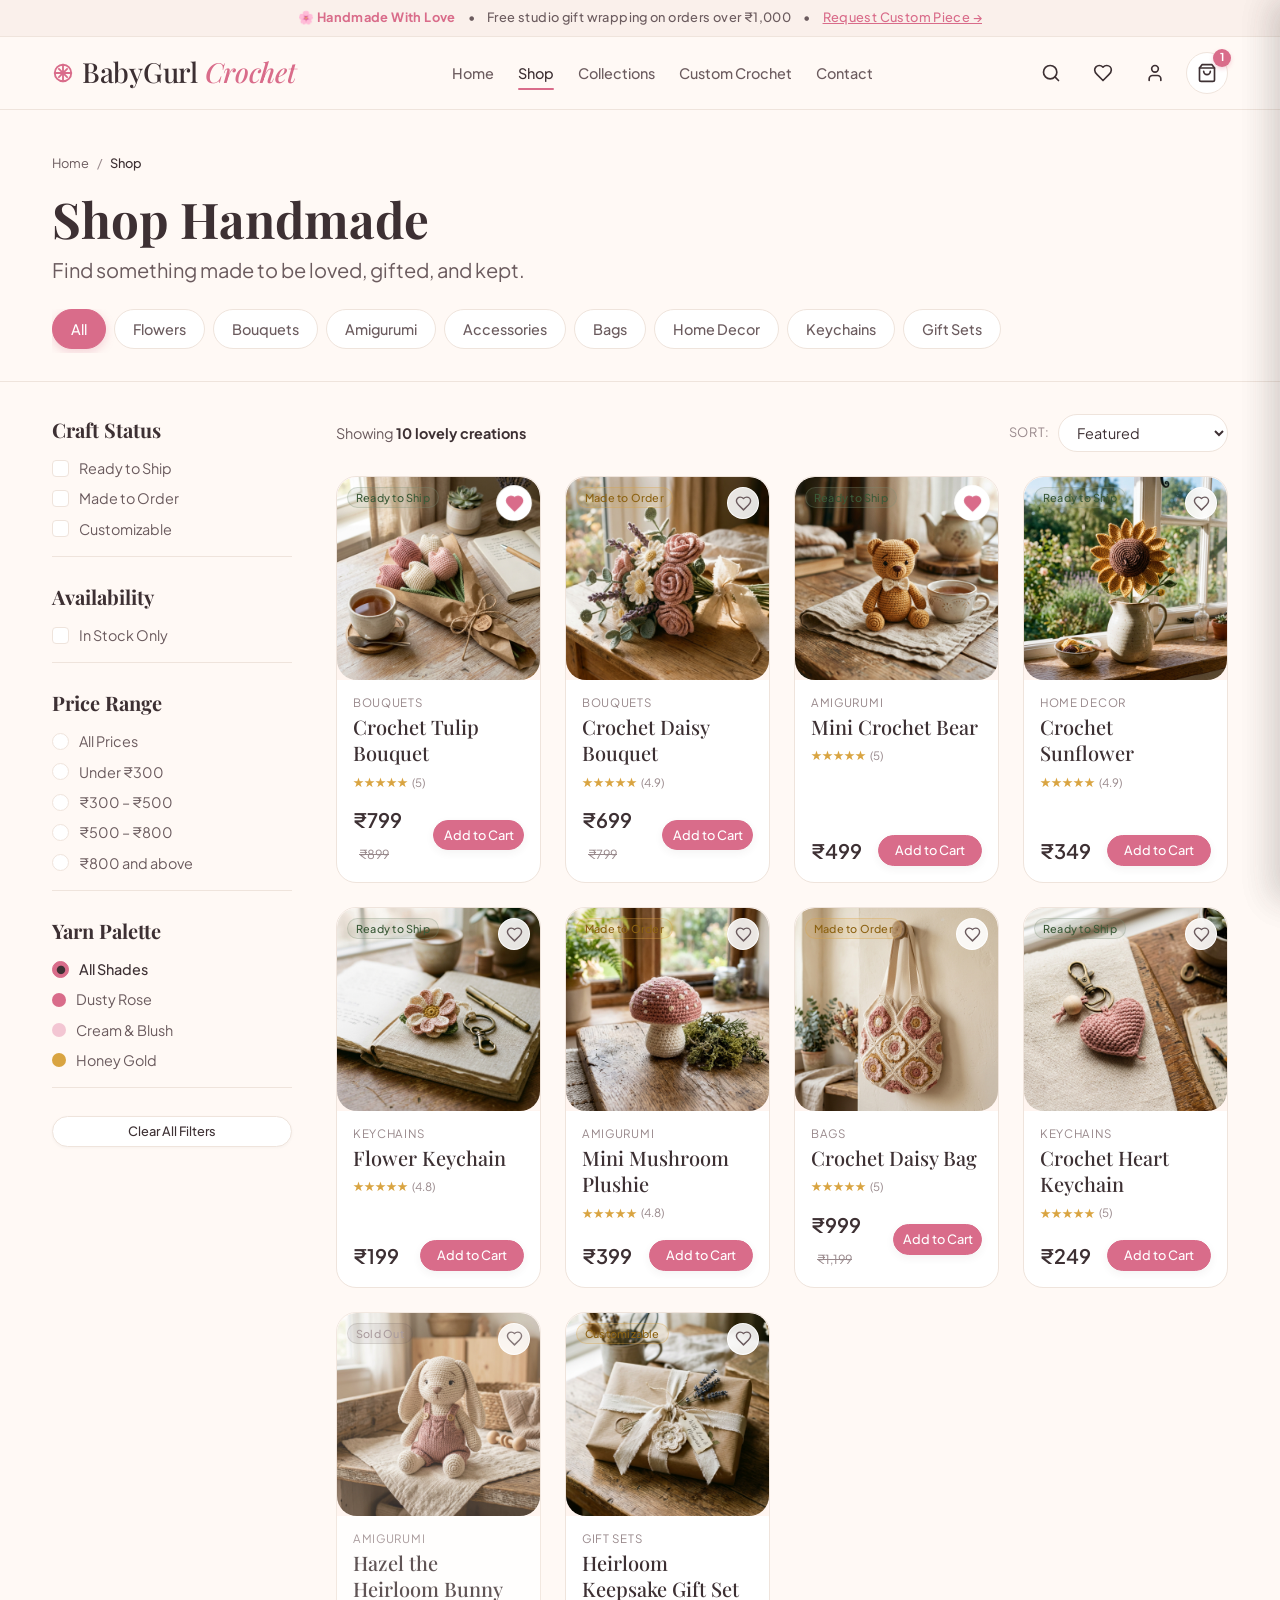
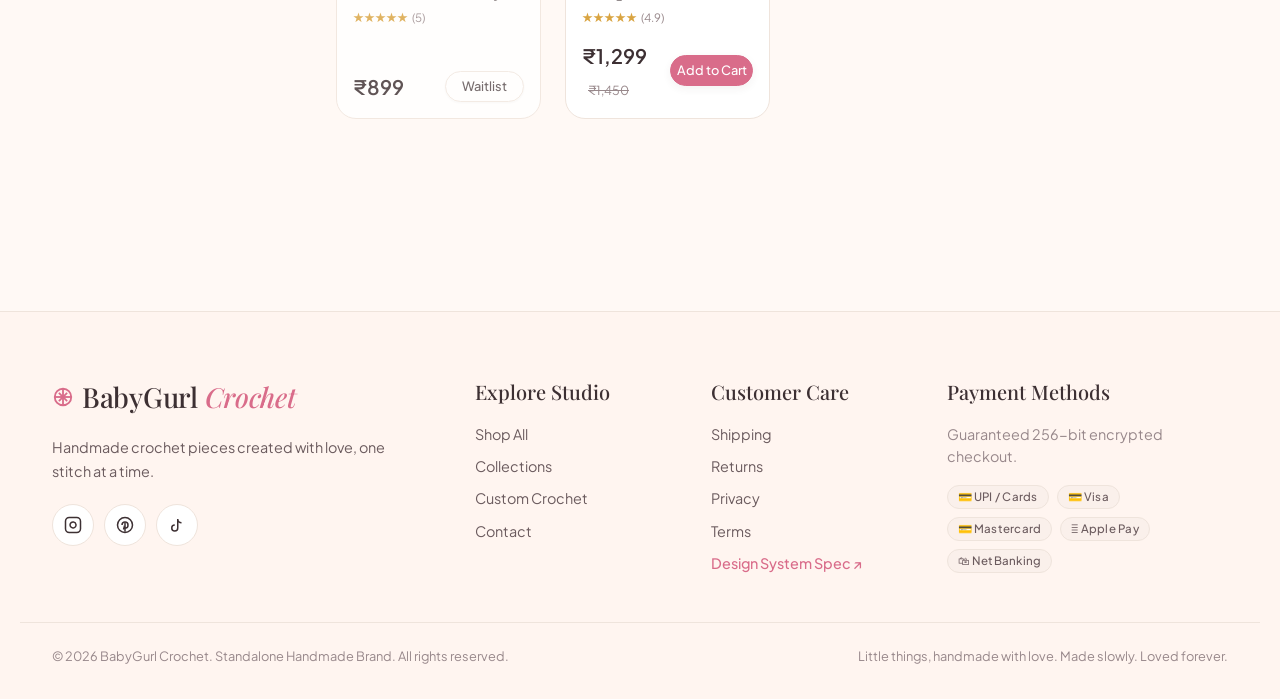
<file: shop.html>
<!DOCTYPE html>
<html lang="en">
<head>
  <meta charset="UTF-8">
  <meta name="viewport" content="width=device-width, initial-scale=1.0">
  <title>Shop Handmade Crochet | BabyGurl Crochet</title>
  <meta name="description" content="Browse BabyGurl Crochet's boutique catalogue of everlasting bouquets, cozy amigurumi plushies, floral bags, and keychains. Handcrafted with love in soft cotton yarn.">
  <meta name="theme-color" content="#FFF9F5">

  <link rel="icon" type="image/svg+xml" href="data:image/svg+xml,<svg xmlns='http://www.w3.org/2000/svg' viewBox='0 0 100 100'><text y='.9em' font-size='90'>🌸</text></svg>">

  <!-- Core Design System & Shop Stylesheets -->
  <link rel="stylesheet" href="css/tokens.css">
  <link rel="stylesheet" href="css/components.css">
  <link rel="stylesheet" href="css/store.css">
  <link rel="stylesheet" href="css/shop.css">
</head>
<body>

  <!-- Top Announcement Bar -->
  <div class="announcement-bar" id="announcement-bar">
    <span>🌸 <strong>Handmade With Love</strong></span>
    <span>•</span>
    <span>Free studio gift wrapping on orders over ₹1,000</span>
    <span>•</span>
    <a href="custom-crochet.html" style="text-decoration: underline; color: var(--color-primary);">Request Custom Piece →</a>
  </div>

  <!-- Header (Clean, Minimal, Premium) -->
  <header class="site-header" id="site-header">
    <div class="container header-inner">
      <!-- Left: BabyGurl Crochet Logo -->
      <a href="index.html" class="brand-wordmark" id="brand-logo" aria-label="BabyGurl Crochet Home">
        <svg class="stitch-icon" viewBox="0 0 24 24" fill="none" stroke="currentColor" stroke-width="2" stroke-linecap="round" stroke-linejoin="round" aria-hidden="true">
          <circle cx="12" cy="12" r="9"/>
          <path d="M12 3v18"/>
          <path d="M3 12h18"/>
          <path d="m7.5 7.5 9 9"/>
          <path d="m16.5 7.5-9 9"/>
        </svg>
        <span>BabyGurl <span class="logo-accent">Crochet</span></span>
      </a>

      <!-- Center: Navigation -->
      <nav class="nav-desktop" aria-label="Main Navigation">
        <a href="index.html" class="nav-link" id="nav-home">Home</a>
        <a href="shop.html" class="nav-link active" id="nav-shop">Shop</a>
        <a href="collections.html" class="nav-link" id="nav-collections">Collections</a>
        <a href="custom-crochet.html" class="nav-link" id="nav-custom-crochet">Custom Crochet</a>
        <a href="index.html#contact" class="nav-link" id="nav-contact">Contact</a>
      </nav>

      <!-- Right: Search, Wishlist, Account, Cart -->
      <div class="header-actions">
        <!-- Search Trigger -->
        <button type="button" class="btn-icon btn-icon-ghost" id="btn-header-search" onclick="openSearchModal()" aria-label="Search Shop" title="Search">
          <svg width="20" height="20" viewBox="0 0 24 24" fill="none" stroke="currentColor" stroke-width="2" stroke-linecap="round" stroke-linejoin="round">
            <circle cx="11" cy="11" r="8"/><path d="m21 21-4.3-4.3"/>
          </svg>
        </button>

        <!-- Wishlist -->
        <a href="index.html#wishlist" class="btn-icon btn-icon-ghost" id="btn-header-wishlist" aria-label="Wishlist" title="Wishlist">
          <svg width="20" height="20" viewBox="0 0 24 24" fill="none" stroke="currentColor" stroke-width="2" stroke-linecap="round" stroke-linejoin="round">
            <path d="M19 14c1.49-1.46 3-3.21 3-5.5A5.5 5.5 0 0 0 16.5 3c-1.76 0-3 .5-4.5 2-1.5-1.5-2.74-2-4.5-2A5.5 5.5 0 0 0 2 8.5c0 2.3 1.5 4.05 3 5.5l7 7Z"/>
          </svg>
        </a>

        <!-- Account -->
        <a href="account.html" class="btn-icon btn-icon-ghost" id="btn-header-account" aria-label="Account" title="Account">
          <svg width="20" height="20" viewBox="0 0 24 24" fill="none" stroke="currentColor" stroke-width="2" stroke-linecap="round" stroke-linejoin="round">
            <path d="M19 21v-2a4 4 0 0 0-4-4H9a4 4 0 0 0-4 4v2"/><circle cx="12" cy="7" r="4"/>
          </svg>
        </a>

        <!-- Cart Trigger -->
        <button type="button" class="btn-icon cart-btn-indicator" id="btn-header-cart" onclick="openShopCartDrawer()" aria-label="Open Shopping Basket" title="Cart">
          <svg width="20" height="20" viewBox="0 0 24 24" fill="none" stroke="currentColor" stroke-width="2" stroke-linecap="round" stroke-linejoin="round">
            <path d="M6 2 3 6v14a2 2 0 0 0 2 2h14a2 2 0 0 0 2-2V6l-3-4Z"/><path d="M3 6h18"/><path d="M16 10a4 4 0 0 1-8 0"/>
          </svg>
          <span class="cart-badge-count" id="header-cart-badge">1</span>
        </button>
      </div>
    </div>
  </header>

  <!-- Mobile Bottom Nav -->
  <nav class="mobile-bottom-nav" aria-label="Mobile Navigation">
    <a href="index.html" class="mobile-bottom-item" id="mob-nav-home">
      <svg width="20" height="20" viewBox="0 0 24 24" fill="none" stroke="currentColor" stroke-width="2"><path d="m3 9 9-7 9 7v11a2 2 0 0 1-2 2H5a2 2 0 0 1-2-2z"/><polyline points="9 22 9 12 15 12 15 22"/></svg>
      <span>Home</span>
    </a>
    <a href="shop.html" class="mobile-bottom-item active" id="mob-nav-shop">
      <svg width="20" height="20" viewBox="0 0 24 24" fill="none" stroke="currentColor" stroke-width="2"><circle cx="8" cy="21" r="1"/><circle cx="19" cy="21" r="1"/><path d="M2.05 2.05h2l2.66 12.42a2 2 0 0 0 2 1.58h9.78a2 2 0 0 0 1.95-1.57l1.65-7.43H5.12"/></svg>
      <span>Shop</span>
    </a>
    <a href="index.html#custom-crochet" class="mobile-bottom-item" id="mob-nav-custom">
      <svg width="20" height="20" viewBox="0 0 24 24" fill="none" stroke="currentColor" stroke-width="2"><path d="M12 20h9"/><path d="M16.5 3.5a2.121 2.121 0 0 1 3 3L7 19l-4 1 1-4L16.5 3.5z"/></svg>
      <span>Custom</span>
    </a>
    <a href="index.html#wishlist" class="mobile-bottom-item" id="mob-nav-wishlist">
      <svg width="20" height="20" viewBox="0 0 24 24" fill="none" stroke="currentColor" stroke-width="2"><path d="M19 14c1.49-1.46 3-3.21 3-5.5A5.5 5.5 0 0 0 16.5 3c-1.76 0-3 .5-4.5 2-1.5-1.5-2.74-2-4.5-2A5.5 5.5 0 0 0 2 8.5c0 2.3 1.5 4.05 3 5.5l7 7Z"/></svg>
      <span>Wishlist</span>
    </a>
    <a href="#cart" class="mobile-bottom-item" onclick="openShopCartDrawer(); return false;" id="mob-nav-cart">
      <svg width="20" height="20" viewBox="0 0 24 24" fill="none" stroke="currentColor" stroke-width="2"><path d="M6 2 3 6v14a2 2 0 0 0 2 2h14a2 2 0 0 0 2-2V6l-3-4Z"/><path d="M3 6h18"/></svg>
      <span>Cart</span>
    </a>
  </nav>

  <!-- =========================================================================
       SHOP MAIN CONTENT
       ========================================================================= -->
  <main id="shop-main-content">

    <!-- Top: Breadcrumb, Heading, Supporting Text -->
    <section class="shop-header-area">
      <div class="container">
        <!-- Breadcrumb -->
        <nav class="shop-breadcrumb" aria-label="Breadcrumb">
          <a href="index.html">Home</a>
          <span>/</span>
          <span style="color: var(--color-dark); font-weight: var(--weight-medium);">Shop</span>
        </nav>

        <!-- Large Heading & Supporting Text -->
        <div class="shop-title-row">
          <h1 class="shop-headline">Shop Handmade</h1>
          <p class="shop-subtext">Find something made to be loved, gifted, and kept.</p>
        </div>

        <!-- Category Navigation Tabs -->
        <div class="category-tabs-wrapper">
          <div class="category-tabs-list" role="tablist" aria-label="Categories">
            <button type="button" class="category-tab-btn active" data-cat="All" role="tab">All</button>
            <button type="button" class="category-tab-btn" data-cat="Flowers" role="tab">Flowers</button>
            <button type="button" class="category-tab-btn" data-cat="Bouquets" role="tab">Bouquets</button>
            <button type="button" class="category-tab-btn" data-cat="Amigurumi" role="tab">Amigurumi</button>
            <button type="button" class="category-tab-btn" data-cat="Accessories" role="tab">Accessories</button>
            <button type="button" class="category-tab-btn" data-cat="Bags" role="tab">Bags</button>
            <button type="button" class="category-tab-btn" data-cat="Home Decor" role="tab">Home Decor</button>
            <button type="button" class="category-tab-btn" data-cat="Keychains" role="tab">Keychains</button>
            <button type="button" class="category-tab-btn" data-cat="Gift Sets" role="tab">Gift Sets</button>
          </div>
        </div>
      </div>
    </section>

    <!-- Main Shop Area: Filter Sidebar + Responsive 4-Column Grid -->
    <div class="container shop-main-layout">

      <!-- Desktop Filter Sidebar -->
      <aside class="filter-sidebar" aria-label="Catalogue Filters">
        <!-- Filter 1: Craft Status -->
        <div class="filter-group">
          <h3 class="filter-group-title">Craft Status</h3>
          <div class="filter-options-list">
            <label class="filter-checkbox-label">
              <input type="checkbox" class="filter-checkbox-input" name="filter_craft_state" value="Ready to Ship">
              <span class="filter-checkbox-custom">✓</span>
              <span>Ready to Ship</span>
            </label>
            <label class="filter-checkbox-label">
              <input type="checkbox" class="filter-checkbox-input" name="filter_craft_state" value="Made to Order">
              <span class="filter-checkbox-custom">✓</span>
              <span>Made to Order</span>
            </label>
            <label class="filter-checkbox-label">
              <input type="checkbox" class="filter-checkbox-input" name="filter_craft_state" value="Customizable">
              <span class="filter-checkbox-custom">✓</span>
              <span>Customizable</span>
            </label>
          </div>
        </div>

        <!-- Filter 2: Availability -->
        <div class="filter-group">
          <h3 class="filter-group-title">Availability</h3>
          <div class="filter-options-list">
            <label class="filter-checkbox-label">
              <input type="checkbox" class="filter-checkbox-input" id="filter-in-stock-only">
              <span class="filter-checkbox-custom">✓</span>
              <span>In Stock Only</span>
            </label>
          </div>
        </div>

        <!-- Filter 3: Price (₹) -->
        <div class="filter-group">
          <h3 class="filter-group-title">Price Range</h3>
          <div class="filter-options-list">
            <label class="filter-checkbox-label">
              <input type="radio" class="filter-checkbox-input" name="filter_price" value="all" checked>
              <span class="filter-checkbox-custom" style="border-radius: 50%;">●</span>
              <span>All Prices</span>
            </label>
            <label class="filter-checkbox-label">
              <input type="radio" class="filter-checkbox-input" name="filter_price" value="under-300">
              <span class="filter-checkbox-custom" style="border-radius: 50%;">●</span>
              <span>Under ₹300</span>
            </label>
            <label class="filter-checkbox-label">
              <input type="radio" class="filter-checkbox-input" name="filter_price" value="300-500">
              <span class="filter-checkbox-custom" style="border-radius: 50%;">●</span>
              <span>₹300 – ₹500</span>
            </label>
            <label class="filter-checkbox-label">
              <input type="radio" class="filter-checkbox-input" name="filter_price" value="500-800">
              <span class="filter-checkbox-custom" style="border-radius: 50%;">●</span>
              <span>₹500 – ₹800</span>
            </label>
            <label class="filter-checkbox-label">
              <input type="radio" class="filter-checkbox-input" name="filter_price" value="800-plus">
              <span class="filter-checkbox-custom" style="border-radius: 50%;">●</span>
              <span>₹800 and above</span>
            </label>
          </div>
        </div>

        <!-- Filter 4: Palette & Color -->
        <div class="filter-group">
          <h3 class="filter-group-title">Yarn Palette</h3>
          <div class="filter-options-list">
            <label class="filter-checkbox-label">
              <input type="radio" class="filter-checkbox-input" name="filter_color" value="all" checked>
              <span class="filter-checkbox-custom" style="border-radius: 50%;">●</span>
              <span>All Shades</span>
            </label>
            <label class="filter-checkbox-label">
              <input type="radio" class="filter-checkbox-input" name="filter_color" value="dusty-rose">
              <span style="width: 14px; height: 14px; border-radius: 50%; background: #D96C8A; display: inline-block;"></span>
              <span>Dusty Rose</span>
            </label>
            <label class="filter-checkbox-label">
              <input type="radio" class="filter-checkbox-input" name="filter_color" value="cream-blush">
              <span style="width: 14px; height: 14px; border-radius: 50%; background: #F3C6D3; display: inline-block;"></span>
              <span>Cream & Blush</span>
            </label>
            <label class="filter-checkbox-label">
              <input type="radio" class="filter-checkbox-input" name="filter_color" value="honey-gold">
              <span style="width: 14px; height: 14px; border-radius: 50%; background: #D9A441; display: inline-block;"></span>
              <span>Honey Gold</span>
            </label>
          </div>
        </div>

        <!-- Reset Button -->
        <div style="padding-top: 4px;">
          <button type="button" class="btn btn-secondary btn-sm" style="width: 100%;" onclick="clearAllShopFilters()">
            Clear All Filters
          </button>
        </div>
      </aside>

      <!-- Right Area: Toolbar, Active Filter Chips, and Responsive Grid -->
      <section class="shop-catalog-section">

        <!-- Toolbar (Count & Sort) -->
        <div class="shop-toolbar">
          <div class="shop-results-count">
            Showing <strong id="shop-count-val">10 lovely creations</strong>
          </div>

          <div class="shop-controls-right">
            <!-- Mobile Filter Trigger Button -->
            <button type="button" class="btn btn-secondary btn-sm btn-mobile-filter-trigger" onclick="openMobileFilters()">
              <svg width="15" height="15" viewBox="0 0 24 24" fill="none" stroke="currentColor" stroke-width="2"><line x1="4" x2="20" y1="21" y2="21"/><line x1="4" x2="20" y1="14" y2="14"/><line x1="4" x2="20" y1="7" y2="7"/><circle cx="8" cy="7" r="3"/><circle cx="16" cy="14" r="3"/><circle cx="12" cy="21" r="3"/></svg>
              <span>Filter & Sort</span>
            </button>

            <!-- Sort Select -->
            <div class="sort-select-wrapper">
              <label for="shop-sort-select">Sort:</label>
              <select id="shop-sort-select" class="sort-select">
                <option value="featured">Featured</option>
                <option value="newest">Newest</option>
                <option value="popular">Most Popular</option>
                <option value="price-low">Price: Low to High</option>
                <option value="price-high">Price: High to Low</option>
              </select>
            </div>
          </div>
        </div>

        <!-- Active Filter Chips Bar (Populated dynamically) -->
        <div class="active-filters-bar" id="active-filters-bar" style="display: none;"></div>

        <!-- Product Grid: 4 Desktop, 3 Tablet, 2 Mobile -->
        <div class="shop-product-grid" id="shop-product-grid">
          <!-- Populated by shop.js:
               1. Crochet Tulip Bouquet (₹799)
               2. Crochet Daisy Bouquet (₹699)
               3. Mini Crochet Bear (₹499)
               4. Crochet Sunflower (₹349)
               5. Flower Keychain (₹199)
               6. Mini Mushroom Plushie (₹399)
               7. Crochet Daisy Bag (₹999)
               8. Crochet Heart Keychain (₹249)
               9. Hazel the Heirloom Bunny (₹899 - Sold Out)
               10. Heirloom Gift Wrapping Set (₹1,299)
          -->
        </div>
      </section>

    </div>

  </main>

  <!-- =========================================================================
       COMPACT MOBILE FILTER DRAWER (<dialog>)
       ========================================================================= -->
  <dialog class="mobile-filter-dialog" id="mobile-filter-drawer" aria-labelledby="mobile-filter-title">
    <div class="drawer-header">
      <h3 class="heading-3" id="mobile-filter-title" style="margin: 0;">Filters & Sort</h3>
      <button type="button" class="btn-icon btn-icon-ghost" onclick="closeMobileFilters()" aria-label="Close filters">✕</button>
    </div>

    <div class="drawer-body">
      <!-- Mobile Craft Status -->
      <div class="filter-group">
        <h4 class="filter-group-title">Craft Status</h4>
        <div class="filter-options-list">
          <label class="filter-checkbox-label">
            <input type="checkbox" class="filter-checkbox-input" name="filter_craft_state" value="Ready to Ship">
            <span class="filter-checkbox-custom">✓</span>
            <span>Ready to Ship</span>
          </label>
          <label class="filter-checkbox-label">
            <input type="checkbox" class="filter-checkbox-input" name="filter_craft_state" value="Made to Order">
            <span class="filter-checkbox-custom">✓</span>
            <span>Made to Order</span>
          </label>
        </div>
      </div>

      <!-- Mobile Price Filter -->
      <div class="filter-group">
        <h4 class="filter-group-title">Price Range</h4>
        <div class="filter-options-list">
          <label class="filter-checkbox-label">
            <input type="radio" class="filter-checkbox-input" name="filter_price" value="all" checked>
            <span class="filter-checkbox-custom" style="border-radius: 50%;">●</span>
            <span>All Prices</span>
          </label>
          <label class="filter-checkbox-label">
            <input type="radio" class="filter-checkbox-input" name="filter_price" value="under-300">
            <span class="filter-checkbox-custom" style="border-radius: 50%;">●</span>
            <span>Under ₹300</span>
          </label>
          <label class="filter-checkbox-label">
            <input type="radio" class="filter-checkbox-input" name="filter_price" value="300-500">
            <span class="filter-checkbox-custom" style="border-radius: 50%;">●</span>
            <span>₹300 – ₹500</span>
          </label>
          <label class="filter-checkbox-label">
            <input type="radio" class="filter-checkbox-input" name="filter_price" value="500-800">
            <span class="filter-checkbox-custom" style="border-radius: 50%;">●</span>
            <span>₹500 – ₹800</span>
          </label>
          <label class="filter-checkbox-label">
            <input type="radio" class="filter-checkbox-input" name="filter_price" value="800-plus">
            <span class="filter-checkbox-custom" style="border-radius: 50%;">●</span>
            <span>₹800+</span>
          </label>
        </div>
      </div>
    </div>

    <div class="drawer-footer" style="display: flex; gap: 8px;">
      <button type="button" class="btn btn-secondary btn-sm" style="flex: 1;" onclick="clearAllShopFilters(); closeMobileFilters();">Clear</button>
      <button type="button" class="btn btn-primary btn-sm" style="flex: 2;" onclick="closeMobileFilters()">Apply Filters</button>
    </div>
  </dialog>

  <!-- =========================================================================
       NATIVE CART DRAWER (<dialog>)
       ========================================================================= -->
  <dialog class="drawer" id="cart-drawer" aria-labelledby="drawer-cart-title">
    <div class="drawer-header">
      <div style="display: flex; align-items: center; gap: 8px;">
        <span style="font-size: 1.2rem;">🌸</span>
        <h3 class="heading-3" id="drawer-cart-title" style="margin: 0;">Your Basket</h3>
      </div>
      <button type="button" class="btn-icon btn-icon-ghost" onclick="closeShopCartDrawer()" aria-label="Close basket">✕</button>
    </div>

    <div class="drawer-body">
      <!-- Free Shipping Perk Meter -->
      <div class="perk-meter">
        <div class="perk-meter-text" id="shipping-meter-text">
          <span>Add ₹201 for Free Studio Gift Wrap</span>
          <span>80%</span>
        </div>
        <div class="perk-meter-bar">
          <div class="perk-meter-progress" id="shipping-meter-bar" style="width: 80%;"></div>
        </div>
      </div>

      <!-- Items List -->
      <div class="cart-items-list" id="cart-items-container">
        <!-- Rendered by shop.js -->
      </div>
    </div>

    <div class="drawer-footer">
      <div style="display: flex; justify-content: space-between; align-items: baseline; margin-bottom: 14px;">
        <span class="text-muted">Subtotal:</span>
        <span style="font-family: var(--font-editorial); font-size: var(--text-xl); font-weight: var(--weight-bold); color: var(--color-dark);" id="cart-subtotal-val">₹799</span>
      </div>
      <p class="text-subtle" style="margin-bottom: 14px; text-align: center;">Taxes & free studio packing included</p>
      <div style="display: flex; flex-direction: column; gap: 8px;">
        <button type="button" class="btn btn-primary btn-lg" style="width: 100%;" onclick="closeShopCartDrawer(); showToast('Directing to secure studio checkout... 🌸');">
          Checkout Now
        </button>
        <button type="button" class="btn btn-secondary btn-sm" style="width: 100%;" onclick="closeShopCartDrawer();">
          Continue Shopping
        </button>
      </div>
    </div>
  </dialog>

  <!-- Search Modal -->
  <dialog class="modal-card" id="search-modal" aria-label="Search items">
    <div style="display: flex; justify-content: space-between; align-items: center; margin-bottom: 16px;">
      <h3 class="heading-3" style="margin: 0;">Search Handmade Pieces</h3>
      <button type="button" class="btn-icon btn-icon-ghost" onclick="document.getElementById('search-modal').close()">✕</button>
    </div>
    <div class="form-group">
      <input type="text" id="site-search-input" class="form-input" placeholder="Search tulips, bears, sunflowers, bags, keychains..." oninput="handleShopSearch(this.value)">
    </div>
    <div id="search-results-box" style="display: flex; flex-direction: column; gap: 8px; max-height: 300px; overflow-y: auto; margin-top: 12px;">
      <span class="text-subtle">Try: "tulip", "bear", "bag", "sunflower", "keychain", "mushroom"</span>
    </div>
  </dialog>

  <!-- Footer -->
  <footer class="site-footer">
    <div class="container footer-grid">
      <!-- Col 1: Logo & Short Description -->
      <div class="footer-brand-col">
        <a href="index.html" class="brand-wordmark">
          <svg class="stitch-icon" viewBox="0 0 24 24" fill="none" stroke="currentColor" stroke-width="2"><circle cx="12" cy="12" r="9"/><path d="M12 3v18"/><path d="M3 12h18"/><path d="m7.5 7.5 9 9"/><path d="m16.5 7.5-9 9"/></svg>
          <span>BabyGurl <span class="logo-accent">Crochet</span></span>
        </a>
        <p class="body-lead" style="font-size: var(--text-sm); max-width: 340px;">
          Handmade crochet pieces created with love, one stitch at a time.
        </p>
        <div style="display: flex; gap: 10px; margin-top: 4px;">
          <a href="https://instagram.com" target="_blank" rel="noopener" class="btn-icon" aria-label="Instagram">
            <svg width="18" height="18" viewBox="0 0 24 24" fill="none" stroke="currentColor" stroke-width="2"><rect width="20" height="20" x="2" y="2" rx="5" ry="5"/><path d="M16 11.37A4 4 0 1 1 12.63 8 4 4 0 0 1 16 11.37z"/><line x1="17.5" x2="17.51" y1="6.5" y2="6.5"/></svg>
          </a>
          <a href="https://pinterest.com" target="_blank" rel="noopener" class="btn-icon" aria-label="Pinterest">
            <svg width="18" height="18" viewBox="0 0 24 24" fill="none" stroke="currentColor" stroke-width="2"><line x1="12" y1="9" x2="12" y2="21"/><path d="M8 12a4 4 0 1 1 8 0c0 2.2-1.3 4-3 4s-1.5-.7-2-1.5L10 18"/><circle cx="12" cy="12" r="10"/></svg>
          </a>
          <a href="https://tiktok.com" target="_blank" rel="noopener" class="btn-icon" aria-label="TikTok">
            <svg width="18" height="18" viewBox="0 0 24 24" fill="none" stroke="currentColor" stroke-width="2"><path d="M9 12a4 4 0 1 0 4 4V4a5 5 0 0 0 5 5"/></svg>
          </a>
        </div>
      </div>

      <!-- Col 2: Navigation Links -->
      <div class="footer-nav-col">
        <h4 class="footer-col-title">Explore Studio</h4>
        <a href="shop.html" class="footer-link">Shop All</a>
        <a href="collections.html" class="footer-link">Collections</a>
        <a href="custom-crochet.html" class="footer-link">Custom Crochet</a>
        <a href="index.html#contact" class="footer-link">Contact</a>
      </div>

      <!-- Col 3: Customer Care & Policies -->
      <div class="footer-nav-col">
        <h4 class="footer-col-title">Customer Care</h4>
        <a href="#" class="footer-link" onclick="showToast('Orders dispatched carefully in 3–5 business days 📦'); return false;">Shipping</a>
        <a href="#" class="footer-link" onclick="showToast('30-day gentle studio returns & exchanges ♡'); return false;">Returns</a>
        <a href="#" class="footer-link" onclick="showToast('Your privacy is 100% protected 🔒'); return false;">Privacy</a>
        <a href="#" class="footer-link" onclick="showToast('BabyGurl Crochet studio terms of service'); return false;">Terms</a>
        <a href="design-system.html" class="footer-link" style="color: var(--color-primary); font-weight: 500;">Design System Spec ↗</a>
      </div>

      <!-- Col 4: Safe Checkout & Payment Methods -->
      <div class="footer-nav-col">
        <h4 class="footer-col-title">Payment Methods</h4>
        <p class="text-subtle" style="margin-bottom: 8px;">Guaranteed 256-bit encrypted checkout.</p>
        <div style="display: flex; gap: 8px; flex-wrap: wrap;">
          <span class="badge badge-linen" style="font-size: 0.72rem;">💳 UPI / Cards</span>
          <span class="badge badge-linen" style="font-size: 0.72rem;">💳 Visa</span>
          <span class="badge badge-linen" style="font-size: 0.72rem;">💳 Mastercard</span>
          <span class="badge badge-linen" style="font-size: 0.72rem;"> Apple Pay</span>
          <span class="badge badge-linen" style="font-size: 0.72rem;">🛍 NetBanking</span>
        </div>
      </div>
    </div>

    <div class="container footer-bottom">
      <div>© 2026 BabyGurl Crochet. Standalone Handmade Brand. All rights reserved.</div>
      <div>Little things, handmade with love. Made slowly. Loved forever.</div>
    </div>
  </footer>

  <!-- Toast Container -->
  <div id="toast-container" class="toast-container"></div>

  <!-- Shop Logic Engine -->
  <script src="js/shop.js"></script>

  <script>
    function openSearchModal() {
      const modal = document.getElementById('search-modal');
      if (modal) {
        modal.showModal();
        setTimeout(() => document.getElementById('site-search-input')?.focus(), 50);
      }
    }

    function handleShopSearch(query) {
      const resBox = document.getElementById('search-results-box');
      if (!resBox) return;
      const q = query.trim().toLowerCase();
      if (!q) {
        resBox.innerHTML = '<span class="text-subtle">Try: "tulip", "bear", "bag", "sunflower", "keychain", "mushroom"</span>';
        return;
      }
      const matches = SHOP_PRODUCTS.filter(p => p.title.toLowerCase().includes(q) || p.category.toLowerCase().includes(q) || p.description.toLowerCase().includes(q));
      if (matches.length === 0) {
        resBox.innerHTML = '<span class="text-subtle">No pieces found matching that term.</span>';
        return;
      }
      resBox.innerHTML = matches.map(p => `
        <div style="display: flex; align-items: center; justify-content: space-between; padding: 8px 12px; background: var(--bg-surface-warm); border-radius: var(--radius-md); border: 1px solid var(--border-card);">
          <div style="display: flex; align-items: center; gap: 10px;">
            <img src="${p.image}" alt="${p.title}" style="width: 40px; height: 40px; border-radius: var(--radius-sm); object-fit: cover;">
            <div>
              <strong style="font-size: var(--text-sm);">${p.title}</strong>
              <div class="text-subtle">₹${p.price.toLocaleString('en-IN')} • ${p.category}</div>
            </div>
          </div>
          <button type="button" class="btn btn-primary btn-sm" onclick="document.getElementById('search-modal').close(); addShopItemToCart('${p.id}');">
            + Add
          </button>
        </div>
      `).join('');
    }
  </script>
</body>
</html>
</file>
<file: css/tokens.css>
/* ==========================================================================
   BABYGURL CROCHET — CORE DESIGN SYSTEM TOKENS
   An independent handmade boutique identity.
   Warm, tactile, romantic, editorial, premium.
   ========================================================================== */

@import url('https://fonts.googleapis.com/css2?family=Playfair+Display:ital,wght@0,400..800;1,400..800&family=Plus+Jakarta+Sans:ital,wght@0,300..800;1,300..800&family=Fraunces:ital,opsz,wght@0,9..144,300..700;1,9..144,300..700&display=swap');

:root {
  /* --- Primary Brand Color Palette --- */
  --bg-primary: #FFF9F5;             /* Warm Cream Canvas */
  --bg-surface: #FFFFFF;             /* Pure White Card Surface */
  --bg-surface-warm: #FFF5F0;        /* Subtle Warm Peach Tint */
  --bg-surface-tint: #FAF0EB;        /* Linen & Kraft Tone */
  --bg-secondary: #F8F1EB;           /* Warm Sand Neutral */
  
  --color-primary: #D96C8A;          /* Soft Dusty Rose */
  --color-primary-hover: #C55776;    /* Deep Dusty Rose Hover */
  --color-primary-light: #FCE8EE;    /* Soft Dusty Petal Wash */
  --color-primary-active: #B24664;   /* Active State */
  
  --color-secondary: #F3C6D3;        /* Soft Blush Pink */
  --color-secondary-tint: #FAF0F4;   /* Very Light Blush */
  --color-secondary-border: #E8B4C3; /* Blush Stroke */
  
  --color-dark: #3D3033;             /* Warm Cocoa / Espresso Dark Text */
  --color-dark-muted: #6B5B5E;       /* Muted Body / Secondary Text */
  --color-dark-subtle: #98888B;      /* Captions, Placeholders, Borders */
  
  --color-accent: #D9A441;           /* Muted Warm Gold / Honey Amber */
  --color-accent-hover: #C28E2E;     /* Deep Honey Gold */
  --color-accent-tint: #FCF5E9;      /* Warm Gold Glow Tint */
  --color-accent-border: #ECD19D;    /* Gentle Gold Stroke */
  
  --color-white: #FFFFFF;            /* White */
  
  /* --- Semantic Supporting Accents (Botanical & Organic) --- */
  --color-sage: #7B8F77;             /* Muted Eucalyptus Leaf */
  --color-sage-tint: #EDF3EC;        /* Soft Botanical Mint */
  --color-success: #5F8760;          /* Warm Garden Green */
  --color-warning: #D98838;          /* Terracotta Orange */
  --color-error: #C85050;            /* Warm Coral Red */
  
  /* --- Borders & Hairlines --- */
  --border-light: rgba(61, 48, 51, 0.08);   /* Delicate Neutral Hairline */
  --border-card: #EFE4DC;                  /* Soft Warm Frame */
  --border-focus: #D96C8A;                 /* Accessible Focus Ring */
  --border-subtle: rgba(217, 108, 138, 0.18);/* Tinted Pink Hairline */

  /* --- Warm Ambient Shadows (No Cold Black Shadows) --- */
  --shadow-xs: 0 1px 3px rgba(61, 48, 51, 0.04);
  --shadow-sm: 0 3px 8px rgba(61, 48, 51, 0.06);
  --shadow-md: 0 8px 24px rgba(61, 48, 51, 0.08), 0 2px 6px rgba(61, 48, 51, 0.04);
  --shadow-lg: 0 16px 36px rgba(61, 48, 51, 0.1), 0 4px 12px rgba(61, 48, 51, 0.05);
  --shadow-hover: 0 14px 30px rgba(217, 108, 138, 0.14), 0 4px 10px rgba(61, 48, 51, 0.06);
  --shadow-drawer: -8px 0 32px rgba(61, 48, 51, 0.12);

  /* --- Typography Families --- */
  --font-editorial: 'Playfair Display', Georgia, 'Times New Roman', serif;
  --font-serif-soft: 'Fraunces', Georgia, serif;
  --font-sans: 'Plus Jakarta Sans', -apple-system, BlinkMacSystemFont, 'Segoe UI', Roboto, sans-serif;

  /* --- Fluid Typography Scale --- */
  --text-xs: clamp(0.72rem, 0.7rem + 0.15vw, 0.8rem);     /* 11px - 12.8px */
  --text-sm: clamp(0.82rem, 0.8rem + 0.2vw, 0.9rem);      /* 13px - 14.4px */
  --text-base: clamp(0.95rem, 0.92rem + 0.25vw, 1.05rem); /* 15px - 16.8px */
  --text-md: clamp(1.1rem, 1.05rem + 0.35vw, 1.25rem);    /* 17.6px - 20px */
  --text-lg: clamp(1.25rem, 1.15rem + 0.6vw, 1.5rem);     /* 20px - 24px */
  --text-xl: clamp(1.5rem, 1.35rem + 0.9vw, 1.85rem);     /* 24px - 29.6px */
  --text-2xl: clamp(1.85rem, 1.6rem + 1.4vw, 2.35rem);    /* 29.6px - 37.6px */
  --text-3xl: clamp(2.2rem, 1.8rem + 2.2vw, 3.1rem);      /* 35px - 49.6px */
  --text-4xl: clamp(2.75rem, 2.2rem + 3.2vw, 4.2rem);     /* 44px - 67.2px */

  /* --- Font Weights --- */
  --weight-light: 300;
  --weight-regular: 400;
  --weight-medium: 500;
  --weight-semibold: 600;
  --weight-bold: 700;

  /* --- Line Heights --- */
  --leading-tight: 1.18;
  --leading-snug: 1.32;
  --leading-normal: 1.55;
  --leading-relaxed: 1.72;

  /* --- Organic Refined Radii --- */
  --radius-xs: 4px;
  --radius-sm: 8px;
  --radius-md: 14px;
  --radius-lg: 20px;
  --radius-xl: 28px;
  --radius-full: 9999px;

  /* --- Spacing Scale --- */
  --space-2xs: 4px;
  --space-xs: 8px;
  --space-sm: 12px;
  --space-md: 16px;
  --space-lg: 24px;
  --space-xl: 32px;
  --space-2xl: 48px;
  --space-3xl: 64px;
  --space-4xl: 96px;

  /* --- Transitions & Micro-interactions --- */
  --ease-soft: cubic-bezier(0.25, 0.8, 0.25, 1);
  --ease-spring: cubic-bezier(0.34, 1.56, 0.64, 1);
  --duration-fast: 160ms;
  --duration-normal: 280ms;
  --duration-slow: 420ms;

  /* --- Layout & Max Widths --- */
  --container-max: 1240px;
  --container-narrow: 840px;
  --container-pad: clamp(16px, 4vw, 32px);
}
</file>
<file: css/components.css>
/* ==========================================================================
   BABYGURL CROCHET — UI COMPONENT SYSTEM
   Handcrafted, accessible, tactile, and responsive.
   ========================================================================== */

/* --- CSS Reset & Base Foundation --- */
*, *::before, *::after {
  box-sizing: border-box;
  margin: 0;
  padding: 0;
}

html {
  font-size: 16px;
  scroll-behavior: smooth;
  -webkit-font-smoothing: antialiased;
  -moz-osx-font-smoothing: grayscale;
}

body {
  background-color: var(--bg-primary);
  color: var(--color-dark);
  font-family: var(--font-sans);
  font-size: var(--text-base);
  line-height: var(--leading-normal);
  min-height: 100vh;
  overflow-x: hidden;
  selection-background-color: var(--color-secondary);
  selection-color: var(--color-dark);
}

::selection {
  background: var(--color-secondary);
  color: var(--color-dark);
}

img, picture, svg, video {
  display: block;
  max-width: 100%;
  height: auto;
}

a {
  color: inherit;
  text-decoration: none;
  transition: color var(--duration-fast) var(--ease-soft);
}

button, input, select, textarea {
  font: inherit;
  color: inherit;
  border: none;
  background: none;
}

button {
  cursor: pointer;
}

:focus-visible {
  outline: 2px solid var(--border-focus);
  outline-offset: 3px;
  border-radius: var(--radius-xs);
}

/* --- Typography Utilities --- */
.font-editorial {
  font-family: var(--font-editorial);
  font-weight: var(--weight-regular);
}

.font-serif-soft {
  font-family: var(--font-serif-soft);
}

.font-sans {
  font-family: var(--font-sans);
}

.heading-display {
  font-family: var(--font-editorial);
  font-size: var(--text-4xl);
  line-height: var(--leading-tight);
  color: var(--color-dark);
  letter-spacing: -0.015em;
}

.heading-1 {
  font-family: var(--font-editorial);
  font-size: var(--text-3xl);
  line-height: var(--leading-snug);
  color: var(--color-dark);
}

.heading-2 {
  font-family: var(--font-editorial);
  font-size: var(--text-2xl);
  line-height: var(--leading-snug);
  color: var(--color-dark);
}

.heading-3 {
  font-family: var(--font-editorial);
  font-size: var(--text-xl);
  line-height: var(--leading-snug);
  color: var(--color-dark);
}

.heading-4 {
  font-family: var(--font-sans);
  font-size: var(--text-md);
  font-weight: var(--weight-semibold);
  line-height: var(--leading-normal);
  color: var(--color-dark);
}

.subheading-editorial {
  font-family: var(--font-editorial);
  font-style: italic;
  font-size: var(--text-lg);
  color: var(--color-primary);
}

.body-lead {
  font-size: var(--text-md);
  line-height: var(--leading-relaxed);
  color: var(--color-dark-muted);
}

.text-muted {
  color: var(--color-dark-muted);
}

.text-subtle {
  color: var(--color-dark-subtle);
  font-size: var(--text-sm);
}

/* --- Brand Logo Suite --- */
.brand-wordmark {
  display: inline-flex;
  align-items: center;
  gap: var(--space-xs);
  font-family: var(--font-editorial);
  font-size: clamp(1.4rem, 1.25rem + 0.6vw, 1.85rem);
  font-weight: var(--weight-medium);
  color: var(--color-dark);
  letter-spacing: -0.01em;
  text-decoration: none;
  user-select: none;
  position: relative;
}

.brand-wordmark .logo-accent {
  color: var(--color-primary);
  font-style: italic;
  font-weight: var(--weight-normal);
}

.brand-wordmark .stitch-icon {
  width: 22px;
  height: 22px;
  display: inline-block;
  color: var(--color-primary);
  flex-shrink: 0;
  transition: transform var(--duration-normal) var(--ease-spring);
}

.brand-wordmark:hover .stitch-icon {
  transform: rotate(18deg) scale(1.12);
}

.brand-seal {
  display: inline-flex;
  flex-direction: column;
  align-items: center;
  justify-content: center;
  padding: var(--space-sm) var(--space-md);
  border: 1px dashed var(--color-primary);
  border-radius: var(--radius-full);
  background: var(--bg-surface);
  text-align: center;
  box-shadow: var(--shadow-xs);
}

.brand-seal .seal-eyebrow {
  font-size: 0.65rem;
  letter-spacing: 0.12em;
  text-transform: uppercase;
  color: var(--color-accent);
  font-weight: var(--weight-semibold);
}

.brand-seal .seal-title {
  font-family: var(--font-editorial);
  font-size: var(--text-sm);
  color: var(--color-dark);
  font-weight: var(--weight-medium);
}

/* --- Buttons System --- */
.btn {
  display: inline-flex;
  align-items: center;
  justify-content: center;
  gap: var(--space-xs);
  padding: 12px 24px;
  border-radius: var(--radius-full);
  font-family: var(--font-sans);
  font-size: var(--text-sm);
  font-weight: var(--weight-medium);
  line-height: 1;
  text-decoration: none;
  white-space: nowrap;
  transition: all var(--duration-fast) var(--ease-soft);
  position: relative;
  overflow: hidden;
  border: 1px solid transparent;
}

.btn:active {
  transform: scale(0.98);
}

.btn-primary {
  background-color: var(--color-primary);
  color: var(--color-white);
  border-color: var(--color-primary);
  box-shadow: var(--shadow-sm);
}

.btn-primary:hover {
  background-color: var(--color-primary-hover);
  border-color: var(--color-primary-hover);
  box-shadow: var(--shadow-hover);
  transform: translateY(-1px);
  color: var(--color-white);
}

.btn-secondary {
  background-color: var(--bg-surface);
  color: var(--color-dark);
  border-color: var(--border-card);
  box-shadow: var(--shadow-xs);
}

.btn-secondary:hover {
  background-color: var(--bg-surface-tint);
  border-color: var(--color-secondary-border);
  color: var(--color-dark);
  transform: translateY(-1px);
}

.btn-accent {
  background-color: var(--color-accent);
  color: var(--color-white);
  border-color: var(--color-accent);
  box-shadow: var(--shadow-sm);
}

.btn-accent:hover {
  background-color: var(--color-accent-hover);
  border-color: var(--color-accent-hover);
  transform: translateY(-1px);
  box-shadow: 0 8px 20px rgba(217, 164, 65, 0.22);
}

.btn-outline {
  background-color: transparent;
  color: var(--color-dark);
  border-color: var(--border-card);
}

.btn-outline:hover {
  background-color: var(--color-secondary-tint);
  border-color: var(--color-primary);
  color: var(--color-primary);
}

.btn-ghost {
  background-color: transparent;
  color: var(--color-dark);
  border-color: transparent;
  padding: 8px 14px;
}

.btn-ghost:hover {
  background-color: rgba(217, 108, 138, 0.08);
  color: var(--color-primary);
}

/* Button Sizing */
.btn-sm {
  padding: 8px 16px;
  font-size: var(--text-xs);
}

.btn-md {
  padding: 12px 24px;
  font-size: var(--text-sm);
}

.btn-lg {
  padding: 16px 32px;
  font-size: var(--text-base);
}

.btn-icon {
  width: 42px;
  height: 42px;
  padding: 0;
  border-radius: var(--radius-full);
  display: inline-flex;
  align-items: center;
  justify-content: center;
  color: var(--color-dark);
  background: var(--bg-surface);
  border: 1px solid var(--border-card);
  transition: all var(--duration-fast) var(--ease-soft);
}

.btn-icon:hover {
  background: var(--color-secondary-tint);
  color: var(--color-primary);
  border-color: var(--color-secondary-border);
  transform: scale(1.05);
}

.btn-icon-ghost {
  border-color: transparent;
  background: transparent;
}

.btn-icon-ghost:hover {
  background: rgba(61, 48, 51, 0.05);
  color: var(--color-primary);
}

/* --- Badges & Tags --- */
.badge {
  display: inline-flex;
  align-items: center;
  gap: 6px;
  padding: 4px 10px;
  border-radius: var(--radius-full);
  font-size: var(--text-xs);
  font-weight: var(--weight-medium);
  letter-spacing: 0.02em;
  line-height: 1.2;
}

.badge-rose {
  background-color: var(--color-primary-light);
  color: var(--color-primary-hover);
  border: 1px solid rgba(217, 108, 138, 0.25);
}

.badge-gold {
  background-color: var(--color-accent-tint);
  color: #9E7019;
  border: 1px solid var(--color-accent-border);
}

.badge-sage {
  background-color: var(--color-sage-tint);
  color: #456143;
  border: 1px solid rgba(123, 143, 119, 0.3);
}

.badge-linen {
  background-color: var(--bg-surface-tint);
  color: var(--color-dark-muted);
  border: 1px solid var(--border-card);
}

.badge-white {
  background-color: rgba(255, 255, 255, 0.92);
  color: var(--color-dark);
  backdrop-filter: blur(8px);
  box-shadow: var(--shadow-xs);
}

/* --- Product Cards --- */
.product-card {
  position: relative;
  background: var(--bg-surface);
  border-radius: var(--radius-lg);
  border: 1px solid var(--border-card);
  overflow: hidden;
  transition: all var(--duration-normal) var(--ease-soft);
  display: flex;
  flex-direction: column;
}

.product-card:hover {
  transform: translateY(-4px);
  box-shadow: var(--shadow-hover);
  border-color: var(--color-secondary-border);
}

.product-card-media {
  position: relative;
  width: 100%;
  aspect-ratio: 1 / 1;
  background-color: var(--bg-surface-warm);
  overflow: hidden;
}

.product-card-img {
  width: 100%;
  height: 100%;
  object-fit: cover;
  transition: transform var(--duration-slow) var(--ease-soft);
}

.product-card:hover .product-card-img {
  transform: scale(1.05);
}

.product-card-badge {
  position: absolute;
  top: 14px;
  left: 14px;
  z-index: 2;
}

.product-card-wishlist {
  position: absolute;
  top: 14px;
  right: 14px;
  z-index: 2;
  width: 36px;
  height: 36px;
  background: rgba(255, 255, 255, 0.9);
  backdrop-filter: blur(6px);
  border-radius: var(--radius-full);
  display: flex;
  align-items: center;
  justify-content: center;
  color: var(--color-dark-muted);
  border: 1px solid rgba(255, 255, 255, 0.8);
  transition: all var(--duration-fast) var(--ease-spring);
}

.product-card-wishlist:hover {
  color: var(--color-primary);
  background: var(--bg-surface);
  transform: scale(1.1);
}

.product-card-wishlist.active {
  color: var(--color-primary);
  background: var(--color-primary-light);
  border-color: var(--color-secondary-border);
}

.product-card-quickview {
  position: absolute;
  bottom: 14px;
  left: 14px;
  right: 14px;
  opacity: 0;
  transform: translateY(8px);
  transition: all var(--duration-normal) var(--ease-soft);
  z-index: 3;
}

.product-card:hover .product-card-quickview {
  opacity: 1;
  transform: translateY(0);
}

.product-card-body {
  padding: var(--space-md) var(--space-lg) var(--space-lg);
  display: flex;
  flex-direction: column;
  flex-grow: 1;
}

.product-card-category {
  font-size: var(--text-xs);
  text-transform: uppercase;
  letter-spacing: 0.08em;
  color: var(--color-dark-subtle);
  margin-bottom: 4px;
  font-weight: var(--weight-semibold);
}

.product-card-title {
  font-family: var(--font-editorial);
  font-size: var(--text-lg);
  font-weight: var(--weight-medium);
  line-height: var(--leading-snug);
  margin-bottom: 6px;
  color: var(--color-dark);
}

.product-card-yarn-meta {
  font-size: var(--text-xs);
  color: var(--color-dark-muted);
  display: flex;
  align-items: center;
  gap: 6px;
  margin-bottom: var(--space-sm);
}

.product-card-yarn-meta svg {
  width: 14px;
  height: 14px;
  color: var(--color-primary);
}

.product-card-footer {
  margin-top: auto;
  display: flex;
  align-items: center;
  justify-content: space-between;
  padding-top: var(--space-xs);
}

.product-card-price {
  font-size: var(--text-md);
  font-weight: var(--weight-semibold);
  color: var(--color-dark);
}

.product-card-price-original {
  font-size: var(--text-sm);
  color: var(--color-dark-subtle);
  text-decoration: line-through;
  margin-left: 6px;
  font-weight: var(--weight-regular);
}

/* --- Form Controls & Inputs --- */
.form-group {
  display: flex;
  flex-direction: column;
  gap: 6px;
  margin-bottom: var(--space-md);
}

.form-label {
  font-size: var(--text-sm);
  font-weight: var(--weight-medium);
  color: var(--color-dark);
}

.form-label-subtext {
  font-size: var(--text-xs);
  color: var(--color-dark-muted);
  margin-left: 4px;
}

.form-input, .form-select, .form-textarea {
  width: 100%;
  padding: 12px 16px;
  background-color: var(--bg-surface);
  border: 1px solid var(--border-card);
  border-radius: var(--radius-md);
  color: var(--color-dark);
  font-size: var(--text-sm);
  transition: all var(--duration-fast) var(--ease-soft);
}

.form-input:focus, .form-select:focus, .form-textarea:focus {
  outline: none;
  border-color: var(--color-primary);
  box-shadow: 0 0 0 3px rgba(217, 108, 138, 0.15);
  background-color: var(--bg-surface);
}

.form-input::placeholder, .form-textarea::placeholder {
  color: var(--color-dark-subtle);
}

.form-textarea {
  resize: vertical;
  min-height: 100px;
}

/* Custom Quantity Stepper */
.qty-stepper {
  display: inline-flex;
  align-items: center;
  background: var(--bg-surface);
  border: 1px solid var(--border-card);
  border-radius: var(--radius-full);
  padding: 4px;
}

.qty-btn {
  width: 30px;
  height: 30px;
  display: flex;
  align-items: center;
  justify-content: center;
  border-radius: var(--radius-full);
  color: var(--color-dark);
  transition: background-color var(--duration-fast) var(--ease-soft);
}

.qty-btn:hover {
  background-color: var(--color-secondary-tint);
  color: var(--color-primary);
}

.qty-value {
  min-width: 32px;
  text-align: center;
  font-weight: var(--weight-semibold);
  font-size: var(--text-sm);
}

/* Radio & Color Swatches */
.swatch-group {
  display: flex;
  gap: 10px;
  flex-wrap: wrap;
}

.swatch-item {
  position: relative;
  cursor: pointer;
}

.swatch-item input {
  position: absolute;
  opacity: 0;
  pointer-events: none;
}

.swatch-circle {
  width: 32px;
  height: 32px;
  border-radius: var(--radius-full);
  border: 2px solid transparent;
  box-shadow: inset 0 0 0 2px var(--bg-surface);
  transition: all var(--duration-fast) var(--ease-soft);
  display: block;
}

.swatch-item input:checked + .swatch-circle {
  border-color: var(--color-primary);
  transform: scale(1.15);
}

/* --- Dialog & Offcanvas Drawer (Native <dialog>) --- */
dialog.drawer {
  position: fixed;
  inset: 0 0 0 auto;
  width: min(440px, 92vw);
  height: 100%;
  max-height: 100vh;
  margin: 0;
  border: none;
  background: var(--bg-primary);
  box-shadow: var(--shadow-drawer);
  transform: translateX(100%);
  transition: transform var(--duration-normal) var(--ease-soft), overlay var(--duration-normal) allow-discrete, display var(--duration-normal) allow-discrete;
  display: flex;
  flex-direction: column;
  z-index: 1000;
}

dialog.drawer[open] {
  transform: translateX(0);
}

@starting-style {
  dialog.drawer[open] {
    transform: translateX(100%);
  }
}

dialog::backdrop {
  background: rgba(61, 48, 51, 0.4);
  backdrop-filter: blur(4px);
  opacity: 0;
  transition: opacity var(--duration-normal) var(--ease-soft), overlay var(--duration-normal) allow-discrete, display var(--duration-normal) allow-discrete;
}

dialog[open]::backdrop {
  opacity: 1;
}

@starting-style {
  dialog[open]::backdrop {
    opacity: 0;
  }
}

/* Modal Dialog Center */
dialog.modal-card {
  position: fixed;
  inset: 50% auto auto 50%;
  transform: translate(-50%, -50%) scale(0.95);
  margin: 0;
  border: none;
  width: min(680px, 92vw);
  max-height: 88vh;
  background: var(--bg-surface);
  border-radius: var(--radius-xl);
  box-shadow: var(--shadow-lg);
  padding: var(--space-xl);
  opacity: 0;
  transition: transform var(--duration-normal) var(--ease-spring), opacity var(--duration-normal) var(--ease-soft), overlay var(--duration-normal) allow-discrete, display var(--duration-normal) allow-discrete;
  z-index: 1000;
}

dialog.modal-card[open] {
  transform: translate(-50%, -50%) scale(1);
  opacity: 1;
}

@starting-style {
  dialog.modal-card[open] {
    transform: translate(-50%, -50%) scale(0.95);
    opacity: 0;
  }
}

.drawer-header, .modal-header {
  padding: var(--space-lg);
  display: flex;
  align-items: center;
  justify-content: space-between;
  border-bottom: 1px solid var(--border-card);
}

.drawer-body {
  padding: var(--space-lg);
  overflow-y: auto;
  flex-grow: 1;
}

.drawer-footer {
  padding: var(--space-lg);
  border-top: 1px solid var(--border-card);
  background: var(--bg-surface);
}

/* --- Accordions (<details> & <summary>) --- */
details.accordion-item {
  border-bottom: 1px solid var(--border-card);
  padding: var(--space-md) 0;
}

details.accordion-item summary {
  list-style: none;
  cursor: pointer;
  display: flex;
  align-items: center;
  justify-content: space-between;
  font-family: var(--font-editorial);
  font-size: var(--text-lg);
  color: var(--color-dark);
  user-select: none;
  transition: color var(--duration-fast) var(--ease-soft);
}

details.accordion-item summary::-webkit-details-marker {
  display: none;
}

details.accordion-item summary:hover {
  color: var(--color-primary);
}

details.accordion-item .accordion-icon {
  width: 20px;
  height: 20px;
  color: var(--color-primary);
  transition: transform var(--duration-normal) var(--ease-soft);
  flex-shrink: 0;
}

details[open].accordion-item .accordion-icon {
  transform: rotate(180deg);
}

details.accordion-item .accordion-content {
  padding-top: var(--space-sm);
  color: var(--color-dark-muted);
  line-height: var(--leading-relaxed);
  font-size: var(--text-base);
}

/* --- Floating Toast Notification --- */
.toast-container {
  position: fixed;
  bottom: 24px;
  right: 24px;
  z-index: 2000;
  display: flex;
  flex-direction: column;
  gap: 10px;
  pointer-events: none;
}

.toast {
  pointer-events: auto;
  background: var(--color-dark);
  color: var(--color-white);
  padding: 14px 20px;
  border-radius: var(--radius-full);
  box-shadow: var(--shadow-lg);
  display: flex;
  align-items: center;
  gap: 12px;
  font-size: var(--text-sm);
  border: 1px solid rgba(255, 255, 255, 0.12);
  transform: translateY(20px);
  opacity: 0;
  transition: all var(--duration-normal) var(--ease-spring);
}

.toast.show {
  transform: translateY(0);
  opacity: 1;
}

.toast .toast-icon {
  color: var(--color-secondary);
  font-size: 1.1rem;
}

/* --- Free Shipping / Gift Meter --- */
.perk-meter {
  background: var(--bg-surface-warm);
  border: 1px solid var(--border-card);
  border-radius: var(--radius-md);
  padding: var(--space-sm) var(--space-md);
  margin-bottom: var(--space-md);
}

.perk-meter-text {
  font-size: var(--text-xs);
  color: var(--color-dark);
  display: flex;
  justify-content: space-between;
  margin-bottom: 6px;
  font-weight: var(--weight-medium);
}

.perk-meter-bar {
  width: 100%;
  height: 6px;
  background: var(--border-card);
  border-radius: var(--radius-full);
  overflow: hidden;
}

.perk-meter-progress {
  height: 100%;
  background: linear-gradient(90deg, var(--color-primary), var(--color-accent));
  border-radius: var(--radius-full);
  transition: width var(--duration-normal) var(--ease-soft);
}
</file>
<file: css/store.css>
/* ==========================================================================
   BABYGURL CROCHET — STOREFRONT & ECOMMERCE LAYOUTS
   Editorial, tactile, cozy, responsive storefront styling.
   ========================================================================== */

/* --- Container & Grid System --- */
.container {
  width: 100%;
  max-width: var(--container-max);
  margin-inline: auto;
  padding-inline: var(--container-pad);
}

.container-narrow {
  max-width: var(--container-narrow);
}

/* --- Announcement Bar --- */
.announcement-bar {
  background: var(--bg-surface-tint);
  border-bottom: 1px solid var(--border-card);
  padding: 8px 16px;
  text-align: center;
  font-size: var(--text-xs);
  color: var(--color-dark-muted);
  font-weight: var(--weight-medium);
  letter-spacing: 0.03em;
  display: flex;
  align-items: center;
  justify-content: center;
  gap: 12px;
}

.announcement-bar strong {
  color: var(--color-primary);
}

/* --- Main Navigation Header --- */
.site-header {
  position: sticky;
  top: 0;
  z-index: 500;
  background: rgba(255, 249, 245, 0.94);
  backdrop-filter: blur(12px);
  -webkit-backdrop-filter: blur(12px);
  border-bottom: 1px solid var(--border-card);
  transition: all var(--duration-fast) var(--ease-soft);
}

.header-inner {
  display: flex;
  align-items: center;
  justify-content: space-between;
  height: 72px;
  gap: var(--space-md);
}

.nav-desktop {
  display: flex;
  align-items: center;
  gap: var(--space-lg);
}

.nav-link {
  font-size: var(--text-sm);
  font-weight: var(--weight-medium);
  color: var(--color-dark-muted);
  position: relative;
  padding: 6px 0;
  transition: color var(--duration-fast) var(--ease-soft);
}

.nav-link::after {
  content: '';
  position: absolute;
  bottom: 0;
  left: 0;
  width: 0%;
  height: 2px;
  background: var(--color-primary);
  border-radius: var(--radius-full);
  transition: width var(--duration-normal) var(--ease-soft);
}

.nav-link:hover, .nav-link.active {
  color: var(--color-dark);
}

.nav-link:hover::after, .nav-link.active::after {
  width: 100%;
}

.header-actions {
  display: flex;
  align-items: center;
  gap: 10px;
}

.cart-btn-indicator {
  position: relative;
}

.cart-badge-count {
  position: absolute;
  top: -4px;
  right: -4px;
  background: var(--color-primary);
  color: var(--color-white);
  font-size: 0.68rem;
  font-weight: var(--weight-bold);
  width: 18px;
  height: 18px;
  border-radius: var(--radius-full);
  display: flex;
  align-items: center;
  justify-content: center;
  box-shadow: 0 2px 4px rgba(217, 108, 138, 0.3);
}

/* --- Mobile Bottom Nav Bar (App-like experience) --- */
.mobile-bottom-nav {
  display: none;
  position: fixed;
  bottom: 0;
  left: 0;
  right: 0;
  background: rgba(255, 249, 245, 0.98);
  backdrop-filter: blur(14px);
  border-top: 1px solid var(--border-card);
  z-index: 490;
  padding: 8px 16px;
  justify-content: space-around;
  box-shadow: 0 -4px 16px rgba(61, 48, 51, 0.05);
}

.mobile-bottom-item {
  display: flex;
  flex-direction: column;
  align-items: center;
  gap: 3px;
  font-size: 0.65rem;
  color: var(--color-dark-muted);
  font-weight: var(--weight-medium);
}

.mobile-bottom-item.active, .mobile-bottom-item:hover {
  color: var(--color-primary);
}

/* --- Hero Section --- */
.hero-section {
  padding: clamp(32px, 5vw, 64px) 0;
  position: relative;
  overflow: hidden;
}

.hero-grid {
  display: grid;
  grid-template-columns: 1fr 1fr;
  align-items: center;
  gap: clamp(32px, 5vw, 64px);
}

.hero-content {
  display: flex;
  flex-direction: column;
  align-items: flex-start;
  gap: var(--space-md);
}

.hero-eyebrow {
  display: inline-flex;
  align-items: center;
  gap: 8px;
  padding: 6px 14px;
  border-radius: var(--radius-full);
  background: var(--bg-surface-warm);
  border: 1px solid var(--color-secondary-border);
  font-size: var(--text-xs);
  color: var(--color-primary-hover);
  font-weight: var(--weight-semibold);
  letter-spacing: 0.05em;
  text-transform: uppercase;
}

.hero-title {
  font-family: var(--font-editorial);
  font-size: clamp(2.3rem, 2rem + 2vw, 3.8rem);
  line-height: 1.15;
  color: var(--color-dark);
  letter-spacing: -0.015em;
}

.hero-title .title-italic {
  font-style: italic;
  font-weight: var(--weight-regular);
  color: var(--color-primary);
}

.hero-desc {
  font-size: var(--text-md);
  color: var(--color-dark-muted);
  line-height: var(--leading-relaxed);
  max-width: 480px;
}

.hero-actions {
  display: flex;
  gap: var(--space-sm);
  flex-wrap: wrap;
  margin-top: var(--space-xs);
}

.hero-trust-row {
  display: flex;
  align-items: center;
  gap: var(--space-md);
  padding-top: var(--space-md);
  border-top: 1px solid var(--border-card);
  width: 100%;
  margin-top: var(--space-sm);
}

.hero-trust-item {
  display: flex;
  align-items: center;
  gap: 8px;
  font-size: var(--text-xs);
  color: var(--color-dark-muted);
  font-weight: var(--weight-medium);
}

.hero-trust-item svg {
  color: var(--color-accent);
  width: 16px;
  height: 16px;
  flex-shrink: 0;
}

.hero-visual {
  position: relative;
}

.hero-image-frame {
  position: relative;
  border-radius: var(--radius-xl);
  overflow: hidden;
  box-shadow: var(--shadow-lg);
  border: 2px solid var(--bg-surface);
  aspect-ratio: 4 / 3.2;
}

.hero-image-frame img {
  width: 100%;
  height: 100%;
  object-fit: cover;
}

.hero-floating-card {
  position: absolute;
  bottom: -18px;
  left: -20px;
  background: var(--bg-surface);
  border-radius: var(--radius-lg);
  padding: 16px 20px;
  box-shadow: var(--shadow-md);
  border: 1px solid var(--border-card);
  display: flex;
  align-items: center;
  gap: 14px;
  max-width: 260px;
  animation: floatSlow 4s ease-in-out infinite;
}

@keyframes floatSlow {
  0%, 100% { transform: translateY(0); }
  50% { transform: translateY(-6px); }
}

.hero-floating-card .card-icon-box {
  width: 44px;
  height: 44px;
  background: var(--bg-surface-warm);
  border-radius: var(--radius-full);
  display: flex;
  align-items: center;
  justify-content: center;
  color: var(--color-primary);
  flex-shrink: 0;
}

.hero-floating-card .card-title {
  font-family: var(--font-editorial);
  font-size: var(--text-sm);
  font-weight: var(--weight-medium);
  color: var(--color-dark);
}

.hero-floating-card .card-subtitle {
  font-size: var(--text-xs);
  color: var(--color-dark-muted);
}

/* --- Category Pills & Strip --- */
.category-strip {
  padding: var(--space-xl) 0;
}

.category-grid {
  display: grid;
  grid-template-columns: repeat(auto-fit, minmax(180px, 1fr));
  gap: var(--space-md);
}

.category-card {
  background: var(--bg-surface);
  border: 1px solid var(--border-card);
  border-radius: var(--radius-lg);
  padding: var(--space-md);
  display: flex;
  flex-direction: column;
  align-items: center;
  text-align: center;
  gap: 10px;
  transition: all var(--duration-fast) var(--ease-soft);
  cursor: pointer;
}

.category-card:hover {
  border-color: var(--color-secondary-border);
  transform: translateY(-3px);
  box-shadow: var(--shadow-sm);
}

.category-card.active {
  background: var(--bg-surface-warm);
  border-color: var(--color-primary);
  box-shadow: var(--shadow-sm);
}

.category-card-icon {
  width: 48px;
  height: 48px;
  border-radius: var(--radius-full);
  background: var(--color-secondary-tint);
  display: flex;
  align-items: center;
  justify-content: center;
  color: var(--color-primary);
  font-size: 1.4rem;
}

.category-card-title {
  font-family: var(--font-editorial);
  font-size: var(--text-sm);
  font-weight: var(--weight-medium);
  color: var(--color-dark);
}

.category-card-count {
  font-size: var(--text-xs);
  color: var(--color-dark-subtle);
}

/* --- Section Headers --- */
.section-header {
  text-align: center;
  max-width: 620px;
  margin: 0 auto var(--space-2xl);
  display: flex;
  flex-direction: column;
  align-items: center;
  gap: 8px;
}

.section-tag {
  font-size: var(--text-xs);
  text-transform: uppercase;
  letter-spacing: 0.1em;
  color: var(--color-primary);
  font-weight: var(--weight-semibold);
}

.section-title {
  font-family: var(--font-editorial);
  font-size: clamp(1.8rem, 1.5rem + 1.2vw, 2.5rem);
  color: var(--color-dark);
  line-height: var(--leading-snug);
}

.section-desc {
  font-size: var(--text-base);
  color: var(--color-dark-muted);
}

/* --- Product Grid --- */
.product-grid {
  display: grid;
  grid-template-columns: repeat(auto-fill, minmax(260px, 1fr));
  gap: clamp(18px, 2.5vw, 28px);
}

/* --- Philosophy / Artisan Pillars --- */
.artisan-banner {
  margin: var(--space-3xl) 0;
  background: var(--bg-surface-warm);
  border-radius: var(--radius-xl);
  border: 1px solid var(--border-card);
  padding: clamp(32px, 6vw, 64px) clamp(24px, 5vw, 56px);
  position: relative;
  overflow: hidden;
}

.artisan-pillars-grid {
  display: grid;
  grid-template-columns: repeat(auto-fit, minmax(240px, 1fr));
  gap: var(--space-xl);
}

.pillar-item {
  display: flex;
  flex-direction: column;
  align-items: flex-start;
  gap: var(--space-xs);
}

.pillar-icon-box {
  width: 44px;
  height: 44px;
  border-radius: var(--radius-md);
  background: var(--bg-surface);
  border: 1px solid var(--border-card);
  display: flex;
  align-items: center;
  justify-content: center;
  color: var(--color-primary);
  margin-bottom: 4px;
}

.pillar-title {
  font-family: var(--font-editorial);
  font-size: var(--text-lg);
  color: var(--color-dark);
}

.pillar-text {
  font-size: var(--text-sm);
  color: var(--color-dark-muted);
  line-height: var(--leading-relaxed);
}

/* --- Product Detail View Layout --- */
.pdp-grid {
  display: grid;
  grid-template-columns: 1.1fr 1fr;
  gap: clamp(32px, 5vw, 64px);
  padding: var(--space-xl) 0;
}

.pdp-gallery {
  display: flex;
  flex-direction: column;
  gap: var(--space-md);
}

.pdp-main-image {
  border-radius: var(--radius-xl);
  overflow: hidden;
  border: 1px solid var(--border-card);
  background: var(--bg-surface);
  aspect-ratio: 1 / 1;
}

.pdp-main-image img {
  width: 100%;
  height: 100%;
  object-fit: cover;
}

.pdp-thumbnails {
  display: flex;
  gap: 12px;
}

.pdp-thumb {
  width: 72px;
  height: 72px;
  border-radius: var(--radius-md);
  overflow: hidden;
  border: 2px solid transparent;
  cursor: pointer;
  background: var(--bg-surface);
  transition: all var(--duration-fast) var(--ease-soft);
}

.pdp-thumb.active {
  border-color: var(--color-primary);
}

.pdp-info {
  display: flex;
  flex-direction: column;
  gap: var(--space-md);
}

.pdp-specs-table {
  background: var(--bg-surface);
  border: 1px solid var(--border-card);
  border-radius: var(--radius-md);
  padding: var(--space-md);
  display: grid;
  grid-template-columns: repeat(2, 1fr);
  gap: 12px;
  margin: var(--space-xs) 0;
}

.pdp-spec-item {
  display: flex;
  flex-direction: column;
  gap: 2px;
}

.pdp-spec-label {
  font-size: var(--text-xs);
  color: var(--color-dark-subtle);
  text-transform: uppercase;
  letter-spacing: 0.05em;
}

.pdp-spec-val {
  font-size: var(--text-sm);
  font-weight: var(--weight-medium);
  color: var(--color-dark);
}

/* --- Custom Order Form Card --- */
.custom-order-panel {
  background: var(--bg-surface);
  border: 1px solid var(--border-card);
  border-radius: var(--radius-xl);
  padding: clamp(24px, 4vw, 44px);
  box-shadow: var(--shadow-sm);
}

.custom-step-counter {
  display: flex;
  gap: 8px;
  margin-bottom: var(--space-lg);
}

.step-indicator {
  flex: 1;
  height: 4px;
  background: var(--border-card);
  border-radius: var(--radius-full);
}

.step-indicator.active {
  background: var(--color-primary);
}

/* --- Tracking Progress Timeline --- */
.timeline {
  display: flex;
  flex-direction: column;
  gap: 24px;
  position: relative;
  padding-left: 36px;
  margin: var(--space-lg) 0;
}

.timeline::before {
  content: '';
  position: absolute;
  top: 10px;
  bottom: 10px;
  left: 11px;
  width: 2px;
  background: var(--border-card);
}

.timeline-step {
  position: relative;
}

.timeline-dot {
  position: absolute;
  left: -36px;
  top: 2px;
  width: 24px;
  height: 24px;
  border-radius: var(--radius-full);
  background: var(--bg-surface);
  border: 2px solid var(--color-secondary-border);
  display: flex;
  align-items: center;
  justify-content: center;
}

.timeline-step.completed .timeline-dot {
  background: var(--color-primary);
  border-color: var(--color-primary);
  color: var(--color-white);
}

.timeline-step.active .timeline-dot {
  border-color: var(--color-primary);
  box-shadow: 0 0 0 4px var(--color-primary-light);
}

/* --- Cart Items List --- */
.cart-items-list {
  display: flex;
  flex-direction: column;
  gap: var(--space-md);
}

.cart-item-row {
  display: flex;
  gap: 14px;
  padding-bottom: var(--space-md);
  border-bottom: 1px solid var(--border-card);
}

.cart-item-thumb {
  width: 72px;
  height: 72px;
  border-radius: var(--radius-md);
  object-fit: cover;
  background: var(--bg-surface-warm);
}

.cart-item-details {
  flex-grow: 1;
  display: flex;
  flex-direction: column;
  gap: 4px;
}

.cart-item-title {
  font-family: var(--font-editorial);
  font-size: var(--text-sm);
  font-weight: var(--weight-medium);
}

.cart-item-variant {
  font-size: var(--text-xs);
  color: var(--color-dark-muted);
}

.cart-item-footer {
  display: flex;
  align-items: center;
  justify-content: space-between;
  margin-top: 6px;
}

/* --- Footer --- */
.site-footer {
  background: var(--bg-surface-warm);
  border-top: 1px solid var(--border-card);
  padding: var(--space-3xl) 0 var(--space-xl);
  margin-top: var(--space-4xl);
}

.footer-grid {
  display: grid;
  grid-template-columns: 2fr 1fr 1fr 1.5fr;
  gap: clamp(24px, 4vw, 48px);
  margin-bottom: var(--space-2xl);
}

.footer-brand-col {
  display: flex;
  flex-direction: column;
  gap: var(--space-md);
}

.footer-nav-col {
  display: flex;
  flex-direction: column;
  gap: 10px;
}

.footer-col-title {
  font-family: var(--font-editorial);
  font-size: var(--text-md);
  font-weight: var(--weight-medium);
  color: var(--color-dark);
  margin-bottom: 6px;
}

.footer-link {
  font-size: var(--text-sm);
  color: var(--color-dark-muted);
}

.footer-link:hover {
  color: var(--color-primary);
}

.footer-bottom {
  display: flex;
  align-items: center;
  justify-content: space-between;
  border-top: 1px solid var(--border-card);
  padding-top: var(--space-lg);
  font-size: var(--text-xs);
  color: var(--color-dark-subtle);
  flex-wrap: wrap;
  gap: 12px;
}

/* --- Responsive Media Queries --- */
@media (max-width: 960px) {
  .hero-grid {
    grid-template-columns: 1fr;
    text-align: center;
  }
  .hero-content {
    align-items: center;
  }
  .hero-actions {
    justify-content: center;
  }
  .hero-trust-row {
    justify-content: center;
  }
  .pdp-grid {
    grid-template-columns: 1fr;
  }
  .footer-grid {
    grid-template-columns: 1fr 1fr;
  }
}

@media (max-width: 720px) {
  .nav-desktop {
    display: none;
  }
  .mobile-bottom-nav {
    display: flex;
  }
  body {
    padding-bottom: 64px; /* Space for mobile bottom bar */
  }
  .footer-grid {
    grid-template-columns: 1fr;
  }
  .hero-floating-card {
    position: static;
    margin-top: 16px;
    max-width: 100%;
  }
  .pdp-specs-table {
    grid-template-columns: 1fr;
  }
}

/* ==========================================================================
   HOMEPAGE DEDICATED SECTIONS (BabyGurl Crochet System)
   ========================================================================== */

/* --- Visual Category Cards (Find something lovely) --- */
.category-visual-grid {
  display: grid;
  grid-template-columns: repeat(auto-fit, minmax(170px, 1fr));
  gap: clamp(14px, 2vw, 22px);
}

.category-visual-card {
  position: relative;
  border-radius: var(--radius-lg);
  overflow: hidden;
  background: var(--bg-surface);
  border: 1px solid var(--border-card);
  aspect-ratio: 3 / 4;
  display: flex;
  flex-direction: column;
  justify-content: flex-end;
  text-decoration: none;
  box-shadow: var(--shadow-xs);
  transition: transform var(--duration-normal) var(--ease-soft), box-shadow var(--duration-normal) var(--ease-soft), border-color var(--duration-normal) var(--ease-soft);
}

.category-visual-card:hover {
  transform: translateY(-4px);
  box-shadow: var(--shadow-hover);
  border-color: var(--color-secondary-border);
}

.category-visual-img {
  position: absolute;
  inset: 0;
  width: 100%;
  height: 100%;
  object-fit: cover;
  transition: transform var(--duration-slow) var(--ease-soft);
}

.category-visual-card:hover .category-visual-img {
  transform: scale(1.06);
}

.category-visual-overlay {
  position: relative;
  z-index: 2;
  padding: 16px 14px;
  background: linear-gradient(180deg, rgba(61, 48, 51, 0) 0%, rgba(61, 48, 51, 0.76) 100%);
  display: flex;
  flex-direction: column;
  gap: 2px;
}

.category-visual-title {
  font-family: var(--font-editorial);
  font-size: var(--text-md);
  color: var(--color-white);
  font-weight: var(--weight-medium);
}

.category-visual-subtitle {
  font-size: 0.72rem;
  color: var(--color-secondary);
  letter-spacing: 0.04em;
  text-transform: uppercase;
}

/* --- Split Story Section (Made by hand. Made with heart.) --- */
.split-story-section {
  padding: clamp(40px, 6vw, 80px) 0;
}

.split-story-grid {
  display: grid;
  grid-template-columns: 1.05fr 1fr;
  align-items: center;
  gap: clamp(32px, 6vw, 68px);
}

.split-story-media {
  position: relative;
}

.split-story-img-frame {
  border-radius: var(--radius-xl);
  overflow: hidden;
  box-shadow: var(--shadow-lg);
  border: 1px solid var(--border-card);
  aspect-ratio: 4 / 3.3;
}

.split-story-img-frame img {
  width: 100%;
  height: 100%;
  object-fit: cover;
}

.split-story-badge {
  position: absolute;
  bottom: -16px;
  right: -16px;
  background: var(--bg-surface);
  border: 1px dashed var(--color-primary);
  border-radius: var(--radius-full);
  padding: 14px 22px;
  box-shadow: var(--shadow-md);
  text-align: center;
}

.split-story-badge .badge-eyebrow {
  font-size: 0.65rem;
  letter-spacing: 0.12em;
  text-transform: uppercase;
  color: var(--color-accent);
  font-weight: var(--weight-semibold);
  display: block;
}

.split-story-badge .badge-label {
  font-family: var(--font-editorial);
  font-size: var(--text-sm);
  color: var(--color-dark);
}

.split-story-content {
  display: flex;
  flex-direction: column;
  align-items: flex-start;
  gap: var(--space-md);
}

/* --- Custom Crochet Section (Imagine it. We'll crochet it.) --- */
.custom-crochet-section {
  padding: clamp(36px, 5vw, 72px) 0;
}

.custom-crochet-card {
  background: var(--bg-surface-warm);
  border: 1px solid var(--border-card);
  border-radius: var(--radius-xl);
  padding: clamp(32px, 5vw, 64px) clamp(24px, 4vw, 56px);
  position: relative;
  overflow: hidden;
}

.custom-crochet-grid {
  display: grid;
  grid-template-columns: 1.1fr 1fr;
  align-items: center;
  gap: clamp(28px, 4vw, 56px);
}

.custom-samples-row {
  display: grid;
  grid-template-columns: repeat(3, 1fr);
  gap: 12px;
}

.custom-sample-thumb {
  background: var(--bg-surface);
  border: 1px solid var(--border-card);
  border-radius: var(--radius-md);
  overflow: hidden;
  box-shadow: var(--shadow-xs);
  padding: 8px;
  text-align: center;
}

.custom-sample-thumb img {
  width: 100%;
  aspect-ratio: 1 / 1;
  object-fit: cover;
  border-radius: var(--radius-sm);
  margin-bottom: 6px;
}

.custom-sample-label {
  font-size: var(--text-xs);
  font-weight: var(--weight-medium);
  color: var(--color-dark);
}

/* --- Gifting Cards (Something special for someone special) --- */
.gifting-grid {
  display: grid;
  grid-template-columns: repeat(auto-fit, minmax(200px, 1fr));
  gap: clamp(14px, 2vw, 20px);
}

.gifting-card {
  background: var(--bg-surface);
  border: 1px solid var(--border-card);
  border-radius: var(--radius-lg);
  padding: 24px 20px;
  text-align: center;
  display: flex;
  flex-direction: column;
  align-items: center;
  gap: 8px;
  text-decoration: none;
  box-shadow: var(--shadow-xs);
  transition: all var(--duration-fast) var(--ease-soft);
}

.gifting-card:hover {
  transform: translateY(-3px);
  border-color: var(--color-secondary-border);
  box-shadow: var(--shadow-hover);
  background: var(--bg-surface-warm);
}

.gifting-card-icon {
  font-size: 1.8rem;
  margin-bottom: 4px;
}

.gifting-card-title {
  font-family: var(--font-editorial);
  font-size: var(--text-md);
  color: var(--color-dark);
}

.gifting-card-sub {
  font-size: var(--text-xs);
  color: var(--color-dark-muted);
}

/* --- Customer Reviews Grid (Loved by our customers) --- */
.reviews-grid {
  display: grid;
  grid-template-columns: repeat(auto-fit, minmax(280px, 1fr));
  gap: clamp(18px, 2.5vw, 28px);
}

.review-card {
  background: var(--bg-surface);
  border: 1px solid var(--border-card);
  border-radius: var(--radius-lg);
  padding: var(--space-lg);
  display: flex;
  flex-direction: column;
  gap: 12px;
  box-shadow: var(--shadow-xs);
  position: relative;
}

.review-stars {
  color: var(--color-accent);
  font-size: 1rem;
  letter-spacing: 2px;
}

.review-text {
  font-family: var(--font-editorial);
  font-size: var(--text-base);
  line-height: var(--leading-relaxed);
  color: var(--color-dark);
  font-style: italic;
  flex-grow: 1;
}

.review-author {
  display: flex;
  align-items: center;
  gap: 10px;
  border-top: 1px solid var(--border-card);
  padding-top: 10px;
}

.review-avatar {
  width: 36px;
  height: 36px;
  border-radius: var(--radius-full);
  background: var(--color-primary-light);
  color: var(--color-primary);
  display: flex;
  align-items: center;
  justify-content: center;
  font-weight: var(--weight-bold);
  font-size: 0.85rem;
}

.review-author-name {
  font-size: var(--text-sm);
  font-weight: var(--weight-semibold);
  color: var(--color-dark);
}

.review-item-tag {
  font-size: var(--text-xs);
  color: var(--color-dark-subtle);
}

/* --- Customer Photo Gallery (@babygurlcrochet) --- */
.gallery-grid {
  display: grid;
  grid-template-columns: repeat(6, 1fr);
  gap: 12px;
}

.gallery-tile {
  position: relative;
  aspect-ratio: 1 / 1;
  border-radius: var(--radius-md);
  overflow: hidden;
  border: 1px solid var(--border-card);
}

.gallery-tile img {
  width: 100%;
  height: 100%;
  object-fit: cover;
  transition: transform var(--duration-normal) var(--ease-soft);
}

.gallery-tile:hover img {
  transform: scale(1.08);
}

.gallery-tile-overlay {
  position: absolute;
  inset: 0;
  background: rgba(61, 48, 51, 0.45);
  display: flex;
  align-items: center;
  justify-content: center;
  color: var(--color-white);
  opacity: 0;
  transition: opacity var(--duration-fast) var(--ease-soft);
  font-size: 1.1rem;
}

.gallery-tile:hover .gallery-tile-overlay {
  opacity: 1;
}

/* --- How It Works 4-Step Process --- */
.steps-grid {
  display: grid;
  grid-template-columns: repeat(auto-fit, minmax(220px, 1fr));
  gap: var(--space-lg);
  position: relative;
}

.step-card {
  background: var(--bg-surface);
  border: 1px solid var(--border-card);
  border-radius: var(--radius-lg);
  padding: var(--space-lg);
  display: flex;
  flex-direction: column;
  gap: 10px;
  position: relative;
  box-shadow: var(--shadow-xs);
}

.step-number {
  font-family: var(--font-editorial);
  font-size: var(--text-2xl);
  font-weight: var(--weight-bold);
  color: var(--color-primary);
  line-height: 1;
}

.step-title {
  font-family: var(--font-editorial);
  font-size: var(--text-lg);
  color: var(--color-dark);
  font-weight: var(--weight-medium);
}

.step-desc {
  font-size: var(--text-sm);
  color: var(--color-dark-muted);
  line-height: var(--leading-relaxed);
}

/* --- Newsletter Card (Stay in the loop ♡) --- */
.newsletter-card {
  background: var(--bg-surface-warm);
  border: 1px solid var(--border-card);
  border-radius: var(--radius-xl);
  padding: clamp(36px, 5vw, 64px) clamp(24px, 4vw, 48px);
  text-align: center;
  max-width: 680px;
  margin: 0 auto;
}

.newsletter-form {
  display: flex;
  gap: 10px;
  max-width: 440px;
  margin: var(--space-md) auto 0;
  flex-wrap: wrap;
}

.newsletter-form .form-input {
  flex: 1;
  min-width: 220px;
}

/* Responsive updates for new sections */
@media (max-width: 960px) {
  .split-story-grid {
    grid-template-columns: 1fr;
  }
  .custom-crochet-grid {
    grid-template-columns: 1fr;
  }
  .gallery-grid {
    grid-template-columns: repeat(3, 1fr);
  }
}

@media (max-width: 600px) {
  .gallery-grid {
    grid-template-columns: repeat(2, 1fr);
  }
  .newsletter-form {
    flex-direction: column;
  }
  .newsletter-form .btn {
    width: 100%;
  }
}
</file>
<file: css/account.css>
/* ==========================================================================
   BABYGURL CROCHET — CUSTOMER ACCOUNT AREA STYLES
   Personal, warm, tactile, useful, and reassuring.
   ========================================================================== */

.account-main-wrap {
  padding: clamp(32px, 5vw, 64px) 0 clamp(48px, 6vw, 84px);
  min-height: 80vh;
}

/* --- AUTH ENTRY SCREEN (Login / Sign Up) --- */
.account-auth-container {
  max-width: 480px;
  margin: 0 auto;
}

.account-auth-card {
  background: var(--bg-surface);
  border: 1px solid var(--border-card);
  border-radius: var(--radius-2xl);
  padding: clamp(28px, 4vw, 44px);
  box-shadow: var(--shadow-sm);
  text-align: center;
}

.auth-card-icon {
  width: 64px;
  height: 64px;
  border-radius: var(--radius-full);
  background: var(--bg-surface-warm);
  border: 1px solid var(--border-card);
  display: flex;
  align-items: center;
  justify-content: center;
  font-size: 1.8rem;
  color: var(--color-primary);
  margin: 0 auto 16px;
}

.auth-card-title {
  font-family: var(--font-editorial);
  font-size: clamp(1.8rem, 1.6rem + 1vw, 2.4rem);
  color: var(--color-dark);
  margin-bottom: 6px;
}

.auth-card-sub {
  font-size: var(--text-sm);
  color: var(--color-dark-muted);
  margin-bottom: var(--space-xl);
}

.auth-tabs-toggle {
  display: flex;
  background: var(--bg-surface-warm);
  padding: 4px;
  border-radius: var(--radius-full);
  margin-bottom: var(--space-xl);
  border: 1px solid var(--border-card);
}

.auth-tab-btn {
  flex: 1;
  padding: 8px 16px;
  border-radius: var(--radius-full);
  border: none;
  background: transparent;
  font-size: var(--text-xs);
  font-weight: var(--weight-semibold);
  color: var(--color-dark-muted);
  cursor: pointer;
  transition: all var(--duration-fast) var(--ease-soft);
}

.auth-tab-btn.active {
  background: var(--bg-surface);
  color: var(--color-dark);
  box-shadow: var(--shadow-xs);
}

.auth-panel {
  display: none;
  text-align: left;
}

.auth-panel.active {
  display: block;
  animation: fadeInAuth var(--duration-fast) var(--ease-soft);
}

@keyframes fadeInAuth {
  from { opacity: 0; transform: translateY(4px); }
  to { opacity: 1; transform: translateY(0); }
}

.social-auth-btn {
  width: 100%;
  display: flex;
  align-items: center;
  justify-content: center;
  gap: 10px;
  background: var(--bg-surface);
  border: 1.5px solid var(--border-card);
  border-radius: var(--radius-md);
  padding: 11px 16px;
  font-size: var(--text-sm);
  font-weight: var(--weight-medium);
  color: var(--color-dark);
  cursor: pointer;
  transition: all var(--duration-fast) var(--ease-soft);
  margin-top: 14px;
}

.social-auth-btn:hover {
  background: var(--bg-surface-warm);
  border-color: var(--color-secondary-border);
}

.auth-divider {
  display: flex;
  align-items: center;
  gap: 14px;
  margin: 18px 0;
  color: var(--color-dark-subtle);
  font-size: var(--text-xs);
}

.auth-divider::before,
.auth-divider::after {
  content: '';
  flex: 1;
  height: 1px;
  background: var(--border-card);
}

/* --- LOGGED-IN CUSTOMER AREA (Sidebar + Content View) --- */
.account-app-layout {
  display: grid;
  grid-template-columns: 260px 1fr;
  gap: clamp(24px, 4vw, 48px);
  align-items: start;
}

/* Sidebar Nav */
.account-sidebar {
  background: var(--bg-surface);
  border: 1px solid var(--border-card);
  border-radius: var(--radius-xl);
  padding: 20px 16px;
  box-shadow: var(--shadow-xs);
  position: sticky;
  top: 90px;
}

.account-user-mini {
  display: flex;
  align-items: center;
  gap: 12px;
  padding: 0 8px 18px;
  border-bottom: 1px solid var(--border-card);
  margin-bottom: 14px;
}

.account-user-avatar {
  width: 44px;
  height: 44px;
  border-radius: var(--radius-full);
  background: var(--color-primary-light);
  color: var(--color-primary);
  font-weight: var(--weight-bold);
  font-size: 1.1rem;
  display: flex;
  align-items: center;
  justify-content: center;
  border: 1px solid var(--color-secondary-border);
  flex-shrink: 0;
}

.account-user-name {
  font-family: var(--font-editorial);
  font-size: var(--text-base);
  color: var(--color-dark);
  font-weight: var(--weight-semibold);
  line-height: var(--leading-tight);
}

.account-user-email {
  font-size: 0.72rem;
  color: var(--color-dark-subtle);
  overflow: hidden;
  text-overflow: ellipsis;
  white-space: nowrap;
  max-width: 150px;
}

.account-nav-list {
  display: flex;
  flex-direction: column;
  gap: 4px;
}

.account-nav-btn {
  display: flex;
  align-items: center;
  justify-content: space-between;
  width: 100%;
  padding: 10px 14px;
  border-radius: var(--radius-lg);
  border: none;
  background: transparent;
  color: var(--color-dark-muted);
  font-size: var(--text-sm);
  font-weight: var(--weight-medium);
  cursor: pointer;
  transition: all var(--duration-fast) var(--ease-soft);
  text-align: left;
}

.account-nav-btn:hover {
  background: var(--bg-surface-warm);
  color: var(--color-primary);
}

.account-nav-btn.active {
  background: var(--color-primary-light);
  color: var(--color-primary-active);
  font-weight: var(--weight-semibold);
}

.account-nav-badge {
  font-size: 0.7rem;
  background: var(--bg-surface);
  border: 1px solid var(--border-card);
  padding: 2px 8px;
  border-radius: var(--radius-full);
  color: var(--color-dark-muted);
}

.account-nav-btn.active .account-nav-badge {
  background: var(--color-primary);
  color: #FFFFFF;
  border-color: var(--color-primary);
}

/* Account Main Content Panels */
.account-view-panel {
  display: none;
  animation: fadeInPanel var(--duration-normal) var(--ease-soft);
}

.account-view-panel.active {
  display: block;
}

.panel-header-row {
  display: flex;
  justify-content: space-between;
  align-items: center;
  margin-bottom: var(--space-xl);
  flex-wrap: wrap;
  gap: 12px;
}

.panel-title {
  font-family: var(--font-editorial);
  font-size: clamp(1.8rem, 1.6rem + 0.8vw, 2.4rem);
  color: var(--color-dark);
  margin: 0;
}

.panel-subtitle {
  font-size: var(--text-sm);
  color: var(--color-dark-muted);
  margin-top: 4px;
}

/* --- DASHBOARD OVERVIEW VIEW --- */
.dashboard-banner-card {
  background: linear-gradient(135deg, var(--bg-surface) 0%, var(--bg-surface-warm) 100%);
  border: 1px solid var(--border-card);
  border-radius: var(--radius-2xl);
  padding: clamp(24px, 3.5vw, 36px);
  margin-bottom: var(--space-2xl);
  box-shadow: var(--shadow-xs);
  display: flex;
  justify-content: space-between;
  align-items: center;
  gap: 20px;
}

.dashboard-stats-grid {
  display: grid;
  grid-template-columns: repeat(4, 1fr);
  gap: 16px;
  margin-bottom: var(--space-2xl);
}

.stat-card-item {
  background: var(--bg-surface);
  border: 1px solid var(--border-card);
  border-radius: var(--radius-xl);
  padding: 20px 18px;
  box-shadow: var(--shadow-xs);
  cursor: pointer;
  transition: all var(--duration-fast) var(--ease-soft);
  text-decoration: none;
  color: inherit;
  display: flex;
  flex-direction: column;
}

.stat-card-item:hover {
  transform: translateY(-3px);
  border-color: var(--color-secondary-border);
  box-shadow: var(--shadow-sm);
}

.stat-card-icon {
  font-size: 1.5rem;
  margin-bottom: 8px;
}

.stat-card-count {
  font-family: var(--font-editorial);
  font-size: var(--text-2xl);
  font-weight: var(--weight-bold);
  color: var(--color-dark);
  line-height: 1;
  margin-bottom: 4px;
}

.stat-card-label {
  font-size: var(--text-xs);
  color: var(--color-dark-muted);
  font-weight: var(--weight-medium);
}

/* Recent Order Highlight Box */
.dashboard-recent-box {
  background: var(--bg-surface);
  border: 1px solid var(--border-card);
  border-radius: var(--radius-xl);
  padding: clamp(20px, 3vw, 28px);
  box-shadow: var(--shadow-xs);
}

/* --- ORDER HISTORY VIEW --- */
.orders-list-stack {
  display: flex;
  flex-direction: column;
  gap: 16px;
}

.order-card-row {
  background: var(--bg-surface);
  border: 1px solid var(--border-card);
  border-radius: var(--radius-xl);
  padding: clamp(18px, 2.5vw, 24px);
  box-shadow: var(--shadow-xs);
  display: grid;
  grid-template-columns: 1fr auto;
  gap: 20px;
  align-items: center;
  transition: all var(--duration-fast) var(--ease-soft);
}

.order-card-row:hover {
  border-color: var(--color-secondary-border);
  box-shadow: var(--shadow-sm);
}

.order-header-info {
  display: flex;
  align-items: center;
  gap: 12px;
  margin-bottom: 12px;
  flex-wrap: wrap;
}

.order-number-title {
  font-family: var(--font-editorial);
  font-size: var(--text-base);
  font-weight: var(--weight-bold);
  color: var(--color-dark);
}

.order-date-text {
  font-size: var(--text-xs);
  color: var(--color-dark-subtle);
}

.order-thumbs-cluster {
  display: flex;
  gap: 10px;
  align-items: center;
  margin-bottom: 10px;
}

.order-mini-thumb {
  width: 52px;
  height: 52px;
  border-radius: var(--radius-md);
  object-fit: cover;
  border: 1px solid var(--border-card);
}

.order-items-summary-text {
  font-size: var(--text-xs);
  color: var(--color-dark);
  font-weight: var(--weight-medium);
}

.order-status-pill {
  display: inline-flex;
  align-items: center;
  gap: 6px;
  padding: 4px 12px;
  border-radius: var(--radius-full);
  font-size: 0.72rem;
  font-weight: var(--weight-semibold);
}

.status-being-handmade {
  background: var(--color-primary-light);
  color: var(--color-primary-active);
  border: 1px solid var(--color-secondary-border);
}

.status-delivered {
  background: var(--color-sage-tint);
  color: var(--color-success);
  border: 1px solid rgba(95, 135, 96, 0.2);
}

.status-quote-ready {
  background: var(--color-accent-tint);
  color: var(--color-accent-hover);
  border: 1px solid var(--color-accent-border);
}

/* --- ORDER DETAILS & TRACKING VIEW --- */
.order-detail-card {
  background: var(--bg-surface);
  border: 1px solid var(--border-card);
  border-radius: var(--radius-2xl);
  padding: clamp(24px, 3.5vw, 40px);
  box-shadow: var(--shadow-sm);
  margin-bottom: var(--space-xl);
}

/* --- SLOW-CRAFT HANDMADE TIMELINE & CUSTOM TIMELINE --- */
.craft-tracking-timeline {
  display: grid;
  grid-template-columns: repeat(6, 1fr);
  gap: 8px;
  margin: var(--space-xl) 0 8px;
  position: relative;
  text-align: center;
}

.custom-tracking-timeline {
  grid-template-columns: repeat(8, 1fr);
}

.timeline-node {
  display: flex;
  flex-direction: column;
  align-items: center;
  gap: 6px;
  font-size: 0.68rem;
  color: var(--color-dark-subtle);
  position: relative;
}

.timeline-dot {
  width: 32px;
  height: 32px;
  border-radius: var(--radius-full);
  background: var(--bg-surface);
  border: 1.5px solid var(--border-card);
  display: flex;
  align-items: center;
  justify-content: center;
  font-weight: var(--weight-bold);
  font-size: 0.76rem;
  color: var(--color-dark-muted);
  transition: all var(--duration-fast) var(--ease-soft);
}

.timeline-node.done .timeline-dot {
  background: var(--color-success);
  border-color: var(--color-success);
  color: #FFFFFF;
}

.timeline-node.active .timeline-dot {
  background: var(--color-primary);
  border-color: var(--color-primary);
  color: #FFFFFF;
  box-shadow: 0 0 0 4px var(--color-primary-light);
  animation: pulseDot 2s infinite;
}

.timeline-node.active .timeline-label {
  color: var(--color-primary);
  font-weight: var(--weight-bold);
}

.timeline-label {
  line-height: 1.25;
}

@keyframes pulseDot {
  0% { transform: scale(1); box-shadow: 0 0 0 0 rgba(217, 108, 138, 0.4); }
  70% { transform: scale(1.05); box-shadow: 0 0 0 8px rgba(217, 108, 138, 0); }
  100% { transform: scale(1); box-shadow: 0 0 0 0 rgba(217, 108, 138, 0); }
}

/* --- WISHLIST GRID --- */
.wishlist-cards-grid {
  display: grid;
  grid-template-columns: repeat(3, 1fr);
  gap: clamp(16px, 2.5vw, 24px);
}

.wishlist-item-card {
  background: var(--bg-surface);
  border: 1px solid var(--border-card);
  border-radius: var(--radius-xl);
  overflow: hidden;
  box-shadow: var(--shadow-xs);
  display: flex;
  flex-direction: column;
  transition: all var(--duration-fast) var(--ease-soft);
  position: relative;
}

.wishlist-item-card:hover {
  transform: translateY(-4px);
  box-shadow: var(--shadow-hover);
  border-color: var(--color-secondary-border);
}

.wishlist-item-media {
  position: relative;
  aspect-ratio: 1 / 1;
  overflow: hidden;
  background: var(--bg-surface-warm);
}

.wishlist-item-media img {
  width: 100%;
  height: 100%;
  object-fit: cover;
}

.wishlist-remove-btn {
  position: absolute;
  top: 10px;
  right: 10px;
  width: 28px;
  height: 28px;
  border-radius: var(--radius-full);
  background: rgba(255, 255, 255, 0.92);
  border: 1px solid var(--border-card);
  display: flex;
  align-items: center;
  justify-content: center;
  font-size: 13px;
  color: var(--color-dark-muted);
  cursor: pointer;
  transition: all var(--duration-fast) var(--ease-soft);
}

.wishlist-remove-btn:hover {
  background: #FFF0F0;
  color: var(--color-error);
}

.price-drop-badge {
  position: absolute;
  bottom: 10px;
  left: 10px;
  background: var(--color-success);
  color: #FFFFFF;
  padding: 3px 8px;
  border-radius: var(--radius-sm);
  font-size: 0.68rem;
  font-weight: var(--weight-bold);
}

.wishlist-card-body {
  padding: 16px;
  display: flex;
  flex-direction: column;
  flex: 1;
}

.wishlist-card-title {
  font-family: var(--font-editorial);
  font-size: var(--text-base);
  color: var(--color-dark);
  margin-bottom: 4px;
}

.wishlist-card-price {
  font-weight: var(--weight-bold);
  font-size: var(--text-sm);
  color: var(--color-dark);
  margin-bottom: 12px;
}

/* --- CUSTOM REQUESTS CARDS --- */
.custom-requests-grid {
  display: grid;
  grid-template-columns: repeat(2, 1fr);
  gap: 20px;
}

.custom-req-card {
  background: var(--bg-surface);
  border: 1px solid var(--border-card);
  border-radius: var(--radius-xl);
  padding: 20px;
  box-shadow: var(--shadow-xs);
  display: grid;
  grid-template-columns: 88px 1fr;
  gap: 16px;
  align-items: center;
  transition: all var(--duration-fast) var(--ease-soft);
}

.custom-req-card:hover {
  border-color: var(--color-secondary-border);
  box-shadow: var(--shadow-sm);
}

.custom-req-thumb {
  width: 88px;
  height: 88px;
  border-radius: var(--radius-md);
  object-fit: cover;
  border: 1px solid var(--border-card);
}

.custom-req-title {
  font-family: var(--font-editorial);
  font-size: var(--text-base);
  color: var(--color-dark);
  margin-bottom: 4px;
}

/* Quote Ready Notification Box */
.quote-ready-banner {
  background: var(--bg-surface);
  border: 1.5px solid var(--color-accent-border);
  border-radius: var(--radius-xl);
  padding: 24px;
  margin-bottom: var(--space-xl);
  box-shadow: var(--shadow-xs);
  display: flex;
  justify-content: space-between;
  align-items: center;
  gap: 20px;
  flex-wrap: wrap;
}

/* --- SAVED ADDRESSES VIEW --- */
.addresses-grid {
  display: grid;
  grid-template-columns: repeat(2, 1fr);
  gap: 20px;
}

.address-card-item {
  background: var(--bg-surface);
  border: 1.5px solid var(--border-card);
  border-radius: var(--radius-xl);
  padding: 22px;
  box-shadow: var(--shadow-xs);
  position: relative;
  display: flex;
  flex-direction: column;
  gap: 6px;
  font-size: var(--text-xs);
  color: var(--color-dark-muted);
  line-height: var(--leading-relaxed);
}

.address-card-item.is-default {
  border-color: var(--color-primary);
  background: var(--bg-surface-warm);
}

.address-name {
  font-family: var(--font-editorial);
  font-size: var(--text-base);
  color: var(--color-dark);
  font-weight: var(--weight-semibold);
}

.address-actions-row {
  display: flex;
  gap: 12px;
  margin-top: 14px;
  padding-top: 12px;
  border-top: 1px dashed var(--border-card);
}

/* --- ACCOUNT SETTINGS & NOTIFICATIONS --- */
.settings-section-card {
  background: var(--bg-surface);
  border: 1px solid var(--border-card);
  border-radius: var(--radius-xl);
  padding: clamp(20px, 3vw, 28px);
  margin-bottom: var(--space-xl);
  box-shadow: var(--shadow-xs);
}

.settings-card-title {
  font-family: var(--font-editorial);
  font-size: var(--text-lg);
  color: var(--color-dark);
  margin-bottom: 14px;
  padding-bottom: 8px;
  border-bottom: 1px solid var(--border-card);
}

/* Switch Toggles */
.toggle-setting-row {
  display: flex;
  justify-content: space-between;
  align-items: center;
  padding: 12px 0;
  border-bottom: 1px solid rgba(61, 48, 51, 0.05);
}

.toggle-setting-row:last-child {
  border-bottom: none;
}

.setting-label-text {
  font-size: var(--text-sm);
  color: var(--color-dark);
  font-weight: var(--weight-medium);
}

.setting-sub-text {
  font-size: var(--text-xs);
  color: var(--color-dark-subtle);
  margin-top: 2px;
}

.ios-switch {
  position: relative;
  display: inline-block;
  width: 44px;
  height: 24px;
  flex-shrink: 0;
}

.ios-switch input {
  opacity: 0;
  width: 0;
  height: 0;
}

.ios-slider {
  position: absolute;
  cursor: pointer;
  top: 0;
  left: 0;
  right: 0;
  bottom: 0;
  background-color: var(--border-card);
  transition: .3s;
  border-radius: 24px;
}

.ios-slider:before {
  position: absolute;
  content: "";
  height: 18px;
  width: 18px;
  left: 3px;
  bottom: 3px;
  background-color: white;
  transition: .3s;
  border-radius: 50%;
  box-shadow: 0 1px 3px rgba(0,0,0,0.15);
}

input:checked + .ios-slider {
  background-color: var(--color-primary);
}

input:checked + .ios-slider:before {
  transform: translateX(20px);
}

/* --- EMPTY STATES --- */
.account-empty-state {
  text-align: center;
  padding: clamp(40px, 6vw, 64px) 20px;
  background: var(--bg-surface);
  border: 1.5px dashed var(--color-secondary-border);
  border-radius: var(--radius-2xl);
  box-shadow: var(--shadow-xs);
}

.account-empty-icon {
  font-size: 2.2rem;
  margin-bottom: 12px;
}

.account-empty-title {
  font-family: var(--font-editorial);
  font-size: var(--text-2xl);
  color: var(--color-dark);
  margin-bottom: 6px;
}

.account-empty-sub {
  font-size: var(--text-sm);
  color: var(--color-dark-muted);
  max-width: 380px;
  margin: 0 auto var(--space-xl);
  line-height: var(--leading-relaxed);
}

/* --- MOBILE BOTTOM NAVIGATION FOR ACCOUNT --- */
.account-mobile-tabs {
  display: none;
  position: fixed;
  bottom: 0;
  left: 0;
  right: 0;
  background: rgba(255, 249, 245, 0.98);
  backdrop-filter: blur(14px);
  border-top: 1px solid var(--border-card);
  padding: 8px 12px;
  z-index: 500;
  justify-content: space-around;
  box-shadow: 0 -4px 18px rgba(61, 48, 51, 0.08);
}

.mob-tab-btn {
  display: flex;
  flex-direction: column;
  align-items: center;
  gap: 3px;
  border: none;
  background: transparent;
  color: var(--color-dark-subtle);
  font-size: 0.68rem;
  font-weight: var(--weight-medium);
  cursor: pointer;
}

.mob-tab-btn.active {
  color: var(--color-primary);
  font-weight: var(--weight-bold);
}

.mob-tab-btn svg {
  width: 20px;
  height: 20px;
}

/* --- RESPONSIVE ADJUSTMENTS --- */
@media (max-width: 900px) {
  .account-app-layout {
    grid-template-columns: 1fr;
  }
  .account-sidebar {
    display: none; /* Replaced by mobile bottom tabs on smaller screens */
  }
  .account-mobile-tabs {
    display: flex;
  }
  body.account-logged-in {
    padding-bottom: 74px;
  }
  .dashboard-stats-grid {
    grid-template-columns: repeat(2, 1fr);
  }
  .wishlist-cards-grid {
    grid-template-columns: repeat(2, 1fr);
  }
  .custom-requests-grid,
  .addresses-grid {
    grid-template-columns: 1fr;
  }
  .order-card-row {
    grid-template-columns: 1fr;
  }
  .craft-tracking-timeline {
    grid-template-columns: repeat(3, 1fr);
    row-gap: 16px;
  }
  .custom-tracking-timeline {
    grid-template-columns: repeat(4, 1fr);
    row-gap: 16px;
  }
}

@media (max-width: 600px) {
  .dashboard-stats-grid {
    grid-template-columns: 1fr;
  }
  .wishlist-cards-grid {
    grid-template-columns: 1fr;
  }
  .craft-tracking-timeline {
    grid-template-columns: repeat(2, 1fr);
    row-gap: 14px;
  }
  .custom-tracking-timeline {
    grid-template-columns: repeat(2, 1fr);
    row-gap: 14px;
  }
}
</file>
<file: css/cart.css>
/* ==========================================================================
   BABYGURL CROCHET — CART PAGE STYLES
   Warm, tactile, trustworthy, and extremely easy to use.
   ========================================================================== */

.cart-main-section {
  padding: clamp(32px, 5vw, 56px) 0 clamp(48px, 6vw, 80px);
  min-height: 70vh;
}

.cart-header-block {
  margin-bottom: var(--space-2xl);
}

.cart-page-title {
  font-family: var(--font-editorial);
  font-size: clamp(2rem, 1.8rem + 1.2vw, 2.8rem);
  color: var(--color-dark);
  margin-bottom: 6px;
}

.cart-page-sub {
  font-size: var(--text-sm);
  color: var(--color-dark-muted);
}

/* Two-column layout */
.cart-layout-grid {
  display: grid;
  grid-template-columns: 1.3fr 0.7fr;
  gap: clamp(24px, 4vw, 48px);
  align-items: start;
}

/* Left Column: Items List */
.cart-items-wrapper {
  display: flex;
  flex-direction: column;
  gap: 16px;
}

/* Free Gift Wrap Perk Meter */
.cart-perk-box {
  background: var(--bg-surface);
  border: 1px solid var(--border-card);
  border-radius: var(--radius-lg);
  padding: 16px 20px;
  box-shadow: var(--shadow-xs);
  margin-bottom: 8px;
}

.cart-perk-header {
  display: flex;
  justify-content: space-between;
  align-items: center;
  font-size: var(--text-xs);
  margin-bottom: 8px;
  color: var(--color-dark);
}

.cart-perk-track {
  height: 8px;
  background: var(--bg-surface-warm);
  border-radius: var(--radius-full);
  overflow: hidden;
  position: relative;
}

.cart-perk-fill {
  height: 100%;
  background: linear-gradient(90deg, var(--color-primary), var(--color-secondary));
  border-radius: var(--radius-full);
  transition: width var(--duration-normal) var(--ease-soft);
}

/* Individual Cart Card */
.cart-card-item {
  background: var(--bg-surface);
  border: 1px solid var(--border-card);
  border-radius: var(--radius-xl);
  padding: clamp(16px, 2.5vw, 22px);
  display: grid;
  grid-template-columns: 100px 1fr auto;
  gap: clamp(16px, 2.5vw, 24px);
  align-items: center;
  box-shadow: var(--shadow-xs);
  transition: border-color var(--duration-fast) var(--ease-soft), box-shadow var(--duration-fast) var(--ease-soft);
}

.cart-card-item:hover {
  border-color: var(--color-secondary-border);
  box-shadow: var(--shadow-sm);
}

.cart-item-media {
  width: 100px;
  height: 100px;
  border-radius: var(--radius-lg);
  overflow: hidden;
  background: var(--bg-surface-warm);
  border: 1px solid var(--border-card);
  flex-shrink: 0;
}

.cart-item-media img {
  width: 100%;
  height: 100%;
  object-fit: cover;
}

.cart-item-info {
  display: flex;
  flex-direction: column;
  gap: 4px;
}

.cart-item-title {
  font-family: var(--font-editorial);
  font-size: var(--text-base);
  color: var(--color-dark);
  margin: 0;
  line-height: var(--leading-tight);
}

.cart-item-title a {
  color: inherit;
  text-decoration: none;
  transition: color var(--duration-fast) var(--ease-soft);
}

.cart-item-title a:hover {
  color: var(--color-primary);
}

.cart-item-variant {
  font-size: var(--text-xs);
  color: var(--color-dark-subtle);
}

.cart-item-custom-note {
  font-size: 0.72rem;
  background: var(--bg-surface-warm);
  border: 1px dashed var(--color-secondary-border);
  padding: 4px 8px;
  border-radius: var(--radius-sm);
  color: var(--color-dark-muted);
  margin-top: 4px;
  max-width: fit-content;
}

.cart-item-controls {
  display: flex;
  align-items: center;
  gap: 16px;
  margin-top: 10px;
  flex-wrap: wrap;
}

.cart-item-action-link {
  background: none;
  border: none;
  color: var(--color-dark-subtle);
  font-size: var(--text-xs);
  cursor: pointer;
  padding: 0;
  text-decoration: underline;
  transition: color var(--duration-fast) var(--ease-soft);
}

.cart-item-action-link:hover {
  color: var(--color-primary);
}

.cart-item-price-col {
  text-align: right;
  display: flex;
  flex-direction: column;
  align-items: flex-end;
  gap: 4px;
}

.cart-item-total-price {
  font-family: var(--font-editorial);
  font-size: var(--text-lg);
  font-weight: var(--weight-bold);
  color: var(--color-dark);
}

.cart-item-unit-price {
  font-size: var(--text-xs);
  color: var(--color-dark-subtle);
}

/* Gift Option Box */
.cart-gift-box {
  background: var(--bg-surface);
  border: 1px solid var(--border-card);
  border-radius: var(--radius-xl);
  padding: 20px;
  box-shadow: var(--shadow-xs);
  margin-top: 12px;
}

.gift-toggle-row {
  display: flex;
  align-items: center;
  justify-content: space-between;
  cursor: pointer;
}

.gift-toggle-left {
  display: flex;
  align-items: center;
  gap: 12px;
}

.gift-toggle-icon {
  font-size: 1.5rem;
}

.gift-toggle-title {
  font-family: var(--font-editorial);
  font-size: var(--text-base);
  color: var(--color-dark);
  font-weight: var(--weight-semibold);
}

.gift-toggle-sub {
  font-size: var(--text-xs);
  color: var(--color-dark-muted);
}

.gift-details-expand {
  display: none;
  margin-top: 16px;
  padding-top: 16px;
  border-top: 1px dashed var(--border-card);
  animation: fadeInGift var(--duration-fast) var(--ease-soft);
}

.gift-details-expand.is-active {
  display: block;
}

@keyframes fadeInGift {
  from { opacity: 0; transform: translateY(-4px); }
  to { opacity: 1; transform: translateY(0); }
}

/* Right Column: Cart Summary Box */
.cart-summary-sticky {
  position: sticky;
  top: 90px;
  display: flex;
  flex-direction: column;
  gap: 16px;
}

.cart-summary-card {
  background: var(--bg-surface);
  border: 1px solid var(--border-card);
  border-radius: var(--radius-2xl);
  padding: clamp(24px, 3.5vw, 32px);
  box-shadow: var(--shadow-sm);
}

.cart-summary-title {
  font-family: var(--font-editorial);
  font-size: var(--text-xl);
  color: var(--color-dark);
  margin-bottom: var(--space-lg);
  padding-bottom: 12px;
  border-bottom: 1px solid var(--border-card);
}

.cart-summary-row {
  display: flex;
  justify-content: space-between;
  align-items: center;
  font-size: var(--text-sm);
  color: var(--color-dark-muted);
  margin-bottom: 12px;
}

.cart-summary-row.is-total {
  font-size: var(--text-lg);
  font-weight: var(--weight-bold);
  color: var(--color-dark);
  padding-top: 16px;
  margin-top: 16px;
  border-top: 1px solid var(--border-card);
}

.cart-summary-row.is-discount {
  color: var(--color-success);
  font-weight: var(--weight-medium);
}

/* Coupon Box */
.cart-coupon-accordion {
  margin: 16px 0;
  border-top: 1px dashed var(--border-card);
  border-bottom: 1px dashed var(--border-card);
  padding: 12px 0;
}

.cart-coupon-accordion summary {
  font-size: var(--text-xs);
  color: var(--color-primary);
  font-weight: var(--weight-semibold);
  cursor: pointer;
  list-style: none;
  display: flex;
  align-items: center;
  gap: 6px;
}

.cart-coupon-accordion summary::-webkit-details-marker {
  display: none;
}

.coupon-input-group {
  display: flex;
  gap: 8px;
  margin-top: 10px;
}

.coupon-input {
  flex: 1;
  padding: 8px 12px;
  border-radius: var(--radius-md);
  border: 1px solid var(--border-card);
  font-size: var(--text-xs);
  text-transform: uppercase;
}

.coupon-input:focus {
  outline: none;
  border-color: var(--color-primary);
}

.cart-summary-actions {
  display: flex;
  flex-direction: column;
  gap: 10px;
  margin-top: var(--space-lg);
}

.cart-trust-badges {
  display: flex;
  justify-content: space-around;
  padding: 12px 0 0;
  font-size: 0.72rem;
  color: var(--color-dark-subtle);
  border-top: 1px solid rgba(61, 48, 51, 0.05);
  margin-top: 14px;
}

/* --- EMPTY BASKET STATE --- */
.cart-empty-state {
  display: none;
  text-align: center;
  padding: clamp(48px, 8vw, 84px) 20px;
  background: var(--bg-surface);
  border: 1.5px dashed var(--color-secondary-border);
  border-radius: var(--radius-2xl);
  max-width: 620px;
  margin: 0 auto;
  box-shadow: var(--shadow-sm);
}

.empty-state-icon {
  width: 80px;
  height: 80px;
  border-radius: var(--radius-full);
  background: var(--bg-surface-warm);
  display: flex;
  align-items: center;
  justify-content: center;
  font-size: 2.4rem;
  margin: 0 auto 20px;
  border: 1px solid var(--border-card);
}

.empty-state-heading {
  font-family: var(--font-editorial);
  font-size: var(--text-3xl);
  color: var(--color-dark);
  margin-bottom: 8px;
}

.empty-state-lead {
  font-size: var(--text-base);
  color: var(--color-dark-muted);
  max-width: 380px;
  margin: 0 auto var(--space-2xl);
  line-height: var(--leading-relaxed);
}

.empty-state-actions {
  display: flex;
  gap: 12px;
  justify-content: center;
  flex-wrap: wrap;
}

/* --- YOU MAY ALSO LIKE SECTION --- */
.cart-recommendations-section {
  padding-top: var(--space-4xl);
  margin-top: var(--space-4xl);
  border-top: 1px solid var(--border-card);
}

.cart-rec-grid {
  display: grid;
  grid-template-columns: repeat(4, 1fr);
  gap: clamp(16px, 2.5vw, 24px);
  margin-top: var(--space-2xl);
}

/* Responsive Breakpoints */
@media (max-width: 900px) {
  .cart-layout-grid {
    grid-template-columns: 1fr;
    gap: 32px;
  }
  .cart-summary-sticky {
    position: static;
  }
  .cart-rec-grid {
    grid-template-columns: repeat(2, 1fr);
  }
}

@media (max-width: 600px) {
  .cart-card-item {
    grid-template-columns: 80px 1fr;
    gap: 14px;
  }
  .cart-item-media {
    width: 80px;
    height: 80px;
  }
  .cart-item-price-col {
    grid-column: 1 / -1;
    flex-direction: row;
    justify-content: space-between;
    width: 100%;
    padding-top: 8px;
    border-top: 1px dashed var(--border-card);
  }
  .cart-rec-grid {
    grid-template-columns: 1fr;
  }
}
</file>
<file: css/checkout.css>
/* ==========================================================================
   BABYGURL CROCHET — CHECKOUT STYLES
   Distraction-free, warm, trustworthy, conversion-focused, mobile-optimized.
   ========================================================================== */

/* --- Distraction-Free Header --- */
.checkout-header {
  background: var(--bg-surface);
  border-bottom: 1px solid var(--border-card);
  padding: 16px 0;
  position: sticky;
  top: 0;
  z-index: 400;
  box-shadow: var(--shadow-xs);
}

.checkout-header-inner {
  display: flex;
  justify-content: space-between;
  align-items: center;
}

.back-to-cart-link {
  display: inline-flex;
  align-items: center;
  gap: 6px;
  color: var(--color-dark-muted);
  font-size: var(--text-xs);
  text-decoration: none;
  font-weight: var(--weight-medium);
  transition: color var(--duration-fast) var(--ease-soft);
}

.back-to-cart-link:hover {
  color: var(--color-primary);
}

.checkout-secure-badge {
  display: inline-flex;
  align-items: center;
  gap: 6px;
  font-size: var(--text-xs);
  color: var(--color-success);
  font-weight: var(--weight-semibold);
  background: var(--color-sage-tint);
  padding: 4px 10px;
  border-radius: var(--radius-full);
}

/* --- Checkout Layout --- */
.checkout-main-wrap {
  padding: clamp(24px, 4vw, 48px) 0 clamp(48px, 6vw, 80px);
  min-height: 80vh;
}

.checkout-grid {
  display: grid;
  grid-template-columns: 1.25fr 0.75fr;
  gap: clamp(24px, 4vw, 56px);
  align-items: start;
}

/* --- Step Progress Indicator --- */
.checkout-steps-tracker {
  display: flex;
  justify-content: space-between;
  align-items: center;
  background: var(--bg-surface);
  border: 1px solid var(--border-card);
  border-radius: var(--radius-xl);
  padding: 16px 24px;
  margin-bottom: var(--space-xl);
  box-shadow: var(--shadow-xs);
  position: relative;
}

.step-indicator-item {
  display: flex;
  align-items: center;
  gap: 10px;
  font-size: var(--text-xs);
  color: var(--color-dark-subtle);
  font-weight: var(--weight-medium);
}

.step-indicator-num {
  width: 26px;
  height: 26px;
  border-radius: var(--radius-full);
  background: var(--bg-surface-warm);
  border: 1px solid var(--border-card);
  display: flex;
  align-items: center;
  justify-content: center;
  font-weight: var(--weight-bold);
  font-size: 0.75rem;
  color: var(--color-dark-muted);
}

.step-indicator-item.active {
  color: var(--color-dark);
  font-weight: var(--weight-semibold);
}

.step-indicator-item.active .step-indicator-num {
  background: var(--color-primary);
  border-color: var(--color-primary);
  color: #FFFFFF;
  box-shadow: 0 0 0 3px var(--color-primary-light);
}

.step-indicator-item.completed {
  color: var(--color-success);
}

.step-indicator-item.completed .step-indicator-num {
  background: var(--color-success);
  border-color: var(--color-success);
  color: #FFFFFF;
}

/* --- Checkout Wizard Panels --- */
.checkout-panel {
  display: none;
  background: var(--bg-surface);
  border: 1px solid var(--border-card);
  border-radius: var(--radius-2xl);
  padding: clamp(24px, 4vw, 40px);
  box-shadow: var(--shadow-sm);
  animation: fadeInPanel var(--duration-normal) var(--ease-soft);
}

.checkout-panel.active {
  display: block;
}

@keyframes fadeInPanel {
  from { opacity: 0; transform: translateY(6px); }
  to { opacity: 1; transform: translateY(0); }
}

.checkout-panel-heading {
  font-family: var(--font-editorial);
  font-size: var(--text-2xl);
  color: var(--color-dark);
  margin-bottom: 6px;
}

.checkout-panel-sub {
  font-size: var(--text-sm);
  color: var(--color-dark-muted);
  margin-bottom: var(--space-xl);
}

/* Form Styles */
.form-field-group {
  margin-bottom: 16px;
}

.form-field-label {
  display: block;
  font-size: var(--text-xs);
  font-weight: var(--weight-semibold);
  color: var(--color-dark);
  margin-bottom: 6px;
}

.form-field-input {
  width: 100%;
  padding: 12px 16px;
  border-radius: var(--radius-md);
  border: 1.5px solid var(--border-card);
  background: var(--bg-surface);
  color: var(--color-dark);
  font-family: inherit;
  font-size: var(--text-sm);
  transition: all var(--duration-fast) var(--ease-soft);
}

.form-field-input:focus {
  outline: none;
  border-color: var(--color-primary);
  box-shadow: 0 0 0 3px var(--color-primary-light);
}

.form-field-input.has-error {
  border-color: var(--color-error);
  background: #FFF5F5;
}

.field-error-msg {
  display: none;
  font-size: 0.72rem;
  color: var(--color-error);
  margin-top: 4px;
}

/* Delivery Options Cards */
.delivery-options-grid {
  display: flex;
  flex-direction: column;
  gap: 12px;
  margin: var(--space-lg) 0;
}

.delivery-method-card {
  border: 1.5px solid var(--border-card);
  border-radius: var(--radius-lg);
  padding: 16px 20px;
  display: flex;
  align-items: center;
  justify-content: space-between;
  cursor: pointer;
  background: var(--bg-surface);
  transition: all var(--duration-fast) var(--ease-soft);
}

.delivery-method-card:hover {
  border-color: var(--color-secondary-border);
  background: var(--bg-surface-warm);
}

.delivery-method-card.active {
  border-color: var(--color-primary);
  background: var(--color-primary-light);
  box-shadow: 0 0 0 2px var(--color-primary);
}

.delivery-method-card input {
  position: absolute;
  opacity: 0;
}

.delivery-method-info {
  display: flex;
  flex-direction: column;
  gap: 2px;
}

.delivery-method-name {
  font-family: var(--font-editorial);
  font-size: var(--text-base);
  color: var(--color-dark);
  font-weight: var(--weight-semibold);
}

.delivery-method-timing {
  font-size: var(--text-xs);
  color: var(--color-dark-muted);
}

.delivery-method-handmade-note {
  font-size: 0.7rem;
  color: var(--color-primary);
  font-weight: var(--weight-medium);
  margin-top: 2px;
}

.delivery-method-price {
  font-family: var(--font-editorial);
  font-size: var(--text-base);
  font-weight: var(--weight-bold);
  color: var(--color-dark);
}

/* --- Payment Method Selectors --- */
.payment-methods-tabs {
  display: flex;
  gap: 8px;
  margin-bottom: var(--space-lg);
  overflow-x: auto;
  scrollbar-width: none;
}

.payment-tab-btn {
  background: var(--bg-surface);
  border: 1.5px solid var(--border-card);
  border-radius: var(--radius-lg);
  padding: 10px 18px;
  font-size: var(--text-xs);
  font-weight: var(--weight-semibold);
  color: var(--color-dark);
  cursor: pointer;
  transition: all var(--duration-fast) var(--ease-soft);
  display: inline-flex;
  align-items: center;
  gap: 8px;
  white-space: nowrap;
}

.payment-tab-btn:hover {
  border-color: var(--color-secondary-border);
  background: var(--bg-surface-warm);
}

.payment-tab-btn.active {
  background: var(--color-primary);
  border-color: var(--color-primary);
  color: #FFFFFF;
}

.payment-subpanel {
  display: none;
  background: var(--bg-surface-warm);
  border: 1px solid var(--border-card);
  border-radius: var(--radius-lg);
  padding: 20px;
  margin-bottom: var(--space-lg);
  animation: fadeInPanel var(--duration-fast) var(--ease-soft);
}

.payment-subpanel.active {
  display: block;
}

/* Quick UPI Apps Grid */
.upi-apps-row {
  display: flex;
  gap: 10px;
  margin-bottom: 14px;
  flex-wrap: wrap;
}

.upi-app-chip {
  background: var(--bg-surface);
  border: 1px solid var(--border-card);
  border-radius: var(--radius-md);
  padding: 8px 14px;
  font-size: var(--text-xs);
  font-weight: var(--weight-semibold);
  color: var(--color-dark);
  cursor: pointer;
  transition: all var(--duration-fast) var(--ease-soft);
}

.upi-app-chip:hover {
  border-color: var(--color-primary);
  color: var(--color-primary);
}

/* Step Footer Navigation */
.checkout-step-footer {
  display: flex;
  justify-content: space-between;
  align-items: center;
  margin-top: var(--space-xl);
  padding-top: var(--space-lg);
  border-top: 1px solid var(--border-card);
  gap: 12px;
}

/* --- Right Column: Collapsible Order Summary --- */
.checkout-summary-box {
  background: var(--bg-surface);
  border: 1px solid var(--border-card);
  border-radius: var(--radius-2xl);
  padding: clamp(20px, 3vw, 28px);
  position: sticky;
  top: 90px;
  box-shadow: var(--shadow-sm);
}

.checkout-summary-title {
  font-family: var(--font-editorial);
  font-size: var(--text-xl);
  color: var(--color-dark);
  margin-bottom: 16px;
  padding-bottom: 12px;
  border-bottom: 1px solid var(--border-card);
  display: flex;
  justify-content: space-between;
  align-items: center;
}

.checkout-items-list {
  display: flex;
  flex-direction: column;
  gap: 12px;
  margin-bottom: var(--space-lg);
  max-height: 280px;
  overflow-y: auto;
  padding-right: 4px;
}

.checkout-item-mini {
  display: grid;
  grid-template-columns: 56px 1fr auto;
  gap: 12px;
  align-items: center;
}

.checkout-item-mini-img {
  width: 56px;
  height: 56px;
  border-radius: var(--radius-md);
  object-fit: cover;
  border: 1px solid var(--border-card);
}

.checkout-item-mini-name {
  font-family: var(--font-editorial);
  font-size: var(--text-xs);
  color: var(--color-dark);
  font-weight: var(--weight-semibold);
  line-height: var(--leading-tight);
}

.checkout-item-mini-meta {
  font-size: 0.7rem;
  color: var(--color-dark-subtle);
}

.checkout-item-mini-price {
  font-family: var(--font-editorial);
  font-size: var(--text-sm);
  font-weight: var(--weight-bold);
  color: var(--color-dark);
}

/* --- STEP 4: ORDER CONFIRMATION & TRACKING --- */
.confirmation-card {
  text-align: center;
  padding: clamp(32px, 5vw, 60px) clamp(16px, 4vw, 40px);
}

.confirmation-heart-icon {
  width: 72px;
  height: 72px;
  border-radius: var(--radius-full);
  background: var(--color-primary-light);
  color: var(--color-primary);
  font-size: 2.2rem;
  display: flex;
  align-items: center;
  justify-content: center;
  margin: 0 auto 20px;
}

.confirmation-title {
  font-family: var(--font-editorial);
  font-size: clamp(2rem, 1.8rem + 1vw, 2.8rem);
  color: var(--color-dark);
  margin-bottom: 8px;
  line-height: var(--leading-tight);
}

.confirmation-sub {
  font-size: var(--text-base);
  color: var(--color-dark-muted);
  margin-bottom: var(--space-2xl);
}

/* Slow-Craft Handmade Timeline */
.craft-tracking-timeline {
  display: grid;
  grid-template-columns: repeat(7, 1fr);
  gap: 8px;
  margin: var(--space-2xl) 0;
  position: relative;
  text-align: center;
}

.timeline-node {
  display: flex;
  flex-direction: column;
  align-items: center;
  gap: 6px;
  font-size: 0.68rem;
  color: var(--color-dark-subtle);
  position: relative;
}

.timeline-dot {
  width: 28px;
  height: 28px;
  border-radius: var(--radius-full);
  background: var(--bg-surface);
  border: 1px solid var(--border-card);
  display: flex;
  align-items: center;
  justify-content: center;
  font-weight: var(--weight-bold);
  font-size: 0.72rem;
  color: var(--color-dark-muted);
}

.timeline-node.done .timeline-dot {
  background: var(--color-success);
  border-color: var(--color-success);
  color: #FFFFFF;
}

.timeline-node.active .timeline-dot {
  background: var(--color-primary);
  border-color: var(--color-primary);
  color: #FFFFFF;
  box-shadow: 0 0 0 3px var(--color-primary-light);
  animation: pulse-dot 1.8s infinite;
}

.timeline-node.active .timeline-label {
  color: var(--color-primary);
  font-weight: var(--weight-bold);
}

.timeline-label {
  line-height: 1.2;
}

/* Order Info Badges Box */
.confirmation-details-box {
  background: var(--bg-surface-warm);
  border: 1px solid var(--border-card);
  border-radius: var(--radius-xl);
  padding: 20px;
  text-align: left;
  max-width: 520px;
  margin: 0 auto var(--space-2xl);
}

.conf-detail-row {
  display: flex;
  justify-content: space-between;
  padding: 6px 0;
  font-size: var(--text-xs);
  border-bottom: 1px solid rgba(61, 48, 51, 0.05);
}

.conf-detail-row:last-child {
  border-bottom: none;
}

/* --- ERROR MODAL & EDGE STATES --- */
.error-state-modal {
  max-width: 440px;
  border-radius: var(--radius-xl);
  border: 1.5px solid var(--color-error);
  padding: 28px;
  background: var(--bg-surface);
  text-align: center;
}

.error-state-icon {
  width: 56px;
  height: 56px;
  border-radius: 50%;
  background: #FFF0F0;
  color: var(--color-error);
  display: flex;
  align-items: center;
  justify-content: center;
  font-size: 1.8rem;
  margin: 0 auto 16px;
}

/* Mobile Sticky Bottom Checkout Bar */
.mobile-sticky-checkout-bar {
  display: none;
  position: fixed;
  bottom: 0;
  left: 0;
  right: 0;
  background: rgba(255, 249, 245, 0.98);
  backdrop-filter: blur(12px);
  border-top: 1px solid var(--border-card);
  padding: 10px 16px;
  z-index: 500;
  box-shadow: 0 -4px 16px rgba(61, 48, 51, 0.08);
  justify-content: space-between;
  align-items: center;
}

/* Responsive adjustments */
@media (max-width: 900px) {
  .checkout-grid {
    grid-template-columns: 1fr;
  }
  .checkout-summary-box {
    position: static;
  }
  .craft-tracking-timeline {
    grid-template-columns: repeat(4, 1fr);
  }
}

@media (max-width: 640px) {
  .checkout-steps-tracker {
    padding: 12px 14px;
  }
  .step-indicator-item span.label {
    display: none;
  }
  .craft-tracking-timeline {
    grid-template-columns: repeat(2, 1fr);
  }
  .mobile-sticky-checkout-bar {
    display: flex;
  }
  body.checkout-active {
    padding-bottom: 70px;
  }
}
</file>
<file: css/collections.css>
/* ==========================================================================
   BABYGURL CROCHET — COLLECTIONS PAGE STYLES
   Curated discovery for occasions, relationships, moods, and gifting moments.
   Warm, tactile, romantic, editorial, mobile-friendly.
   ========================================================================== */

/* --- Collections Hero --- */
.collections-hero {
  padding: clamp(48px, 6vw, 76px) 0 clamp(36px, 5vw, 64px);
  background: radial-gradient(circle at 15% 20%, var(--bg-surface-warm) 0%, transparent 55%),
              radial-gradient(circle at 85% 75%, var(--color-primary-light) 0%, transparent 50%),
              var(--bg-primary);
  border-bottom: 1px solid var(--border-card);
  text-align: center;
}

.collections-hero-inner {
  max-width: 780px;
  margin: 0 auto;
}

.collections-hero-tag {
  display: inline-flex;
  align-items: center;
  gap: 8px;
  background: var(--bg-surface);
  border: 1px solid var(--color-secondary-border);
  color: var(--color-primary);
  padding: 6px 16px;
  border-radius: var(--radius-full);
  font-size: var(--text-xs);
  font-weight: var(--weight-semibold);
  letter-spacing: 0.04em;
  margin-bottom: var(--space-md);
  box-shadow: var(--shadow-xs);
}

.collections-hero-title {
  font-family: var(--font-editorial);
  font-size: clamp(2.4rem, 2.2rem + 1.8vw, 3.8rem);
  line-height: var(--leading-tight);
  color: var(--color-dark);
  margin-bottom: var(--space-md);
}

.collections-hero-lead {
  font-size: clamp(1rem, 0.95rem + 0.3vw, 1.25rem);
  color: var(--color-dark-muted);
  line-height: var(--leading-relaxed);
  max-width: 620px;
  margin: 0 auto var(--space-xl);
}

.hero-quick-chips {
  display: flex;
  justify-content: center;
  gap: 10px;
  flex-wrap: wrap;
}

.hero-chip-btn {
  display: inline-flex;
  align-items: center;
  gap: 6px;
  background: var(--bg-surface);
  border: 1px solid var(--border-card);
  color: var(--color-dark);
  padding: 8px 16px;
  border-radius: var(--radius-full);
  font-size: var(--text-xs);
  font-weight: var(--weight-medium);
  text-decoration: none;
  transition: all var(--duration-fast) var(--ease-soft);
  box-shadow: var(--shadow-xs);
}

.hero-chip-btn:hover {
  border-color: var(--color-primary);
  color: var(--color-primary);
  transform: translateY(-2px);
  box-shadow: var(--shadow-sm);
}

/* --- Curated Collection Grid (9 Cards) --- */
.collection-grid-section {
  padding: var(--space-4xl) 0;
}

.collections-card-grid {
  display: grid;
  grid-template-columns: repeat(3, 1fr);
  gap: clamp(20px, 3vw, 32px);
  margin-top: var(--space-2xl);
}

.collection-card {
  background: var(--bg-surface);
  border: 1px solid var(--border-card);
  border-radius: var(--radius-xl);
  overflow: hidden;
  box-shadow: var(--shadow-xs);
  display: flex;
  flex-direction: column;
  transition: all var(--duration-normal) var(--ease-soft);
  position: relative;
}

.collection-card:hover {
  transform: translateY(-6px);
  box-shadow: var(--shadow-hover);
  border-color: var(--color-secondary-border);
}

.collection-card-media {
  position: relative;
  aspect-ratio: 4 / 3;
  overflow: hidden;
  background: var(--bg-surface-warm);
}

.collection-card-img {
  width: 100%;
  height: 100%;
  object-fit: cover;
  transition: transform var(--duration-normal) var(--ease-soft);
}

.collection-card:hover .collection-card-img {
  transform: scale(1.06);
}

.collection-badge-tag {
  position: absolute;
  top: 14px;
  left: 14px;
  background: rgba(255, 255, 255, 0.94);
  backdrop-filter: blur(8px);
  border: 1px solid var(--border-card);
  color: var(--color-dark);
  font-size: var(--text-xs);
  font-weight: var(--weight-semibold);
  padding: 4px 12px;
  border-radius: var(--radius-full);
  box-shadow: var(--shadow-xs);
  display: inline-flex;
  align-items: center;
  gap: 6px;
}

.collection-card-body {
  padding: clamp(20px, 3vw, 26px);
  display: flex;
  flex-direction: column;
  flex: 1;
}

.collection-card-title {
  font-family: var(--font-editorial);
  font-size: var(--text-2xl);
  color: var(--color-dark);
  margin-bottom: 8px;
  display: flex;
  align-items: center;
  gap: 8px;
}

.collection-card-desc {
  font-size: var(--text-sm);
  color: var(--color-dark-muted);
  line-height: var(--leading-relaxed);
  margin-bottom: var(--space-lg);
  flex: 1;
}

.collection-card-cta {
  display: inline-flex;
  align-items: center;
  gap: 6px;
  font-size: var(--text-sm);
  font-weight: var(--weight-semibold);
  color: var(--color-primary);
  text-decoration: none;
  transition: gap var(--duration-fast) var(--ease-soft), color var(--duration-fast) var(--ease-soft);
}

.collection-card-cta:hover {
  color: var(--color-primary-hover);
  gap: 10px;
}

/* --- FEATURED COLLECTION (“Flowers That Never Wilt”) --- */
.featured-collection-section {
  padding: var(--space-4xl) 0;
  background: var(--bg-surface-warm);
  border-top: 1px solid var(--border-card);
  border-bottom: 1px solid var(--border-card);
}

.featured-collection-grid {
  display: grid;
  grid-template-columns: 1.15fr 0.85fr;
  gap: clamp(32px, 5vw, 64px);
  align-items: center;
}

.featured-col-media-wrap {
  position: relative;
  border-radius: var(--radius-2xl);
  overflow: hidden;
  box-shadow: var(--shadow-lg);
  aspect-ratio: 1 / 1;
  background: var(--bg-surface);
  border: 1px solid var(--border-card);
}

.featured-col-media-wrap img {
  width: 100%;
  height: 100%;
  object-fit: cover;
  transition: transform var(--duration-normal) var(--ease-soft);
}

.featured-col-media-wrap:hover img {
  transform: scale(1.03);
}

.featured-pill-overlay {
  position: absolute;
  bottom: 20px;
  left: 20px;
  right: 20px;
  background: rgba(255, 255, 255, 0.94);
  backdrop-filter: blur(12px);
  border-radius: var(--radius-lg);
  padding: 14px 18px;
  border: 1px solid var(--border-card);
  box-shadow: var(--shadow-md);
  display: flex;
  justify-content: space-between;
  align-items: center;
}

.featured-flower-cards {
  display: grid;
  grid-template-columns: repeat(2, 1fr);
  gap: 14px;
  margin: var(--space-xl) 0;
}

.featured-mini-card {
  background: var(--bg-surface);
  border: 1px solid var(--border-card);
  border-radius: var(--radius-lg);
  padding: 12px;
  display: flex;
  align-items: center;
  gap: 12px;
  text-decoration: none;
  color: inherit;
  box-shadow: var(--shadow-xs);
  transition: all var(--duration-fast) var(--ease-soft);
}

.featured-mini-card:hover {
  transform: translateY(-2px);
  border-color: var(--color-primary);
  box-shadow: var(--shadow-sm);
}

.featured-mini-card img {
  width: 52px;
  height: 52px;
  border-radius: var(--radius-md);
  object-fit: cover;
}

.featured-mini-title {
  font-family: var(--font-editorial);
  font-size: var(--text-sm);
  font-weight: var(--weight-semibold);
  color: var(--color-dark);
  line-height: var(--leading-tight);
}

.featured-mini-price {
  font-size: var(--text-xs);
  color: var(--color-primary);
  font-weight: var(--weight-bold);
  margin-top: 2px;
}

/* --- INTERACTIVE GIFT FINDER --- */
.gift-finder-section {
  padding: var(--space-4xl) 0;
}

.gift-finder-card {
  background: var(--bg-surface);
  border: 1.5px solid var(--border-card);
  border-radius: var(--radius-2xl);
  box-shadow: var(--shadow-md);
  max-width: 900px;
  margin: 0 auto;
  padding: clamp(28px, 4vw, 48px);
  position: relative;
  overflow: hidden;
}

.gift-finder-card::before {
  content: '';
  position: absolute;
  top: 0;
  left: 0;
  right: 0;
  height: 4px;
  background: linear-gradient(90deg, var(--color-primary), var(--color-secondary), var(--color-accent));
}

.gift-finder-intro {
  text-align: center;
  max-width: 560px;
  margin: 0 auto var(--space-2xl);
}

.finder-question-block {
  margin-bottom: var(--space-2xl);
}

.finder-q-label {
  display: flex;
  align-items: center;
  gap: 10px;
  font-family: var(--font-editorial);
  font-size: var(--text-xl);
  color: var(--color-dark);
  margin-bottom: 14px;
}

.finder-q-num {
  width: 28px;
  height: 28px;
  border-radius: var(--radius-full);
  background: var(--color-primary-light);
  color: var(--color-primary);
  display: inline-flex;
  align-items: center;
  justify-content: center;
  font-size: var(--text-xs);
  font-weight: var(--weight-bold);
}

.finder-pills-row {
  display: flex;
  gap: 10px;
  flex-wrap: wrap;
}

.finder-pill-btn {
  background: var(--bg-surface);
  border: 1.5px solid var(--border-card);
  padding: 10px 18px;
  border-radius: var(--radius-full);
  font-size: var(--text-xs);
  font-weight: var(--weight-medium);
  color: var(--color-dark);
  cursor: pointer;
  transition: all var(--duration-fast) var(--ease-soft);
  display: inline-flex;
  align-items: center;
  gap: 6px;
}

.finder-pill-btn:hover {
  border-color: var(--color-secondary-border);
  background: var(--bg-surface-warm);
}

.finder-pill-btn.active {
  background: var(--color-primary);
  border-color: var(--color-primary);
  color: #FFFFFF;
  box-shadow: 0 0 0 3px var(--color-primary-light);
}

.finder-cta-wrap {
  text-align: center;
  padding-top: var(--space-xl);
  border-top: 1px solid var(--border-card);
  margin-top: var(--space-xl);
}

/* Finder Results Container */
.finder-results-box {
  display: none;
  margin-top: var(--space-2xl);
  padding-top: var(--space-2xl);
  border-top: 1px dashed var(--color-secondary-border);
  animation: fadeInResults var(--duration-normal) var(--ease-soft);
}

@keyframes fadeInResults {
  from { opacity: 0; transform: translateY(10px); }
  to { opacity: 1; transform: translateY(0); }
}

.finder-results-header {
  text-align: center;
  margin-bottom: var(--space-xl);
}

.finder-results-grid {
  display: grid;
  grid-template-columns: repeat(3, 1fr);
  gap: 20px;
}

/* --- SEASONAL COLLECTION --- */
.seasonal-section {
  padding: var(--space-4xl) 0;
  background: var(--bg-surface-warm);
  border-top: 1px solid var(--border-card);
  border-bottom: 1px solid var(--border-card);
}

.seasonal-tabs-row {
  display: flex;
  justify-content: center;
  gap: 10px;
  margin: var(--space-xl) 0 var(--space-2xl);
  flex-wrap: wrap;
}

.seasonal-tab-btn {
  background: var(--bg-surface);
  border: 1px solid var(--border-card);
  padding: 8px 18px;
  border-radius: var(--radius-full);
  font-size: var(--text-xs);
  font-weight: var(--weight-medium);
  color: var(--color-dark-muted);
  cursor: pointer;
  transition: all var(--duration-fast) var(--ease-soft);
}

.seasonal-tab-btn:hover {
  border-color: var(--color-secondary-border);
  color: var(--color-primary);
}

.seasonal-tab-btn.active {
  background: var(--color-primary);
  border-color: var(--color-primary);
  color: #FFFFFF;
}

.seasonal-products-grid {
  display: grid;
  grid-template-columns: repeat(4, 1fr);
  gap: clamp(16px, 2.5vw, 24px);
}

/* --- PERSONALIZED COLLECTION (“Made especially for them.”) --- */
.personalized-section {
  padding: var(--space-4xl) 0;
}

.personalized-box {
  background: var(--bg-surface);
  border: 1px solid var(--border-card);
  border-radius: var(--radius-2xl);
  padding: clamp(32px, 5vw, 56px);
  display: grid;
  grid-template-columns: 1fr 1fr;
  gap: clamp(32px, 4vw, 56px);
  align-items: center;
  box-shadow: var(--shadow-sm);
}

.personalized-collage {
  display: grid;
  grid-template-columns: 1fr 1fr;
  gap: 14px;
}

.personalized-collage-img {
  border-radius: var(--radius-lg);
  overflow: hidden;
  aspect-ratio: 1 / 1;
  border: 1px solid var(--border-card);
  box-shadow: var(--shadow-xs);
}

.personalized-collage-img img {
  width: 100%;
  height: 100%;
  object-fit: cover;
  transition: transform var(--duration-normal) var(--ease-soft);
}

.personalized-collage-img:hover img {
  transform: scale(1.06);
}

/* --- CUSTOMER GALLERY (“Real gifts. Real moments.”) --- */
.customer-gallery-section {
  padding: var(--space-4xl) 0;
  background: var(--bg-primary);
  border-top: 1px solid var(--border-card);
}

.customer-gallery-grid {
  display: grid;
  grid-template-columns: repeat(6, 1fr);
  gap: 14px;
  margin-top: var(--space-2xl);
}

.ugc-moment-card {
  position: relative;
  border-radius: var(--radius-lg);
  overflow: hidden;
  aspect-ratio: 1 / 1;
  box-shadow: var(--shadow-xs);
  border: 1px solid var(--border-card);
  background: var(--bg-surface);
}

.ugc-moment-card img {
  width: 100%;
  height: 100%;
  object-fit: cover;
  transition: transform var(--duration-normal) var(--ease-soft);
}

.ugc-moment-card:hover img {
  transform: scale(1.08);
}

.ugc-moment-caption {
  position: absolute;
  bottom: 0;
  left: 0;
  right: 0;
  background: linear-gradient(to top, rgba(61, 48, 51, 0.85) 0%, transparent 100%);
  padding: 24px 10px 10px;
  color: #FFFFFF;
  font-size: 0.72rem;
  font-weight: var(--weight-medium);
  text-align: center;
}

/* --- BOTTOM EMOTIONAL CTA --- */
.collections-bottom-cta {
  padding: clamp(60px, 8vw, 90px) 0;
  background: radial-gradient(circle at 50% 50%, var(--bg-surface-warm) 0%, var(--bg-primary) 100%);
  border-top: 1px solid var(--border-card);
  text-align: center;
}

.collections-bottom-inner {
  max-width: 620px;
  margin: 0 auto;
}

.collections-bottom-title {
  font-family: var(--font-editorial);
  font-size: clamp(2.2rem, 1.8rem + 1.4vw, 3rem);
  color: var(--color-dark);
  margin-bottom: 12px;
}

.collections-bottom-lead {
  font-size: var(--text-base);
  color: var(--color-dark-muted);
  line-height: var(--leading-relaxed);
  margin-bottom: var(--space-xl);
}

.collections-bottom-actions {
  display: flex;
  justify-content: center;
  gap: 14px;
  flex-wrap: wrap;
}

/* --- RESPONSIVE ADJUSTMENTS --- */
@media (max-width: 1024px) {
  .collections-card-grid {
    grid-template-columns: repeat(2, 1fr);
  }
  .customer-gallery-grid {
    grid-template-columns: repeat(3, 1fr);
  }
  .seasonal-products-grid {
    grid-template-columns: repeat(2, 1fr);
  }
  .finder-results-grid {
    grid-template-columns: repeat(2, 1fr);
  }
}

@media (max-width: 768px) {
  .featured-collection-grid,
  .personalized-box {
    grid-template-columns: 1fr;
  }
  .collections-card-grid {
    grid-template-columns: 1fr;
  }
  .featured-flower-cards {
    grid-template-columns: 1fr;
  }
  .finder-results-grid {
    grid-template-columns: 1fr;
  }
  .customer-gallery-grid {
    grid-template-columns: repeat(2, 1fr);
  }
}
</file>
<file: css/custom.css>
/* ==========================================================================
   BABYGURL CROCHET — CUSTOM CROCHET PAGE STYLES
   Warm, tactile, personal, creative, trustworthy custom request experience.
   ========================================================================== */

/* --- Custom Page Hero --- */
.custom-hero-section {
  padding: clamp(40px, 6vw, 72px) 0 clamp(32px, 5vw, 60px);
  background: radial-gradient(circle at 80% 20%, var(--bg-surface-warm) 0%, transparent 60%),
              radial-gradient(circle at 10% 80%, var(--color-primary-light) 0%, transparent 50%),
              var(--bg-primary);
  border-bottom: 1px solid var(--border-card);
}

.custom-hero-grid {
  display: grid;
  grid-template-columns: 1.15fr 0.85fr;
  gap: clamp(32px, 5vw, 64px);
  align-items: center;
}

.custom-hero-badge {
  display: inline-flex;
  align-items: center;
  gap: 8px;
  background: var(--bg-surface);
  border: 1px solid var(--color-secondary-border);
  color: var(--color-primary);
  padding: 6px 14px;
  border-radius: var(--radius-full);
  font-size: var(--text-xs);
  font-weight: var(--weight-semibold);
  letter-spacing: 0.04em;
  margin-bottom: var(--space-md);
  box-shadow: var(--shadow-xs);
}

.custom-hero-title {
  font-family: var(--font-editorial);
  font-size: clamp(2.4rem, 2rem + 2vw, 3.8rem);
  line-height: var(--leading-tight);
  color: var(--color-dark);
  margin-bottom: var(--space-md);
}

.custom-hero-lead {
  font-size: clamp(1rem, 0.95rem + 0.3vw, 1.2rem);
  color: var(--color-dark-muted);
  line-height: var(--leading-relaxed);
  max-width: 540px;
  margin-bottom: var(--space-xl);
}

.custom-hero-actions {
  display: flex;
  gap: 14px;
  flex-wrap: wrap;
  align-items: center;
}

/* Hero Collage Showcase Frame */
.custom-hero-media-wrap {
  position: relative;
  display: flex;
  justify-content: center;
}

.custom-hero-collage {
  position: relative;
  width: 100%;
  max-width: 440px;
  aspect-ratio: 1 / 1;
}

.custom-hero-main-card {
  position: absolute;
  top: 0;
  left: 0;
  width: 78%;
  height: 78%;
  border-radius: var(--radius-xl);
  overflow: hidden;
  box-shadow: var(--shadow-md);
  border: 4px solid var(--bg-surface);
  z-index: 2;
  transition: transform var(--duration-normal) var(--ease-soft);
}

.custom-hero-main-card img {
  width: 100%;
  height: 100%;
  object-fit: cover;
}

.custom-hero-sub-card {
  position: absolute;
  bottom: 0;
  right: 0;
  width: 60%;
  height: 60%;
  border-radius: var(--radius-lg);
  overflow: hidden;
  box-shadow: var(--shadow-lg);
  border: 4px solid var(--bg-surface);
  z-index: 3;
  transition: transform var(--duration-normal) var(--ease-soft);
}

.custom-hero-sub-card img {
  width: 100%;
  height: 100%;
  object-fit: cover;
}

.custom-hero-floating-tag {
  position: absolute;
  bottom: 18%;
  left: -8%;
  background: rgba(255, 255, 255, 0.96);
  backdrop-filter: blur(10px);
  border: 1px solid var(--border-card);
  padding: 10px 18px;
  border-radius: var(--radius-full);
  box-shadow: var(--shadow-md);
  display: flex;
  align-items: center;
  gap: 10px;
  font-size: var(--text-xs);
  color: var(--color-dark);
  font-weight: var(--weight-medium);
  z-index: 4;
  white-space: nowrap;
}

.custom-hero-floating-tag .dot {
  width: 8px;
  height: 8px;
  border-radius: var(--radius-full);
  background: var(--color-primary);
  display: inline-block;
  animation: pulse-dot 2s infinite ease-in-out;
}

@keyframes pulse-dot {
  0%, 100% { transform: scale(1); opacity: 0.9; }
  50% { transform: scale(1.3); opacity: 1; }
}

/* --- WHAT CAN WE MAKE? Grid --- */
.what-can-make-section {
  padding: var(--space-4xl) 0 var(--space-3xl);
}

.custom-cats-grid {
  display: grid;
  grid-template-columns: repeat(5, 1fr);
  gap: clamp(14px, 2vw, 20px);
  margin-top: var(--space-2xl);
}

.custom-cat-card {
  background: var(--bg-surface);
  border: 1px solid var(--border-card);
  border-radius: var(--radius-lg);
  overflow: hidden;
  display: flex;
  flex-direction: column;
  text-decoration: none;
  color: inherit;
  transition: all var(--duration-normal) var(--ease-soft);
  box-shadow: var(--shadow-xs);
  cursor: pointer;
  position: relative;
}

.custom-cat-card:hover {
  transform: translateY(-4px);
  box-shadow: var(--shadow-hover);
  border-color: var(--color-secondary-border);
}

.custom-cat-media {
  position: relative;
  aspect-ratio: 1 / 1;
  overflow: hidden;
  background: var(--bg-surface-warm);
}

.custom-cat-media img {
  width: 100%;
  height: 100%;
  object-fit: cover;
  transition: transform var(--duration-normal) var(--ease-soft);
}

.custom-cat-card:hover .custom-cat-media img {
  transform: scale(1.06);
}

.custom-cat-body {
  padding: 12px 14px;
  text-align: center;
  background: var(--bg-surface);
  display: flex;
  flex-direction: column;
  justify-content: center;
  flex: 1;
}

.custom-cat-name {
  font-family: var(--font-editorial);
  font-size: var(--text-sm);
  font-weight: var(--weight-semibold);
  color: var(--color-dark);
  line-height: var(--leading-snug);
}

.custom-cat-hint {
  font-size: 0.72rem;
  color: var(--color-primary);
  margin-top: 4px;
  font-weight: var(--weight-medium);
}

/* --- 4-STEP CUSTOM PROCESS --- */
.custom-process-section {
  padding: var(--space-3xl) 0 var(--space-4xl);
  background: var(--bg-surface-warm);
  border-top: 1px solid var(--border-card);
  border-bottom: 1px solid var(--border-card);
}

.process-steps-grid {
  display: grid;
  grid-template-columns: repeat(4, 1fr);
  gap: clamp(16px, 2.5vw, 28px);
  margin-top: var(--space-2xl);
  position: relative;
}

.process-step-card {
  background: var(--bg-surface);
  border: 1px solid var(--border-card);
  border-radius: var(--radius-xl);
  padding: clamp(20px, 3vw, 28px) clamp(16px, 2vw, 24px);
  position: relative;
  box-shadow: var(--shadow-xs);
  display: flex;
  flex-direction: column;
  height: 100%;
  transition: transform var(--duration-fast) var(--ease-soft), box-shadow var(--duration-fast) var(--ease-soft);
}

.process-step-card:hover {
  transform: translateY(-3px);
  box-shadow: var(--shadow-sm);
  border-color: var(--color-secondary-border);
}

.process-step-num {
  font-family: var(--font-editorial);
  font-size: var(--text-2xl);
  font-weight: var(--weight-bold);
  color: var(--color-primary);
  margin-bottom: 12px;
  display: flex;
  align-items: center;
  gap: 8px;
}

.process-step-num span.icon {
  font-size: 1.25rem;
}

.process-step-title {
  font-family: var(--font-editorial);
  font-size: var(--text-lg);
  color: var(--color-dark);
  margin-bottom: 8px;
  line-height: var(--leading-snug);
}

.process-step-desc {
  font-size: var(--text-sm);
  color: var(--color-dark-muted);
  line-height: var(--leading-relaxed);
  margin: 0;
}

/* --- CUSTOM REQUEST FORM (Multi-Section / Friendly Stepper) --- */
.custom-form-section {
  padding: var(--space-4xl) 0;
}

.form-wrapper-card {
  background: var(--bg-surface);
  border: 1px solid var(--border-card);
  border-radius: var(--radius-2xl);
  box-shadow: var(--shadow-md);
  max-width: 860px;
  margin: 0 auto;
  overflow: hidden;
}

/* Stepper Progress Bar */
.form-stepper-header {
  background: var(--bg-surface-tint);
  border-bottom: 1px solid var(--border-card);
  padding: 20px clamp(16px, 4vw, 36px);
  display: flex;
  justify-content: space-between;
  align-items: center;
  position: relative;
  overflow-x: auto;
  gap: 12px;
  scrollbar-width: none;
}

.form-stepper-header::-webkit-scrollbar {
  display: none;
}

.stepper-step-btn {
  display: flex;
  align-items: center;
  gap: 10px;
  background: transparent;
  border: none;
  cursor: pointer;
  padding: 6px 10px;
  border-radius: var(--radius-full);
  color: var(--color-dark-subtle);
  font-size: var(--text-xs);
  font-weight: var(--weight-medium);
  transition: all var(--duration-fast) var(--ease-soft);
  white-space: nowrap;
}

.stepper-step-btn .step-bubble {
  width: 28px;
  height: 28px;
  border-radius: var(--radius-full);
  background: var(--bg-surface);
  border: 1px solid var(--border-card);
  display: flex;
  align-items: center;
  justify-content: center;
  font-weight: var(--weight-bold);
  font-size: 0.8rem;
  color: var(--color-dark-muted);
  transition: all var(--duration-fast) var(--ease-soft);
}

.stepper-step-btn.active {
  color: var(--color-dark);
  font-weight: var(--weight-semibold);
}

.stepper-step-btn.active .step-bubble {
  background: var(--color-primary);
  border-color: var(--color-primary);
  color: var(--color-white);
  box-shadow: 0 0 0 3px var(--color-primary-light);
}

.stepper-step-btn.completed {
  color: var(--color-dark-muted);
}

.stepper-step-btn.completed .step-bubble {
  background: var(--color-success);
  border-color: var(--color-success);
  color: var(--color-white);
}

/* Stepper Content Panels */
.form-step-panel {
  display: none;
  padding: clamp(24px, 4vw, 40px);
  animation: fadeInStep var(--duration-normal) var(--ease-soft);
}

.form-step-panel.active {
  display: block;
}

@keyframes fadeInStep {
  from { opacity: 0; transform: translateY(6px); }
  to { opacity: 1; transform: translateY(0); }
}

.step-panel-title {
  font-family: var(--font-editorial);
  font-size: var(--text-2xl);
  color: var(--color-dark);
  margin-bottom: 6px;
  display: flex;
  align-items: center;
  gap: 10px;
}

.step-panel-subtitle {
  font-size: var(--text-sm);
  color: var(--color-dark-muted);
  margin-bottom: var(--space-xl);
  line-height: var(--leading-relaxed);
}

/* Friendly Form Elements */
.friendly-field-group {
  margin-bottom: var(--space-lg);
}

.friendly-field-label {
  display: block;
  font-size: var(--text-sm);
  font-weight: var(--weight-semibold);
  color: var(--color-dark);
  margin-bottom: 8px;
}

.friendly-field-help {
  font-size: var(--text-xs);
  color: var(--color-dark-subtle);
  margin-top: 4px;
}

.friendly-textarea {
  width: 100%;
  min-height: 130px;
  padding: 14px 18px;
  border-radius: var(--radius-md);
  border: 1.5px solid var(--border-card);
  background: var(--bg-surface);
  color: var(--color-dark);
  font-family: inherit;
  font-size: var(--text-base);
  line-height: var(--leading-relaxed);
  resize: vertical;
  transition: all var(--duration-fast) var(--ease-soft);
}

.friendly-textarea:focus,
.friendly-input:focus,
.friendly-select:focus {
  outline: none;
  border-color: var(--color-primary);
  box-shadow: 0 0 0 3px var(--color-primary-light);
}

.friendly-input {
  width: 100%;
  padding: 12px 16px;
  border-radius: var(--radius-md);
  border: 1.5px solid var(--border-card);
  background: var(--bg-surface);
  color: var(--color-dark);
  font-family: inherit;
  font-size: var(--text-sm);
  transition: all var(--duration-fast) var(--ease-soft);
}

.friendly-select {
  width: 100%;
  padding: 12px 16px;
  border-radius: var(--radius-md);
  border: 1.5px solid var(--border-card);
  background: var(--bg-surface);
  color: var(--color-dark);
  font-family: inherit;
  font-size: var(--text-sm);
  cursor: pointer;
  appearance: auto;
}

/* Image Upload Dropzone */
.image-upload-dropzone {
  border: 2px dashed var(--color-secondary-border);
  background: var(--bg-surface-warm);
  border-radius: var(--radius-xl);
  padding: clamp(28px, 4vw, 44px) 20px;
  text-align: center;
  cursor: pointer;
  transition: all var(--duration-fast) var(--ease-soft);
  position: relative;
}

.image-upload-dropzone:hover,
.image-upload-dropzone.drag-over {
  border-color: var(--color-primary);
  background: var(--color-primary-light);
}

.dropzone-icon {
  font-size: 2.2rem;
  margin-bottom: 10px;
  display: block;
}

.dropzone-title {
  font-family: var(--font-editorial);
  font-size: var(--text-lg);
  color: var(--color-dark);
  margin-bottom: 4px;
}

.dropzone-sub {
  font-size: var(--text-xs);
  color: var(--color-dark-muted);
  max-width: 360px;
  margin: 0 auto 14px;
}

/* Thumbnail Previews Grid */
.uploaded-thumbs-grid {
  display: flex;
  gap: 12px;
  flex-wrap: wrap;
  margin-top: 16px;
}

.upload-thumb-card {
  position: relative;
  width: 80px;
  height: 80px;
  border-radius: var(--radius-md);
  overflow: hidden;
  border: 1px solid var(--border-card);
  box-shadow: var(--shadow-xs);
}

.upload-thumb-card img {
  width: 100%;
  height: 100%;
  object-fit: cover;
}

.upload-thumb-remove {
  position: absolute;
  top: 4px;
  right: 4px;
  width: 20px;
  height: 20px;
  border-radius: var(--radius-full);
  background: rgba(61, 48, 51, 0.8);
  color: #fff;
  border: none;
  cursor: pointer;
  display: flex;
  align-items: center;
  justify-content: center;
  font-size: 11px;
}

/* Option Pill Grids (Color, Size, Material, Budget) */
.options-pill-grid {
  display: grid;
  grid-template-columns: repeat(auto-fill, minmax(130px, 1fr));
  gap: 10px;
}

.option-pill-choice {
  position: relative;
}

.option-pill-choice input {
  position: absolute;
  opacity: 0;
  pointer-events: none;
}

.option-pill-choice label {
  display: flex;
  flex-direction: column;
  align-items: center;
  justify-content: center;
  text-align: center;
  padding: 12px 10px;
  border-radius: var(--radius-md);
  border: 1.5px solid var(--border-card);
  background: var(--bg-surface);
  cursor: pointer;
  transition: all var(--duration-fast) var(--ease-soft);
  font-size: var(--text-xs);
  font-weight: var(--weight-medium);
  color: var(--color-dark);
  min-height: 52px;
}

.option-pill-choice label:hover {
  border-color: var(--color-secondary-border);
  background: var(--bg-surface-warm);
}

.option-pill-choice input:checked + label {
  border-color: var(--color-primary);
  background: var(--color-primary-light);
  color: var(--color-primary-hover);
  font-weight: var(--weight-semibold);
  box-shadow: 0 0 0 2px var(--color-primary);
}

/* Budget Cards */
.budget-cards-grid {
  display: grid;
  grid-template-columns: repeat(auto-fit, minmax(130px, 1fr));
  gap: 10px;
}

.budget-card-label {
  padding: 14px 10px !important;
  font-size: var(--text-sm) !important;
}

/* Step Navigation Footer */
.form-step-footer {
  display: flex;
  justify-content: space-between;
  align-items: center;
  padding-top: var(--space-xl);
  border-top: 1px solid var(--border-card);
  margin-top: var(--space-xl);
  gap: 14px;
}

/* Friendly Reassurance Notice */
.craft-reassurance-box {
  background: var(--bg-surface-warm);
  border: 1px dashed var(--color-secondary-border);
  border-radius: var(--radius-lg);
  padding: 16px 20px;
  display: flex;
  align-items: flex-start;
  gap: 12px;
  margin-bottom: var(--space-lg);
  font-size: var(--text-xs);
  color: var(--color-dark-muted);
  line-height: var(--leading-relaxed);
}

.craft-reassurance-box strong {
  color: var(--color-dark);
}

/* Review Summary Card */
.request-review-card {
  background: var(--bg-surface-warm);
  border: 1px solid var(--border-card);
  border-radius: var(--radius-lg);
  padding: 20px;
  margin-bottom: var(--space-xl);
}

.review-row {
  display: grid;
  grid-template-columns: 140px 1fr;
  padding: 8px 0;
  border-bottom: 1px solid rgba(61, 48, 51, 0.06);
  font-size: var(--text-xs);
}

.review-row:last-child {
  border-bottom: none;
}

.review-row-label {
  color: var(--color-dark-subtle);
  font-weight: var(--weight-medium);
}

.review-row-value {
  color: var(--color-dark);
  font-weight: var(--weight-semibold);
}

/* --- CUSTOM REQUEST STATUS CONCEPT --- */
.custom-status-section {
  padding: var(--space-3xl) 0 var(--space-4xl);
  border-top: 1px solid var(--border-card);
  background: var(--bg-primary);
}

.status-flow-track {
  display: grid;
  grid-template-columns: repeat(8, 1fr);
  gap: 10px;
  margin-top: var(--space-2xl);
  position: relative;
}

.status-flow-step {
  background: var(--bg-surface);
  border: 1px solid var(--border-card);
  border-radius: var(--radius-md);
  padding: 14px 10px;
  text-align: center;
  position: relative;
  display: flex;
  flex-direction: column;
  align-items: center;
  gap: 6px;
  transition: all var(--duration-fast) var(--ease-soft);
}

.status-flow-step.active {
  border-color: var(--color-primary);
  background: var(--color-primary-light);
  box-shadow: var(--shadow-sm);
}

.status-flow-step .step-icon {
  font-size: 1.25rem;
}

.status-flow-step .step-label {
  font-size: 0.72rem;
  font-weight: var(--weight-semibold);
  color: var(--color-dark);
  line-height: var(--leading-tight);
}

.status-flow-step .step-hint {
  font-size: 0.65rem;
  color: var(--color-dark-muted);
}

/* --- PREVIOUS CUSTOM CREATIONS GALLERY --- */
.custom-gallery-section {
  padding: var(--space-4xl) 0;
  border-top: 1px solid var(--border-card);
}

.custom-gallery-grid {
  display: grid;
  grid-template-columns: repeat(auto-fit, minmax(280px, 1fr));
  gap: clamp(20px, 3vw, 32px);
  margin-top: var(--space-2xl);
}

.custom-creation-card {
  background: var(--bg-surface);
  border: 1px solid var(--border-card);
  border-radius: var(--radius-xl);
  overflow: hidden;
  box-shadow: var(--shadow-xs);
  display: flex;
  flex-direction: column;
  transition: all var(--duration-normal) var(--ease-soft);
}

.custom-creation-card:hover {
  transform: translateY(-4px);
  box-shadow: var(--shadow-hover);
  border-color: var(--color-secondary-border);
}

.custom-creation-media {
  position: relative;
  aspect-ratio: 4 / 3;
  overflow: hidden;
  background: var(--bg-surface-warm);
}

.custom-creation-media img {
  width: 100%;
  height: 100%;
  object-fit: cover;
  transition: transform var(--duration-normal) var(--ease-soft);
}

.custom-creation-card:hover .custom-creation-media img {
  transform: scale(1.05);
}

.custom-creation-body {
  padding: 20px 22px;
  display: flex;
  flex-direction: column;
  flex: 1;
}

.custom-creation-tag {
  font-size: 0.72rem;
  text-transform: uppercase;
  letter-spacing: 0.06em;
  color: var(--color-primary);
  font-weight: var(--weight-semibold);
  margin-bottom: 4px;
}

.custom-creation-title {
  font-family: var(--font-editorial);
  font-size: var(--text-xl);
  color: var(--color-dark);
  margin-bottom: 8px;
}

.custom-creation-desc {
  font-size: var(--text-xs);
  color: var(--color-dark-muted);
  line-height: var(--leading-relaxed);
  margin-bottom: 16px;
  flex: 1;
}

/* --- FAQ ACCORDIONS --- */
.custom-faq-section {
  padding: var(--space-4xl) 0;
  border-top: 1px solid var(--border-card);
  background: var(--bg-surface-warm);
}

.faq-container {
  max-width: 820px;
  margin: var(--space-2xl) auto 0;
  display: flex;
  flex-direction: column;
  gap: 12px;
}

.faq-item {
  background: var(--bg-surface);
  border: 1px solid var(--border-card);
  border-radius: var(--radius-lg);
  overflow: hidden;
  transition: border-color var(--duration-fast) var(--ease-soft);
}

.faq-item[open] {
  border-color: var(--color-secondary-border);
  box-shadow: var(--shadow-xs);
}

.faq-item summary {
  padding: 18px 24px;
  font-family: var(--font-editorial);
  font-size: var(--text-base);
  font-weight: var(--weight-semibold);
  color: var(--color-dark);
  cursor: pointer;
  display: flex;
  align-items: center;
  justify-content: space-between;
  list-style: none;
}

.faq-item summary::-webkit-details-marker {
  display: none;
}

.faq-icon {
  width: 18px;
  height: 18px;
  transition: transform var(--duration-fast) var(--ease-soft);
  color: var(--color-primary);
}

.faq-item[open] .faq-icon {
  transform: rotate(180deg);
}

.faq-content {
  padding: 0 24px 20px;
  font-size: var(--text-sm);
  color: var(--color-dark-muted);
  line-height: var(--leading-relaxed);
  border-top: 1px solid rgba(61, 48, 51, 0.04);
  padding-top: 12px;
}

/* --- SUCCESS STATE CARD --- */
.custom-success-card {
  display: none;
  background: var(--bg-surface);
  border: 1.5px solid var(--color-secondary-border);
  border-radius: var(--radius-2xl);
  padding: clamp(32px, 5vw, 64px) clamp(20px, 4vw, 44px);
  text-align: center;
  max-width: 680px;
  margin: 0 auto;
  box-shadow: var(--shadow-lg);
  animation: fadeInStep var(--duration-normal) var(--ease-soft);
}

.success-heart-icon {
  width: 72px;
  height: 72px;
  border-radius: var(--radius-full);
  background: var(--color-primary-light);
  color: var(--color-primary);
  display: flex;
  align-items: center;
  justify-content: center;
  font-size: 2.2rem;
  margin: 0 auto 20px;
}

.success-heading {
  font-family: var(--font-editorial);
  font-size: clamp(2rem, 1.8rem + 1vw, 2.6rem);
  color: var(--color-dark);
  margin-bottom: 12px;
}

.success-body {
  font-size: var(--text-base);
  color: var(--color-dark-muted);
  line-height: var(--leading-relaxed);
  max-width: 520px;
  margin: 0 auto var(--space-xl);
}

.success-meta-box {
  background: var(--bg-surface-warm);
  border: 1px solid var(--border-card);
  border-radius: var(--radius-lg);
  padding: 16px 20px;
  max-width: 440px;
  margin: 0 auto var(--space-2xl);
  text-align: left;
  font-size: var(--text-xs);
}

/* --- FLOATING WHATSAPP BUTTON --- */
.floating-whatsapp-btn {
  position: fixed;
  bottom: 24px;
  right: 24px;
  background: #25D366;
  color: #FFFFFF;
  padding: 10px 18px;
  border-radius: var(--radius-full);
  display: inline-flex;
  align-items: center;
  gap: 10px;
  font-size: var(--text-xs);
  font-weight: var(--weight-semibold);
  box-shadow: 0 4px 18px rgba(37, 211, 102, 0.35);
  z-index: 500;
  text-decoration: none;
  transition: all var(--duration-fast) var(--ease-soft);
}

.floating-whatsapp-btn:hover {
  transform: translateY(-2px);
  box-shadow: 0 6px 22px rgba(37, 211, 102, 0.45);
  color: #FFFFFF;
}

/* --- RESPONSIVE BREAKPOINTS --- */
@media (max-width: 1024px) {
  .custom-cats-grid {
    grid-template-columns: repeat(4, 1fr);
  }
  .status-flow-track {
    grid-template-columns: repeat(4, 1fr);
  }
}

@media (max-width: 860px) {
  .custom-hero-grid {
    grid-template-columns: 1fr;
    text-align: center;
  }
  .custom-hero-lead {
    margin-left: auto;
    margin-right: auto;
  }
  .custom-hero-actions {
    justify-content: center;
  }
  .custom-hero-media-wrap {
    order: -1;
  }
  .custom-hero-collage {
    max-width: 320px;
  }
  .custom-cats-grid {
    grid-template-columns: repeat(3, 1fr);
  }
  .process-steps-grid {
    grid-template-columns: repeat(2, 1fr);
  }
}

@media (max-width: 640px) {
  .custom-cats-grid {
    grid-template-columns: repeat(2, 1fr);
  }
  .process-steps-grid {
    grid-template-columns: 1fr;
  }
  .status-flow-track {
    grid-template-columns: repeat(2, 1fr);
  }
  .form-stepper-header {
    justify-content: flex-start;
  }
  .options-pill-grid,
  .budget-cards-grid {
    grid-template-columns: repeat(2, 1fr);
  }
  .floating-whatsapp-btn span.label {
    display: none;
  }
  .floating-whatsapp-btn {
    padding: 12px;
    border-radius: var(--radius-full);
  }
}
</file>
<file: css/design-system.css>
/* ==========================================================================
   BABYGURL CROCHET — DESIGN SYSTEM DOCUMENTATION STYLES
   Living brand book, token inspector, and component preview styles.
   ========================================================================== */

.ds-layout {
  display: grid;
  grid-template-columns: 260px 1fr;
  min-height: 100vh;
}

.ds-sidebar {
  position: sticky;
  top: 0;
  height: 100vh;
  overflow-y: auto;
  background: var(--bg-surface);
  border-right: 1px solid var(--border-card);
  padding: var(--space-xl) var(--space-lg);
  display: flex;
  flex-direction: column;
  gap: var(--space-lg);
}

.ds-nav-group {
  display: flex;
  flex-direction: column;
  gap: 6px;
}

.ds-nav-title {
  font-size: var(--text-xs);
  text-transform: uppercase;
  letter-spacing: 0.1em;
  color: var(--color-dark-subtle);
  font-weight: var(--weight-bold);
  margin-bottom: 4px;
}

.ds-nav-link {
  font-size: var(--text-sm);
  color: var(--color-dark-muted);
  padding: 6px 12px;
  border-radius: var(--radius-sm);
  transition: all var(--duration-fast) var(--ease-soft);
}

.ds-nav-link:hover, .ds-nav-link.active {
  background: var(--bg-surface-warm);
  color: var(--color-primary);
  font-weight: var(--weight-medium);
}

.ds-main {
  padding: clamp(24px, 4vw, 56px);
  max-width: 1080px;
}

.ds-hero {
  margin-bottom: var(--space-3xl);
  padding-bottom: var(--space-xl);
  border-bottom: 1px solid var(--border-card);
}

.ds-section {
  margin-bottom: var(--space-4xl);
  scroll-margin-top: 32px;
}

.ds-section-header {
  margin-bottom: var(--space-xl);
}

.ds-section-title {
  font-family: var(--font-editorial);
  font-size: var(--text-3xl);
  color: var(--color-dark);
  margin-bottom: 8px;
}

.ds-section-desc {
  font-size: var(--text-md);
  color: var(--color-dark-muted);
  max-width: 720px;
  line-height: var(--leading-relaxed);
}

/* --- Color Swatch Card --- */
.color-swatches-grid {
  display: grid;
  grid-template-columns: repeat(auto-fill, minmax(200px, 1fr));
  gap: var(--space-md);
  margin-top: var(--space-lg);
}

.color-card {
  background: var(--bg-surface);
  border: 1px solid var(--border-card);
  border-radius: var(--radius-lg);
  overflow: hidden;
  box-shadow: var(--shadow-xs);
  transition: transform var(--duration-fast) var(--ease-soft);
  cursor: pointer;
}

.color-card:hover {
  transform: translateY(-2px);
  box-shadow: var(--shadow-sm);
}

.color-preview {
  height: 100px;
  width: 100%;
  position: relative;
  display: flex;
  align-items: flex-end;
  justify-content: flex-end;
  padding: 8px 12px;
}

.color-info {
  padding: 14px 16px;
  display: flex;
  flex-direction: column;
  gap: 4px;
}

.color-name {
  font-weight: var(--weight-semibold);
  font-size: var(--text-sm);
  color: var(--color-dark);
}

.color-token {
  font-family: monospace;
  font-size: var(--text-xs);
  color: var(--color-primary);
}

.color-hex {
  font-family: monospace;
  font-size: var(--text-xs);
  color: var(--color-dark-subtle);
}

.color-role {
  font-size: var(--text-xs);
  color: var(--color-dark-muted);
  margin-top: 4px;
  line-height: var(--leading-snug);
}

/* --- Typography Table & Showcase --- */
.type-spec-card {
  background: var(--bg-surface);
  border: 1px solid var(--border-card);
  border-radius: var(--radius-lg);
  padding: var(--space-xl);
  margin-bottom: var(--space-lg);
}

.type-row {
  display: grid;
  grid-template-columns: 180px 1fr;
  align-items: baseline;
  gap: var(--space-lg);
  padding: var(--space-md) 0;
  border-bottom: 1px solid var(--border-card);
}

.type-row:last-child {
  border-bottom: none;
}

.type-meta {
  font-size: var(--text-xs);
  color: var(--color-dark-subtle);
  font-family: monospace;
}

/* --- Component Preview Stage --- */
.component-stage {
  background: var(--bg-surface);
  border: 1px solid var(--border-card);
  border-radius: var(--radius-xl);
  padding: var(--space-xl);
  margin-top: var(--space-md);
  margin-bottom: var(--space-lg);
  box-shadow: var(--shadow-xs);
}

.stage-title {
  font-family: var(--font-editorial);
  font-size: var(--text-lg);
  margin-bottom: var(--space-sm);
  color: var(--color-dark);
}

.stage-demo-row {
  display: flex;
  flex-wrap: wrap;
  align-items: center;
  gap: var(--space-md);
  padding: var(--space-md) 0;
}

/* --- Voice & Tone Do/Don't Columns --- */
.voice-grid {
  display: grid;
  grid-template-columns: 1fr 1fr;
  gap: var(--space-lg);
  margin-top: var(--space-md);
}

.voice-box {
  border-radius: var(--radius-lg);
  padding: var(--space-lg);
  border: 1px solid var(--border-card);
}

.voice-box.do {
  background: #F4F8F4;
  border-color: #CBE0CB;
}

.voice-box.dont {
  background: #FCF4F4;
  border-color: #EBCBCB;
}

.voice-box h4 {
  font-weight: var(--weight-bold);
  font-size: var(--text-sm);
  margin-bottom: 10px;
  display: flex;
  align-items: center;
  gap: 8px;
}

.voice-box.do h4 { color: #2E6B34; }
.voice-box.dont h4 { color: #A62A2A; }

.voice-list {
  list-style: none;
  display: flex;
  flex-direction: column;
  gap: 8px;
  font-size: var(--text-sm);
  color: var(--color-dark);
}

.voice-list li::before {
  content: '• ';
  font-weight: bold;
}

@media (max-width: 840px) {
  .ds-layout {
    grid-template-columns: 1fr;
  }
  .ds-sidebar {
    display: none;
  }
  .type-row {
    grid-template-columns: 1fr;
  }
  .voice-grid {
    grid-template-columns: 1fr;
  }
}
</file>
<file: css/pdp.css>
/* ==========================================================================
   BABYGURL CROCHET — PRODUCT DETAILS PAGE (PDP) STYLES
   Tactile, warm, editorial, responsive, conversion-focused.
   ========================================================================== */

/* --- PDP Breadcrumbs --- */
.pdp-breadcrumb {
  display: flex;
  align-items: center;
  gap: 8px;
  font-size: var(--text-xs);
  color: var(--color-dark-subtle);
  padding: clamp(16px, 3vw, 28px) 0 16px;
  flex-wrap: wrap;
}

.pdp-breadcrumb a {
  color: var(--color-dark-muted);
  transition: color var(--duration-fast) var(--ease-soft);
}

.pdp-breadcrumb a:hover {
  color: var(--color-primary);
}

/* --- Two-Column Layout --- */
.pdp-main-grid {
  display: grid;
  grid-template-columns: 1.1fr 1fr;
  gap: clamp(32px, 5vw, 68px);
  padding-bottom: var(--space-3xl);
  align-items: start;
}

/* --- Left Column: Gallery --- */
.pdp-gallery-col {
  display: flex;
  flex-direction: column;
  gap: 16px;
  position: sticky;
  top: 90px;
}

.pdp-main-image-frame {
  position: relative;
  border-radius: var(--radius-xl);
  overflow: hidden;
  background: var(--bg-surface);
  border: 1px solid var(--border-card);
  aspect-ratio: 1 / 1;
  box-shadow: var(--shadow-sm);
  cursor: zoom-in;
}

.pdp-main-image-frame img {
  width: 100%;
  height: 100%;
  object-fit: cover;
  transition: transform var(--duration-normal) var(--ease-soft);
}

.pdp-main-image-frame.is-zoomed img {
  transform: scale(1.6);
  cursor: zoom-out;
}

.pdp-zoom-badge {
  position: absolute;
  bottom: 14px;
  right: 14px;
  background: rgba(255, 255, 255, 0.9);
  backdrop-filter: blur(8px);
  border-radius: var(--radius-full);
  padding: 6px 12px;
  font-size: var(--text-xs);
  color: var(--color-dark-muted);
  border: 1px solid var(--border-card);
  display: flex;
  align-items: center;
  gap: 6px;
  pointer-events: none;
  box-shadow: var(--shadow-xs);
}

/* Thumbnails Strip */
.pdp-thumbs-row {
  display: flex;
  gap: 12px;
  overflow-x: auto;
  scrollbar-width: none;
  padding-bottom: 4px;
}

.pdp-thumbs-row::-webkit-scrollbar {
  display: none;
}

.pdp-thumb-btn {
  width: 76px;
  height: 76px;
  flex-shrink: 0;
  border-radius: var(--radius-md);
  overflow: hidden;
  border: 2px solid transparent;
  background: var(--bg-surface);
  cursor: pointer;
  padding: 0;
  transition: all var(--duration-fast) var(--ease-soft);
  position: relative;
}

.pdp-thumb-btn img {
  width: 100%;
  height: 100%;
  object-fit: cover;
}

.pdp-thumb-btn:hover {
  border-color: var(--color-secondary-border);
  transform: translateY(-2px);
}

.pdp-thumb-btn.active {
  border-color: var(--color-primary);
  box-shadow: 0 0 0 2px var(--color-primary-light);
}

/* --- Right Column: Product Info & Purchase --- */
.pdp-info-col {
  display: flex;
  flex-direction: column;
  gap: var(--space-md);
}

.pdp-cat-eyebrow {
  font-size: var(--text-xs);
  text-transform: uppercase;
  letter-spacing: 0.08em;
  color: var(--color-primary);
  font-weight: var(--weight-semibold);
}

.pdp-product-title {
  font-family: var(--font-editorial);
  font-size: clamp(2rem, 1.8rem + 1.2vw, 2.8rem);
  color: var(--color-dark);
  line-height: var(--leading-snug);
}

.pdp-rating-row {
  display: flex;
  align-items: center;
  gap: 10px;
  font-size: var(--text-sm);
}

.pdp-stars {
  color: var(--color-accent);
  letter-spacing: 2px;
}

.pdp-reviews-link {
  color: var(--color-dark-muted);
  text-decoration: underline;
  cursor: pointer;
}

.pdp-price-row {
  display: flex;
  align-items: baseline;
  gap: 12px;
  margin: var(--space-xs) 0;
}

.pdp-price-current {
  font-family: var(--font-sans);
  font-size: var(--text-2xl);
  font-weight: var(--weight-bold);
  color: var(--color-dark);
}

.pdp-price-original {
  font-size: var(--text-base);
  color: var(--color-dark-subtle);
  text-decoration: line-through;
}

.pdp-availability-badge {
  display: inline-flex;
  align-items: center;
  gap: 8px;
  font-size: var(--text-xs);
  color: var(--color-dark);
  background: var(--bg-surface-warm);
  border: 1px solid var(--border-card);
  padding: 6px 14px;
  border-radius: var(--radius-full);
  width: fit-content;
}

.availability-dot {
  width: 8px;
  height: 8px;
  border-radius: var(--radius-full);
  background: var(--color-accent);
  box-shadow: 0 0 0 2px var(--color-accent-tint);
}

.pdp-short-desc {
  font-size: var(--text-base);
  color: var(--color-dark-muted);
  line-height: var(--leading-relaxed);
}

/* Variant Groups */
.pdp-variant-group {
  display: flex;
  flex-direction: column;
  gap: 8px;
  padding-top: 6px;
}

.pdp-variant-label {
  font-size: var(--text-sm);
  font-weight: var(--weight-semibold);
  color: var(--color-dark);
  display: flex;
  justify-content: space-between;
}

.pdp-variant-selected-val {
  font-weight: var(--weight-regular);
  color: var(--color-dark-muted);
}

/* Visual Color Swatches */
.pdp-swatches-list {
  display: flex;
  gap: 12px;
  flex-wrap: wrap;
}

.pdp-swatch-item {
  display: flex;
  align-items: center;
  gap: 8px;
  padding: 6px 14px 6px 8px;
  border-radius: var(--radius-full);
  background: var(--bg-surface);
  border: 1px solid var(--border-card);
  cursor: pointer;
  transition: all var(--duration-fast) var(--ease-soft);
}

.pdp-swatch-item:hover {
  border-color: var(--color-secondary-border);
  background: var(--bg-surface-warm);
}

.pdp-swatch-item.active {
  border-color: var(--color-primary);
  background: var(--color-primary-light);
  box-shadow: 0 2px 6px rgba(217, 108, 138, 0.15);
}

.pdp-swatch-circle {
  width: 20px;
  height: 20px;
  border-radius: var(--radius-full);
  border: 1px solid rgba(0, 0, 0, 0.1);
  display: block;
}

.pdp-swatch-text {
  font-size: var(--text-xs);
  font-weight: var(--weight-medium);
  color: var(--color-dark);
}

/* Size Pills */
.pdp-size-list {
  display: flex;
  gap: 10px;
}

.pdp-size-btn {
  flex: 1;
  padding: 10px 14px;
  border-radius: var(--radius-md);
  background: var(--bg-surface);
  border: 1px solid var(--border-card);
  font-size: var(--text-sm);
  font-weight: var(--weight-medium);
  color: var(--color-dark);
  text-align: center;
  transition: all var(--duration-fast) var(--ease-soft);
}

.pdp-size-btn:hover {
  border-color: var(--color-secondary-border);
  background: var(--bg-surface-warm);
}

.pdp-size-btn.active {
  border-color: var(--color-primary);
  background: var(--color-primary-light);
  color: var(--color-primary-hover);
  font-weight: var(--weight-semibold);
}

/* Customization Box */
.pdp-customization-box {
  background: var(--bg-surface-warm);
  border: 1px solid var(--border-card);
  border-radius: var(--radius-lg);
  padding: 18px 20px;
  display: flex;
  flex-direction: column;
  gap: 12px;
}

.pdp-customization-title {
  font-family: var(--font-editorial);
  font-size: var(--text-md);
  color: var(--color-dark);
  display: flex;
  align-items: center;
  gap: 8px;
}

/* Quantity & Action Buttons */
.pdp-actions-row {
  display: flex;
  gap: 12px;
  align-items: center;
  margin-top: var(--space-xs);
  flex-wrap: wrap;
}

.pdp-btn-add {
  flex: 2;
  min-width: 180px;
  background-color: var(--color-primary);
  color: var(--color-white);
  border-color: var(--color-primary);
  box-shadow: var(--shadow-sm);
}

.pdp-btn-add:hover {
  background-color: var(--color-primary-hover);
  box-shadow: var(--shadow-hover);
  transform: translateY(-1px);
}

.pdp-btn-buynow {
  flex: 1.5;
  min-width: 140px;
  background-color: var(--color-dark);
  color: var(--color-white);
  border-color: var(--color-dark);
}

.pdp-btn-buynow:hover {
  background-color: #2b2224;
  transform: translateY(-1px);
}

.pdp-btn-wishlist {
  width: 48px;
  height: 48px;
  border-radius: var(--radius-full);
  background: var(--bg-surface);
  border: 1px solid var(--border-card);
  display: flex;
  align-items: center;
  justify-content: center;
  color: var(--color-dark-muted);
  transition: all var(--duration-fast) var(--ease-spring);
  flex-shrink: 0;
}

.pdp-btn-wishlist:hover, .pdp-btn-wishlist.active {
  color: var(--color-primary);
  background: var(--color-primary-light);
  border-color: var(--color-secondary-border);
  transform: scale(1.08);
}

/* Subtle Trust Reassurance */
.pdp-trust-grid {
  display: grid;
  grid-template-columns: repeat(2, 1fr);
  gap: 10px;
  padding: 14px 0;
  border-top: 1px solid var(--border-card);
  border-bottom: 1px solid var(--border-card);
}

.pdp-trust-item {
  display: flex;
  align-items: center;
  gap: 8px;
  font-size: var(--text-xs);
  color: var(--color-dark-muted);
  font-weight: var(--weight-medium);
}

.pdp-trust-item svg {
  color: var(--color-primary);
  flex-shrink: 0;
}

/* Shipping Information Compact Box */
.pdp-shipping-box {
  background: var(--bg-surface);
  border: 1px solid var(--border-card);
  border-radius: var(--radius-md);
  padding: 14px 18px;
  display: flex;
  flex-direction: column;
  gap: 8px;
  font-size: var(--text-xs);
  color: var(--color-dark-muted);
}

.pdp-shipping-row {
  display: flex;
  align-items: center;
  gap: 10px;
}

.pdp-shipping-link {
  color: var(--color-primary);
  text-decoration: underline;
  cursor: pointer;
  margin-top: 2px;
}

/* --- Expandable Accordions --- */
.pdp-accordions-group {
  display: flex;
  flex-direction: column;
  margin-top: var(--space-xs);
}

/* --- Handmade Notice Banner (“Every piece is a little different ♡”) --- */
.handmade-charm-section {
  background: var(--bg-surface-warm);
  border: 1px dashed var(--color-primary);
  border-radius: var(--radius-xl);
  padding: clamp(28px, 4vw, 44px);
  margin: var(--space-3xl) 0;
  display: grid;
  grid-template-columns: 80px 1fr;
  align-items: center;
  gap: clamp(20px, 3vw, 36px);
}

.handmade-charm-icon {
  width: 72px;
  height: 72px;
  border-radius: var(--radius-full);
  background: var(--bg-surface);
  border: 1px solid var(--border-card);
  display: flex;
  align-items: center;
  justify-content: center;
  font-size: 2rem;
  color: var(--color-primary);
  margin: 0 auto;
}

.handmade-charm-content h3 {
  font-family: var(--font-editorial);
  font-size: var(--text-2xl);
  color: var(--color-dark);
  margin-bottom: 8px;
}

.handmade-charm-content p {
  font-size: var(--text-base);
  color: var(--color-dark-muted);
  line-height: var(--leading-relaxed);
  margin-bottom: 12px;
}

.handmade-variations-pills {
  display: flex;
  gap: 8px;
  flex-wrap: wrap;
}

/* --- Full Reviews Section --- */
.pdp-reviews-section {
  padding: var(--space-2xl) 0 var(--space-4xl);
  border-top: 1px solid var(--border-card);
}

.reviews-summary-card {
  background: var(--bg-surface);
  border: 1px solid var(--border-card);
  border-radius: var(--radius-xl);
  padding: clamp(24px, 4vw, 44px);
  display: flex;
  align-items: center;
  justify-content: space-between;
  gap: 24px;
  margin-bottom: var(--space-xl);
  flex-wrap: wrap;
}

.reviews-score-big {
  font-family: var(--font-editorial);
  font-size: var(--text-4xl);
  font-weight: var(--weight-bold);
  color: var(--color-dark);
  line-height: 1;
}

.reviews-filter-pills {
  display: flex;
  gap: 8px;
  margin-bottom: var(--space-lg);
  flex-wrap: wrap;
}

/* --- Mobile Sticky Bottom Purchase Bar --- */
.mobile-sticky-purchase-bar {
  display: none;
  position: fixed;
  bottom: 0;
  left: 0;
  right: 0;
  background: rgba(255, 249, 245, 0.98);
  backdrop-filter: blur(14px);
  border-top: 1px solid var(--border-card);
  padding: 10px 16px;
  z-index: 550;
  box-shadow: 0 -4px 18px rgba(61, 48, 51, 0.08);
  align-items: center;
  justify-content: space-between;
  gap: 12px;
}

.mobile-sticky-thumb {
  width: 44px;
  height: 44px;
  border-radius: var(--radius-sm);
  object-fit: cover;
}

.mobile-sticky-info {
  display: flex;
  flex-direction: column;
  flex: 1;
}

.mobile-sticky-title {
  font-family: var(--font-editorial);
  font-size: var(--text-sm);
  font-weight: var(--weight-medium);
  white-space: nowrap;
  overflow: hidden;
  text-overflow: ellipsis;
  max-width: 140px;
}

.mobile-sticky-price {
  font-weight: var(--weight-bold);
  font-size: var(--text-sm);
  color: var(--color-dark);
}

/* --- Responsive Layout for PDP --- */
@media (max-width: 900px) {
  .pdp-main-grid {
    grid-template-columns: 1fr;
    gap: 28px;
  }
  .pdp-gallery-col {
    position: static;
  }
  .handmade-charm-section {
    grid-template-columns: 1fr;
    text-align: center;
  }
  .handmade-variations-pills {
    justify-content: center;
  }
}

@media (max-width: 768px) {
  .mobile-sticky-purchase-bar {
    display: flex;
  }
  body {
    padding-bottom: 74px; /* Space for mobile sticky purchase bar */
  }
  .mobile-bottom-nav {
    display: none; /* Replaced by sticky purchase bar on PDP */
  }
  .pdp-trust-grid {
    grid-template-columns: 1fr;
  }
}
</file>
<file: css/shop.css>
/* ==========================================================================
   BABYGURL CROCHET — SHOP CATALOGUE STYLES
   Boutique handmade catalogue layout, 4-3-2 column responsive grid,
   subtle craft state badges, and compact mobile filtering.
   ========================================================================== */

/* --- Shop Header & Breadcrumb --- */
.shop-header-area {
  padding-top: clamp(24px, 4vw, 44px);
  padding-bottom: clamp(16px, 3vw, 28px);
  border-bottom: 1px solid var(--border-card);
}

.shop-breadcrumb {
  display: flex;
  align-items: center;
  gap: 8px;
  font-size: var(--text-xs);
  color: var(--color-dark-subtle);
  margin-bottom: var(--space-md);
}

.shop-breadcrumb a {
  color: var(--color-dark-muted);
  transition: color var(--duration-fast) var(--ease-soft);
}

.shop-breadcrumb a:hover {
  color: var(--color-primary);
}

.shop-title-row {
  display: flex;
  flex-direction: column;
  gap: 6px;
  margin-bottom: var(--space-lg);
}

.shop-headline {
  font-family: var(--font-editorial);
  font-size: clamp(2.2rem, 1.8rem + 1.6vw, 3.2rem);
  color: var(--color-dark);
  line-height: var(--leading-tight);
}

.shop-subtext {
  font-size: var(--text-md);
  color: var(--color-dark-muted);
  max-width: 600px;
}

/* --- Category Navigation Tabs --- */
.category-tabs-wrapper {
  margin-top: var(--space-md);
  overflow-x: auto;
  scrollbar-width: none; /* Firefox */
  -ms-overflow-style: none; /* IE/Edge */
  padding-bottom: 4px;
}

.category-tabs-wrapper::-webkit-scrollbar {
  display: none;
}

.category-tabs-list {
  display: flex;
  gap: 8px;
  align-items: center;
  min-width: max-content;
}

.category-tab-btn {
  padding: 8px 18px;
  border-radius: var(--radius-full);
  font-size: var(--text-sm);
  font-weight: var(--weight-medium);
  color: var(--color-dark-muted);
  background: var(--bg-surface);
  border: 1px solid var(--border-card);
  transition: all var(--duration-fast) var(--ease-soft);
  white-space: nowrap;
}

.category-tab-btn:hover {
  color: var(--color-dark);
  border-color: var(--color-secondary-border);
  background: var(--bg-surface-warm);
}

.category-tab-btn.active {
  background: var(--color-primary);
  color: var(--color-white);
  border-color: var(--color-primary);
  box-shadow: 0 3px 10px rgba(217, 108, 138, 0.28);
}

/* --- Shop Layout Container (Sidebar + Grid) --- */
.shop-main-layout {
  display: grid;
  grid-template-columns: 240px 1fr;
  gap: clamp(24px, 3.5vw, 44px);
  padding-top: var(--space-xl);
  padding-bottom: var(--space-4xl);
}

/* --- Desktop Filter Sidebar --- */
.filter-sidebar {
  display: flex;
  flex-direction: column;
  gap: var(--space-lg);
}

.filter-group {
  border-bottom: 1px solid var(--border-card);
  padding-bottom: var(--space-md);
}

.filter-group:last-child {
  border-bottom: none;
}

.filter-group-title {
  font-family: var(--font-editorial);
  font-size: var(--text-md);
  color: var(--color-dark);
  margin-bottom: 12px;
  display: flex;
  justify-content: space-between;
  align-items: center;
}

.filter-options-list {
  display: flex;
  flex-direction: column;
  gap: 8px;
}

.filter-checkbox-label {
  display: flex;
  align-items: center;
  gap: 10px;
  font-size: var(--text-sm);
  color: var(--color-dark-muted);
  cursor: pointer;
  user-select: none;
  transition: color var(--duration-fast) var(--ease-soft);
}

.filter-checkbox-label:hover {
  color: var(--color-dark);
}

.filter-checkbox-custom {
  width: 17px;
  height: 17px;
  border-radius: 4px;
  border: 1px solid var(--border-card);
  background: var(--bg-surface);
  display: inline-flex;
  align-items: center;
  justify-content: center;
  color: var(--color-white);
  font-size: 11px;
  transition: all var(--duration-fast) var(--ease-soft);
}

.filter-checkbox-input {
  position: absolute;
  opacity: 0;
  pointer-events: none;
}

.filter-checkbox-input:checked + .filter-checkbox-custom {
  background: var(--color-primary);
  border-color: var(--color-primary);
}

.filter-checkbox-input:checked ~ span {
  color: var(--color-dark);
  font-weight: var(--weight-medium);
}

.filter-count {
  font-size: var(--text-xs);
  color: var(--color-dark-subtle);
  margin-left: auto;
}

/* --- Toolbar (Controls: Count, Sort, Active Chips) --- */
.shop-toolbar {
  display: flex;
  align-items: center;
  justify-content: space-between;
  margin-bottom: var(--space-lg);
  flex-wrap: wrap;
  gap: 12px;
}

.shop-results-count {
  font-size: var(--text-sm);
  color: var(--color-dark-muted);
}

.shop-results-count strong {
  color: var(--color-dark);
}

.shop-controls-right {
  display: flex;
  align-items: center;
  gap: 12px;
}

.btn-mobile-filter-trigger {
  display: none;
}

.sort-select-wrapper {
  display: flex;
  align-items: center;
  gap: 8px;
}

.sort-select-wrapper label {
  font-size: var(--text-xs);
  color: var(--color-dark-subtle);
  text-transform: uppercase;
  letter-spacing: 0.05em;
}

.sort-select {
  padding: 8px 14px;
  border-radius: var(--radius-full);
  background: var(--bg-surface);
  border: 1px solid var(--border-card);
  font-size: var(--text-sm);
  color: var(--color-dark);
  cursor: pointer;
  outline: none;
}

.sort-select:focus {
  border-color: var(--color-primary);
}

/* --- Active Filter Tags Bar --- */
.active-filters-bar {
  display: flex;
  align-items: center;
  gap: 8px;
  flex-wrap: wrap;
  margin-bottom: var(--space-md);
}

.filter-tag-chip {
  display: inline-flex;
  align-items: center;
  gap: 6px;
  padding: 4px 12px;
  background: var(--bg-surface-warm);
  border: 1px solid var(--color-secondary-border);
  border-radius: var(--radius-full);
  font-size: var(--text-xs);
  color: var(--color-dark);
}

.filter-tag-remove {
  background: none;
  border: none;
  color: var(--color-primary);
  font-size: 13px;
  cursor: pointer;
  padding: 0;
  display: flex;
  align-items: center;
}

.filter-clear-all-link {
  font-size: var(--text-xs);
  color: var(--color-primary);
  text-decoration: underline;
  cursor: pointer;
  margin-left: 6px;
}

/* --- Responsive Product Grid: 4 Desktop, 3 Tablet, 2 Mobile --- */
.shop-product-grid {
  display: grid;
  grid-template-columns: repeat(4, 1fr);
  gap: clamp(14px, 2vw, 24px);
}

/* --- Product State Badges (Subtle & Refined) --- */
.badge-state-ready {
  background: rgba(123, 143, 119, 0.12);
  color: #3B5A38;
  border: 1px solid rgba(123, 143, 119, 0.28);
  font-size: 0.68rem;
  padding: 3px 8px;
  font-weight: var(--weight-medium);
  letter-spacing: 0.02em;
}

.badge-state-order {
  background: rgba(217, 164, 65, 0.12);
  color: #8C6212;
  border: 1px solid rgba(217, 164, 65, 0.3);
  font-size: 0.68rem;
  padding: 3px 8px;
  font-weight: var(--weight-medium);
  letter-spacing: 0.02em;
}

.badge-state-sold {
  background: rgba(61, 48, 51, 0.08);
  color: var(--color-dark-subtle);
  border: 1px solid rgba(61, 48, 51, 0.15);
  font-size: 0.68rem;
  padding: 3px 8px;
  font-weight: var(--weight-medium);
  letter-spacing: 0.02em;
}

/* Product Card Modifications for Shop Grid */
.shop-card {
  position: relative;
  background: var(--bg-surface);
  border: 1px solid var(--border-card);
  border-radius: var(--radius-lg);
  overflow: hidden;
  display: flex;
  flex-direction: column;
  transition: transform var(--duration-normal) var(--ease-soft), box-shadow var(--duration-normal) var(--ease-soft), border-color var(--duration-normal) var(--ease-soft);
}

.shop-card:hover {
  transform: translateY(-4px);
  border-color: var(--color-secondary-border);
  box-shadow: var(--shadow-hover);
}

.shop-card.is-sold-out {
  opacity: 0.82;
}

.shop-card-media {
  position: relative;
  width: 100%;
  aspect-ratio: 1 / 1;
  background-color: var(--bg-surface-warm);
  overflow: hidden;
}

.shop-card-img {
  width: 100%;
  height: 100%;
  object-fit: cover;
  transition: transform var(--duration-slow) var(--ease-soft);
}

.shop-card:hover .shop-card-img {
  transform: scale(1.06);
}

.shop-card-badge-box {
  position: absolute;
  top: 10px;
  left: 10px;
  z-index: 2;
  display: flex;
  flex-direction: column;
  gap: 4px;
}

.shop-card-wishlist {
  position: absolute;
  top: 10px;
  right: 10px;
  z-index: 2;
  width: 32px;
  height: 32px;
  background: rgba(255, 255, 255, 0.88);
  backdrop-filter: blur(6px);
  border-radius: var(--radius-full);
  display: flex;
  align-items: center;
  justify-content: center;
  color: var(--color-dark-muted);
  border: 1px solid rgba(255, 255, 255, 0.9);
  transition: all var(--duration-fast) var(--ease-spring);
}

.shop-card-wishlist:hover, .shop-card-wishlist.active {
  color: var(--color-primary);
  background: var(--bg-surface);
  transform: scale(1.12);
}

.shop-card-body {
  padding: 14px 16px 16px;
  display: flex;
  flex-direction: column;
  flex-grow: 1;
}

.shop-card-cat {
  font-size: 0.72rem;
  text-transform: uppercase;
  letter-spacing: 0.06em;
  color: var(--color-dark-subtle);
  margin-bottom: 2px;
}

.shop-card-title {
  font-family: var(--font-editorial);
  font-size: var(--text-md);
  font-weight: var(--weight-medium);
  line-height: var(--leading-snug);
  color: var(--color-dark);
  margin-bottom: 6px;
}

.shop-card-rating {
  display: flex;
  align-items: center;
  gap: 4px;
  font-size: 0.78rem;
  color: var(--color-accent);
  margin-bottom: 12px;
}

.shop-card-rating .rating-count {
  color: var(--color-dark-subtle);
  font-size: 0.72rem;
}

.shop-card-footer {
  margin-top: auto;
  display: flex;
  align-items: center;
  justify-content: space-between;
  gap: 8px;
}

.shop-card-price {
  font-family: var(--font-sans);
  font-size: var(--text-md);
  font-weight: var(--weight-semibold);
  color: var(--color-dark);
}

/* --- Empty State Box --- */
.shop-empty-state {
  grid-column: 1 / -1;
  text-align: center;
  padding: clamp(48px, 8vw, 84px) 20px;
  background: var(--bg-surface);
  border: 1px dashed var(--border-card);
  border-radius: var(--radius-xl);
  display: flex;
  flex-direction: column;
  align-items: center;
  gap: 12px;
}

.empty-state-heart {
  font-size: 2.4rem;
  color: var(--color-primary);
  margin-bottom: 4px;
  animation: gentlePulse 2.5s ease-in-out infinite;
}

@keyframes gentlePulse {
  0%, 100% { transform: scale(1); }
  50% { transform: scale(1.1); }
}

.empty-state-title {
  font-family: var(--font-editorial);
  font-size: var(--text-2xl);
  color: var(--color-dark);
}

.empty-state-text {
  font-size: var(--text-base);
  color: var(--color-dark-muted);
  max-width: 420px;
}

/* --- Mobile Filter Drawer (Native <dialog>) --- */
dialog.mobile-filter-dialog {
  position: fixed;
  inset: 0 0 0 auto;
  width: min(340px, 86vw);
  height: 100%;
  max-height: 100vh;
  margin: 0;
  border: none;
  background: var(--bg-primary);
  box-shadow: var(--shadow-drawer);
  transform: translateX(100%);
  transition: transform var(--duration-normal) var(--ease-soft), overlay var(--duration-normal) allow-discrete, display var(--duration-normal) allow-discrete;
  display: flex;
  flex-direction: column;
  z-index: 1050;
  padding: 0;
}

dialog.mobile-filter-dialog[open] {
  transform: translateX(0);
}

@starting-style {
  dialog.mobile-filter-dialog[open] {
    transform: translateX(100%);
  }
}

/* --- Responsive Breakpoints (4 Desktop, 3 Tablet, 2 Mobile) --- */
@media (max-width: 1100px) {
  .shop-product-grid {
    grid-template-columns: repeat(3, 1fr); /* 3 per row on tablet / medium desktop */
  }
}

@media (max-width: 860px) {
  .shop-main-layout {
    grid-template-columns: 1fr;
  }
  .filter-sidebar {
    display: none; /* Hidden on mobile/tablet; replaced by drawer */
  }
  .btn-mobile-filter-trigger {
    display: inline-flex;
  }
}

@media (max-width: 680px) {
  .shop-product-grid {
    grid-template-columns: repeat(2, 1fr); /* Exactly 2 per row on mobile */
    gap: 12px;
  }
  .shop-card-body {
    padding: 10px 10px 12px;
  }
  .shop-card-title {
    font-size: 0.88rem;
    margin-bottom: 4px;
  }
  .shop-card-price {
    font-size: 0.88rem;
  }
  .shop-card-footer .btn {
    padding: 6px 10px;
    font-size: 0.72rem;
  }
}
</file>
